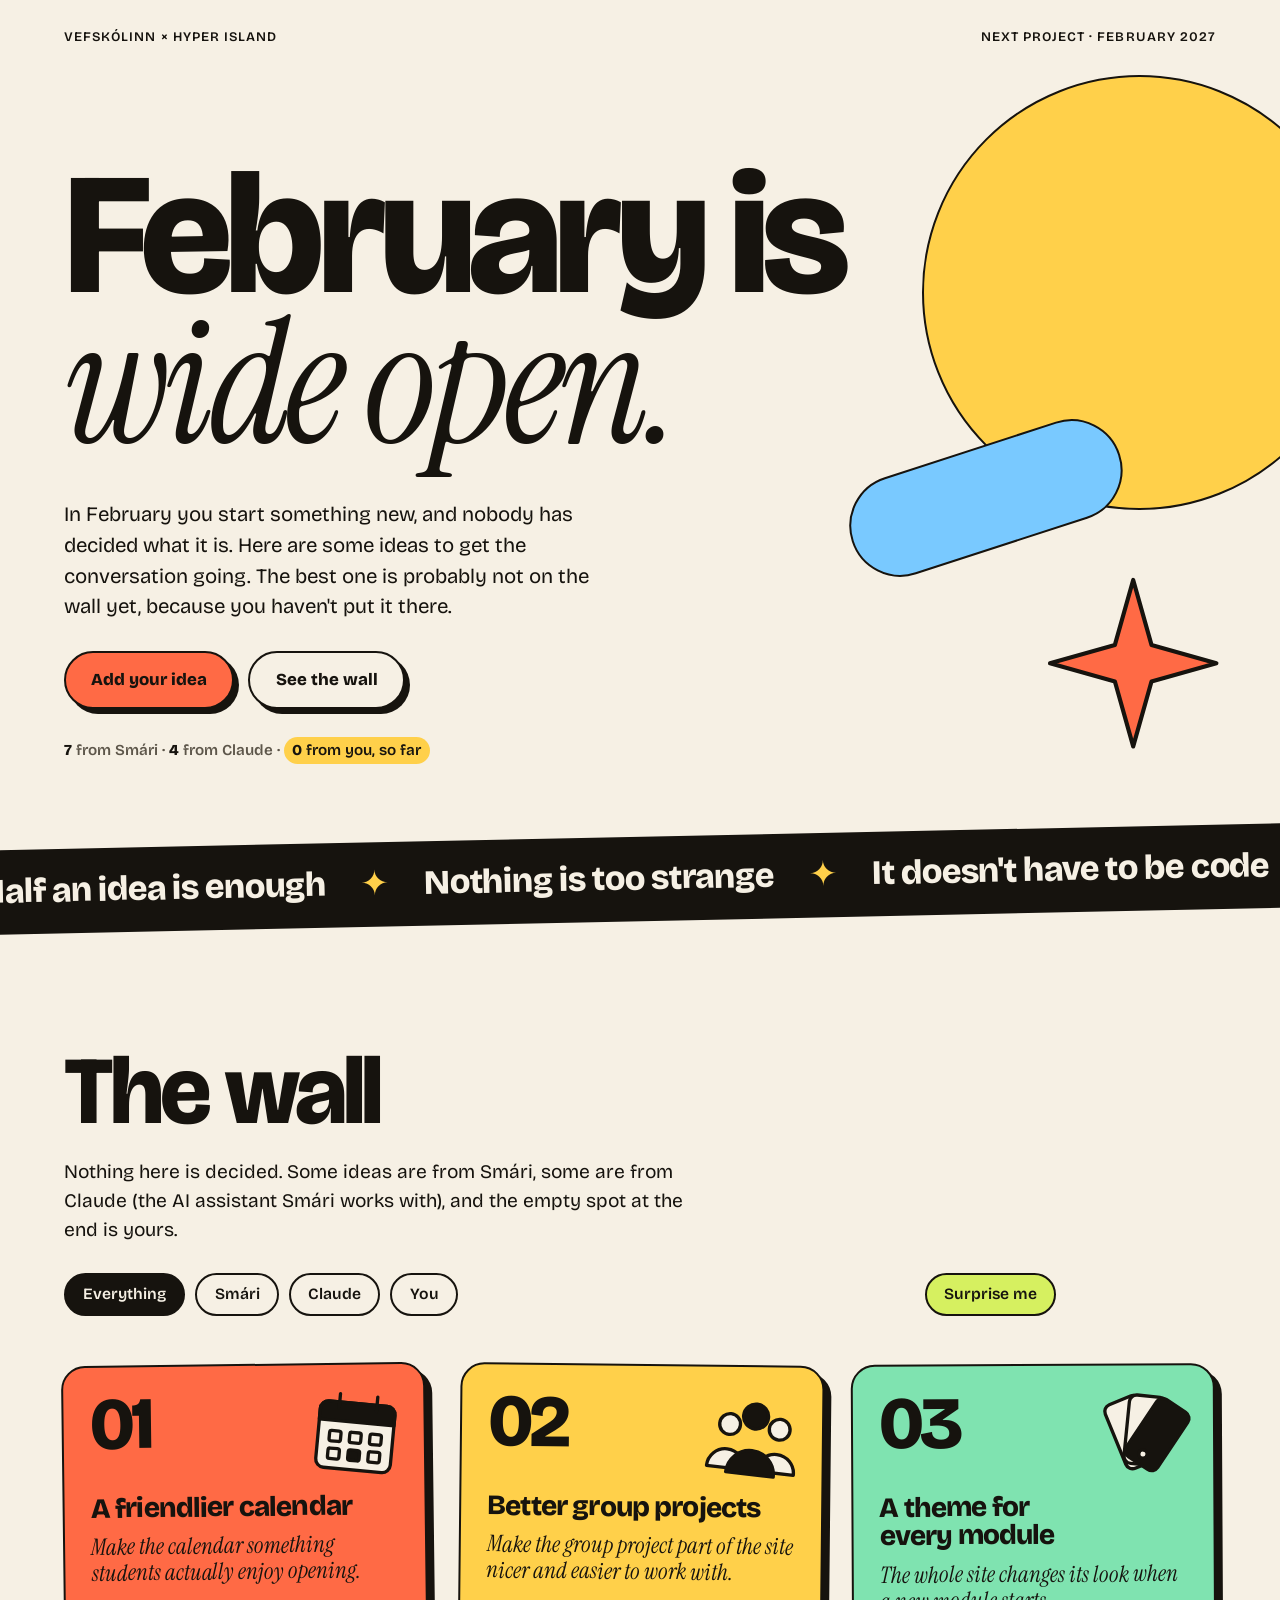
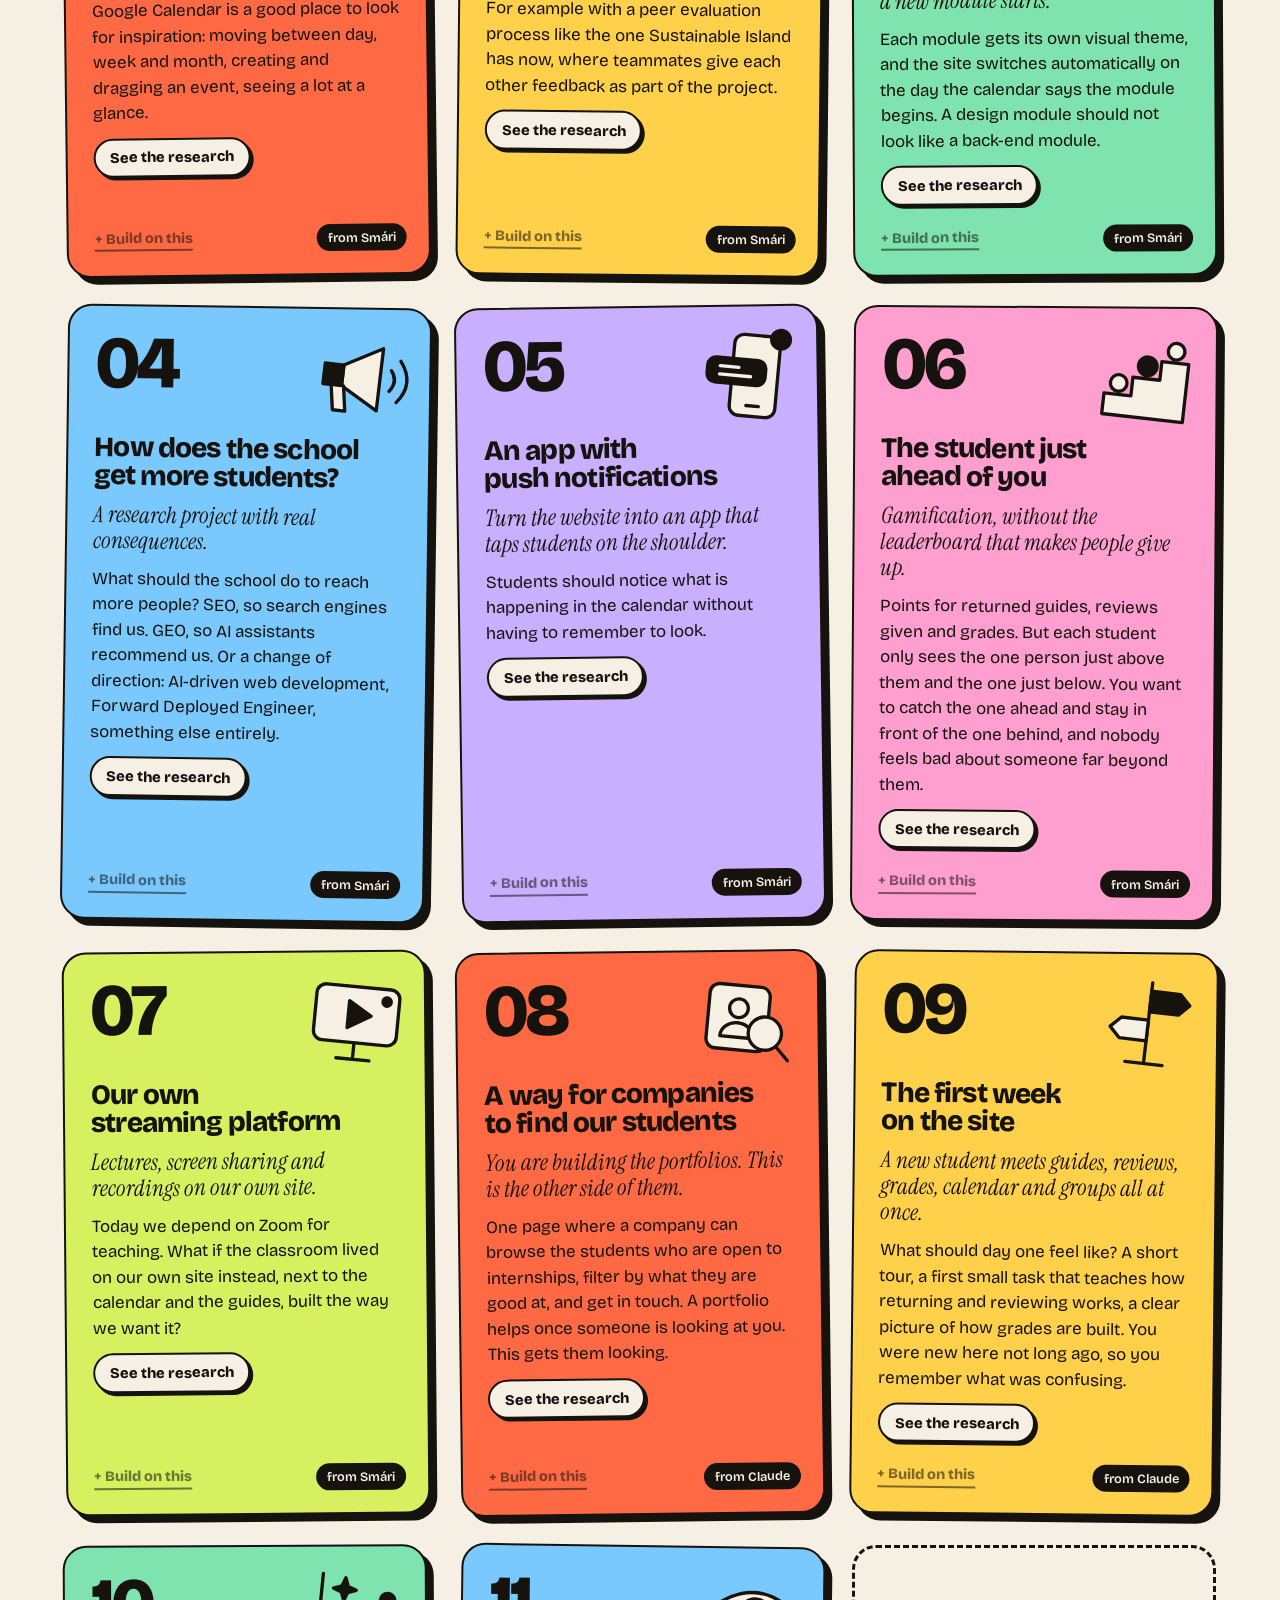
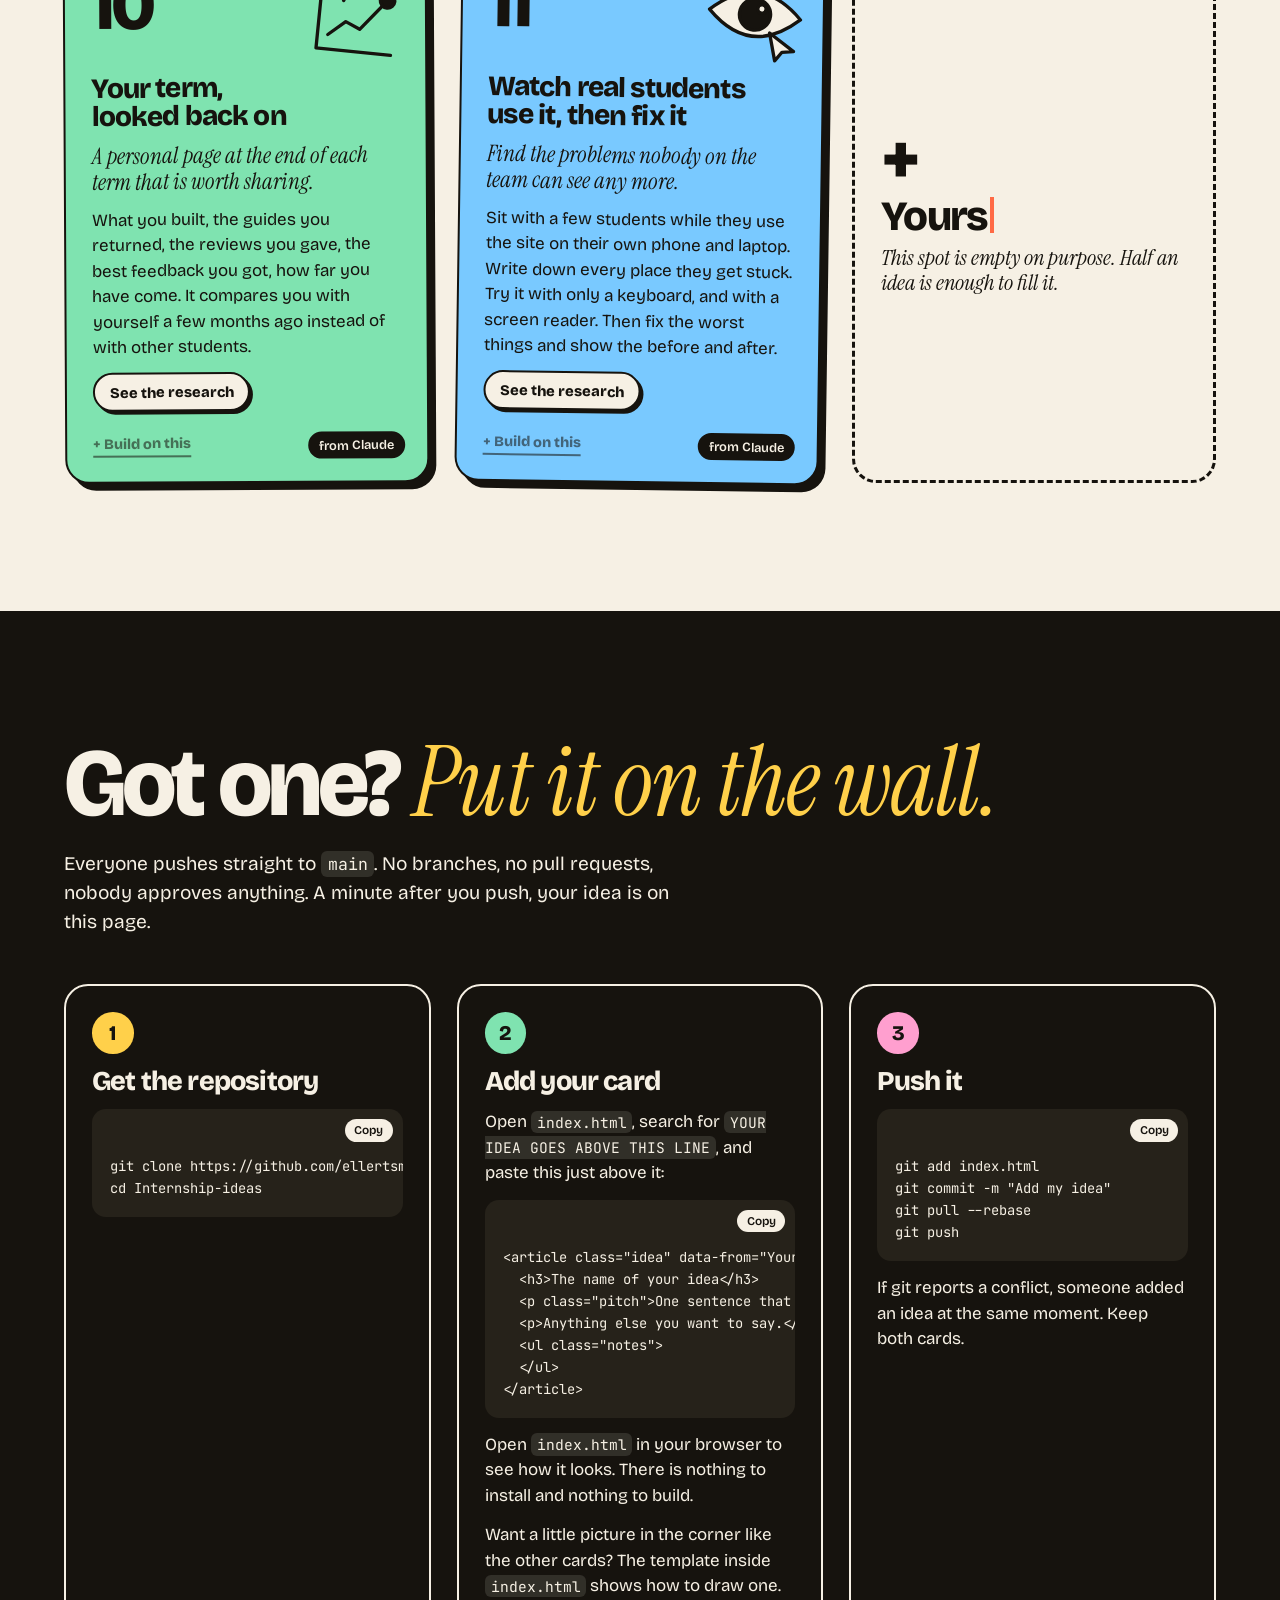
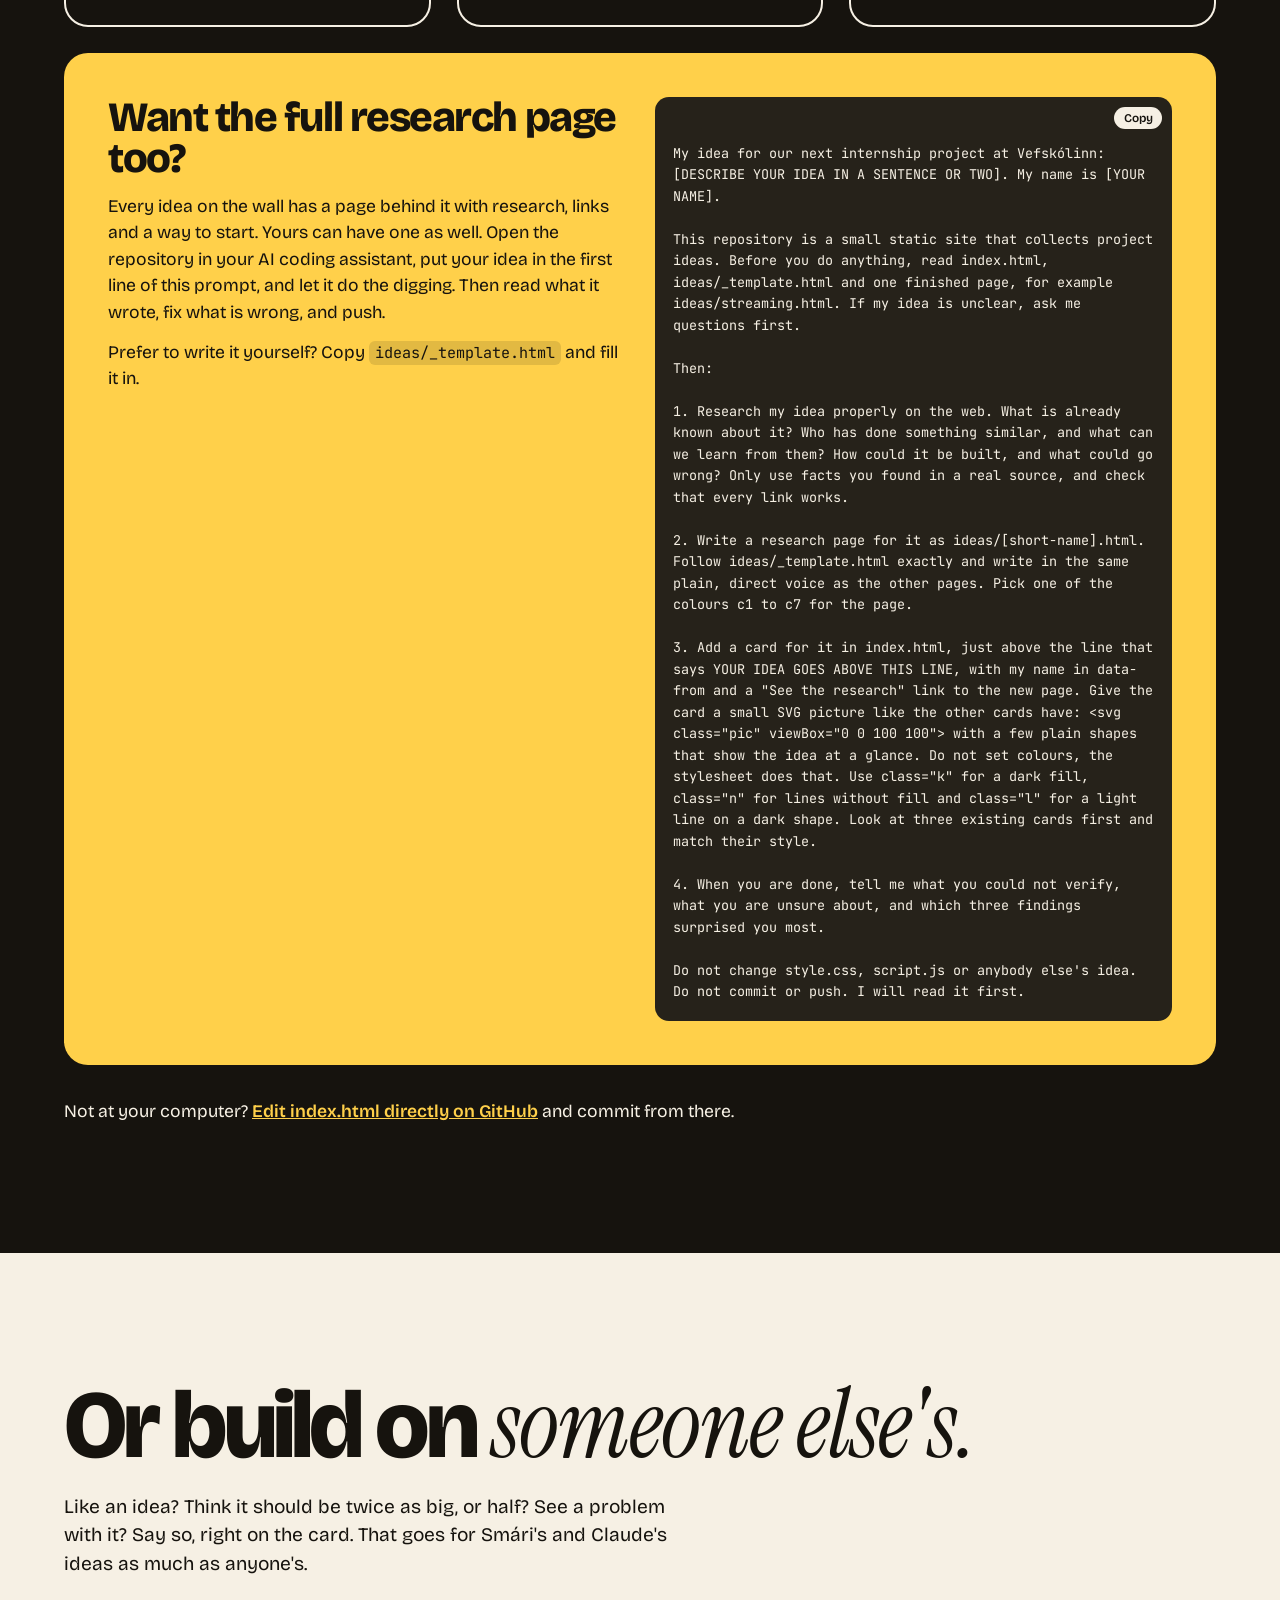
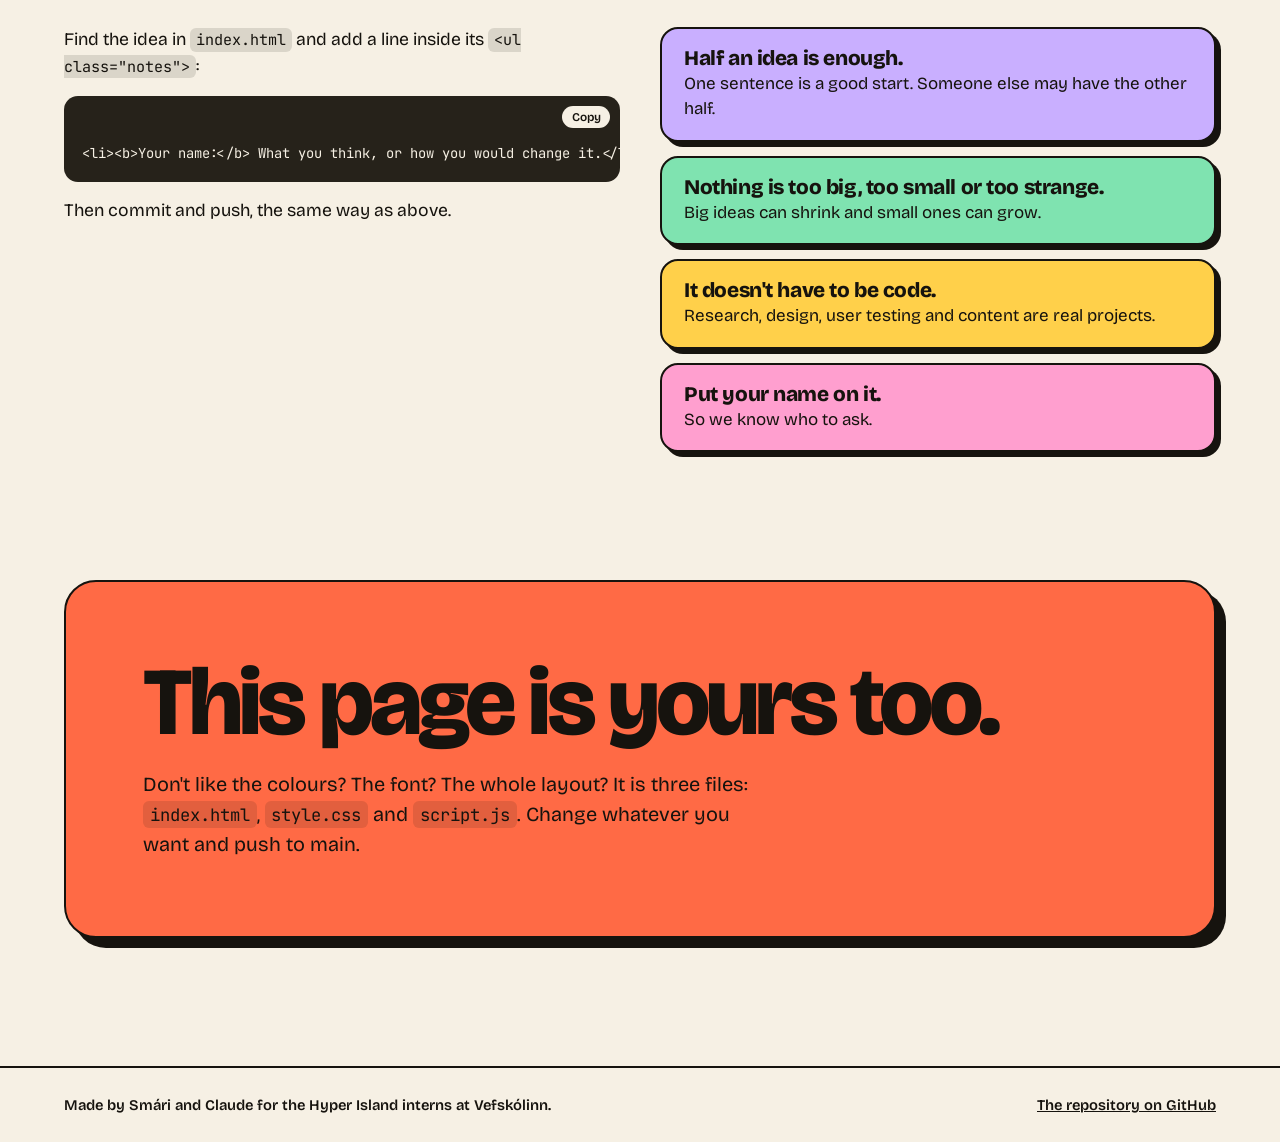
<file: index.html>
<!doctype html>
<html lang="en">
<head>
  <meta charset="utf-8">
  <meta name="viewport" content="width=device-width, initial-scale=1">
  <title>February is wide open</title>
  <meta name="description" content="Ideas for the next internship project at Vefskólinn. Add yours.">
  <link rel="preconnect" href="https://fonts.googleapis.com">
  <link rel="preconnect" href="https://fonts.gstatic.com" crossorigin>
  <link href="https://fonts.googleapis.com/css2?family=Bricolage+Grotesque:opsz,wght@12..96,400;12..96,600;12..96,800&family=Instrument+Serif:ital@1&family=JetBrains+Mono:wght@400;600&display=swap" rel="stylesheet">
  <link rel="stylesheet" href="style.css">
</head>
<body>

<header class="hero">
  <div class="topline">
    <span>Vefskólinn × Hyper Island</span>
    <span>Next project · February 2027</span>
  </div>

  <div class="shape shape-sun" aria-hidden="true"></div>
  <div class="shape shape-pill" aria-hidden="true"></div>
  <svg class="shape shape-star" viewBox="0 0 100 100" aria-hidden="true"><path d="M50 0 L61 39 L100 50 L61 61 L50 100 L39 61 L0 50 L39 39 Z"/></svg>

  <h1>February is <em>wide open.</em></h1>

  <p class="lede">
    In February you start something new, and nobody has decided what it is.
    Here are some ideas to get the conversation going.
    The best one is probably not on the wall yet, because you haven't put it there.
  </p>

  <div class="hero-actions">
    <a class="btn btn-solid" href="#add">Add your idea</a>
    <a class="btn" href="#wall">See the wall</a>
  </div>

  <p class="tally" id="tally"></p>
</header>

<div class="marquee" aria-hidden="true">
  <div class="marquee-track">
    <span>Half an idea is enough</span><i>✦</i>
    <span>Nothing is too strange</span><i>✦</i>
    <span>It doesn't have to be code</span><i>✦</i>
    <span>Steal, remix, disagree</span><i>✦</i>
    <span>Push to main</span><i>✦</i>
    <span>Half an idea is enough</span><i>✦</i>
    <span>Nothing is too strange</span><i>✦</i>
    <span>It doesn't have to be code</span><i>✦</i>
    <span>Steal, remix, disagree</span><i>✦</i>
    <span>Push to main</span><i>✦</i>
  </div>
</div>

<main>

<section class="section" id="wall">
  <div class="section-head">
    <h2>The wall</h2>
    <p>
      Nothing here is decided. Some ideas are from Smári, some are from Claude
      (the AI assistant Smári works with), and the empty spot at the end is yours.
    </p>
    <div class="controls" id="controls" hidden>
      <button class="chip is-on" data-filter="all">Everything</button>
      <button class="chip" data-filter="smari">Smári</button>
      <button class="chip" data-filter="claude">Claude</button>
      <button class="chip" data-filter="you">You</button>
      <button class="chip chip-dice" id="surprise">Surprise me</button>
    </div>
  </div>

  <div class="wall" id="ideas">

    <!--
      ============================================================
      THE IDEAS
      Each idea is one <article class="idea">. To add yours, copy the
      template from the bottom of this list. Colours and numbers
      take care of themselves.
      ============================================================
    -->

    <article class="idea" data-from="Smári">
      <svg class="pic" viewBox="0 0 100 100" aria-hidden="true">
        <rect x="14" y="22" width="72" height="64" rx="8"/>
        <path class="k" d="M14 40V30a8 8 0 0 1 8-8h56a8 8 0 0 1 8 8v10z"/>
        <path class="n" d="M32 14v14M68 14v14"/>
        <rect x="25" y="50" width="11" height="10" rx="2"/><rect x="44.5" y="50" width="11" height="10" rx="2"/><rect x="64" y="50" width="11" height="10" rx="2"/>
        <rect x="25" y="67" width="11" height="10" rx="2"/><rect class="k" x="44.5" y="67" width="11" height="10" rx="2"/><rect x="64" y="67" width="11" height="10" rx="2"/>
      </svg>
      <h3>A friendlier calendar</h3>
      <p class="pitch">Make the calendar something students actually enjoy opening.</p>
      <p>Google Calendar is a good place to look for inspiration: moving between day, week and month, creating and dragging an event, seeing a lot at a glance.</p>
      <ul class="notes">
      </ul>
      <a class="more" href="ideas/calendar.html">See the research</a>
    </article>

    <article class="idea" data-from="Smári">
      <svg class="pic" viewBox="0 0 100 100" aria-hidden="true">
        <circle cx="26" cy="42" r="10"/><path d="M8 84a18 18 0 0 1 36 0z"/>
        <circle cx="74" cy="42" r="10"/><path d="M56 84a18 18 0 0 1 36 0z"/>
        <circle class="k" cx="50" cy="32" r="12"/><path class="k" d="M27 88a23 23 0 0 1 46 0z"/>
      </svg>
      <h3>Better group projects</h3>
      <p class="pitch">Make the group project part of the site nicer and easier to work with.</p>
      <p>For example with a peer evaluation process like the one Sustainable Island has now, where teammates give each other feedback as part of the project.</p>
      <ul class="notes">
      </ul>
      <a class="more" href="ideas/group-projects.html">See the research</a>
    </article>

    <article class="idea" data-from="Smári">
      <svg class="pic" viewBox="0 0 100 100" aria-hidden="true">
        <rect x="32" y="14" width="36" height="66" rx="7" transform="rotate(-28 50 72)"/>
        <rect x="32" y="14" width="36" height="66" rx="7"/>
        <rect class="k" x="32" y="14" width="36" height="66" rx="7" transform="rotate(28 50 72)"/>
        <circle cx="50" cy="70" r="4"/>
      </svg>
      <h3>A theme for every module</h3>
      <p class="pitch">The whole site changes its look when a new module starts.</p>
      <p>Each module gets its own visual theme, and the site switches automatically on the day the calendar says the module begins. A design module should not look like a back-end module.</p>
      <ul class="notes">
      </ul>
      <a class="more" href="ideas/module-themes.html">See the research</a>
    </article>

    <article class="idea" data-from="Smári">
      <svg class="pic" viewBox="0 0 100 100" aria-hidden="true">
        <path d="M32 40l36-20v60L32 60z"/>
        <path class="k" d="M14 40h18v20H14z"/>
        <path d="M22 60l4 24h12l-4-24z"/>
        <path class="n" d="M78 40q8 10 0 20M86 30q16 20 0 40"/>
      </svg>
      <h3>How does the school get more students?</h3>
      <p class="pitch">A research project with real consequences.</p>
      <p>What should the school do to reach more people? SEO, so search engines find us. GEO, so AI assistants recommend us. Or a change of direction: AI-driven web development, Forward Deployed Engineer, something else entirely.</p>
      <ul class="notes">
      </ul>
      <a class="more" href="ideas/more-students.html">See the research</a>
    </article>

    <article class="idea" data-from="Smári">
      <svg class="pic" viewBox="0 0 100 100" aria-hidden="true">
        <rect x="34" y="12" width="44" height="78" rx="9"/>
        <path class="n" d="M50 80h12"/>
        <rect class="k" x="10" y="36" width="56" height="24" rx="8"/>
        <path class="l" d="M22 44h18M22 52h30"/>
        <circle class="k" cx="78" cy="14" r="9"/>
      </svg>
      <h3>An app with push notifications</h3>
      <p class="pitch">Turn the website into an app that taps students on the shoulder.</p>
      <p>Students should notice what is happening in the calendar without having to remember to look.</p>
      <ul class="notes">
      </ul>
      <a class="more" href="ideas/push-app.html">See the research</a>
    </article>

    <article class="idea" data-from="Smári">
      <svg class="pic" viewBox="0 0 100 100" aria-hidden="true">
        <path d="M10 90V70h26V52h26V34h26v56z"/>
        <circle cx="23" cy="59" r="8"/>
        <circle class="k" cx="49" cy="40" r="9"/>
        <circle cx="75" cy="23" r="8"/>
      </svg>
      <h3>The student just ahead of you</h3>
      <p class="pitch">Gamification, without the leaderboard that makes people give up.</p>
      <p>Points for returned guides, reviews given and grades. But each student only sees the one person just above them and the one just below. You want to catch the one ahead and stay in front of the one behind, and nobody feels bad about someone far beyond them.</p>
      <ul class="notes">
      </ul>
      <a class="more" href="ideas/gamification.html">See the research</a>
    </article>

    <article class="idea" data-from="Smári">
      <svg class="pic" viewBox="0 0 100 100" aria-hidden="true">
        <rect x="10" y="18" width="80" height="54" rx="9"/>
        <path class="k" d="M42 32l22 13-22 13z"/>
        <path class="n" d="M50 72v14M34 88h32"/>
        <circle class="k" cx="78" cy="30" r="4"/>
      </svg>
      <h3>Our own streaming platform</h3>
      <p class="pitch">Lectures, screen sharing and recordings on our own site.</p>
      <p>Today we depend on Zoom for teaching. What if the classroom lived on our own site instead, next to the calendar and the guides, built the way we want it?</p>
      <ul class="notes">
      </ul>
      <a class="more" href="ideas/streaming.html">See the research</a>
    </article>

    <article class="idea" data-from="Claude">
      <svg class="pic" viewBox="0 0 100 100" aria-hidden="true">
        <rect x="10" y="18" width="58" height="62" rx="9"/>
        <circle cx="39" cy="40" r="9"/>
        <path d="M23 68a16 14 0 0 1 32 0z"/>
        <circle cx="66" cy="62" r="16"/>
        <path class="n" d="M78 74l12 12" stroke-width="7"/>
      </svg>
      <h3>A way for companies to find our students</h3>
      <p class="pitch">You are building the portfolios. This is the other side of them.</p>
      <p>One page where a company can browse the students who are open to internships, filter by what they are good at, and get in touch. A portfolio helps once someone is looking at you. This gets them looking.</p>
      <ul class="notes">
      </ul>
      <a class="more" href="ideas/find-our-students.html">See the research</a>
    </article>

    <article class="idea" data-from="Claude">
      <svg class="pic" viewBox="0 0 100 100" aria-hidden="true">
        <path class="n" d="M50 12v76M32 90h36"/>
        <path class="k" d="M50 20h28l10 10-10 10H50z"/>
        <path d="M50 48H24L14 58l10 10h26z"/>
      </svg>
      <h3>The first week on the site</h3>
      <p class="pitch">A new student meets guides, reviews, grades, calendar and groups all at once.</p>
      <p>What should day one feel like? A short tour, a first small task that teaches how returning and reviewing works, a clear picture of how grades are built. You were new here not long ago, so you remember what was confusing.</p>
      <ul class="notes">
      </ul>
      <a class="more" href="ideas/first-week.html">See the research</a>
    </article>

    <article class="idea" data-from="Claude">
      <svg class="pic" viewBox="0 0 100 100" aria-hidden="true">
        <path class="n" d="M14 14v72h72"/>
        <path class="n" d="M24 72l16-14 14 6 24-30"/>
        <circle class="k" cx="78" cy="34" r="7"/>
        <path class="k" d="M36 16l3 8 8 3-8 3-3 8-3-8-8-3 8-3z"/>
      </svg>
      <h3>Your term, looked back on</h3>
      <p class="pitch">A personal page at the end of each term that is worth sharing.</p>
      <p>What you built, the guides you returned, the reviews you gave, the best feedback you got, how far you have come. It compares you with yourself a few months ago instead of with other students.</p>
      <ul class="notes">
      </ul>
      <a class="more" href="ideas/term-recap.html">See the research</a>
    </article>

    <article class="idea" data-from="Claude">
      <svg class="pic" viewBox="0 0 100 100" aria-hidden="true">
        <path d="M6 48q44-42 88 0q-44 42-88 0z"/>
        <circle class="k" cx="50" cy="48" r="15"/>
        <circle cx="56" cy="42" r="4"/>
        <path d="M66 64l8 26 6-9 11-2z"/>
      </svg>
      <h3>Watch real students use it, then fix it</h3>
      <p class="pitch">Find the problems nobody on the team can see any more.</p>
      <p>Sit with a few students while they use the site on their own phone and laptop. Write down every place they get stuck. Try it with only a keyboard, and with a screen reader. Then fix the worst things and show the before and after.</p>
      <ul class="notes">
      </ul>
      <a class="more" href="ideas/user-testing.html">See the research</a>
    </article>

    <!--
      ✦ TEMPLATE: copy from <article> to </article>, paste it just above
        the marker line further down, and fill it in.

    <article class="idea" data-from="Your name">
      <svg class="pic" viewBox="0 0 100 100" aria-hidden="true">
        <circle cx="50" cy="50" r="30"/>
        <path class="k" d="M50 30l6 14 14 6-14 6-6 14-6-14-14-6 14-6z"/>
      </svg>
      <h3>The name of your idea</h3>
      <p class="pitch">One sentence that makes people curious.</p>
      <p>Anything else you want to say. Who is it for? Why would it be good?</p>
      <ul class="notes">
      </ul>
    </article>

      The <svg class="pic"> is the little picture in the corner. It is optional.
      Draw with plain shapes on a 100 by 100 canvas. The stylesheet gives every
      shape a dark outline and a light fill. Add class="k" for a dark fill,
      class="n" for no fill (lines), class="l" for a light line on a dark shape.

      Made a research page for it in ideas/? Link to it with this line,
      just before </article>:
      <a class="more" href="ideas/my-idea.html">See the research</a>

    -->

    <!-- ✦ YOUR IDEA GOES ABOVE THIS LINE ✦ -->

    <a class="yours" href="#add">
      <span class="yours-plus" aria-hidden="true">+</span>
      <span class="yours-title">Yours<span class="cursor" aria-hidden="true"></span></span>
      <span class="yours-text">This spot is empty on purpose. Half an idea is enough to fill it.</span>
    </a>

  </div>
</section>

<section class="section dark" id="add">
  <div class="section-head">
    <h2>Got one? <em>Put it on the wall.</em></h2>
    <p>
      Everyone pushes straight to <code>main</code>. No branches, no pull requests,
      nobody approves anything. A minute after you push, your idea is on this page.
    </p>
  </div>

  <ol class="steps">
    <li>
      <h3>Get the repository</h3>
      <pre><code>git clone https://github.com/ellertsmari/Internship-ideas.git
cd Internship-ideas</code></pre>
    </li>
    <li>
      <h3>Add your card</h3>
      <p>Open <code>index.html</code>, search for <code>YOUR IDEA GOES ABOVE THIS LINE</code>, and paste this just above it:</p>
      <pre><code>&lt;article class="idea" data-from="Your name"&gt;
  &lt;h3&gt;The name of your idea&lt;/h3&gt;
  &lt;p class="pitch"&gt;One sentence that makes people curious.&lt;/p&gt;
  &lt;p&gt;Anything else you want to say.&lt;/p&gt;
  &lt;ul class="notes"&gt;
  &lt;/ul&gt;
&lt;/article&gt;</code></pre>
      <p>Open <code>index.html</code> in your browser to see how it looks. There is nothing to install and nothing to build.</p>
      <p>Want a little picture in the corner like the other cards? The template inside <code>index.html</code> shows how to draw one.</p>
    </li>
    <li>
      <h3>Push it</h3>
      <pre><code>git add index.html
git commit -m "Add my idea"
git pull --rebase
git push</code></pre>
      <p>If git reports a conflict, someone added an idea at the same moment. Keep both cards.</p>
    </li>
  </ol>

  <div class="prompt-box" id="prompt">
    <div>
      <h3>Want the full research page too?</h3>
      <p>
        Every idea on the wall has a page behind it with research, links and a way to start.
        Yours can have one as well. Open the repository in your AI coding assistant,
        put your idea in the first line of this prompt, and let it do the digging.
        Then read what it wrote, fix what is wrong, and push.
      </p>
      <p>
        Prefer to write it yourself? Copy <code>ideas/_template.html</code> and fill it in.
      </p>
    </div>
    <pre class="prompt"><code>My idea for our next internship project at Vefskólinn: [DESCRIBE YOUR IDEA IN A SENTENCE OR TWO]. My name is [YOUR NAME].

This repository is a small static site that collects project ideas. Before you do anything, read index.html, ideas/_template.html and one finished page, for example ideas/streaming.html. If my idea is unclear, ask me questions first.

Then:

1. Research my idea properly on the web. What is already known about it? Who has done something similar, and what can we learn from them? How could it be built, and what could go wrong? Only use facts you found in a real source, and check that every link works.

2. Write a research page for it as ideas/[short-name].html. Follow ideas/_template.html exactly and write in the same plain, direct voice as the other pages. Pick one of the colours c1 to c7 for the page.

3. Add a card for it in index.html, just above the line that says YOUR IDEA GOES ABOVE THIS LINE, with my name in data-from and a "See the research" link to the new page. Give the card a small SVG picture like the other cards have: &lt;svg class="pic" viewBox="0 0 100 100"&gt; with a few plain shapes that show the idea at a glance. Do not set colours, the stylesheet does that. Use class="k" for a dark fill, class="n" for lines without fill and class="l" for a light line on a dark shape. Look at three existing cards first and match their style.

4. When you are done, tell me what you could not verify, what you are unsure about, and which three findings surprised you most.

Do not change style.css, script.js or anybody else's idea. Do not commit or push. I will read it first.</code></pre>
  </div>

  <p class="aside">
    Not at your computer?
    <a href="https://github.com/ellertsmari/Internship-ideas/edit/main/index.html">Edit index.html directly on GitHub</a>
    and commit from there.
  </p>
</section>

<section class="section" id="build">
  <div class="section-head">
    <h2>Or build on <em>someone else's.</em></h2>
    <p>
      Like an idea? Think it should be twice as big, or half? See a problem with it?
      Say so, right on the card. That goes for Smári's and Claude's ideas as much as anyone's.
    </p>
  </div>

  <div class="build">
    <div>
      <p>Find the idea in <code>index.html</code> and add a line inside its <code>&lt;ul class="notes"&gt;</code>:</p>
      <pre><code>&lt;li&gt;&lt;b&gt;Your name:&lt;/b&gt; What you think, or how you would change it.&lt;/li&gt;</code></pre>
      <p>Then commit and push, the same way as above.</p>
    </div>
    <ul class="rules">
      <li><strong>Half an idea is enough.</strong> One sentence is a good start. Someone else may have the other half.</li>
      <li><strong>Nothing is too big, too small or too strange.</strong> Big ideas can shrink and small ones can grow.</li>
      <li><strong>It doesn't have to be code.</strong> Research, design, user testing and content are real projects.</li>
      <li><strong>Put your name on it.</strong> So we know who to ask.</li>
    </ul>
  </div>
</section>

<section class="section yoursite">
  <h2>This page is yours too.</h2>
  <p>
    Don't like the colours? The font? The whole layout? It is three files:
    <code>index.html</code>, <code>style.css</code> and <code>script.js</code>.
    Change whatever you want and push to main.
  </p>
</section>

</main>

<footer class="footer">
  <span>Made by Smári and Claude for the Hyper Island interns at Vefskólinn.</span>
  <a href="https://github.com/ellertsmari/Internship-ideas">The repository on GitHub</a>
</footer>

<script src="script.js"></script>
</body>
</html>
</file>
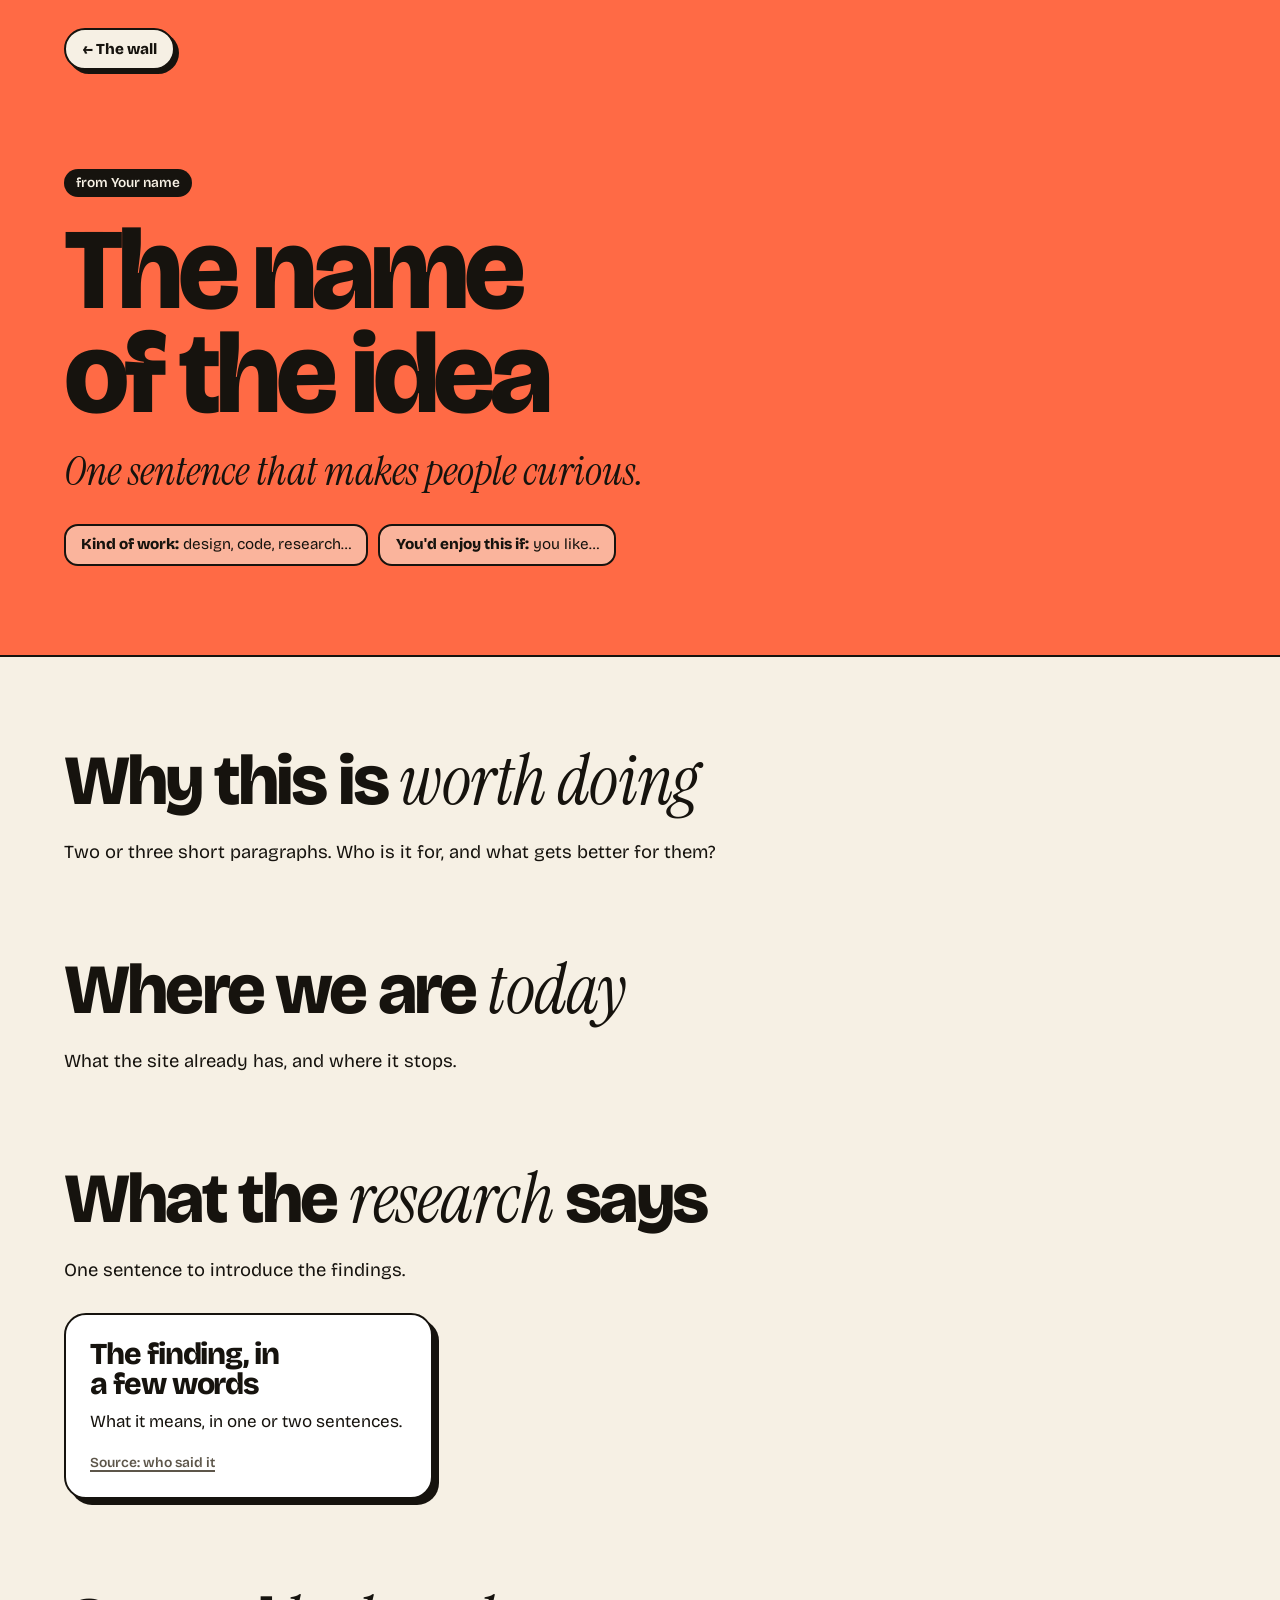
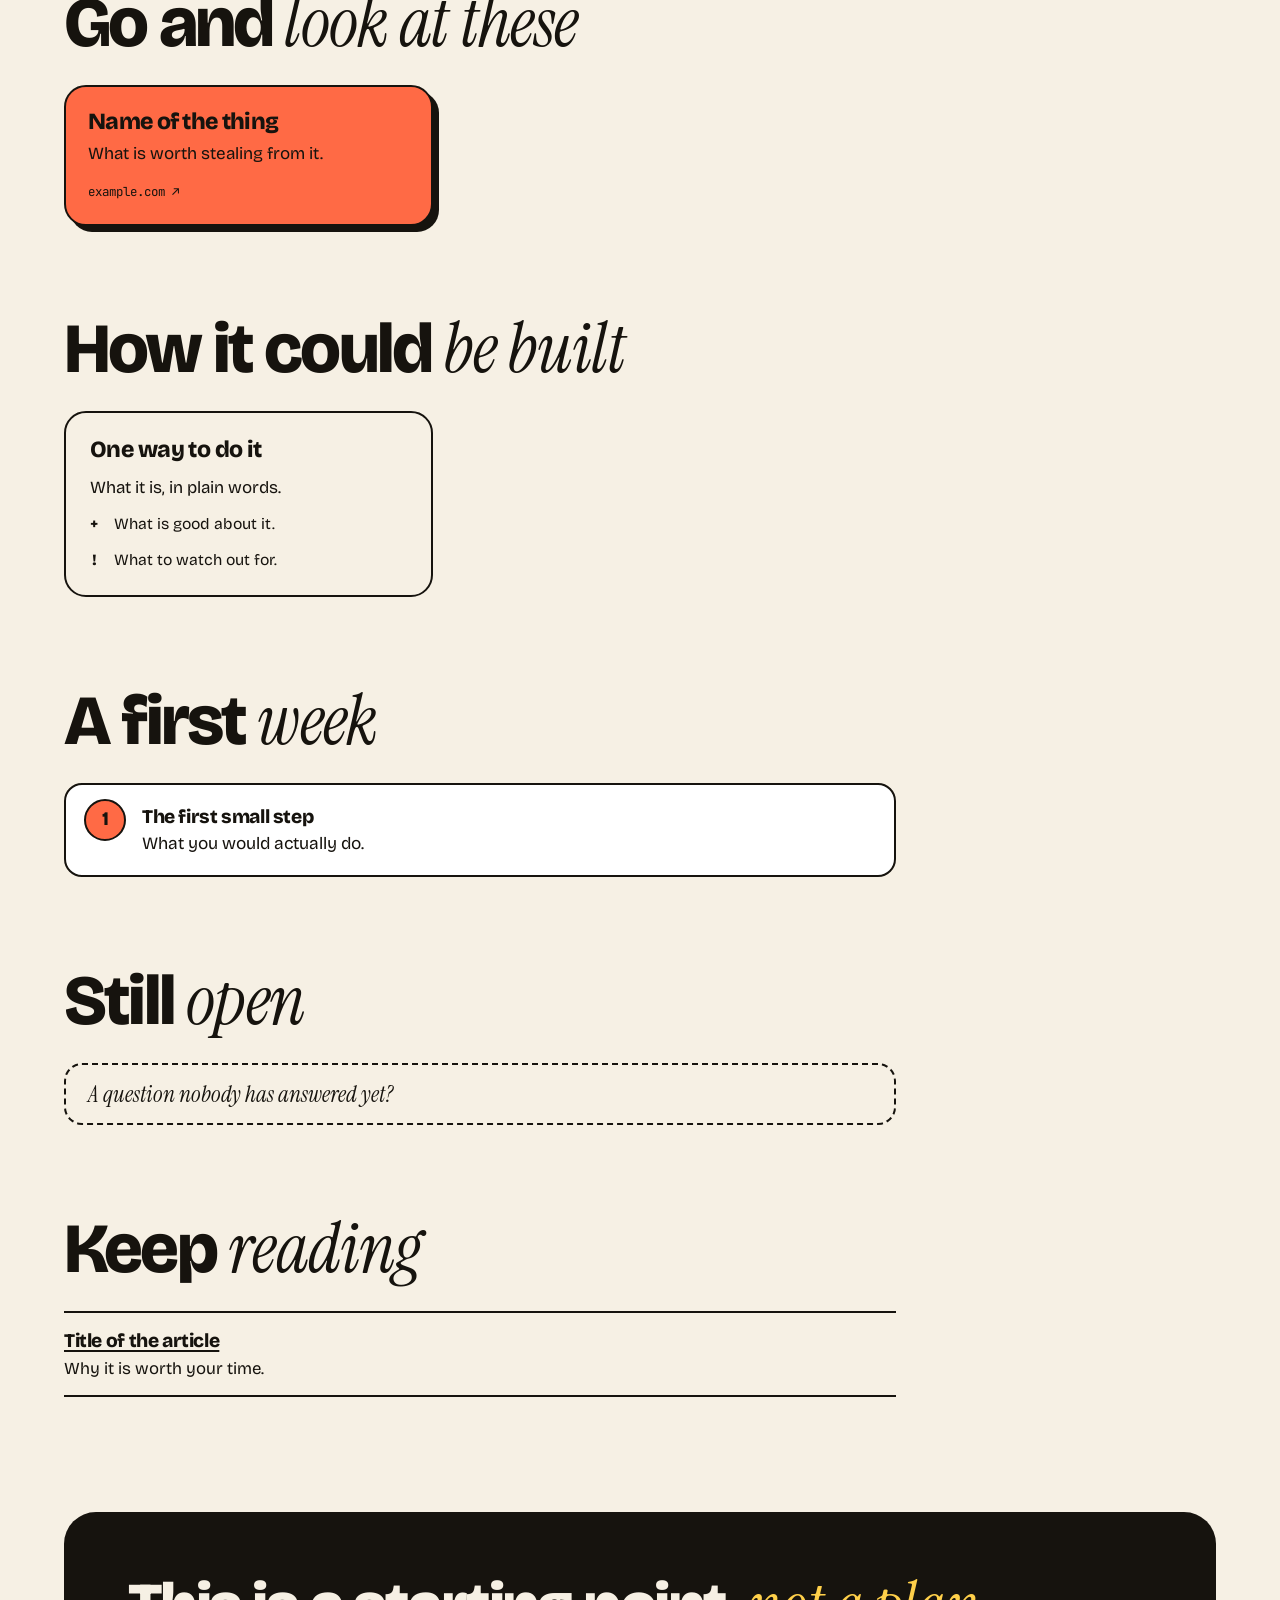
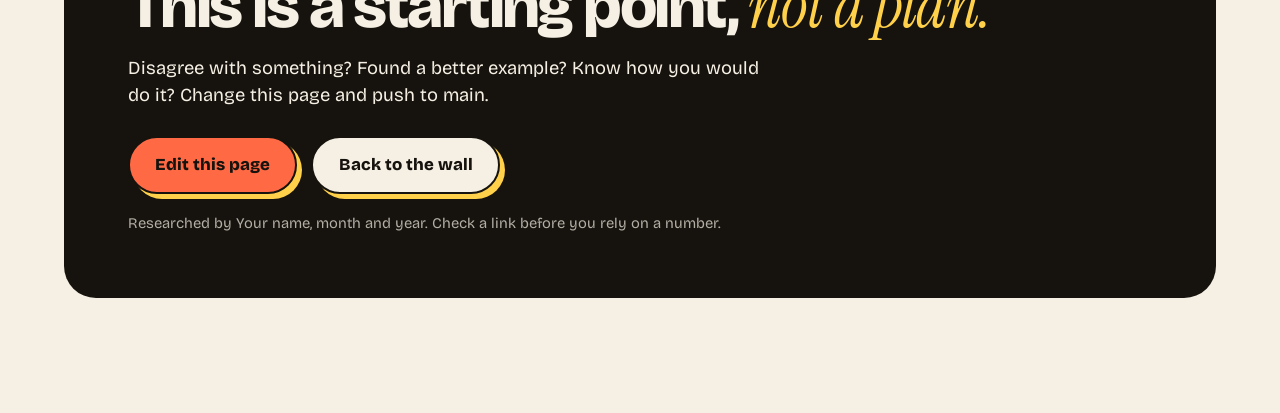
<file: ideas/_template.html>
<!doctype html>
<html lang="en">
<head>
  <meta charset="utf-8">
  <meta name="viewport" content="width=device-width, initial-scale=1">
  <title>THE NAME OF THE IDEA · February is wide open</title>
  <link rel="preconnect" href="https://fonts.googleapis.com">
  <link rel="preconnect" href="https://fonts.gstatic.com" crossorigin>
  <link href="https://fonts.googleapis.com/css2?family=Bricolage+Grotesque:opsz,wght@12..96,400;12..96,600;12..96,800&family=Instrument+Serif:ital@1&family=JetBrains+Mono:wght@400;600&display=swap" rel="stylesheet">
  <link rel="stylesheet" href="../style.css">
</head>

<!--
  A RESEARCH PAGE FOR ONE IDEA

  Copy this file, rename it (for example ideas/my-idea.html), and fill it in.
  Pick a colour for the page with -c1 to -c7 in the body tag below.
  Every section is optional. Delete the ones you don't need, add your own.
  Then link to it from your card in index.html:
      <a class="more" href="ideas/my-idea.html">See the research</a>
-->

<body class="page" style="--c: var(--c1)">

<header class="page-hero">
  <a class="back" href="../index.html#wall">← The wall</a>
  <p class="from">from Your name</p>
  <h1>The name of the idea</h1>
  <p class="pitch">One sentence that makes people curious.</p>
  <ul class="glance">
    <li><b>Kind of work:</b> design, code, research…</li>
    <li><b>You'd enjoy this if:</b> you like…</li>
  </ul>
</header>

<main class="page-main">

  <section>
    <h2>Why this is <em>worth doing</em></h2>
    <p>Two or three short paragraphs. Who is it for, and what gets better for them?</p>
  </section>

  <section>
    <h2>Where we are <em>today</em></h2>
    <p>What the site already has, and where it stops.</p>
  </section>

  <section>
    <h2>What the <em>research</em> says</h2>
    <p>One sentence to introduce the findings.</p>
    <div class="facts">
      <article class="fact">
        <strong>The finding, in a few words</strong>
        <p>What it means, in one or two sentences.</p>
        <a class="source" href="https://example.com">Source: who said it</a>
      </article>
    </div>
  </section>

  <section>
    <h2>Go and <em>look at these</em></h2>
    <div class="inspo">
      <a class="inspo-card" href="https://example.com">
        <strong>Name of the thing</strong>
        <span>What is worth stealing from it.</span>
        <small>example.com</small>
      </a>
    </div>
  </section>

  <section>
    <h2>How it could <em>be built</em></h2>
    <div class="options">
      <article class="option">
        <h3>One way to do it</h3>
        <p>What it is, in plain words.</p>
        <p class="good">What is good about it.</p>
        <p class="watch">What to watch out for.</p>
      </article>
    </div>
  </section>

  <section>
    <h2>A first <em>week</em></h2>
    <ol class="plan">
      <li><strong>The first small step</strong> What you would actually do.</li>
    </ol>
  </section>

  <section>
    <h2>Still <em>open</em></h2>
    <ul class="questions">
      <li>A question nobody has answered yet?</li>
    </ul>
  </section>

  <section>
    <h2>Keep <em>reading</em></h2>
    <ul class="links">
      <li><a href="https://example.com">Title of the article</a> Why it is worth your time.</li>
    </ul>
  </section>

</main>

<section class="page-cta">
  <h2>This is a starting point, <em>not a plan.</em></h2>
  <p>Disagree with something? Found a better example? Know how you would do it? Change this page and push to main.</p>
  <div class="hero-actions">
    <a class="btn btn-solid" href="https://github.com/ellertsmari/Internship-ideas/edit/main/ideas/_template.html">Edit this page</a>
    <a class="btn" href="../index.html#wall">Back to the wall</a>
  </div>
  <p class="note">Researched by Your name, month and year. Check a link before you rely on a number.</p>
</section>

</body>
</html>
</file>
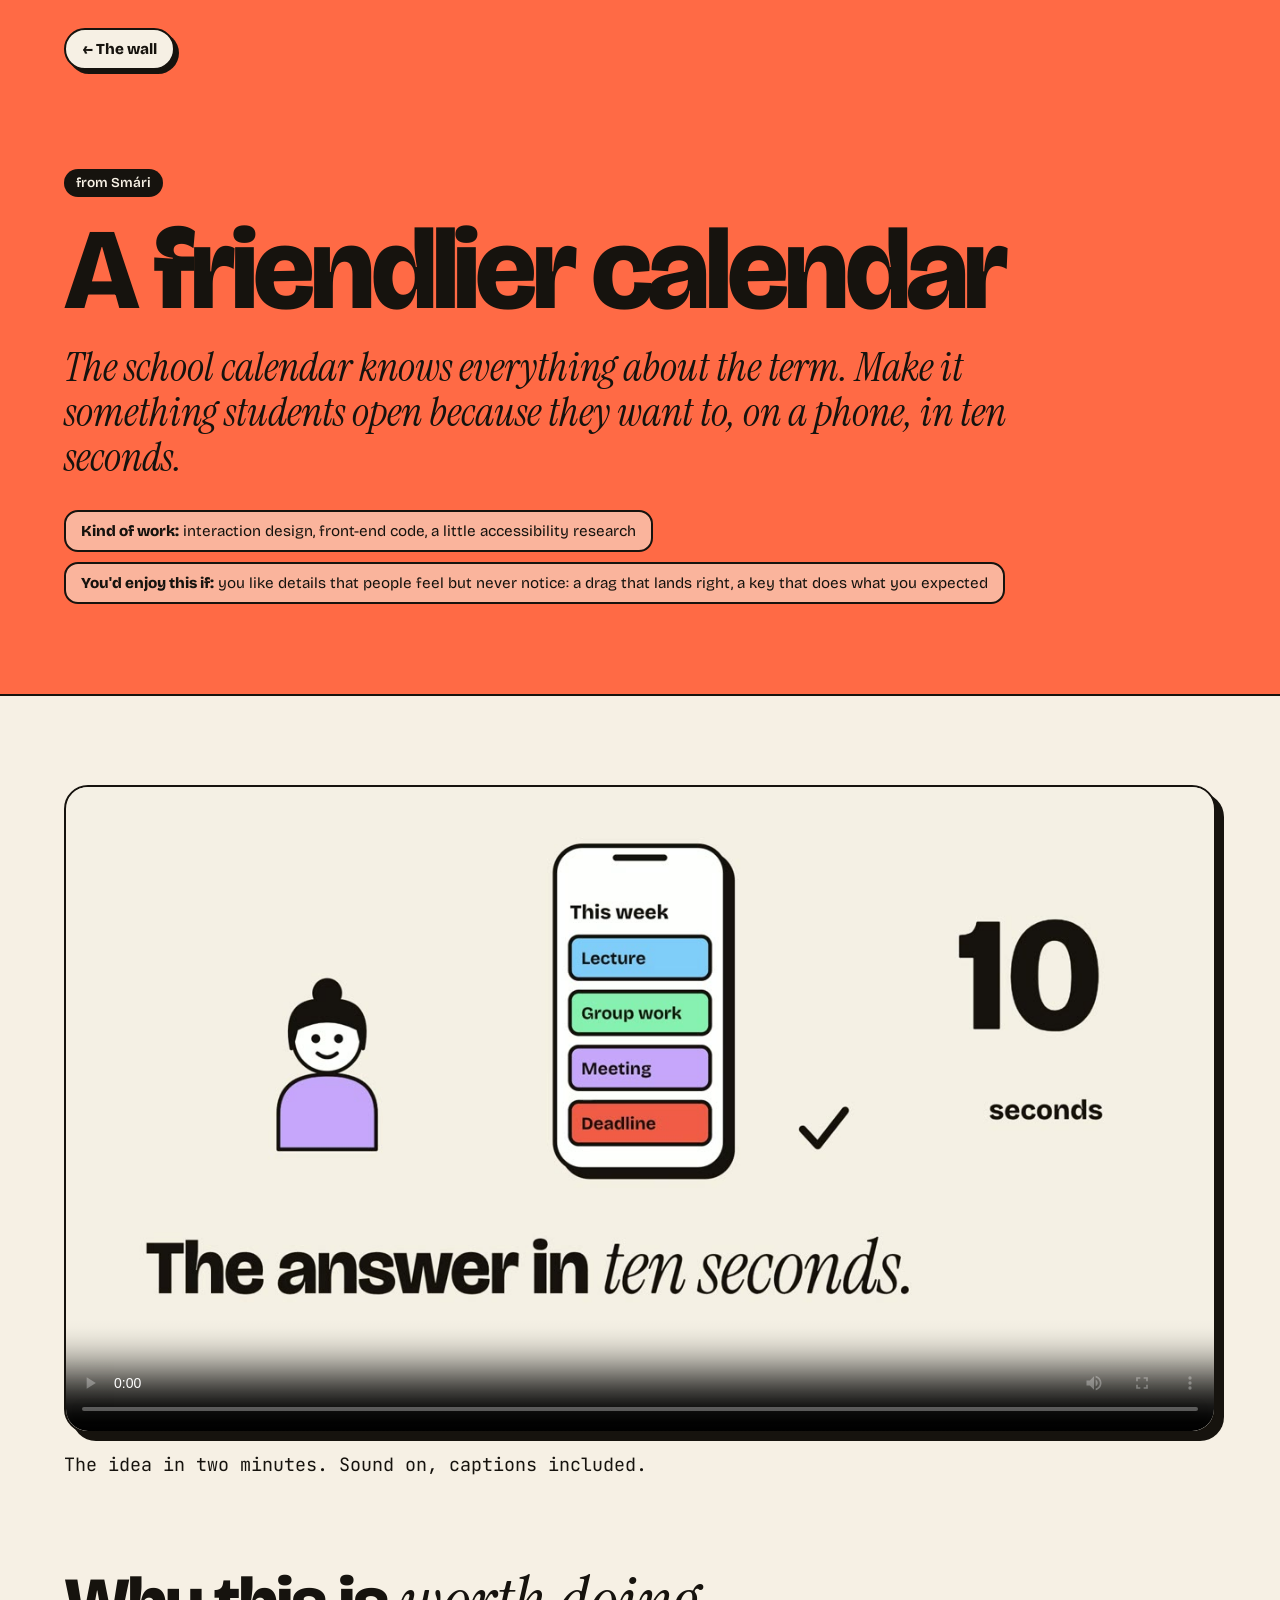
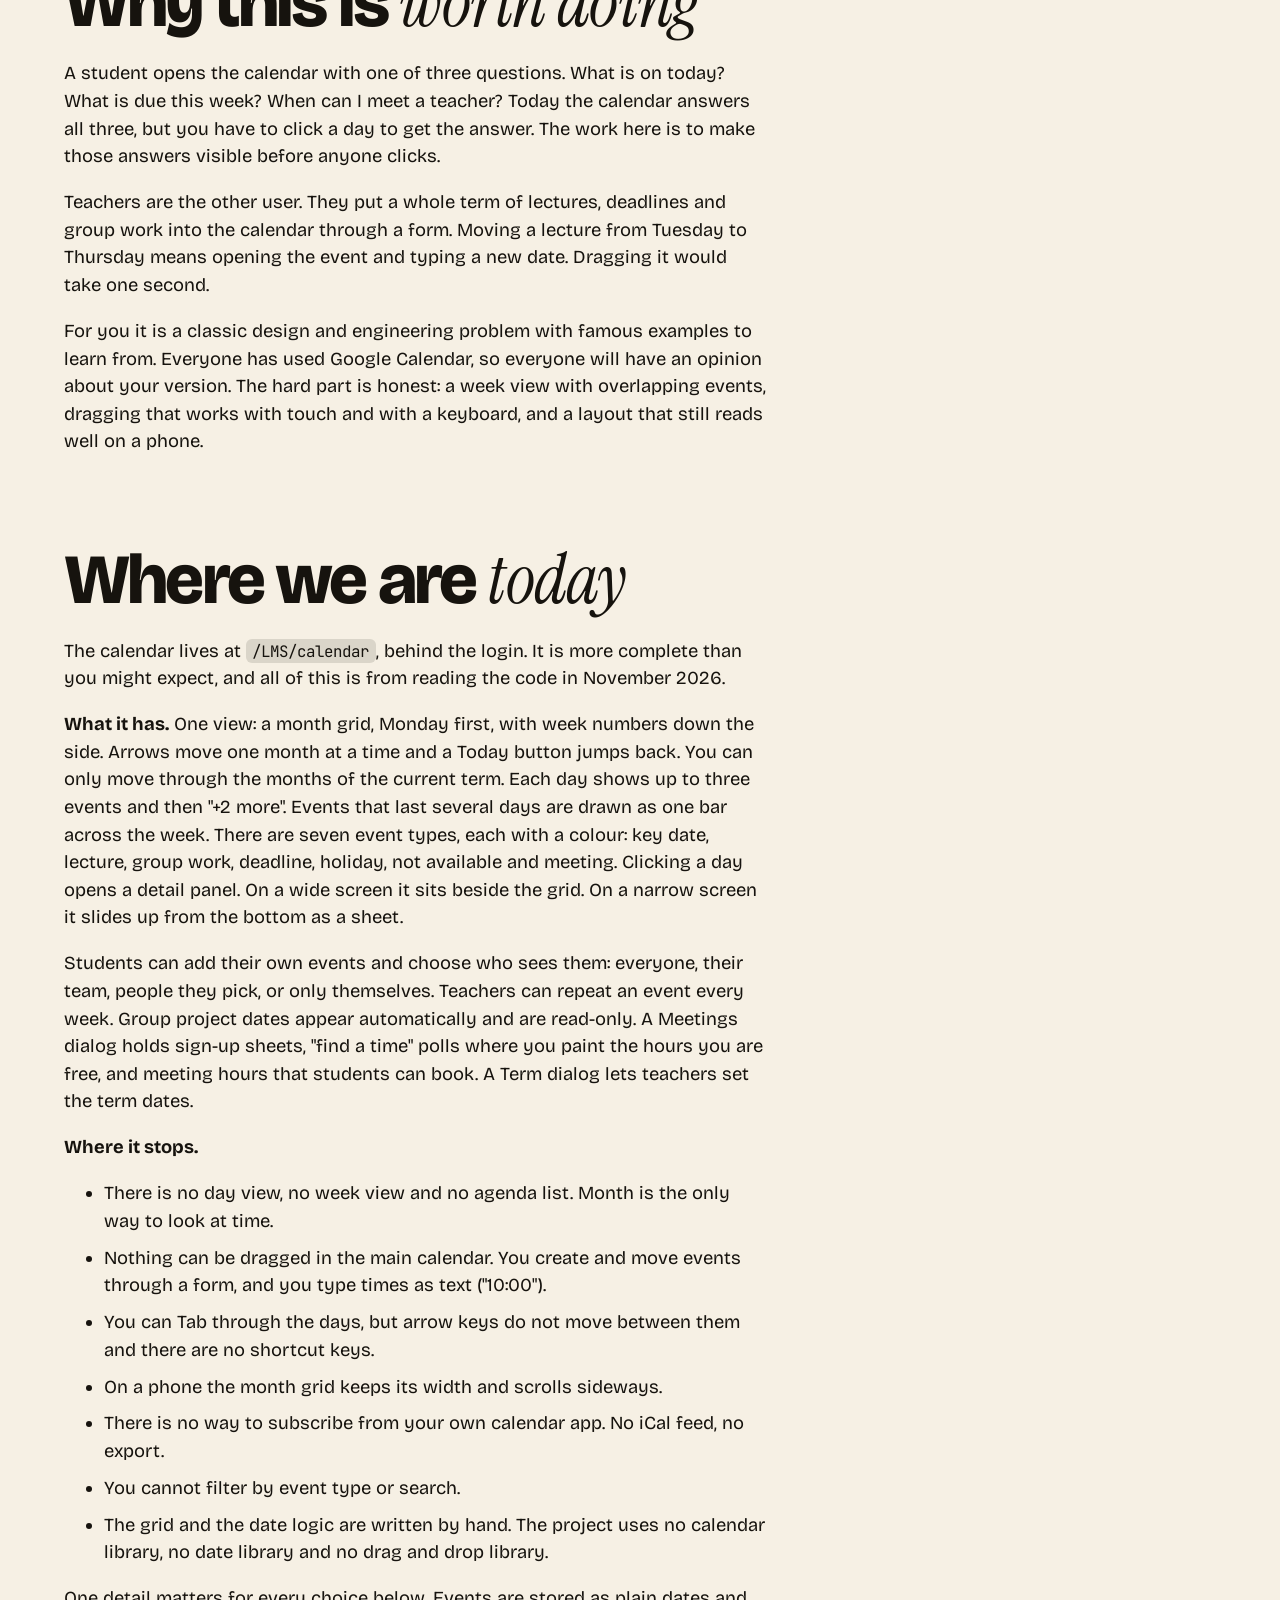
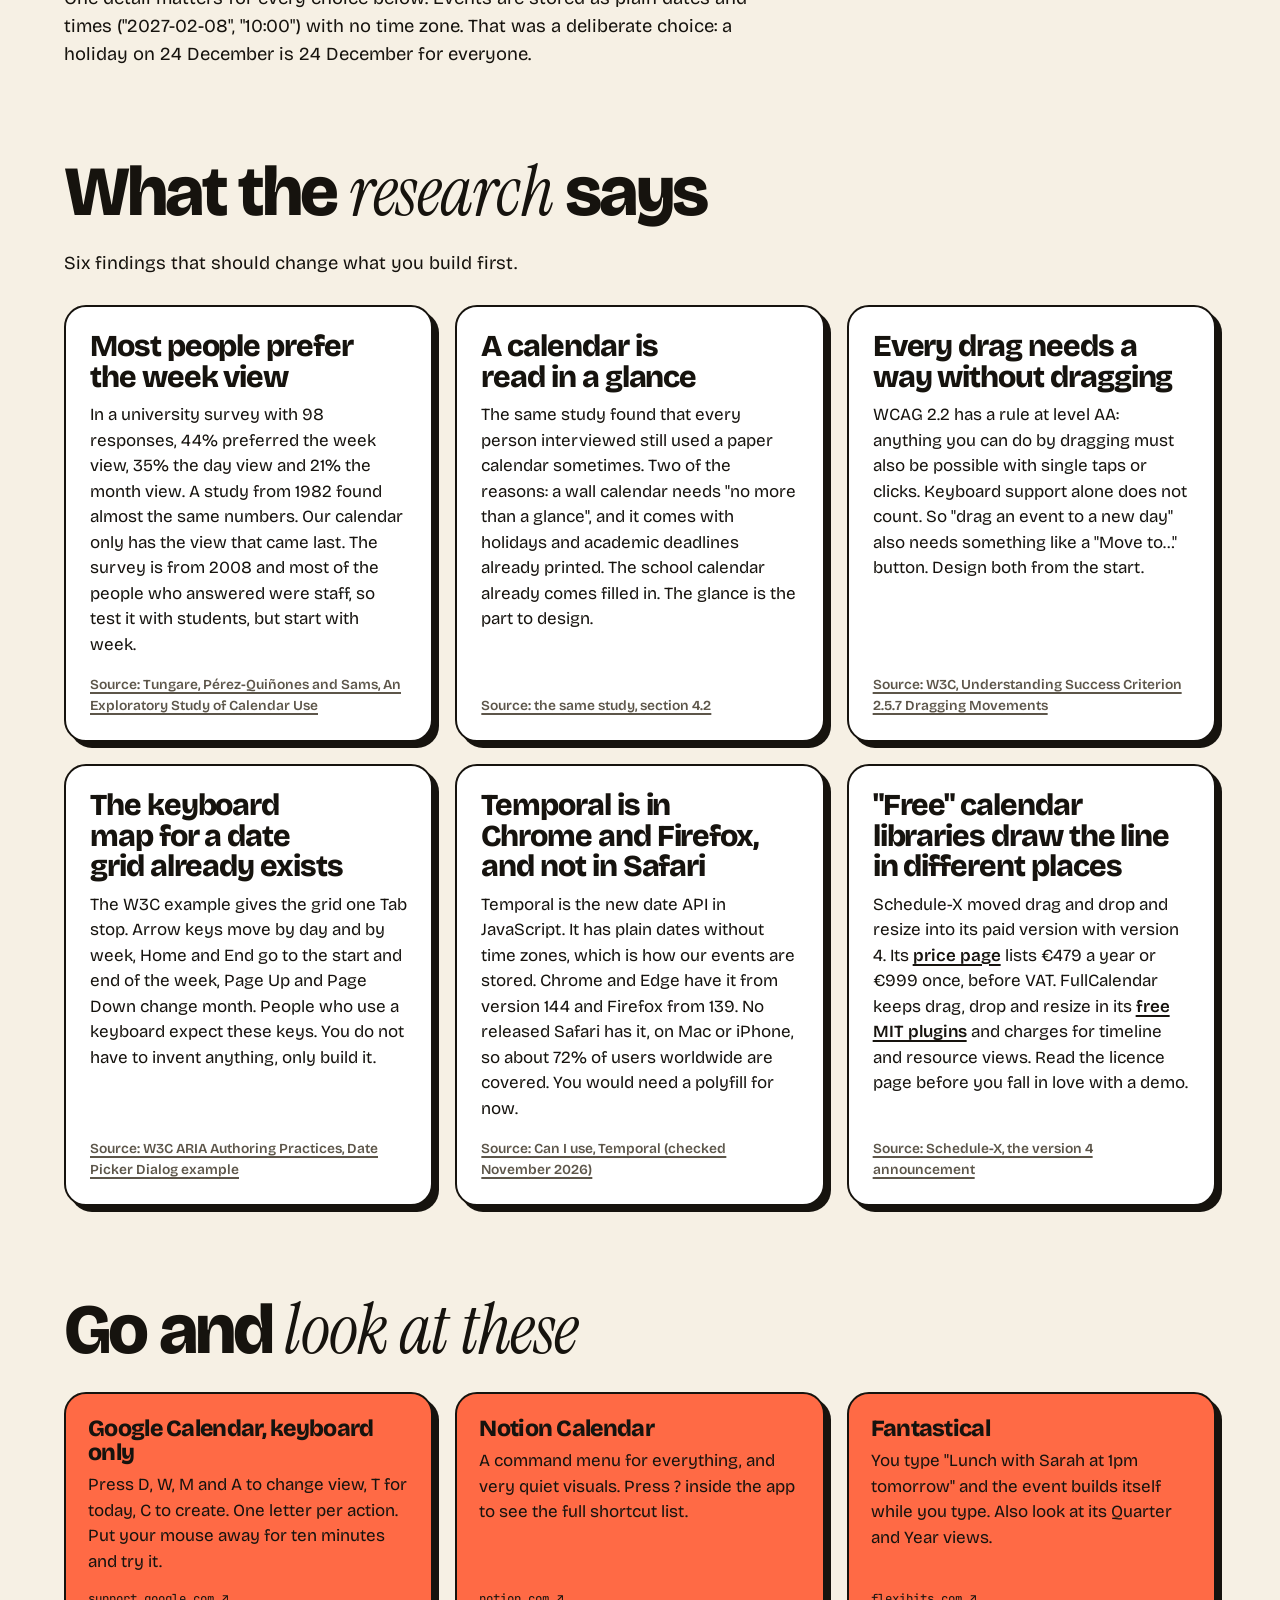
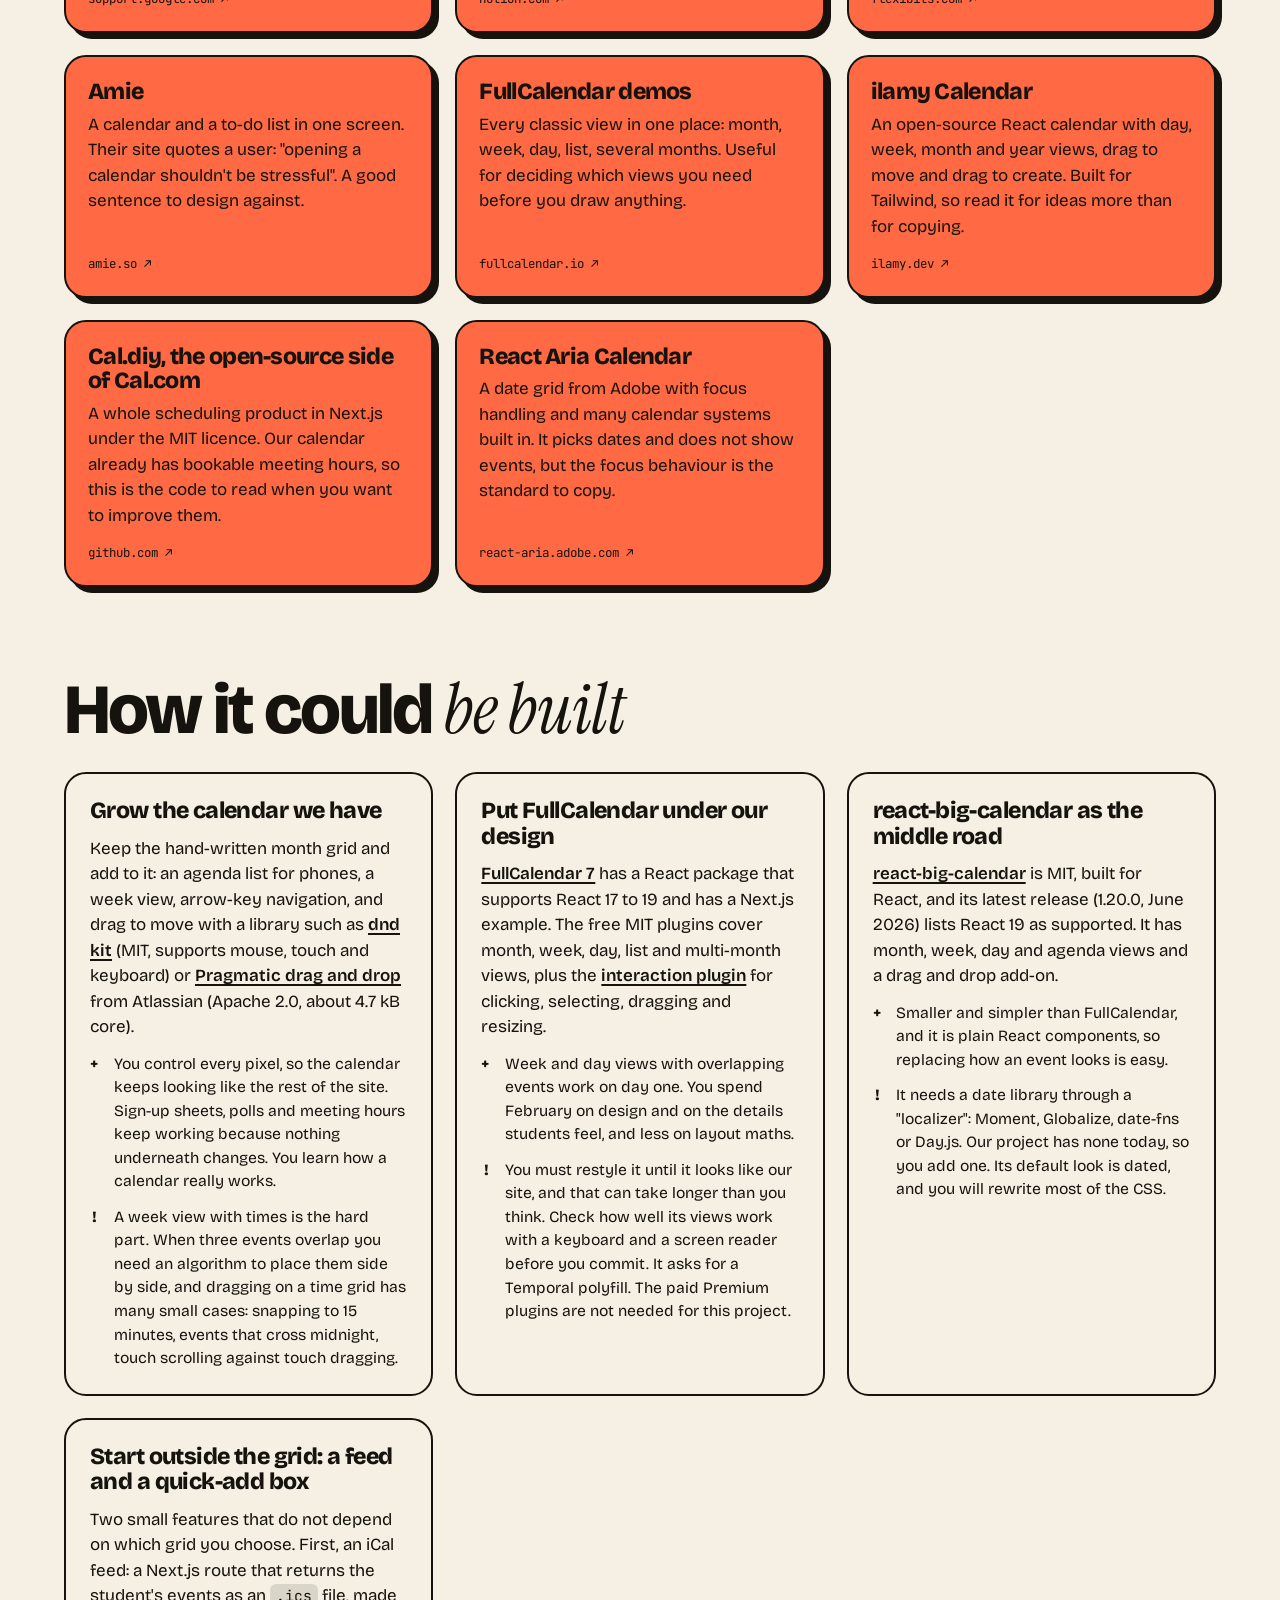
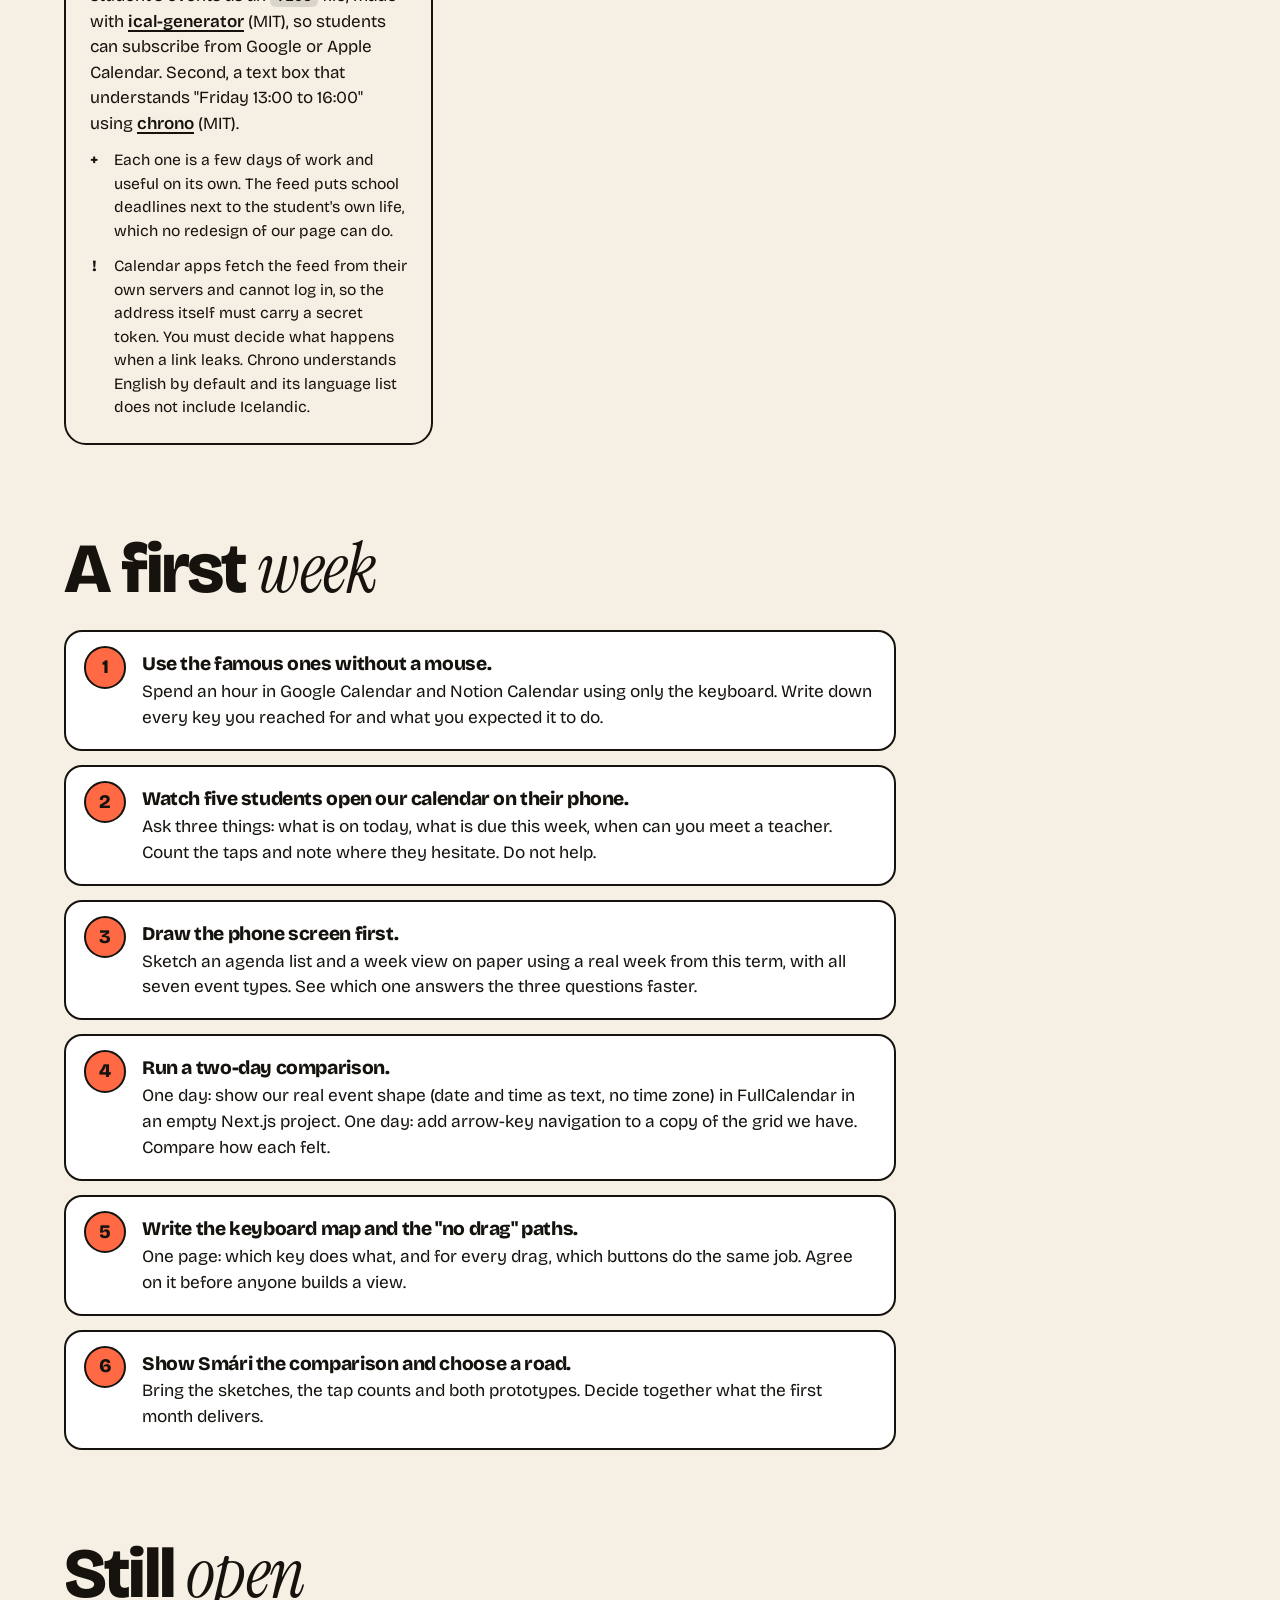
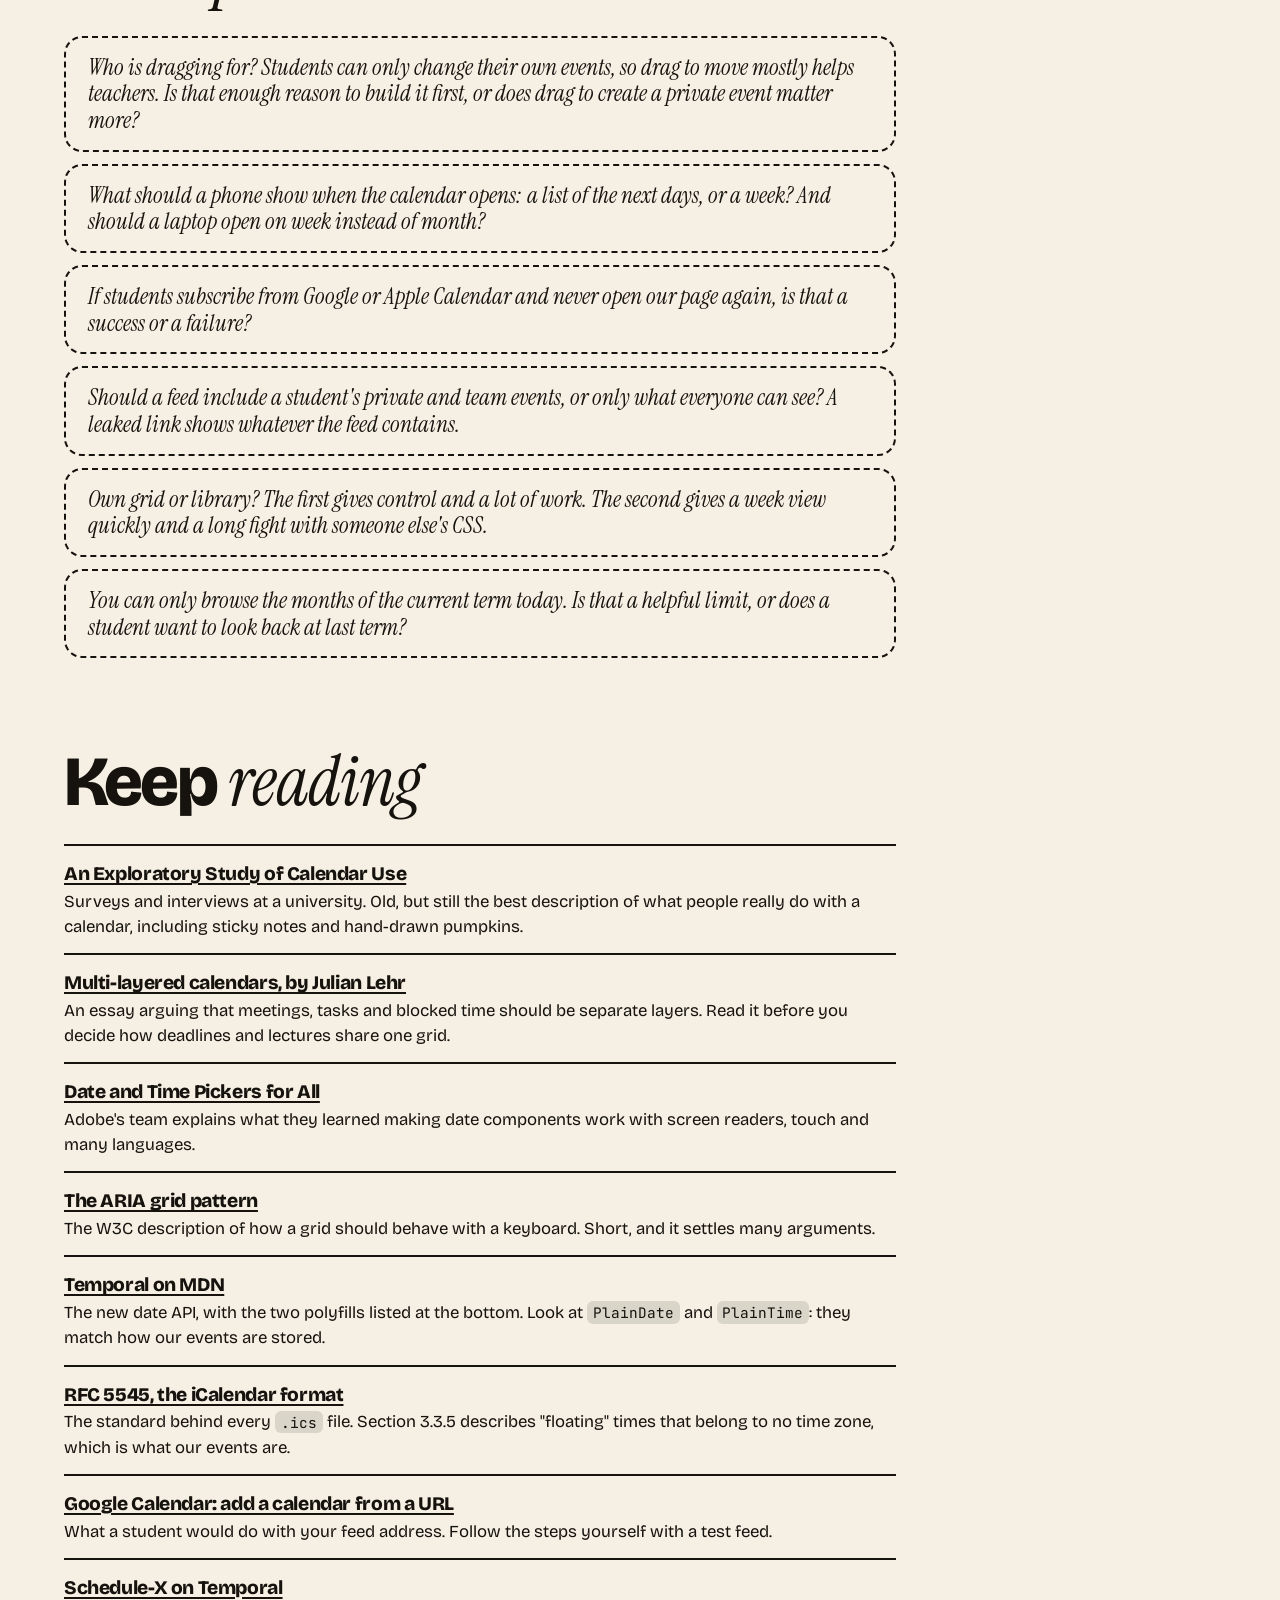
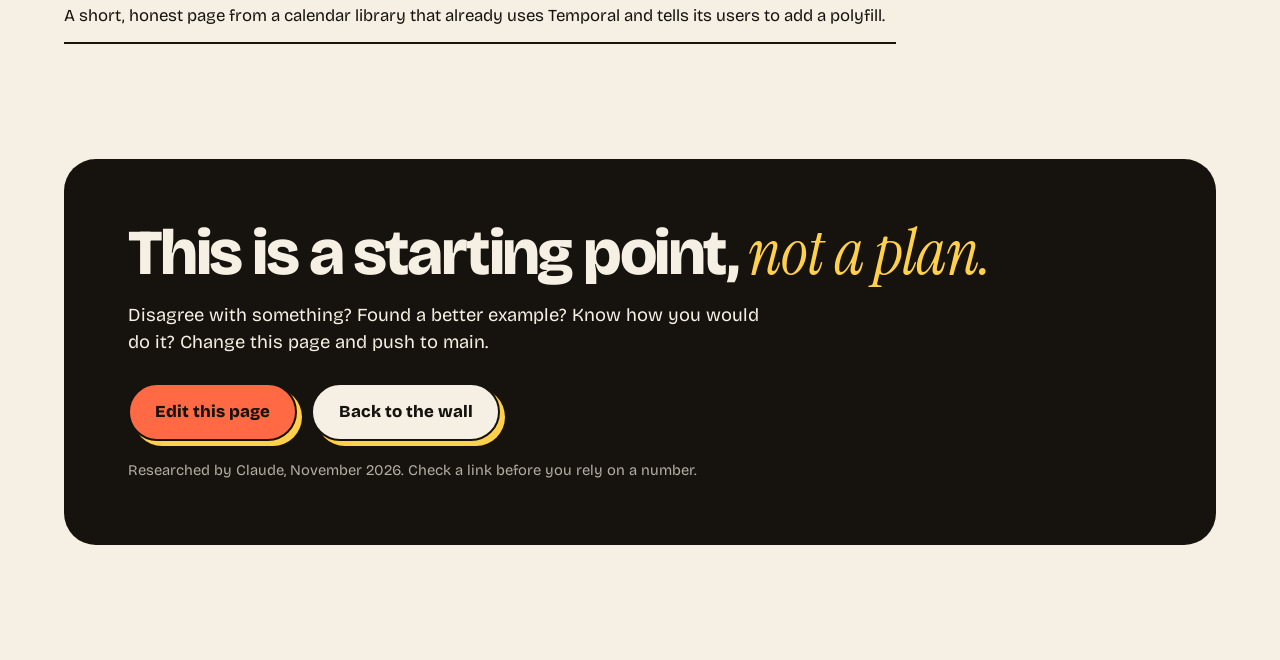
<file: ideas/calendar.html>
<!doctype html>
<html lang="en">
<head>
  <meta charset="utf-8">
  <meta name="viewport" content="width=device-width, initial-scale=1">
  <title>A friendlier calendar · February is wide open</title>
  <link rel="preconnect" href="https://fonts.googleapis.com">
  <link rel="preconnect" href="https://fonts.gstatic.com" crossorigin>
  <link href="https://fonts.googleapis.com/css2?family=Bricolage+Grotesque:opsz,wght@12..96,400;12..96,600;12..96,800&family=Instrument+Serif:ital@1&family=JetBrains+Mono:wght@400;600&display=swap" rel="stylesheet">
  <link rel="stylesheet" href="../style.css">
</head>

<body class="page" style="--c: var(--c1)">

<header class="page-hero">
  <a class="back" href="../index.html#wall">← The wall</a>
  <p class="from">from Smári</p>
  <h1>A friendlier calendar</h1>
  <p class="pitch">The school calendar knows everything about the term. Make it something students open because they want to, on a phone, in ten seconds.</p>
  <ul class="glance">
    <li><b>Kind of work:</b> interaction design, front-end code, a little accessibility research</li>
    <li><b>You'd enjoy this if:</b> you like details that people feel but never notice: a drag that lands right, a key that does what you expected</li>
  </ul>
</header>

<main class="page-main">

  <section class="film">
    <video controls preload="metadata" playsinline poster="../videos/calendar.jpg">
      <source src="../videos/calendar.mp4" type="video/mp4">
      <a href="../videos/calendar.mp4">Watch the video</a>
    </video>
    <p class="film-note">The idea in two minutes. Sound on, captions included.</p>
  </section>

  <section>
    <h2>Why this is <em>worth doing</em></h2>
    <p>A student opens the calendar with one of three questions. What is on today? What is due this week? When can I meet a teacher? Today the calendar answers all three, but you have to click a day to get the answer. The work here is to make those answers visible before anyone clicks.</p>
    <p>Teachers are the other user. They put a whole term of lectures, deadlines and group work into the calendar through a form. Moving a lecture from Tuesday to Thursday means opening the event and typing a new date. Dragging it would take one second.</p>
    <p>For you it is a classic design and engineering problem with famous examples to learn from. Everyone has used Google Calendar, so everyone will have an opinion about your version. The hard part is honest: a week view with overlapping events, dragging that works with touch and with a keyboard, and a layout that still reads well on a phone.</p>
  </section>

  <section>
    <h2>Where we are <em>today</em></h2>
    <p>The calendar lives at <code>/LMS/calendar</code>, behind the login. It is more complete than you might expect, and all of this is from reading the code in November 2026.</p>
    <p><strong>What it has.</strong> One view: a month grid, Monday first, with week numbers down the side. Arrows move one month at a time and a Today button jumps back. You can only move through the months of the current term. Each day shows up to three events and then "+2 more". Events that last several days are drawn as one bar across the week. There are seven event types, each with a colour: key date, lecture, group work, deadline, holiday, not available and meeting. Clicking a day opens a detail panel. On a wide screen it sits beside the grid. On a narrow screen it slides up from the bottom as a sheet.</p>
    <p>Students can add their own events and choose who sees them: everyone, their team, people they pick, or only themselves. Teachers can repeat an event every week. Group project dates appear automatically and are read-only. A Meetings dialog holds sign-up sheets, "find a time" polls where you paint the hours you are free, and meeting hours that students can book. A Term dialog lets teachers set the term dates.</p>
    <p><strong>Where it stops.</strong></p>
    <ul>
      <li>There is no day view, no week view and no agenda list. Month is the only way to look at time.</li>
      <li>Nothing can be dragged in the main calendar. You create and move events through a form, and you type times as text ("10:00").</li>
      <li>You can Tab through the days, but arrow keys do not move between them and there are no shortcut keys.</li>
      <li>On a phone the month grid keeps its width and scrolls sideways.</li>
      <li>There is no way to subscribe from your own calendar app. No iCal feed, no export.</li>
      <li>You cannot filter by event type or search.</li>
      <li>The grid and the date logic are written by hand. The project uses no calendar library, no date library and no drag and drop library.</li>
    </ul>
    <p>One detail matters for every choice below. Events are stored as plain dates and times ("2027-02-08", "10:00") with no time zone. That was a deliberate choice: a holiday on 24 December is 24 December for everyone.</p>
  </section>

  <section>
    <h2>What the <em>research</em> says</h2>
    <p>Six findings that should change what you build first.</p>
    <div class="facts">
      <article class="fact">
        <strong>Most people prefer the week view</strong>
        <p>In a university survey with 98 responses, 44% preferred the week view, 35% the day view and 21% the month view. A study from 1982 found almost the same numbers. Our calendar only has the view that came last. The survey is from 2008 and most of the people who answered were staff, so test it with students, but start with week.</p>
        <a class="source" href="https://arxiv.org/abs/0809.3447">Source: Tungare, Pérez-Quiñones and Sams, An Exploratory Study of Calendar Use</a>
      </article>
      <article class="fact">
        <strong>A calendar is read in a glance</strong>
        <p>The same study found that every person interviewed still used a paper calendar sometimes. Two of the reasons: a wall calendar needs "no more than a glance", and it comes with holidays and academic deadlines already printed. The school calendar already comes filled in. The glance is the part to design.</p>
        <a class="source" href="https://arxiv.org/abs/0809.3447">Source: the same study, section 4.2</a>
      </article>
      <article class="fact">
        <strong>Every drag needs a way without dragging</strong>
        <p>WCAG 2.2 has a rule at level AA: anything you can do by dragging must also be possible with single taps or clicks. Keyboard support alone does not count. So "drag an event to a new day" also needs something like a "Move to…" button. Design both from the start.</p>
        <a class="source" href="https://www.w3.org/WAI/WCAG22/Understanding/dragging-movements">Source: W3C, Understanding Success Criterion 2.5.7 Dragging Movements</a>
      </article>
      <article class="fact">
        <strong>The keyboard map for a date grid already exists</strong>
        <p>The W3C example gives the grid one Tab stop. Arrow keys move by day and by week, Home and End go to the start and end of the week, Page Up and Page Down change month. People who use a keyboard expect these keys. You do not have to invent anything, only build it.</p>
        <a class="source" href="https://www.w3.org/WAI/ARIA/apg/patterns/dialog-modal/examples/datepicker-dialog/">Source: W3C ARIA Authoring Practices, Date Picker Dialog example</a>
      </article>
      <article class="fact">
        <strong>Temporal is in Chrome and Firefox, and not in Safari</strong>
        <p>Temporal is the new date API in JavaScript. It has plain dates without time zones, which is how our events are stored. Chrome and Edge have it from version 144 and Firefox from 139. No released Safari has it, on Mac or iPhone, so about 72% of users worldwide are covered. You would need a polyfill for now.</p>
        <a class="source" href="https://caniuse.com/temporal">Source: Can I use, Temporal (checked November 2026)</a>
      </article>
      <article class="fact">
        <strong>"Free" calendar libraries draw the line in different places</strong>
        <p>Schedule-X moved drag and drop and resize into its paid version with version 4. Its <a href="https://schedule-x.dev/premium">price page</a> lists €479 a year or €999 once, before VAT. FullCalendar keeps drag, drop and resize in its <a href="https://fullcalendar.io/docs/plugin-index">free MIT plugins</a> and charges for timeline and resource views. Read the licence page before you fall in love with a demo.</p>
        <a class="source" href="https://schedule-x.dev/blog/schedule-x-v4">Source: Schedule-X, the version 4 announcement</a>
      </article>
    </div>
  </section>

  <section>
    <h2>Go and <em>look at these</em></h2>
    <div class="inspo">
      <a class="inspo-card" href="https://support.google.com/calendar/answer/37034">
        <strong>Google Calendar, keyboard only</strong>
        <span>Press D, W, M and A to change view, T for today, C to create. One letter per action. Put your mouse away for ten minutes and try it.</span>
        <small>support.google.com</small>
      </a>
      <a class="inspo-card" href="https://www.notion.com/product/calendar">
        <strong>Notion Calendar</strong>
        <span>A command menu for everything, and very quiet visuals. Press ? inside the app to see the full shortcut list.</span>
        <small>notion.com</small>
      </a>
      <a class="inspo-card" href="https://flexibits.com/fantastical">
        <strong>Fantastical</strong>
        <span>You type "Lunch with Sarah at 1pm tomorrow" and the event builds itself while you type. Also look at its Quarter and Year views.</span>
        <small>flexibits.com</small>
      </a>
      <a class="inspo-card" href="https://amie.so">
        <strong>Amie</strong>
        <span>A calendar and a to-do list in one screen. Their site quotes a user: "opening a calendar shouldn't be stressful". A good sentence to design against.</span>
        <small>amie.so</small>
      </a>
      <a class="inspo-card" href="https://fullcalendar.io/demos">
        <strong>FullCalendar demos</strong>
        <span>Every classic view in one place: month, week, day, list, several months. Useful for deciding which views you need before you draw anything.</span>
        <small>fullcalendar.io</small>
      </a>
      <a class="inspo-card" href="https://ilamy.dev">
        <strong>ilamy Calendar</strong>
        <span>An open-source React calendar with day, week, month and year views, drag to move and drag to create. Built for Tailwind, so read it for ideas more than for copying.</span>
        <small>ilamy.dev</small>
      </a>
      <a class="inspo-card" href="https://github.com/calcom/cal.com">
        <strong>Cal.diy, the open-source side of Cal.com</strong>
        <span>A whole scheduling product in Next.js under the MIT licence. Our calendar already has bookable meeting hours, so this is the code to read when you want to improve them.</span>
        <small>github.com</small>
      </a>
      <a class="inspo-card" href="https://react-aria.adobe.com/Calendar">
        <strong>React Aria Calendar</strong>
        <span>A date grid from Adobe with focus handling and many calendar systems built in. It picks dates and does not show events, but the focus behaviour is the standard to copy.</span>
        <small>react-aria.adobe.com</small>
      </a>
    </div>
  </section>

  <section>
    <h2>How it could <em>be built</em></h2>
    <div class="options">
      <article class="option">
        <h3>Grow the calendar we have</h3>
        <p>Keep the hand-written month grid and add to it: an agenda list for phones, a week view, arrow-key navigation, and drag to move with a library such as <a href="https://dndkit.com/">dnd kit</a> (MIT, supports mouse, touch and keyboard) or <a href="https://github.com/atlassian/pragmatic-drag-and-drop">Pragmatic drag and drop</a> from Atlassian (Apache 2.0, about 4.7 kB core).</p>
        <p class="good">You control every pixel, so the calendar keeps looking like the rest of the site. Sign-up sheets, polls and meeting hours keep working because nothing underneath changes. You learn how a calendar really works.</p>
        <p class="watch">A week view with times is the hard part. When three events overlap you need an algorithm to place them side by side, and dragging on a time grid has many small cases: snapping to 15 minutes, events that cross midnight, touch scrolling against touch dragging.</p>
      </article>
      <article class="option">
        <h3>Put FullCalendar under our design</h3>
        <p><a href="https://fullcalendar.io/docs/react">FullCalendar 7</a> has a React package that supports React 17 to 19 and has a Next.js example. The free MIT plugins cover month, week, day, list and multi-month views, plus the <a href="https://fullcalendar.io/docs/plugin-index">interaction plugin</a> for clicking, selecting, dragging and resizing.</p>
        <p class="good">Week and day views with overlapping events work on day one. You spend February on design and on the details students feel, and less on layout maths.</p>
        <p class="watch">You must restyle it until it looks like our site, and that can take longer than you think. Check how well its views work with a keyboard and a screen reader before you commit. It asks for a Temporal polyfill. The paid Premium plugins are not needed for this project.</p>
      </article>
      <article class="option">
        <h3>react-big-calendar as the middle road</h3>
        <p><a href="https://github.com/jquense/react-big-calendar">react-big-calendar</a> is MIT, built for React, and its latest release (1.20.0, June 2026) lists React 19 as supported. It has month, week, day and agenda views and a drag and drop add-on.</p>
        <p class="good">Smaller and simpler than FullCalendar, and it is plain React components, so replacing how an event looks is easy.</p>
        <p class="watch">It needs a date library through a "localizer": Moment, Globalize, date-fns or Day.js. Our project has none today, so you add one. Its default look is dated, and you will rewrite most of the CSS.</p>
      </article>
      <article class="option">
        <h3>Start outside the grid: a feed and a quick-add box</h3>
        <p>Two small features that do not depend on which grid you choose. First, an iCal feed: a Next.js route that returns the student's events as an <code>.ics</code> file, made with <a href="https://github.com/sebbo2002/ical-generator">ical-generator</a> (MIT), so students can subscribe from Google or Apple Calendar. Second, a text box that understands "Friday 13:00 to 16:00" using <a href="https://github.com/wanasit/chrono">chrono</a> (MIT).</p>
        <p class="good">Each one is a few days of work and useful on its own. The feed puts school deadlines next to the student's own life, which no redesign of our page can do.</p>
        <p class="watch">Calendar apps fetch the feed from their own servers and cannot log in, so the address itself must carry a secret token. You must decide what happens when a link leaks. Chrono understands English by default and its language list does not include Icelandic.</p>
      </article>
    </div>
  </section>

  <section>
    <h2>A first <em>week</em></h2>
    <ol class="plan">
      <li><strong>Use the famous ones without a mouse.</strong> Spend an hour in Google Calendar and Notion Calendar using only the keyboard. Write down every key you reached for and what you expected it to do.</li>
      <li><strong>Watch five students open our calendar on their phone.</strong> Ask three things: what is on today, what is due this week, when can you meet a teacher. Count the taps and note where they hesitate. Do not help.</li>
      <li><strong>Draw the phone screen first.</strong> Sketch an agenda list and a week view on paper using a real week from this term, with all seven event types. See which one answers the three questions faster.</li>
      <li><strong>Run a two-day comparison.</strong> One day: show our real event shape (date and time as text, no time zone) in FullCalendar in an empty Next.js project. One day: add arrow-key navigation to a copy of the grid we have. Compare how each felt.</li>
      <li><strong>Write the keyboard map and the "no drag" paths.</strong> One page: which key does what, and for every drag, which buttons do the same job. Agree on it before anyone builds a view.</li>
      <li><strong>Show Smári the comparison and choose a road.</strong> Bring the sketches, the tap counts and both prototypes. Decide together what the first month delivers.</li>
    </ol>
  </section>

  <section>
    <h2>Still <em>open</em></h2>
    <ul class="questions">
      <li>Who is dragging for? Students can only change their own events, so drag to move mostly helps teachers. Is that enough reason to build it first, or does drag to create a private event matter more?</li>
      <li>What should a phone show when the calendar opens: a list of the next days, or a week? And should a laptop open on week instead of month?</li>
      <li>If students subscribe from Google or Apple Calendar and never open our page again, is that a success or a failure?</li>
      <li>Should a feed include a student's private and team events, or only what everyone can see? A leaked link shows whatever the feed contains.</li>
      <li>Own grid or library? The first gives control and a lot of work. The second gives a week view quickly and a long fight with someone else's CSS.</li>
      <li>You can only browse the months of the current term today. Is that a helpful limit, or does a student want to look back at last term?</li>
    </ul>
  </section>

  <section>
    <h2>Keep <em>reading</em></h2>
    <ul class="links">
      <li><a href="https://arxiv.org/abs/0809.3447">An Exploratory Study of Calendar Use</a> Surveys and interviews at a university. Old, but still the best description of what people really do with a calendar, including sticky notes and hand-drawn pumpkins.</li>
      <li><a href="https://julian.digital/2023/07/06/multi-layered-calendars/">Multi-layered calendars, by Julian Lehr</a> An essay arguing that meetings, tasks and blocked time should be separate layers. Read it before you decide how deadlines and lectures share one grid.</li>
      <li><a href="https://react-aria.adobe.com/blog/date-and-time-pickers-for-all">Date and Time Pickers for All</a> Adobe's team explains what they learned making date components work with screen readers, touch and many languages.</li>
      <li><a href="https://www.w3.org/WAI/ARIA/apg/patterns/grid/">The ARIA grid pattern</a> The W3C description of how a grid should behave with a keyboard. Short, and it settles many arguments.</li>
      <li><a href="https://developer.mozilla.org/en-US/docs/Web/JavaScript/Reference/Global_Objects/Temporal">Temporal on MDN</a> The new date API, with the two polyfills listed at the bottom. Look at <code>PlainDate</code> and <code>PlainTime</code>: they match how our events are stored.</li>
      <li><a href="https://www.rfc-editor.org/rfc/rfc5545">RFC 5545, the iCalendar format</a> The standard behind every <code>.ics</code> file. Section 3.3.5 describes "floating" times that belong to no time zone, which is what our events are.</li>
      <li><a href="https://support.google.com/calendar/answer/37100">Google Calendar: add a calendar from a URL</a> What a student would do with your feed address. Follow the steps yourself with a test feed.</li>
      <li><a href="https://schedule-x.dev/docs/calendar/temporal">Schedule-X on Temporal</a> A short, honest page from a calendar library that already uses Temporal and tells its users to add a polyfill.</li>
    </ul>
  </section>

</main>

<section class="page-cta">
  <h2>This is a starting point, <em>not a plan.</em></h2>
  <p>Disagree with something? Found a better example? Know how you would do it? Change this page and push to main.</p>
  <div class="hero-actions">
    <a class="btn btn-solid" href="https://github.com/ellertsmari/Internship-ideas/edit/main/ideas/calendar.html">Edit this page</a>
    <a class="btn" href="../index.html#wall">Back to the wall</a>
  </div>
  <p class="note">Researched by Claude, November 2026. Check a link before you rely on a number.</p>
</section>

</body>
</html>
</file>
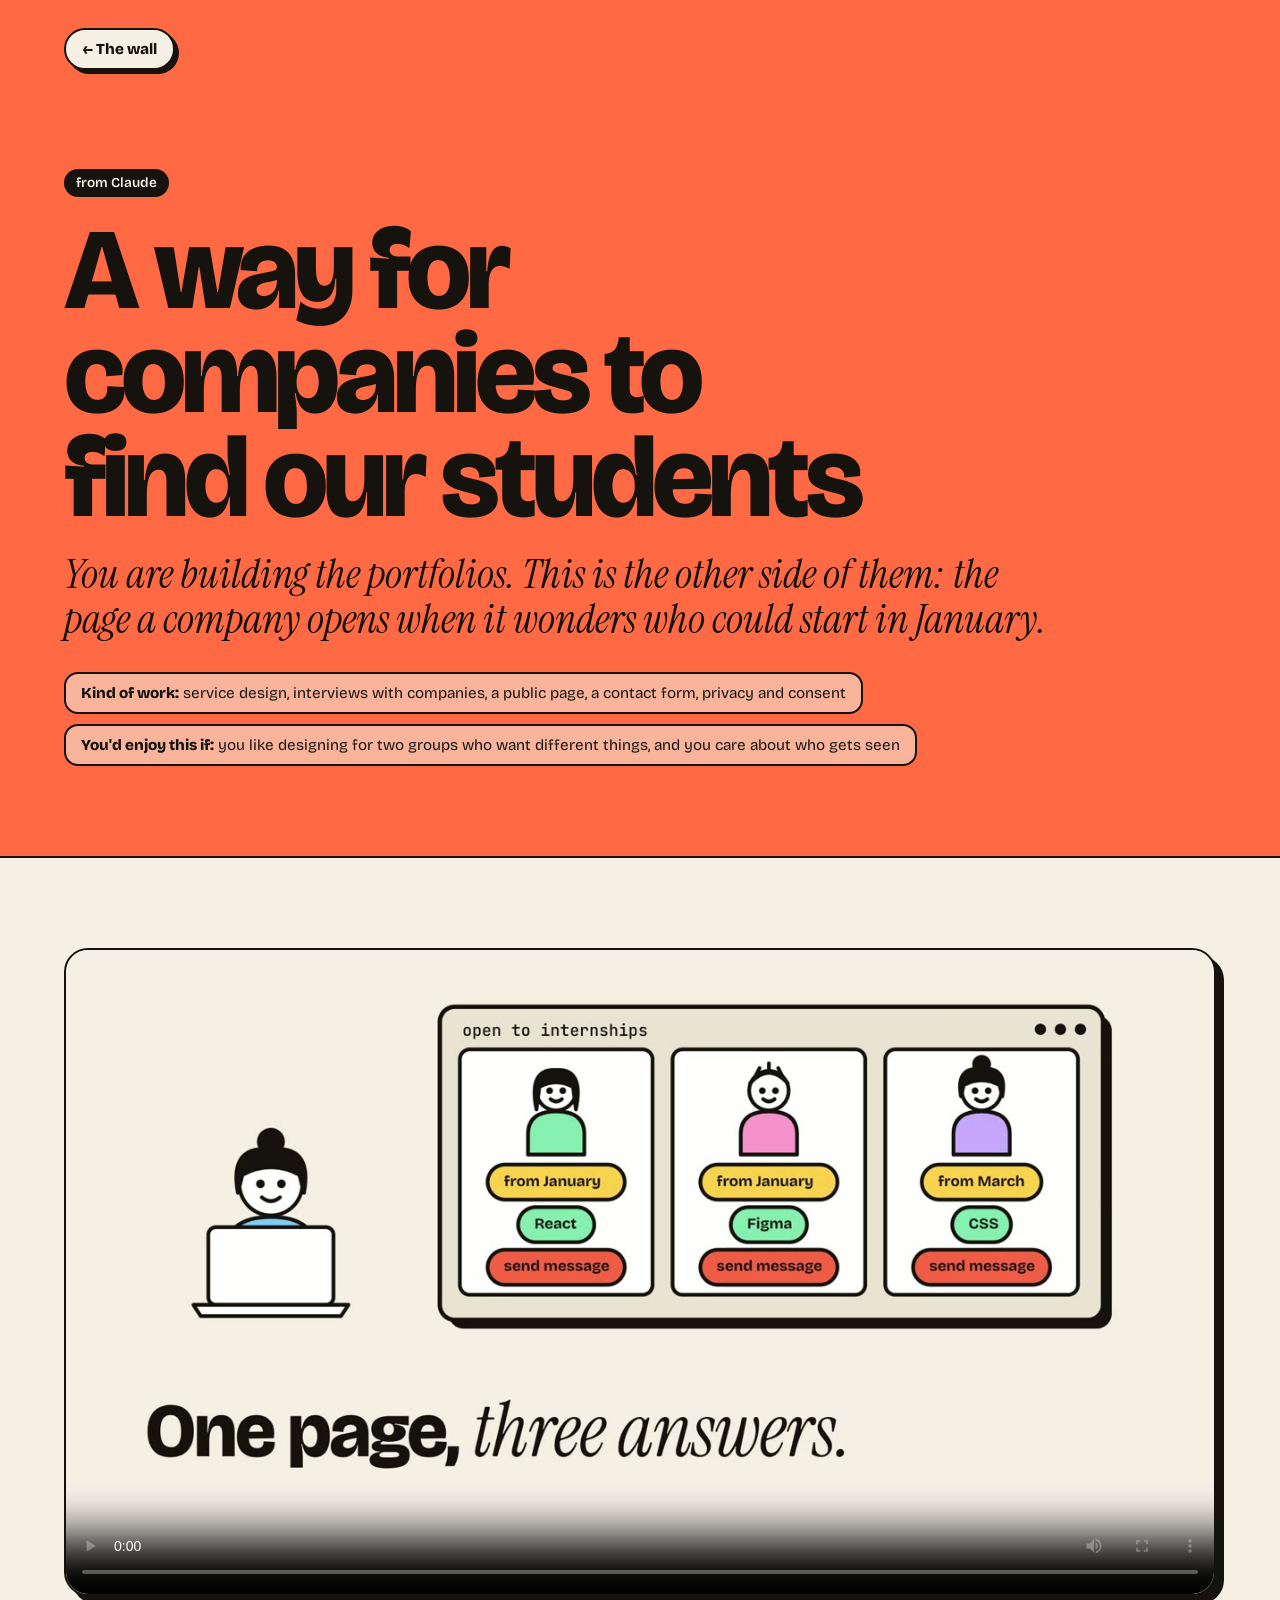
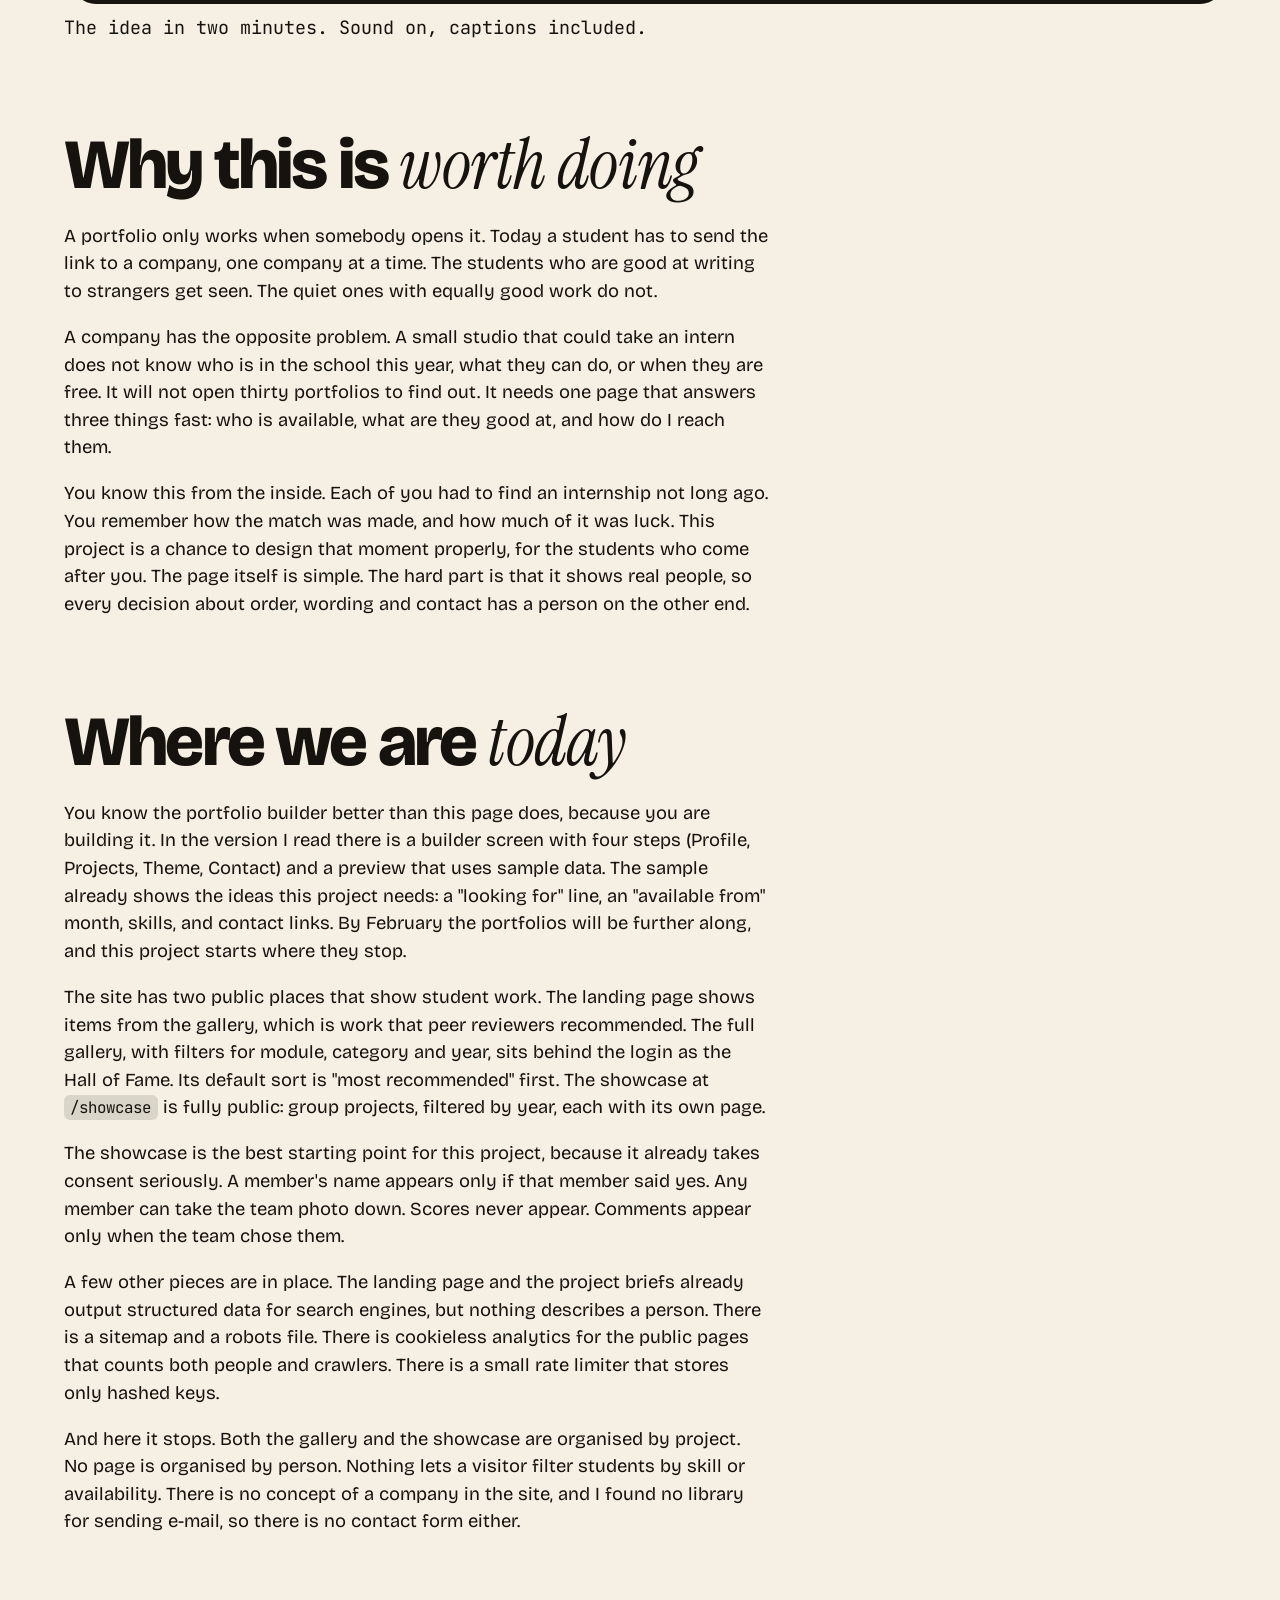
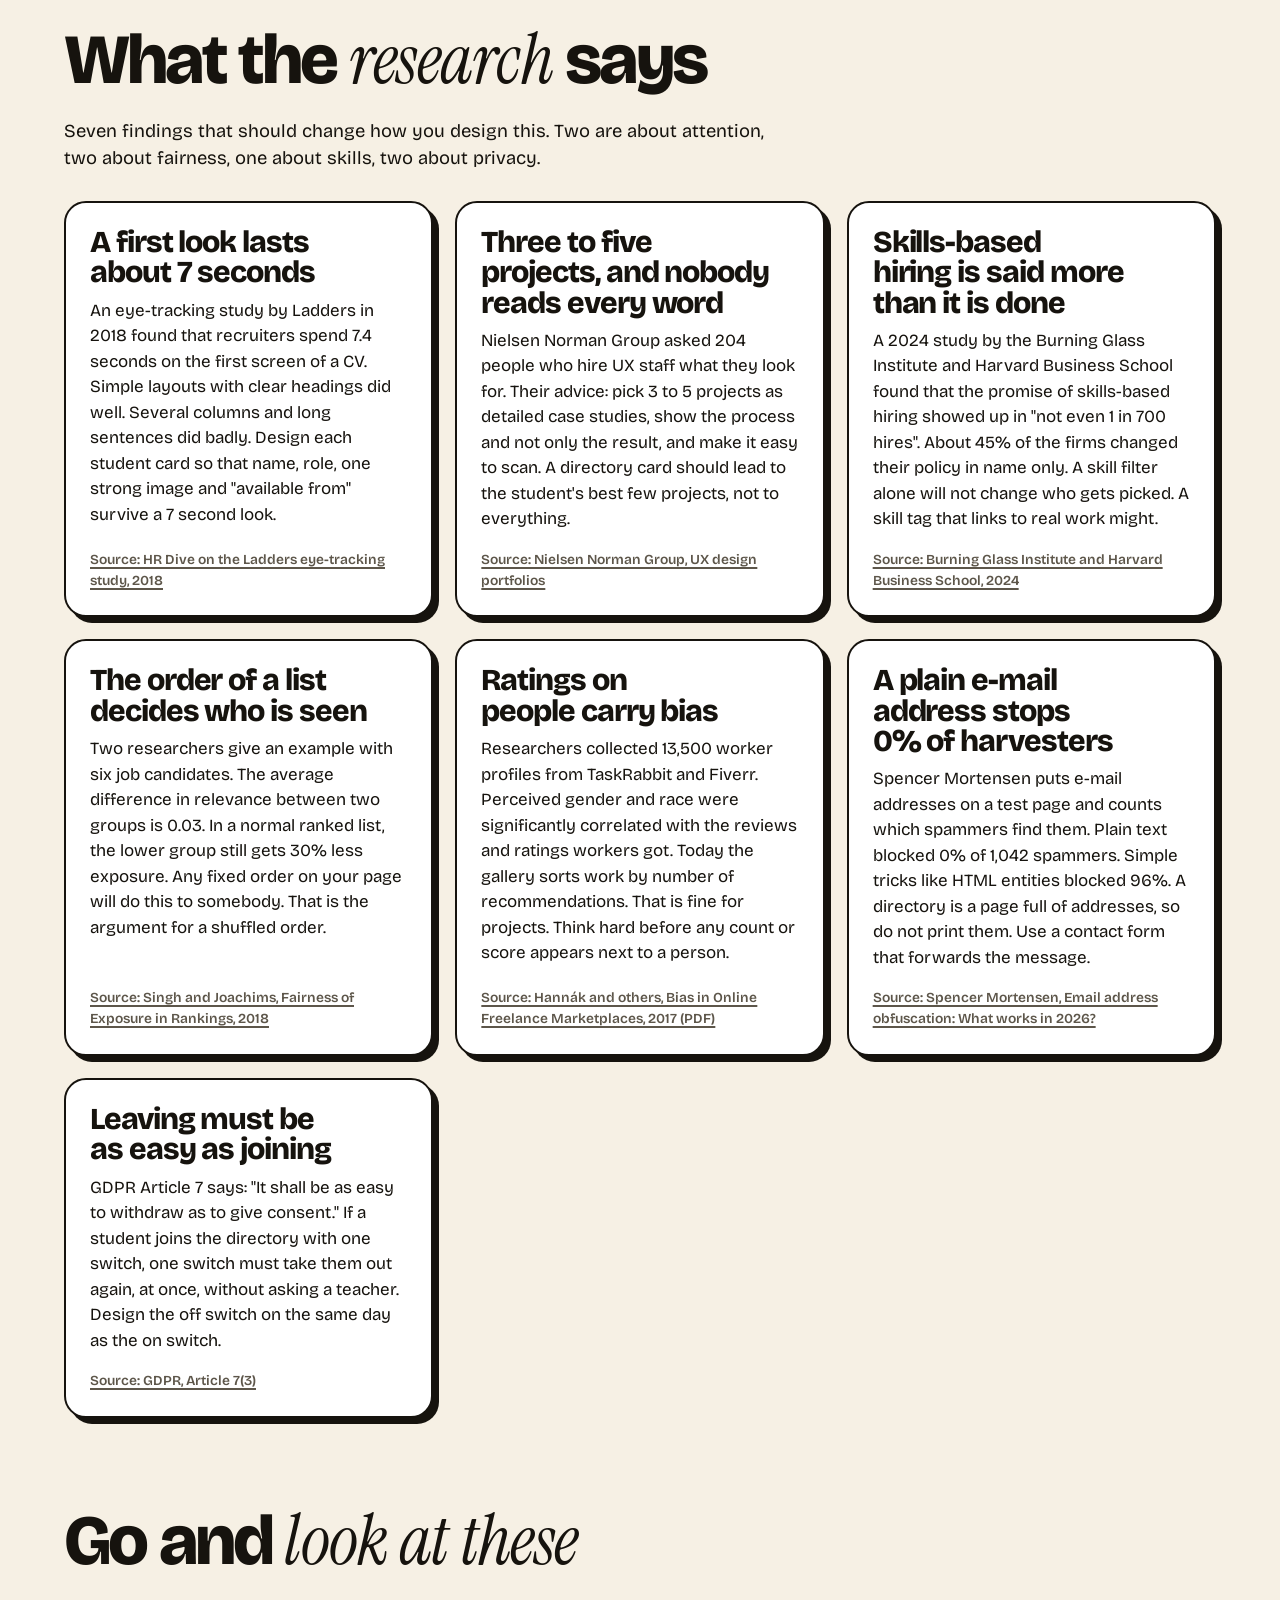
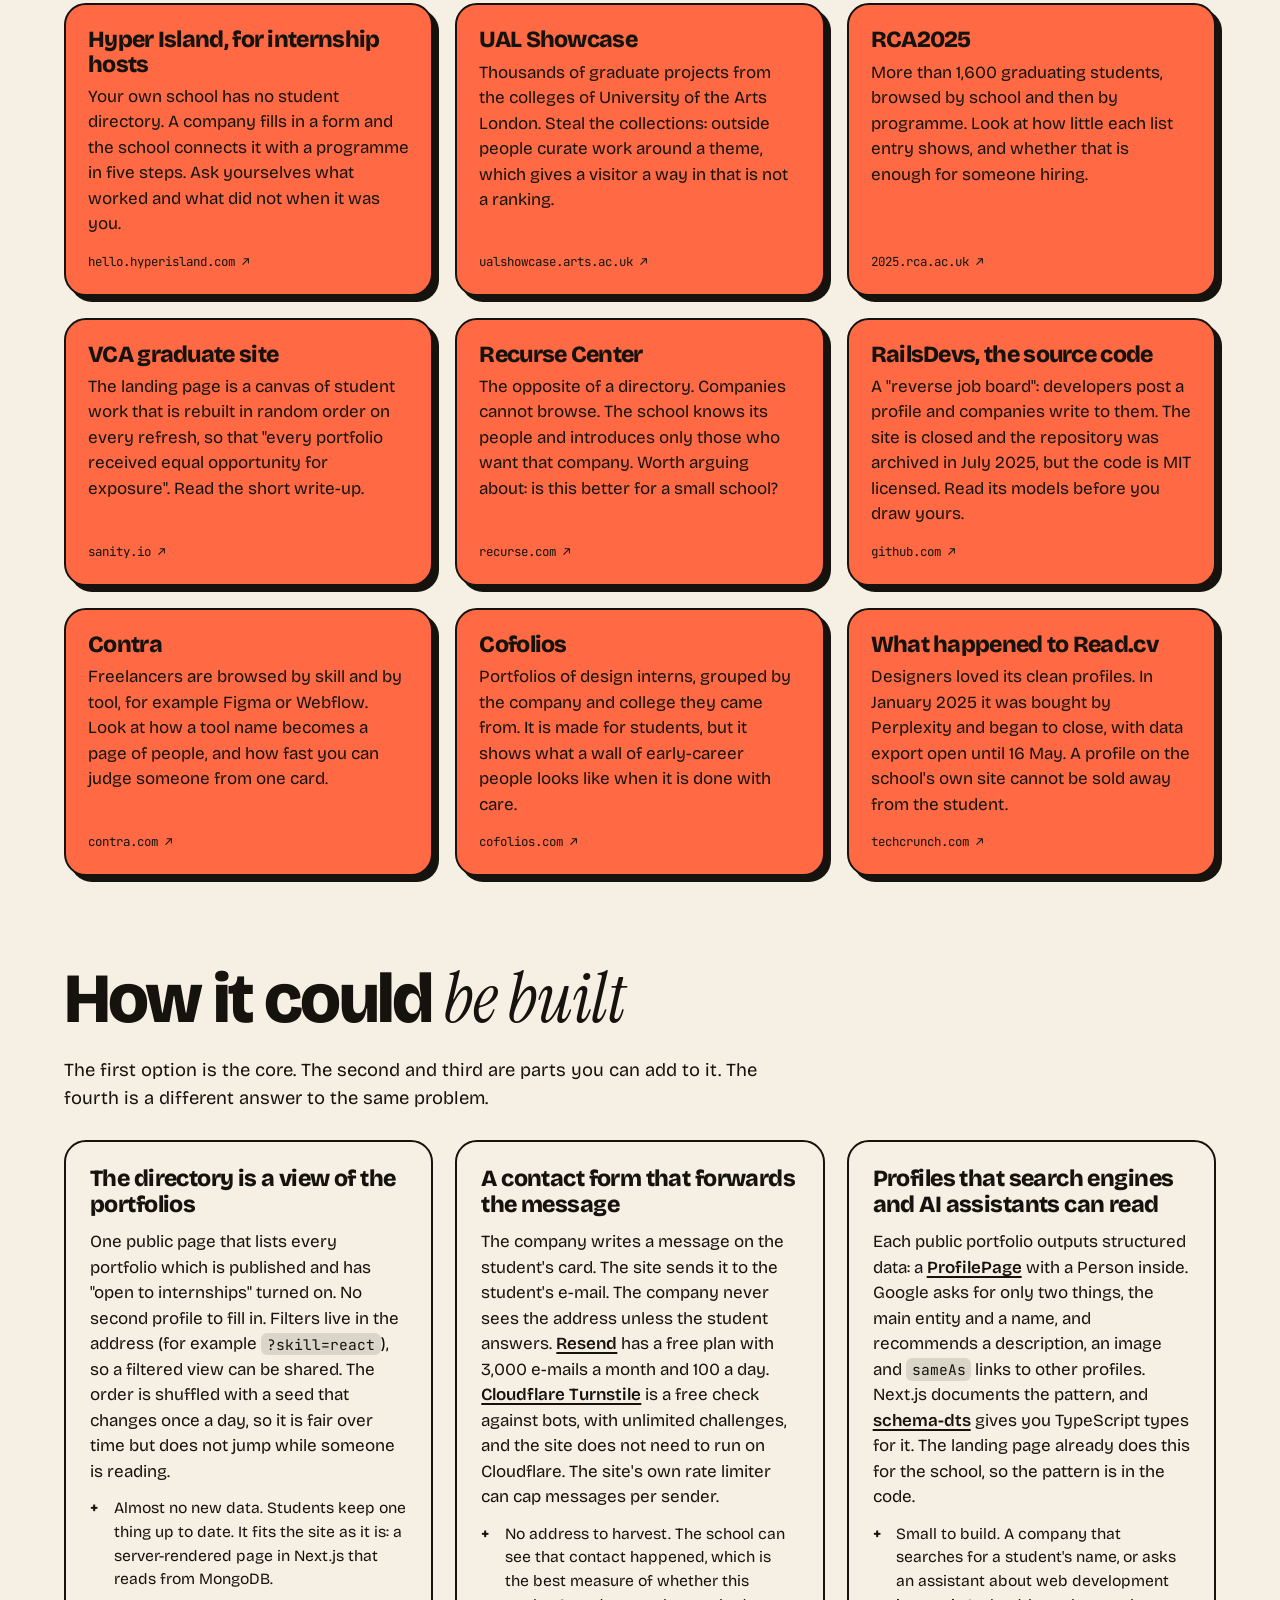
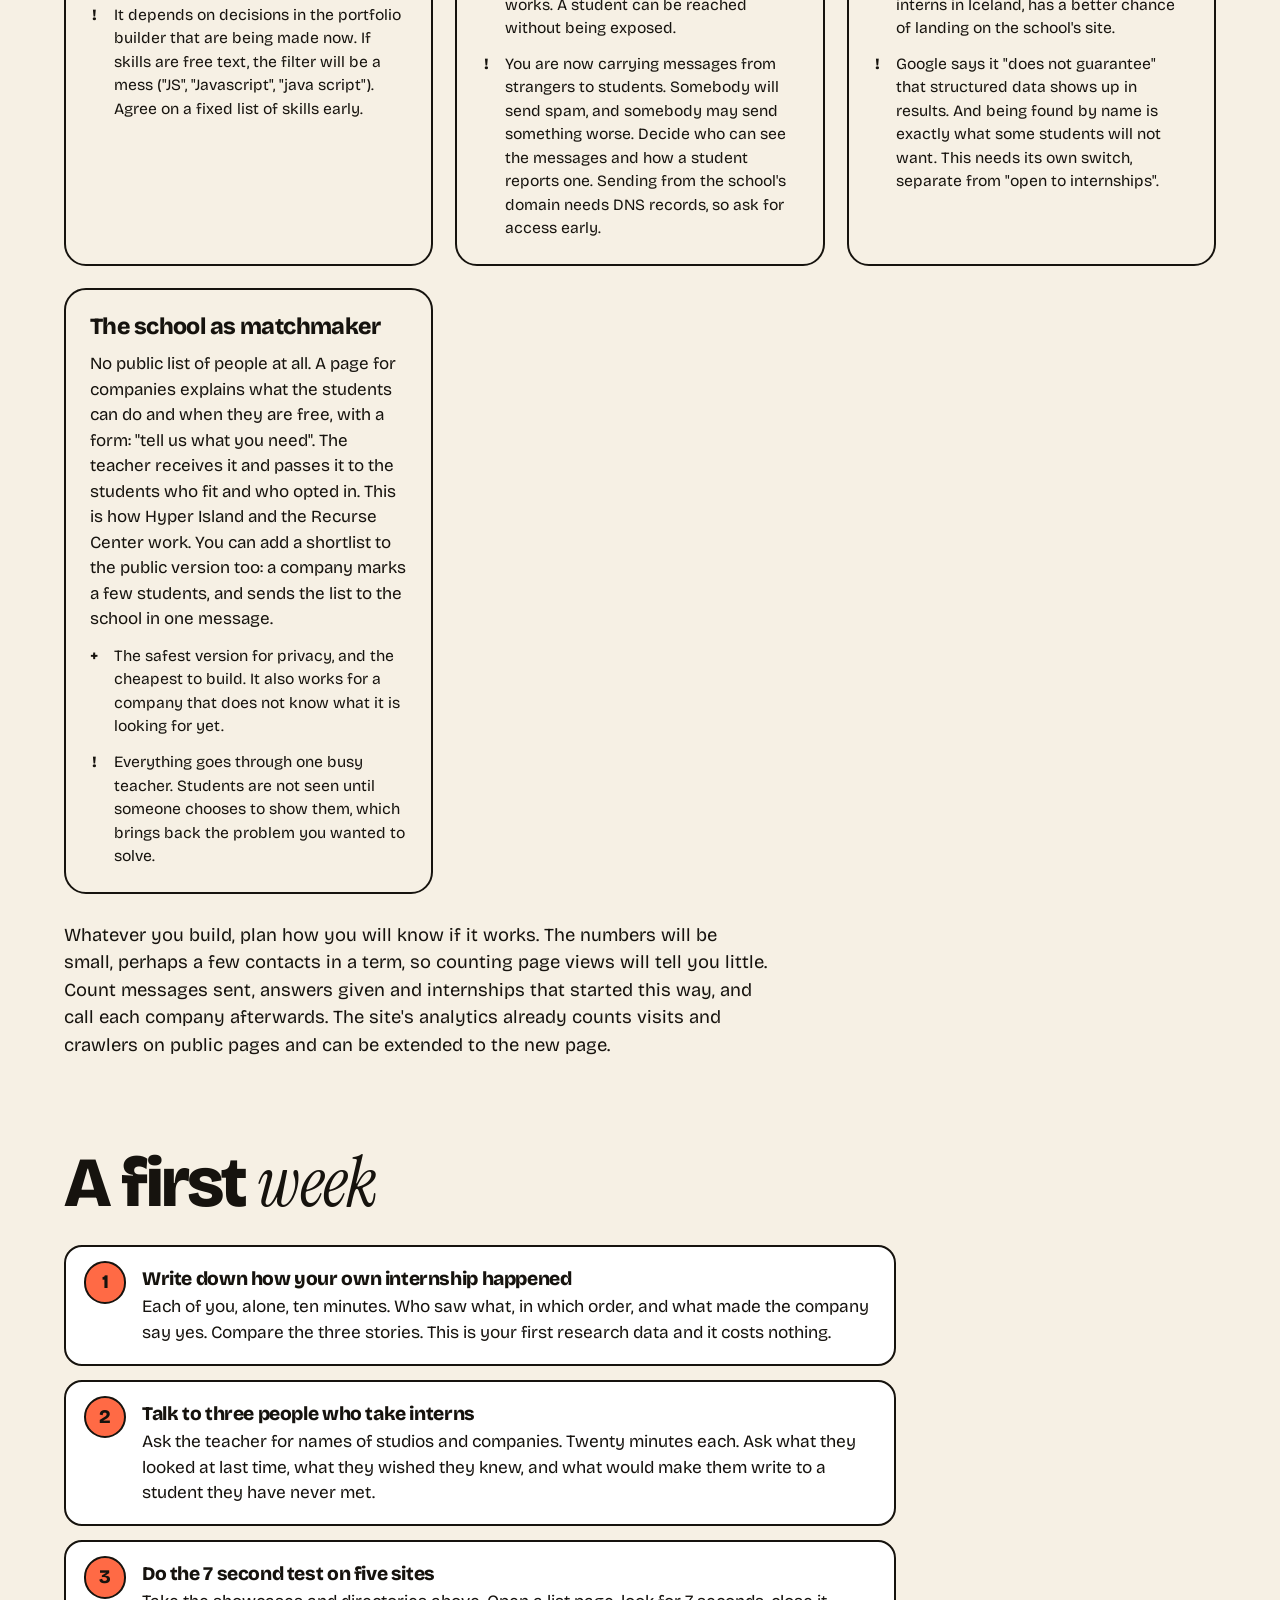
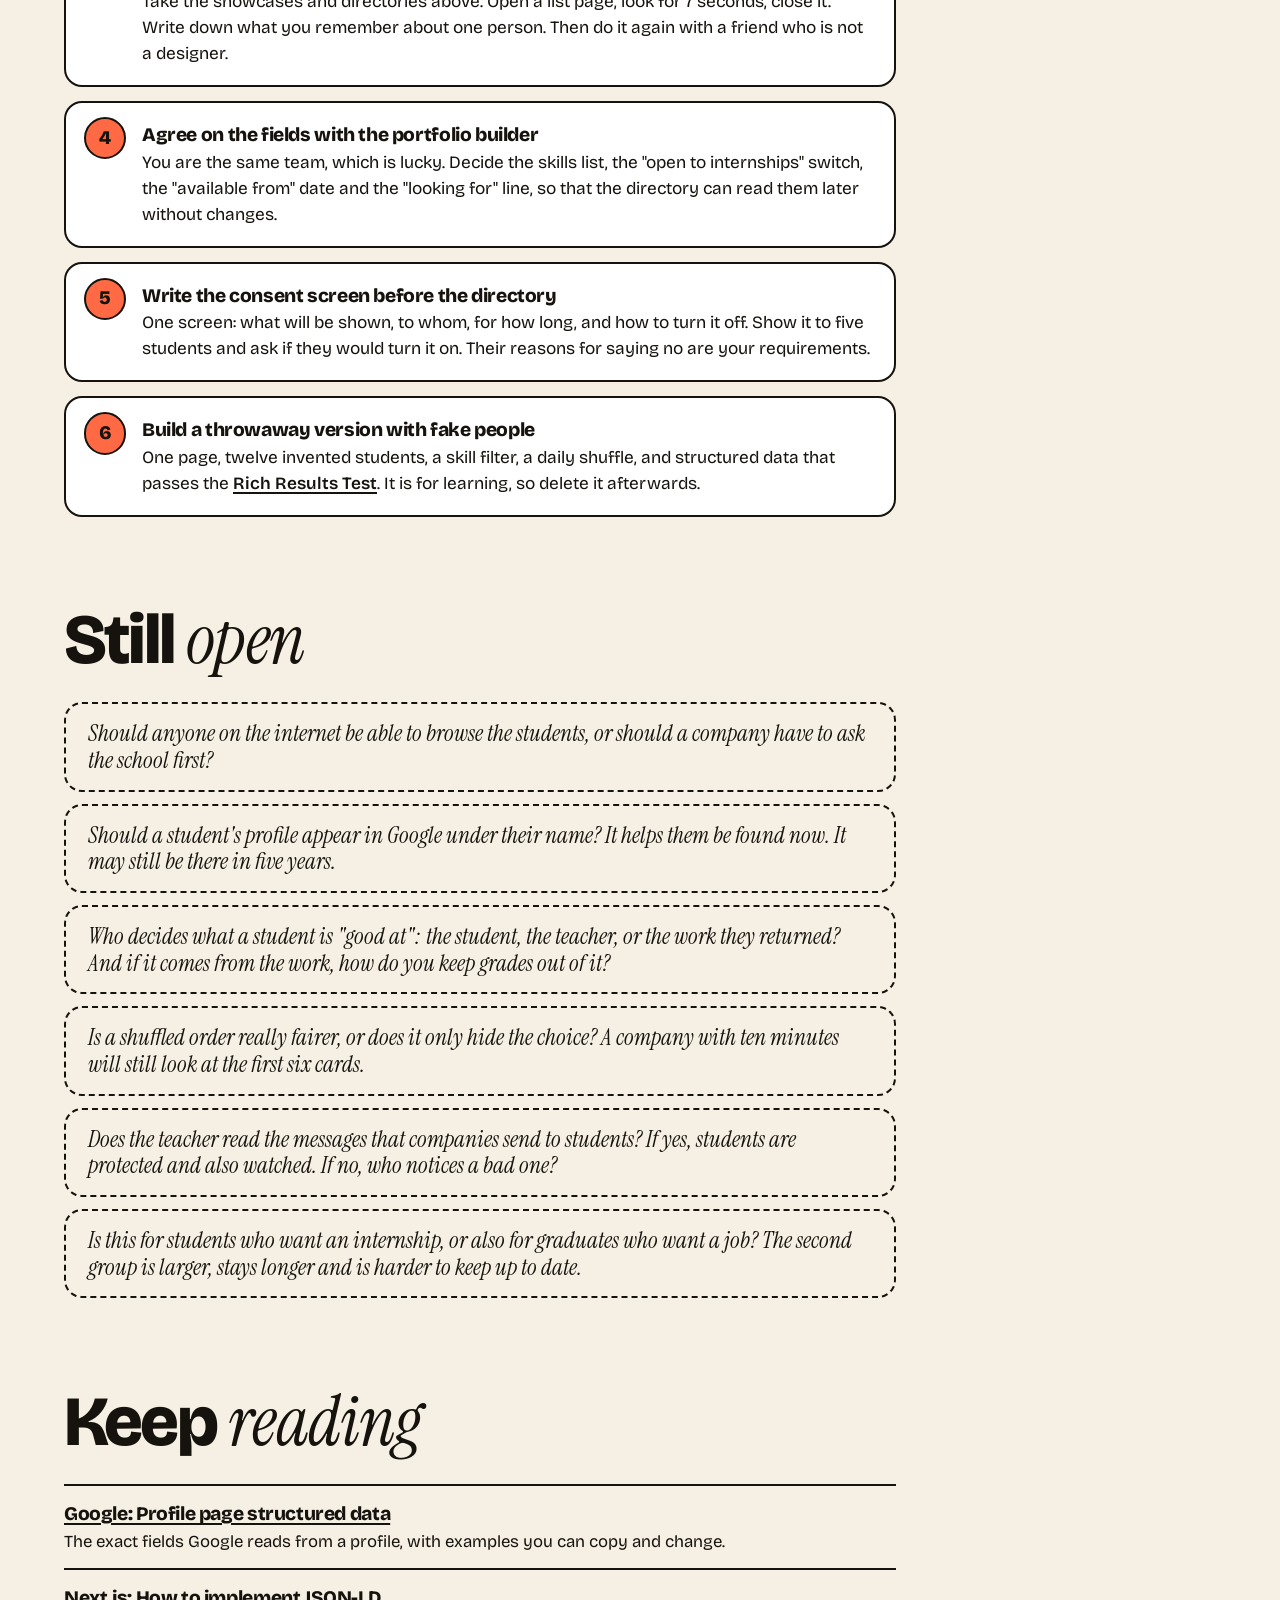
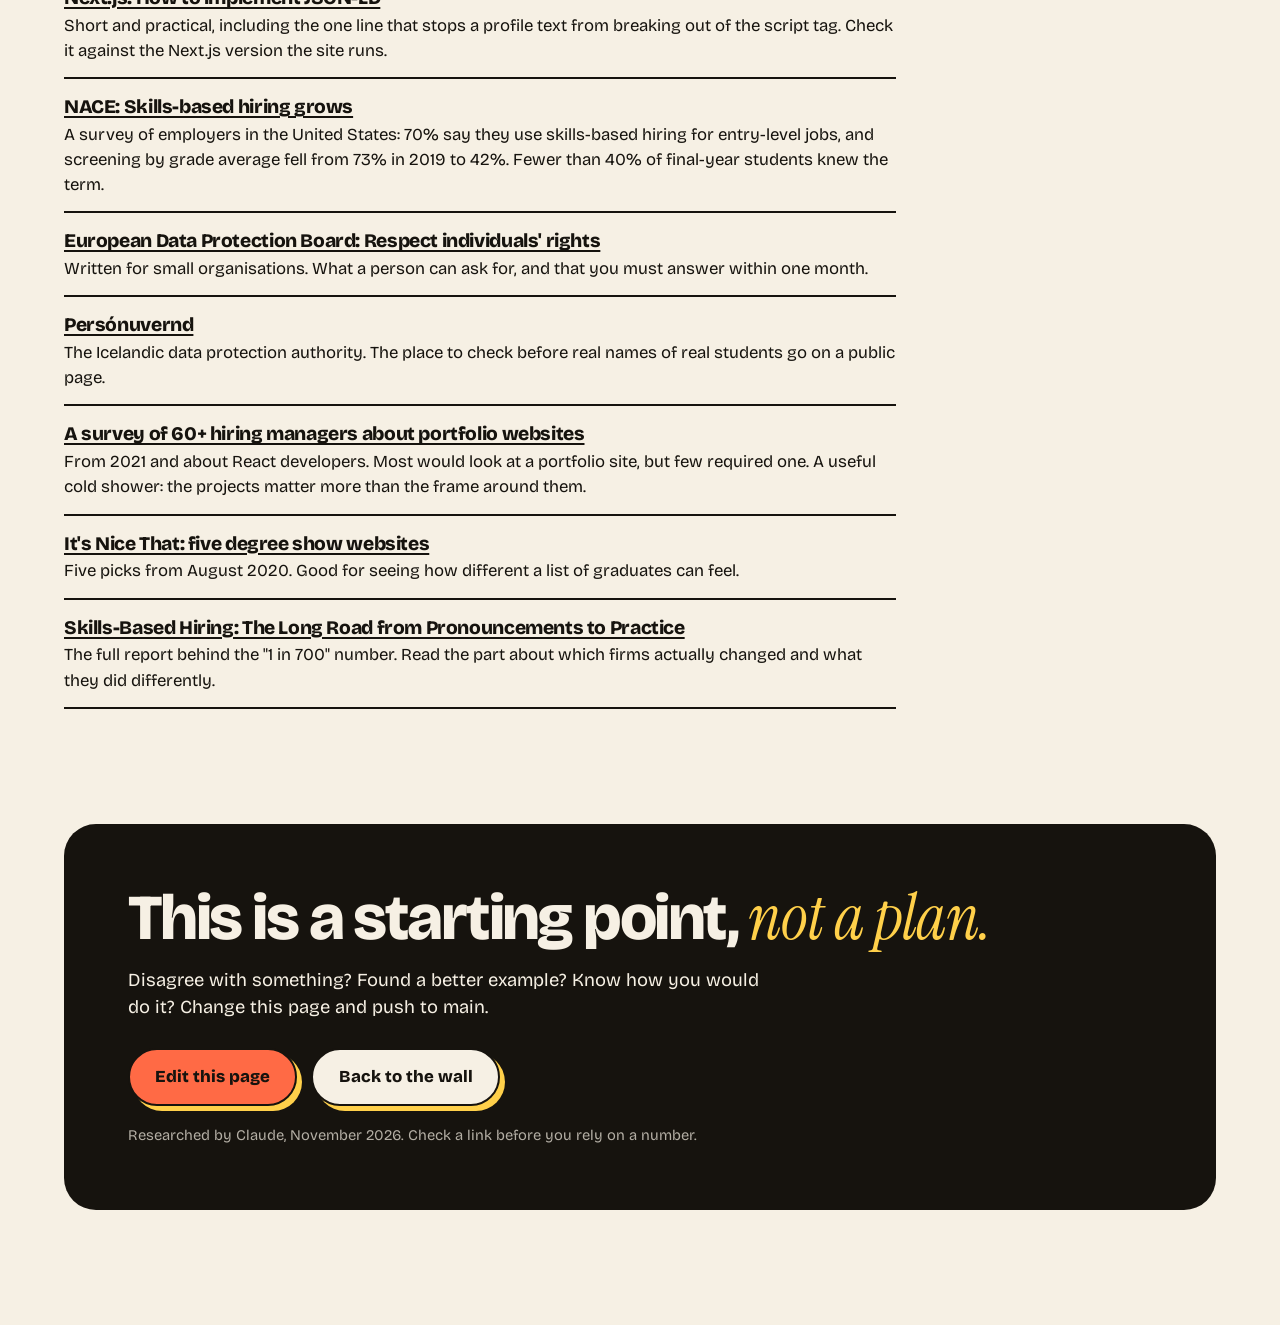
<file: ideas/find-our-students.html>
<!doctype html>
<html lang="en">
<head>
  <meta charset="utf-8">
  <meta name="viewport" content="width=device-width, initial-scale=1">
  <title>A way for companies to find our students · February is wide open</title>
  <link rel="preconnect" href="https://fonts.googleapis.com">
  <link rel="preconnect" href="https://fonts.gstatic.com" crossorigin>
  <link href="https://fonts.googleapis.com/css2?family=Bricolage+Grotesque:opsz,wght@12..96,400;12..96,600;12..96,800&family=Instrument+Serif:ital@1&family=JetBrains+Mono:wght@400;600&display=swap" rel="stylesheet">
  <link rel="stylesheet" href="../style.css">
</head>

<body class="page" style="--c: var(--c1)">

<header class="page-hero">
  <a class="back" href="../index.html#wall">← The wall</a>
  <p class="from">from Claude</p>
  <h1>A way for companies to find our students</h1>
  <p class="pitch">You are building the portfolios. This is the other side of them: the page a company opens when it wonders who could start in January.</p>
  <ul class="glance">
    <li><b>Kind of work:</b> service design, interviews with companies, a public page, a contact form, privacy and consent</li>
    <li><b>You'd enjoy this if:</b> you like designing for two groups who want different things, and you care about who gets seen</li>
  </ul>
</header>

<main class="page-main">

  <section class="film">
    <video controls preload="metadata" playsinline poster="../videos/find-our-students.jpg">
      <source src="../videos/find-our-students.mp4" type="video/mp4">
      <a href="../videos/find-our-students.mp4">Watch the video</a>
    </video>
    <p class="film-note">The idea in two minutes. Sound on, captions included.</p>
  </section>

  <section>
    <h2>Why this is <em>worth doing</em></h2>
    <p>A portfolio only works when somebody opens it. Today a student has to send the link to a company, one company at a time. The students who are good at writing to strangers get seen. The quiet ones with equally good work do not.</p>
    <p>A company has the opposite problem. A small studio that could take an intern does not know who is in the school this year, what they can do, or when they are free. It will not open thirty portfolios to find out. It needs one page that answers three things fast: who is available, what are they good at, and how do I reach them.</p>
    <p>You know this from the inside. Each of you had to find an internship not long ago. You remember how the match was made, and how much of it was luck. This project is a chance to design that moment properly, for the students who come after you. The page itself is simple. The hard part is that it shows real people, so every decision about order, wording and contact has a person on the other end.</p>
  </section>

  <section>
    <h2>Where we are <em>today</em></h2>
    <p>You know the portfolio builder better than this page does, because you are building it. In the version I read there is a builder screen with four steps (Profile, Projects, Theme, Contact) and a preview that uses sample data. The sample already shows the ideas this project needs: a "looking for" line, an "available from" month, skills, and contact links. By February the portfolios will be further along, and this project starts where they stop.</p>
    <p>The site has two public places that show student work. The landing page shows items from the gallery, which is work that peer reviewers recommended. The full gallery, with filters for module, category and year, sits behind the login as the Hall of Fame. Its default sort is "most recommended" first. The showcase at <code>/showcase</code> is fully public: group projects, filtered by year, each with its own page.</p>
    <p>The showcase is the best starting point for this project, because it already takes consent seriously. A member's name appears only if that member said yes. Any member can take the team photo down. Scores never appear. Comments appear only when the team chose them.</p>
    <p>A few other pieces are in place. The landing page and the project briefs already output structured data for search engines, but nothing describes a person. There is a sitemap and a robots file. There is cookieless analytics for the public pages that counts both people and crawlers. There is a small rate limiter that stores only hashed keys.</p>
    <p>And here it stops. Both the gallery and the showcase are organised by project. No page is organised by person. Nothing lets a visitor filter students by skill or availability. There is no concept of a company in the site, and I found no library for sending e-mail, so there is no contact form either.</p>
  </section>

  <section>
    <h2>What the <em>research</em> says</h2>
    <p>Seven findings that should change how you design this. Two are about attention, two about fairness, one about skills, two about privacy.</p>
    <div class="facts">
      <article class="fact">
        <strong>A first look lasts about 7 seconds</strong>
        <p>An eye-tracking study by Ladders in 2018 found that recruiters spend 7.4 seconds on the first screen of a CV. Simple layouts with clear headings did well. Several columns and long sentences did badly. Design each student card so that name, role, one strong image and "available from" survive a 7 second look.</p>
        <a class="source" href="https://www.hrdive.com/news/eye-tracking-study-shows-recruiters-look-at-resumes-for-7-seconds/541582/">Source: HR Dive on the Ladders eye-tracking study, 2018</a>
      </article>
      <article class="fact">
        <strong>Three to five projects, and nobody reads every word</strong>
        <p>Nielsen Norman Group asked 204 people who hire UX staff what they look for. Their advice: pick 3 to 5 projects as detailed case studies, show the process and not only the result, and make it easy to scan. A directory card should lead to the student's best few projects, not to everything.</p>
        <a class="source" href="https://www.nngroup.com/articles/ux-design-portfolios/">Source: Nielsen Norman Group, UX design portfolios</a>
      </article>
      <article class="fact">
        <strong>Skills-based hiring is said more than it is done</strong>
        <p>A 2024 study by the Burning Glass Institute and Harvard Business School found that the promise of skills-based hiring showed up in "not even 1 in 700 hires". About 45% of the firms changed their policy in name only. A skill filter alone will not change who gets picked. A skill tag that links to real work might.</p>
        <a class="source" href="https://www.burningglassinstitute.org/research/skills-based-hiring-2024">Source: Burning Glass Institute and Harvard Business School, 2024</a>
      </article>
      <article class="fact">
        <strong>The order of a list decides who is seen</strong>
        <p>Two researchers give an example with six job candidates. The average difference in relevance between two groups is 0.03. In a normal ranked list, the lower group still gets 30% less exposure. Any fixed order on your page will do this to somebody. That is the argument for a shuffled order.</p>
        <a class="source" href="https://arxiv.org/abs/1802.07281">Source: Singh and Joachims, Fairness of Exposure in Rankings, 2018</a>
      </article>
      <article class="fact">
        <strong>Ratings on people carry bias</strong>
        <p>Researchers collected 13,500 worker profiles from TaskRabbit and Fiverr. Perceived gender and race were significantly correlated with the reviews and ratings workers got. Today the gallery sorts work by number of recommendations. That is fine for projects. Think hard before any count or score appears next to a person.</p>
        <a class="source" href="https://khoury.northeastern.edu/home/amislove/publications/Freelance-CSCW.pdf">Source: Hannák and others, Bias in Online Freelance Marketplaces, 2017 (PDF)</a>
      </article>
      <article class="fact">
        <strong>A plain e-mail address stops 0% of harvesters</strong>
        <p>Spencer Mortensen puts e-mail addresses on a test page and counts which spammers find them. Plain text blocked 0% of 1,042 spammers. Simple tricks like HTML entities blocked 96%. A directory is a page full of addresses, so do not print them. Use a contact form that forwards the message.</p>
        <a class="source" href="https://spencermortensen.com/articles/email-obfuscation">Source: Spencer Mortensen, Email address obfuscation: What works in 2026?</a>
      </article>
      <article class="fact">
        <strong>Leaving must be as easy as joining</strong>
        <p>GDPR Article 7 says: "It shall be as easy to withdraw as to give consent." If a student joins the directory with one switch, one switch must take them out again, at once, without asking a teacher. Design the off switch on the same day as the on switch.</p>
        <a class="source" href="https://gdpr-info.eu/art-7-gdpr/">Source: GDPR, Article 7(3)</a>
      </article>
    </div>
  </section>

  <section>
    <h2>Go and <em>look at these</em></h2>
    <div class="inspo">
      <a class="inspo-card" href="https://hello.hyperisland.com/internship_partner">
        <strong>Hyper Island, for internship hosts</strong>
        <span>Your own school has no student directory. A company fills in a form and the school connects it with a programme in five steps. Ask yourselves what worked and what did not when it was you.</span>
        <small>hello.hyperisland.com</small>
      </a>
      <a class="inspo-card" href="https://ualshowcase.arts.ac.uk/">
        <strong>UAL Showcase</strong>
        <span>Thousands of graduate projects from the colleges of University of the Arts London. Steal the collections: outside people curate work around a theme, which gives a visitor a way in that is not a ranking.</span>
        <small>ualshowcase.arts.ac.uk</small>
      </a>
      <a class="inspo-card" href="https://2025.rca.ac.uk/">
        <strong>RCA2025</strong>
        <span>More than 1,600 graduating students, browsed by school and then by programme. Look at how little each list entry shows, and whether that is enough for someone hiring.</span>
        <small>2025.rca.ac.uk</small>
      </a>
      <a class="inspo-card" href="https://www.sanity.io/projects/vca-design-and-production-2023">
        <strong>VCA graduate site</strong>
        <span>The landing page is a canvas of student work that is rebuilt in random order on every refresh, so that "every portfolio received equal opportunity for exposure". Read the short write-up.</span>
        <small>sanity.io</small>
      </a>
      <a class="inspo-card" href="https://www.recurse.com/hire">
        <strong>Recurse Center</strong>
        <span>The opposite of a directory. Companies cannot browse. The school knows its people and introduces only those who want that company. Worth arguing about: is this better for a small school?</span>
        <small>recurse.com</small>
      </a>
      <a class="inspo-card" href="https://github.com/joemasilotti/railsdevs.com">
        <strong>RailsDevs, the source code</strong>
        <span>A "reverse job board": developers post a profile and companies write to them. The site is closed and the repository was archived in July 2025, but the code is MIT licensed. Read its models before you draw yours.</span>
        <small>github.com</small>
      </a>
      <a class="inspo-card" href="https://contra.com/hire">
        <strong>Contra</strong>
        <span>Freelancers are browsed by skill and by tool, for example Figma or Webflow. Look at how a tool name becomes a page of people, and how fast you can judge someone from one card.</span>
        <small>contra.com</small>
      </a>
      <a class="inspo-card" href="https://www.cofolios.com/">
        <strong>Cofolios</strong>
        <span>Portfolios of design interns, grouped by the company and college they came from. It is made for students, but it shows what a wall of early-career people looks like when it is done with care.</span>
        <small>cofolios.com</small>
      </a>
      <a class="inspo-card" href="https://techcrunch.com/2025/01/17/perplexity-acquires-read-cv-a-social-media-platform-for-professionals/">
        <strong>What happened to Read.cv</strong>
        <span>Designers loved its clean profiles. In January 2025 it was bought by Perplexity and began to close, with data export open until 16 May. A profile on the school's own site cannot be sold away from the student.</span>
        <small>techcrunch.com</small>
      </a>
    </div>
  </section>

  <section>
    <h2>How it could <em>be built</em></h2>
    <p>The first option is the core. The second and third are parts you can add to it. The fourth is a different answer to the same problem.</p>
    <div class="options">
      <article class="option">
        <h3>The directory is a view of the portfolios</h3>
        <p>One public page that lists every portfolio which is published and has "open to internships" turned on. No second profile to fill in. Filters live in the address (for example <code>?skill=react</code>), so a filtered view can be shared. The order is shuffled with a seed that changes once a day, so it is fair over time but does not jump while someone is reading.</p>
        <p class="good">Almost no new data. Students keep one thing up to date. It fits the site as it is: a server-rendered page in Next.js that reads from MongoDB.</p>
        <p class="watch">It depends on decisions in the portfolio builder that are being made now. If skills are free text, the filter will be a mess ("JS", "Javascript", "java script"). Agree on a fixed list of skills early.</p>
      </article>
      <article class="option">
        <h3>A contact form that forwards the message</h3>
        <p>The company writes a message on the student's card. The site sends it to the student's e-mail. The company never sees the address unless the student answers. <a href="https://resend.com/pricing">Resend</a> has a free plan with 3,000 e-mails a month and 100 a day. <a href="https://developers.cloudflare.com/turnstile/plans/">Cloudflare Turnstile</a> is a free check against bots, with unlimited challenges, and the site does not need to run on Cloudflare. The site's own rate limiter can cap messages per sender.</p>
        <p class="good">No address to harvest. The school can see that contact happened, which is the best measure of whether this works. A student can be reached without being exposed.</p>
        <p class="watch">You are now carrying messages from strangers to students. Somebody will send spam, and somebody may send something worse. Decide who can see the messages and how a student reports one. Sending from the school's domain needs DNS records, so ask for access early.</p>
      </article>
      <article class="option">
        <h3>Profiles that search engines and AI assistants can read</h3>
        <p>Each public portfolio outputs structured data: a <a href="https://schema.org/ProfilePage">ProfilePage</a> with a Person inside. Google asks for only two things, the main entity and a name, and recommends a description, an image and <code>sameAs</code> links to other profiles. Next.js documents the pattern, and <a href="https://github.com/google/schema-dts">schema-dts</a> gives you TypeScript types for it. The landing page already does this for the school, so the pattern is in the code.</p>
        <p class="good">Small to build. A company that searches for a student's name, or asks an assistant about web development interns in Iceland, has a better chance of landing on the school's site.</p>
        <p class="watch">Google says it "does not guarantee" that structured data shows up in results. And being found by name is exactly what some students will not want. This needs its own switch, separate from "open to internships".</p>
      </article>
      <article class="option">
        <h3>The school as matchmaker</h3>
        <p>No public list of people at all. A page for companies explains what the students can do and when they are free, with a form: "tell us what you need". The teacher receives it and passes it to the students who fit and who opted in. This is how Hyper Island and the Recurse Center work. You can add a shortlist to the public version too: a company marks a few students, and sends the list to the school in one message.</p>
        <p class="good">The safest version for privacy, and the cheapest to build. It also works for a company that does not know what it is looking for yet.</p>
        <p class="watch">Everything goes through one busy teacher. Students are not seen until someone chooses to show them, which brings back the problem you wanted to solve.</p>
      </article>
    </div>
    <p>Whatever you build, plan how you will know if it works. The numbers will be small, perhaps a few contacts in a term, so counting page views will tell you little. Count messages sent, answers given and internships that started this way, and call each company afterwards. The site's analytics already counts visits and crawlers on public pages and can be extended to the new page.</p>
  </section>

  <section>
    <h2>A first <em>week</em></h2>
    <ol class="plan">
      <li><strong>Write down how your own internship happened</strong> Each of you, alone, ten minutes. Who saw what, in which order, and what made the company say yes. Compare the three stories. This is your first research data and it costs nothing.</li>
      <li><strong>Talk to three people who take interns</strong> Ask the teacher for names of studios and companies. Twenty minutes each. Ask what they looked at last time, what they wished they knew, and what would make them write to a student they have never met.</li>
      <li><strong>Do the 7 second test on five sites</strong> Take the showcases and directories above. Open a list page, look for 7 seconds, close it. Write down what you remember about one person. Then do it again with a friend who is not a designer.</li>
      <li><strong>Agree on the fields with the portfolio builder</strong> You are the same team, which is lucky. Decide the skills list, the "open to internships" switch, the "available from" date and the "looking for" line, so that the directory can read them later without changes.</li>
      <li><strong>Write the consent screen before the directory</strong> One screen: what will be shown, to whom, for how long, and how to turn it off. Show it to five students and ask if they would turn it on. Their reasons for saying no are your requirements.</li>
      <li><strong>Build a throwaway version with fake people</strong> One page, twelve invented students, a skill filter, a daily shuffle, and structured data that passes the <a href="https://search.google.com/test/rich-results">Rich Results Test</a>. It is for learning, so delete it afterwards.</li>
    </ol>
  </section>

  <section>
    <h2>Still <em>open</em></h2>
    <ul class="questions">
      <li>Should anyone on the internet be able to browse the students, or should a company have to ask the school first?</li>
      <li>Should a student's profile appear in Google under their name? It helps them be found now. It may still be there in five years.</li>
      <li>Who decides what a student is "good at": the student, the teacher, or the work they returned? And if it comes from the work, how do you keep grades out of it?</li>
      <li>Is a shuffled order really fairer, or does it only hide the choice? A company with ten minutes will still look at the first six cards.</li>
      <li>Does the teacher read the messages that companies send to students? If yes, students are protected and also watched. If no, who notices a bad one?</li>
      <li>Is this for students who want an internship, or also for graduates who want a job? The second group is larger, stays longer and is harder to keep up to date.</li>
    </ul>
  </section>

  <section>
    <h2>Keep <em>reading</em></h2>
    <ul class="links">
      <li><a href="https://developers.google.com/search/docs/appearance/structured-data/profile-page">Google: Profile page structured data</a> The exact fields Google reads from a profile, with examples you can copy and change.</li>
      <li><a href="https://nextjs.org/docs/app/guides/json-ld">Next.js: How to implement JSON-LD</a> Short and practical, including the one line that stops a profile text from breaking out of the script tag. Check it against the Next.js version the site runs.</li>
      <li><a href="https://naceweb.org/about-us/press/2026/skills-based-hiring-grows-but-college-students-dont-fully-understand-it">NACE: Skills-based hiring grows</a> A survey of employers in the United States: 70% say they use skills-based hiring for entry-level jobs, and screening by grade average fell from 73% in 2019 to 42%. Fewer than 40% of final-year students knew the term.</li>
      <li><a href="https://www.edpb.europa.eu/sme-data-protection-guide/respect-individuals-rights_en">European Data Protection Board: Respect individuals' rights</a> Written for small organisations. What a person can ask for, and that you must answer within one month.</li>
      <li><a href="https://island.is/s/personuvernd">Persónuvernd</a> The Icelandic data protection authority. The place to check before real names of real students go on a public page.</li>
      <li><a href="https://dev.to/profydev/this-survey-among-60-hiring-managers-reveals-don-t-waste-your-time-on-a-react-portfolio-website-17ge">A survey of 60+ hiring managers about portfolio websites</a> From 2021 and about React developers. Most would look at a portfolio site, but few required one. A useful cold shower: the projects matter more than the frame around them.</li>
      <li><a href="https://www.itsnicethat.com/articles/double-click-august-2020-degree-show-websites-digital-180820">It's Nice That: five degree show websites</a> Five picks from August 2020. Good for seeing how different a list of graduates can feel.</li>
      <li><a href="https://www.burningglassinstitute.org/research/skills-based-hiring-2024">Skills-Based Hiring: The Long Road from Pronouncements to Practice</a> The full report behind the "1 in 700" number. Read the part about which firms actually changed and what they did differently.</li>
    </ul>
  </section>

</main>

<section class="page-cta">
  <h2>This is a starting point, <em>not a plan.</em></h2>
  <p>Disagree with something? Found a better example? Know how you would do it? Change this page and push to main.</p>
  <div class="hero-actions">
    <a class="btn btn-solid" href="https://github.com/ellertsmari/Internship-ideas/edit/main/ideas/find-our-students.html">Edit this page</a>
    <a class="btn" href="../index.html#wall">Back to the wall</a>
  </div>
  <p class="note">Researched by Claude, November 2026. Check a link before you rely on a number.</p>
</section>

</body>
</html>
</file>
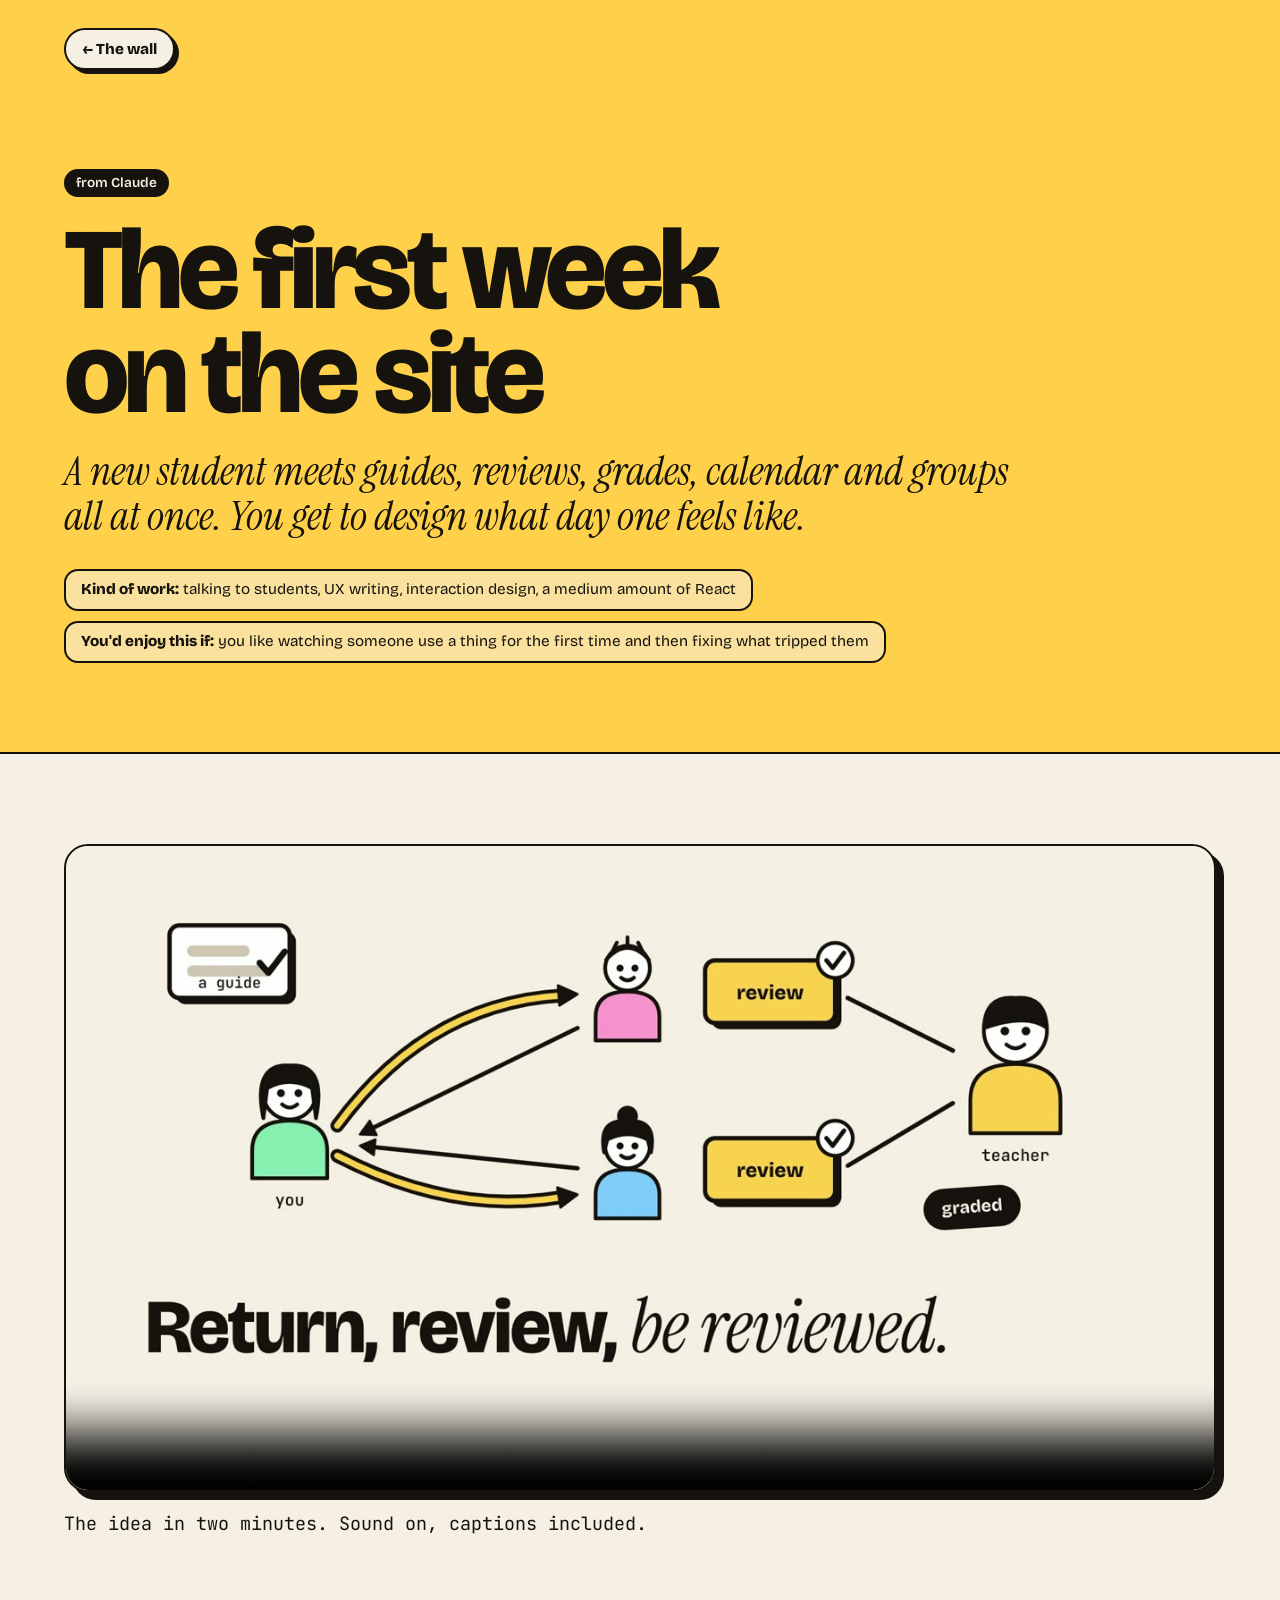
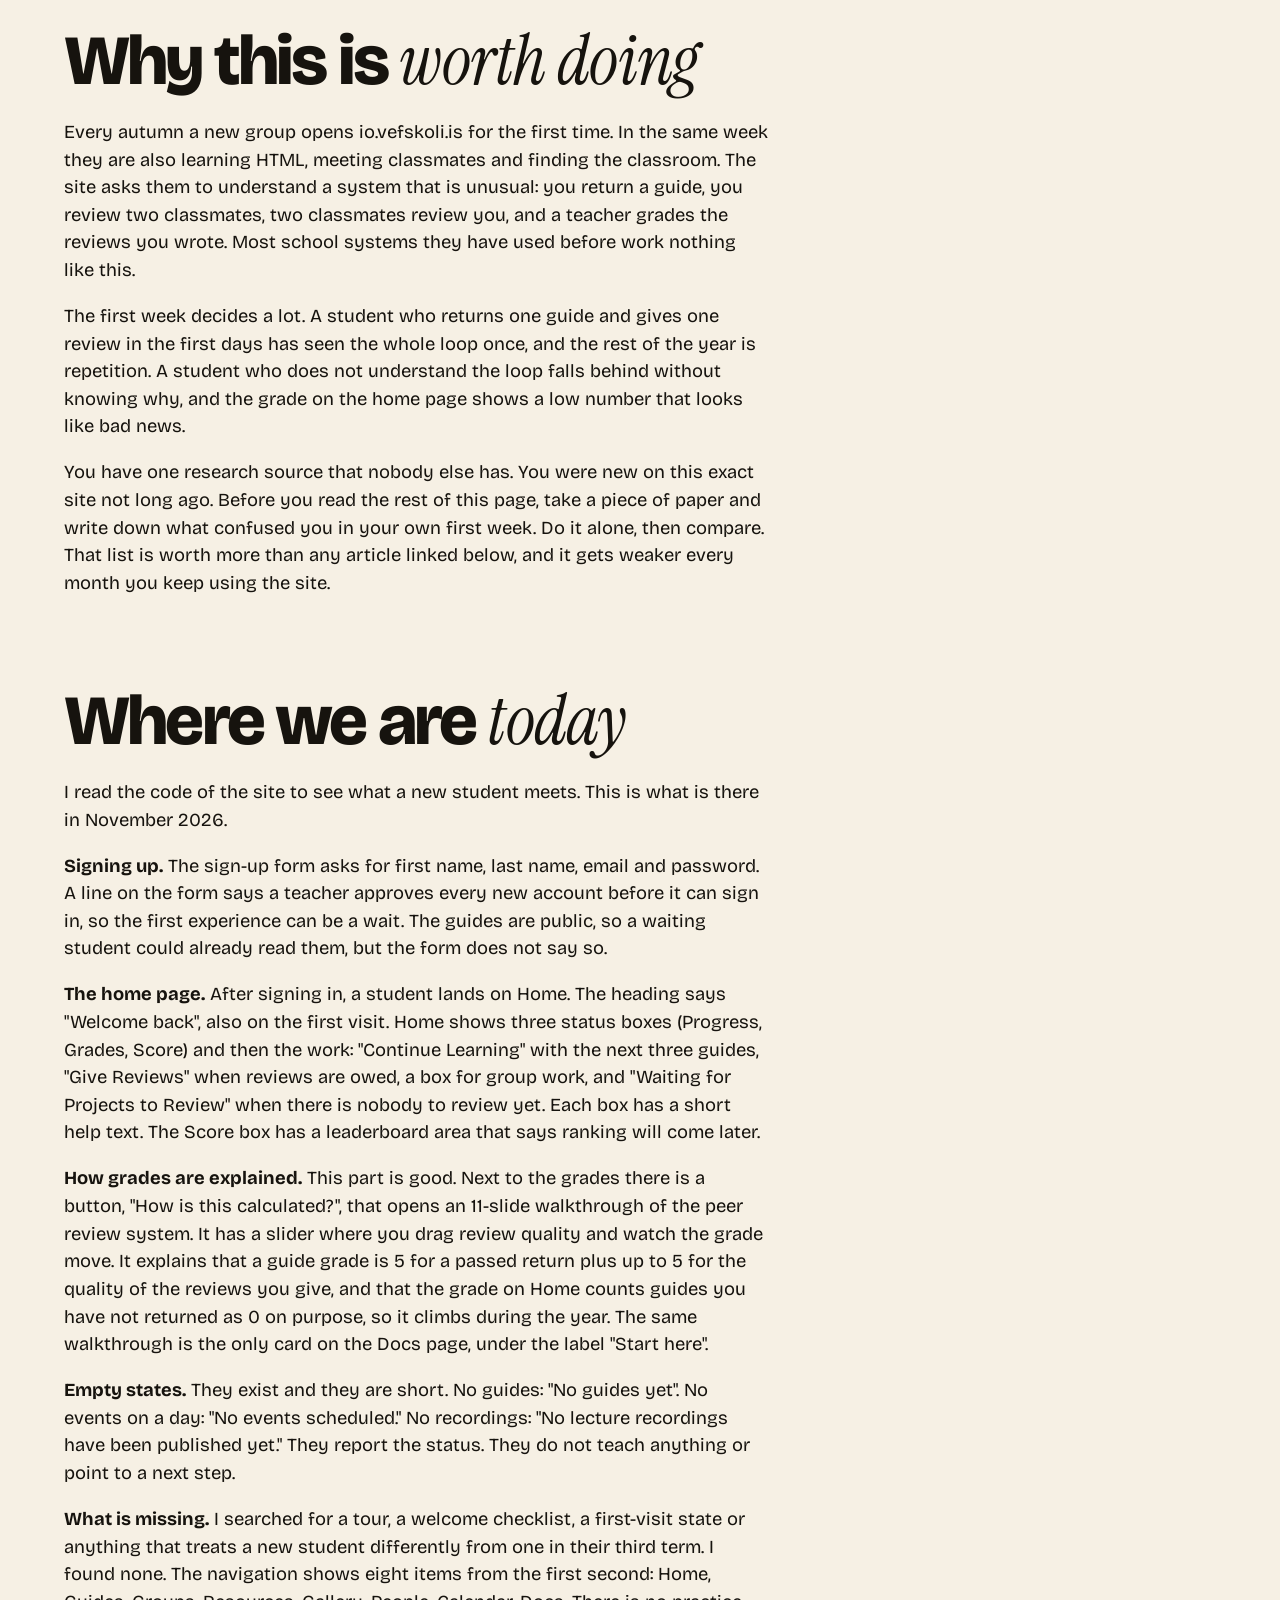
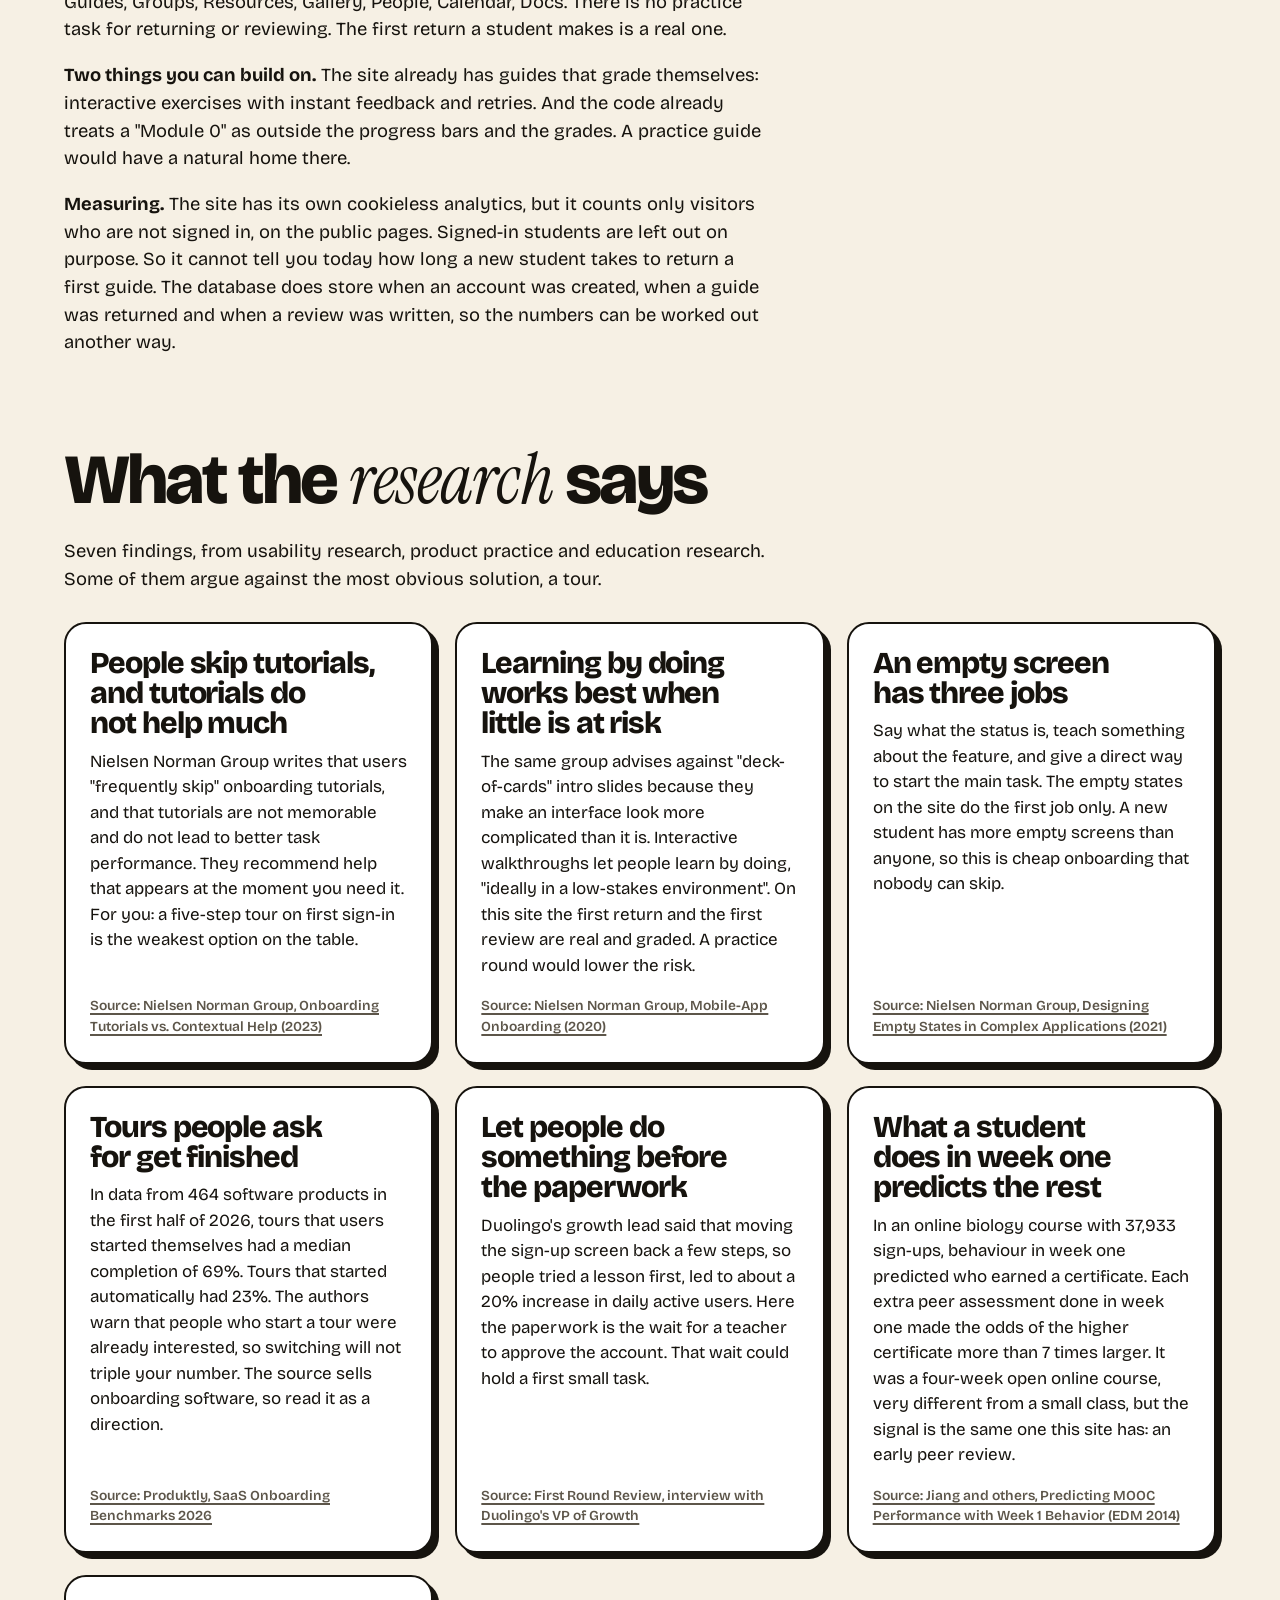
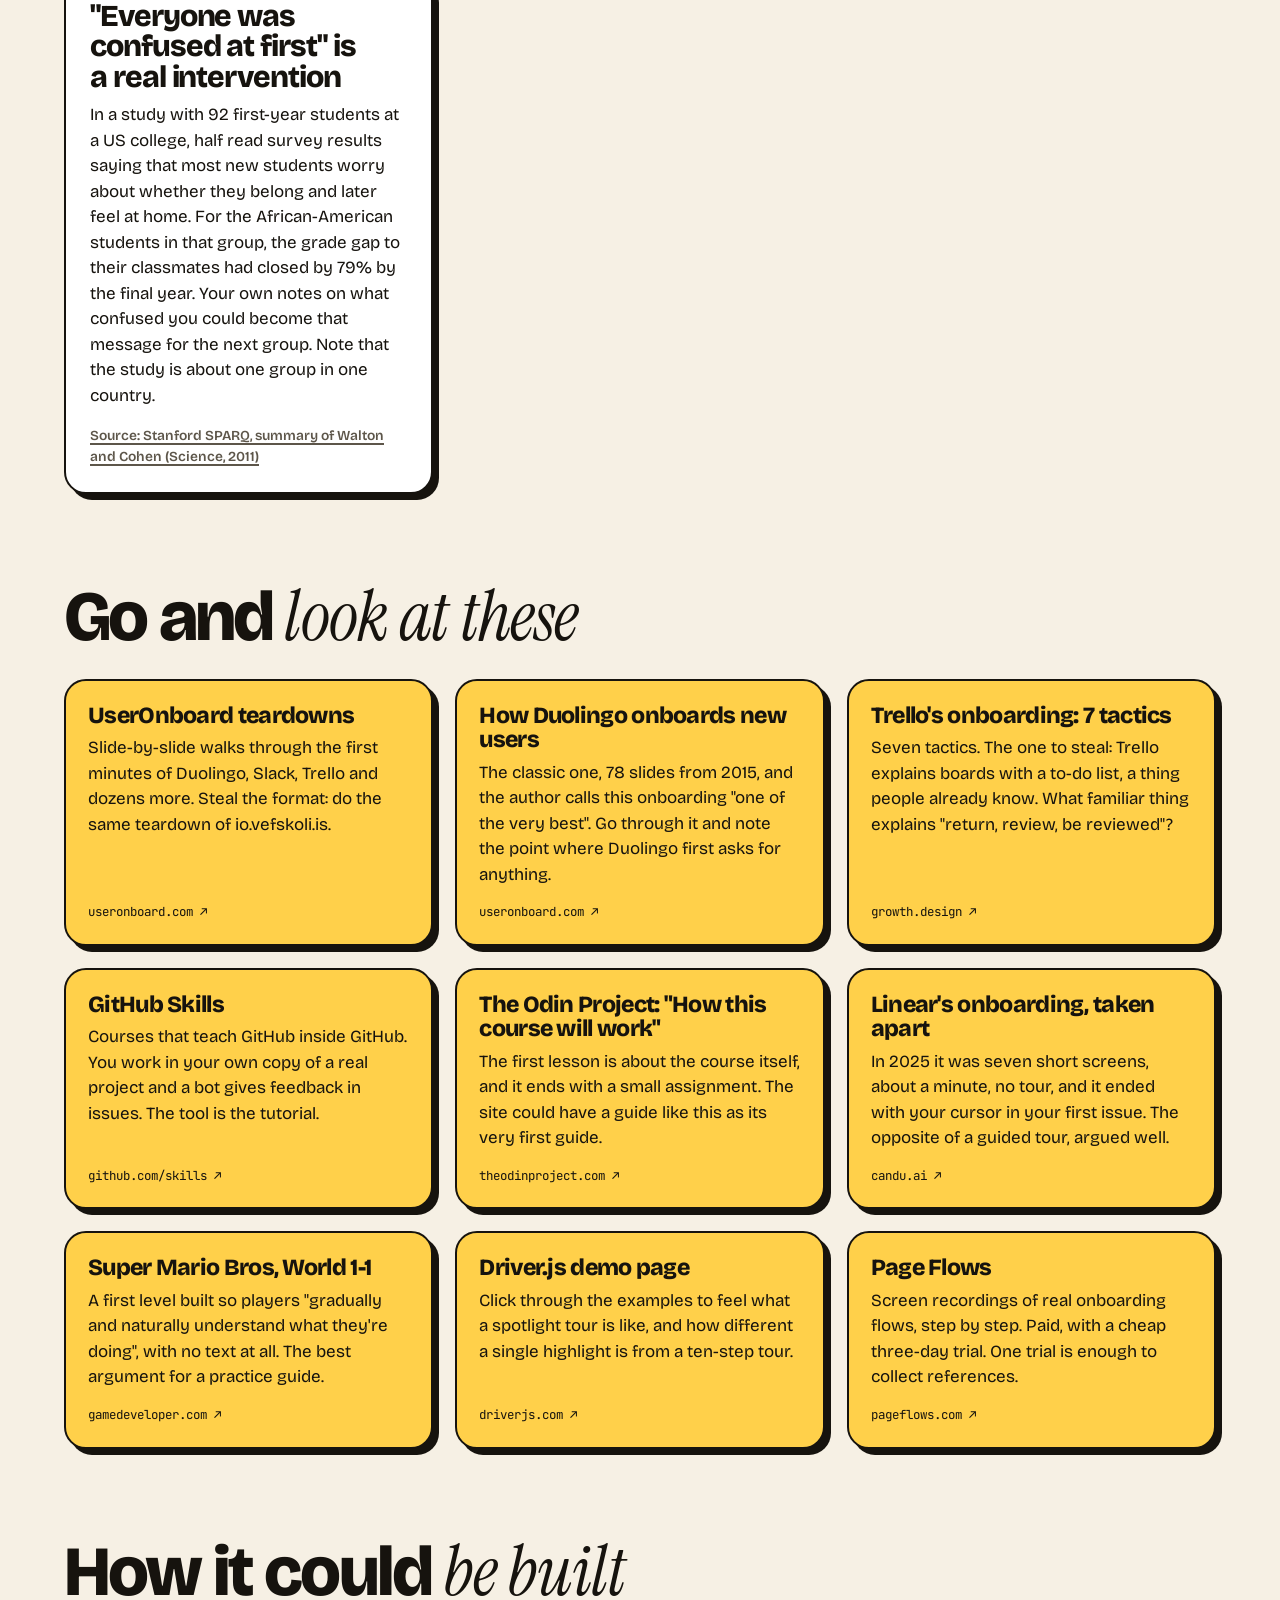
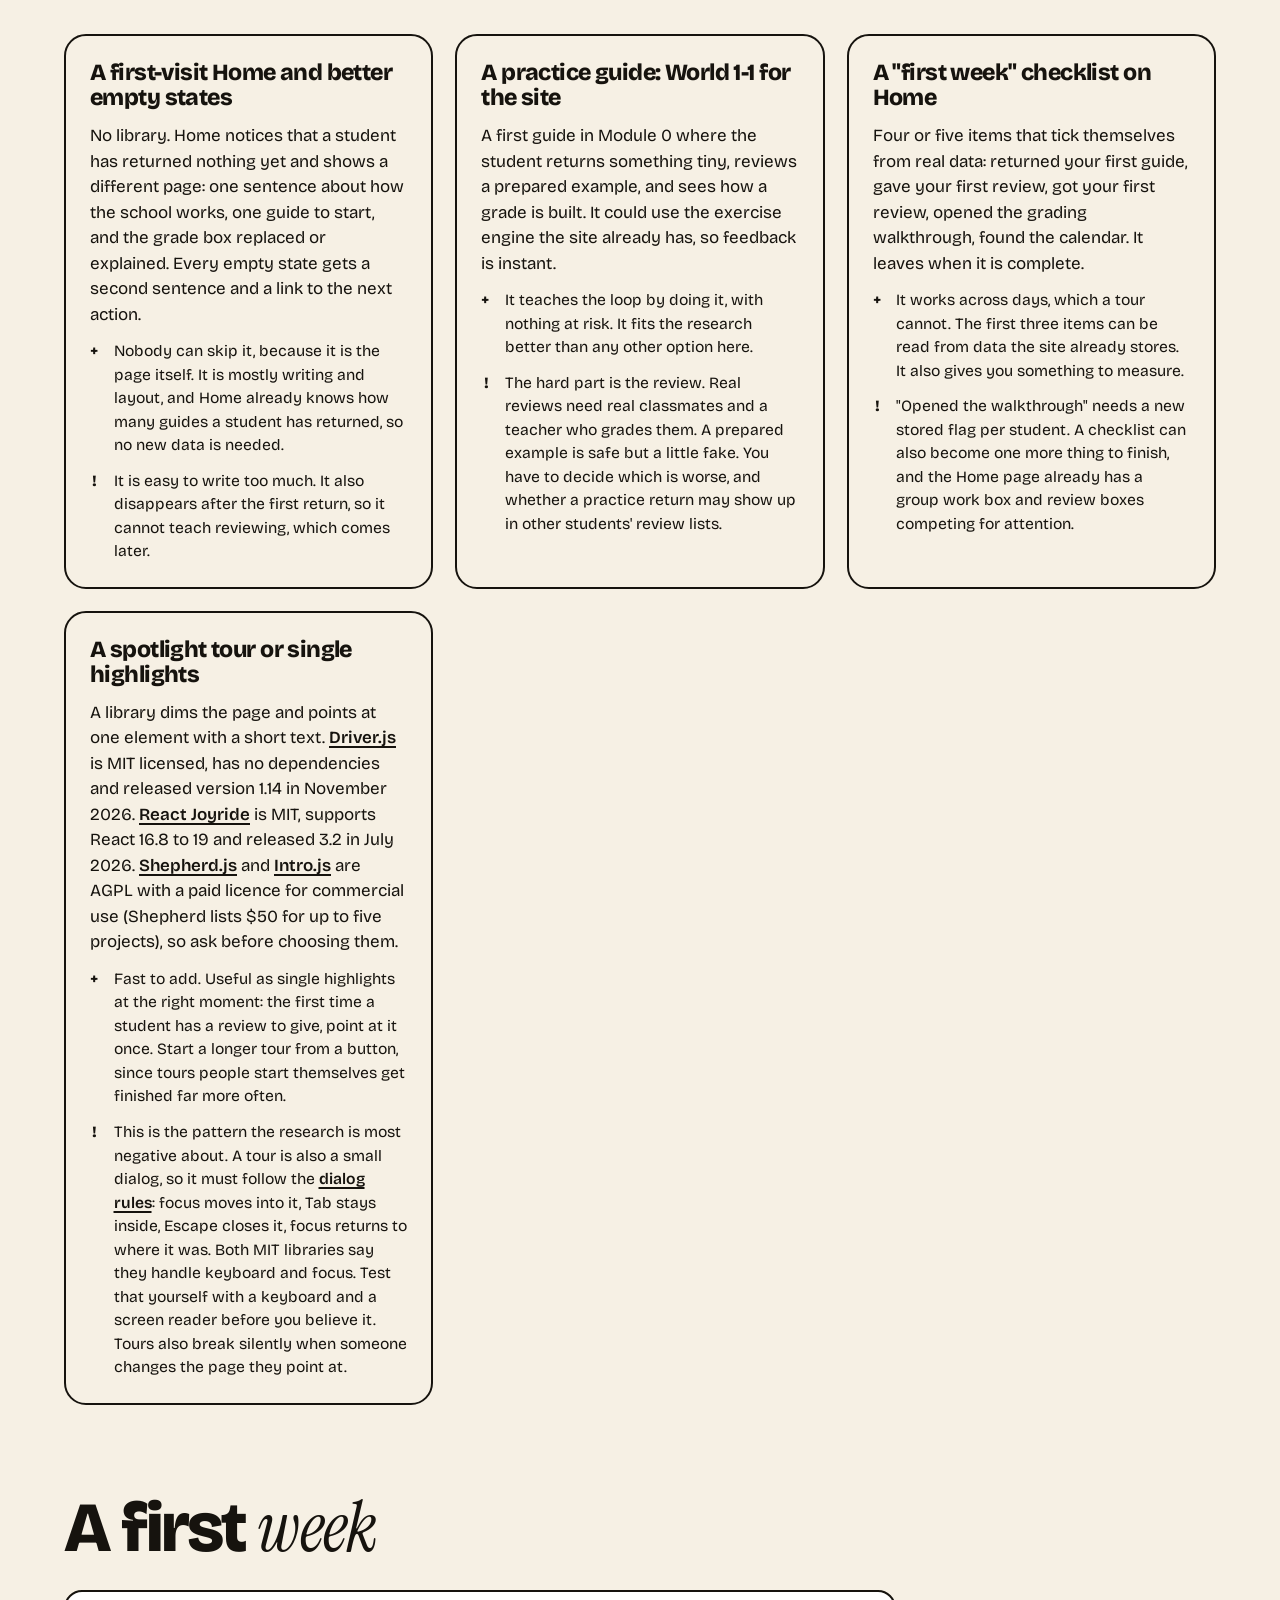
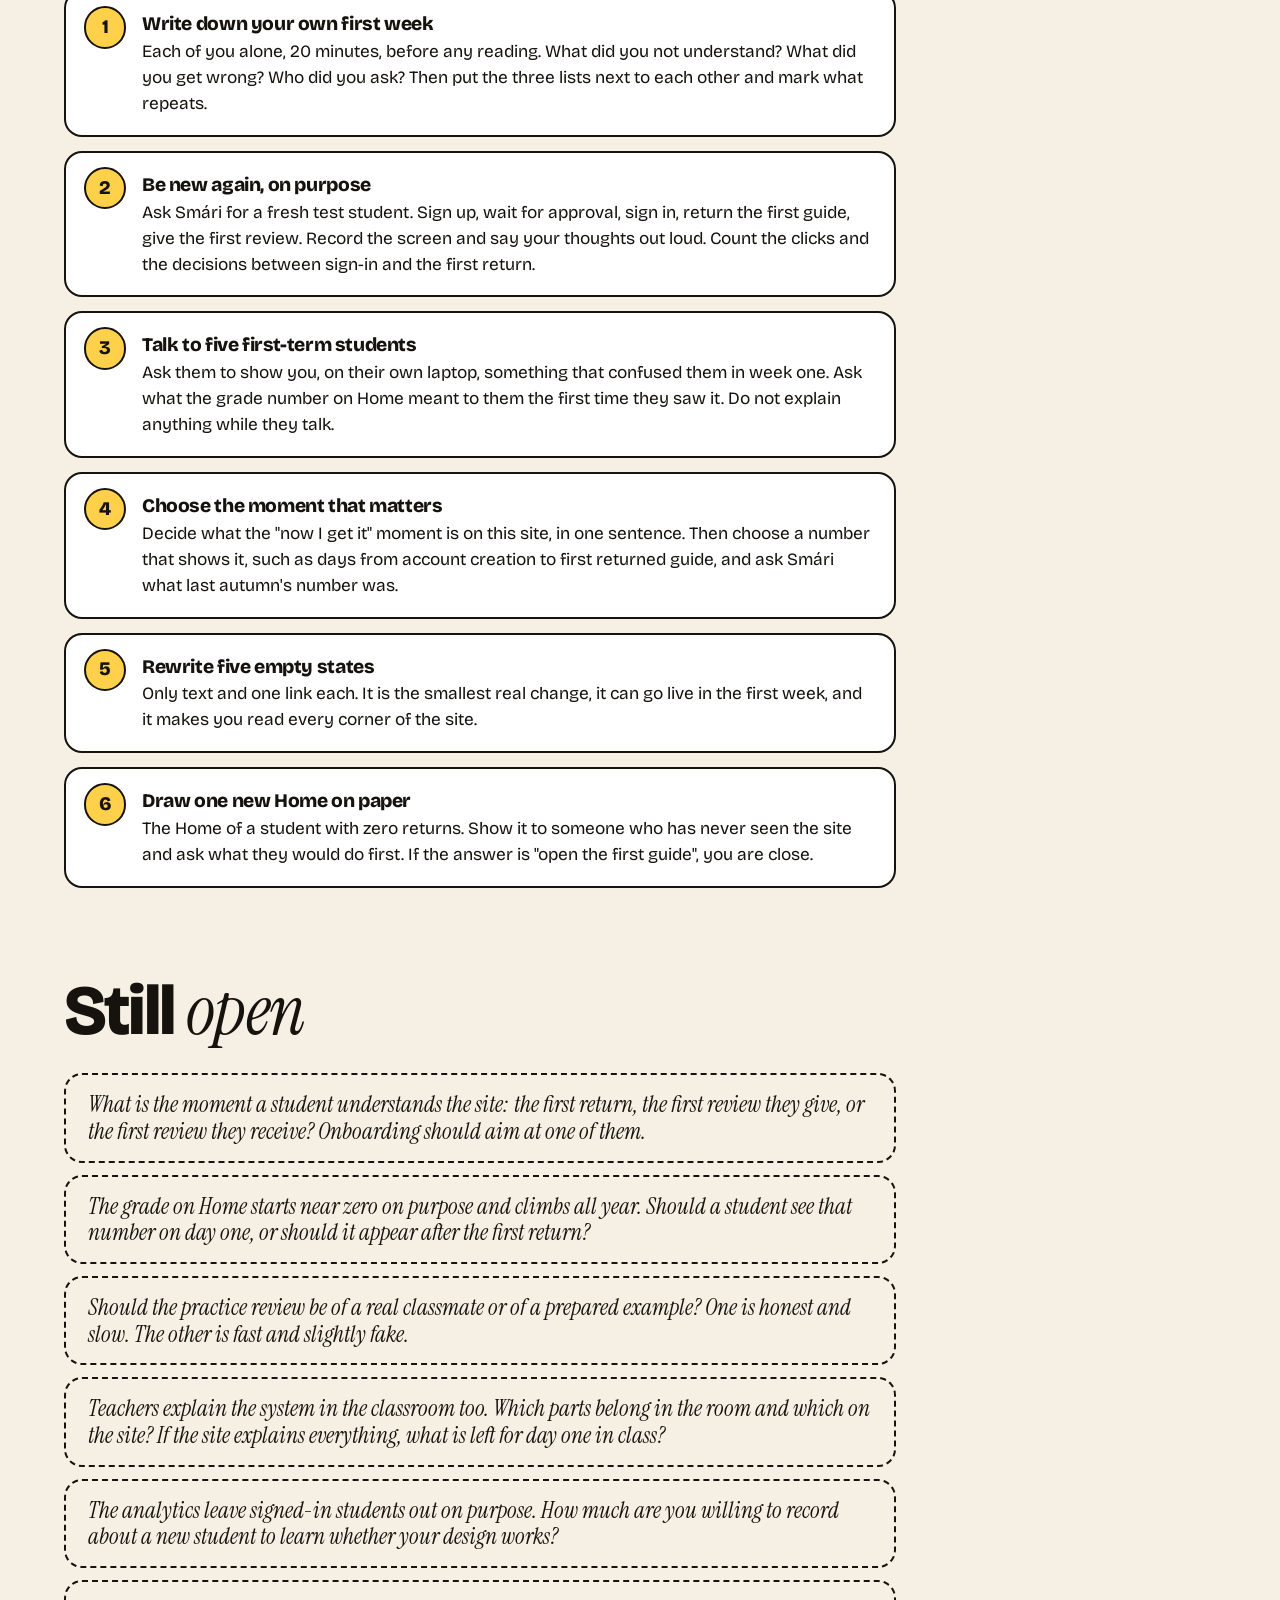
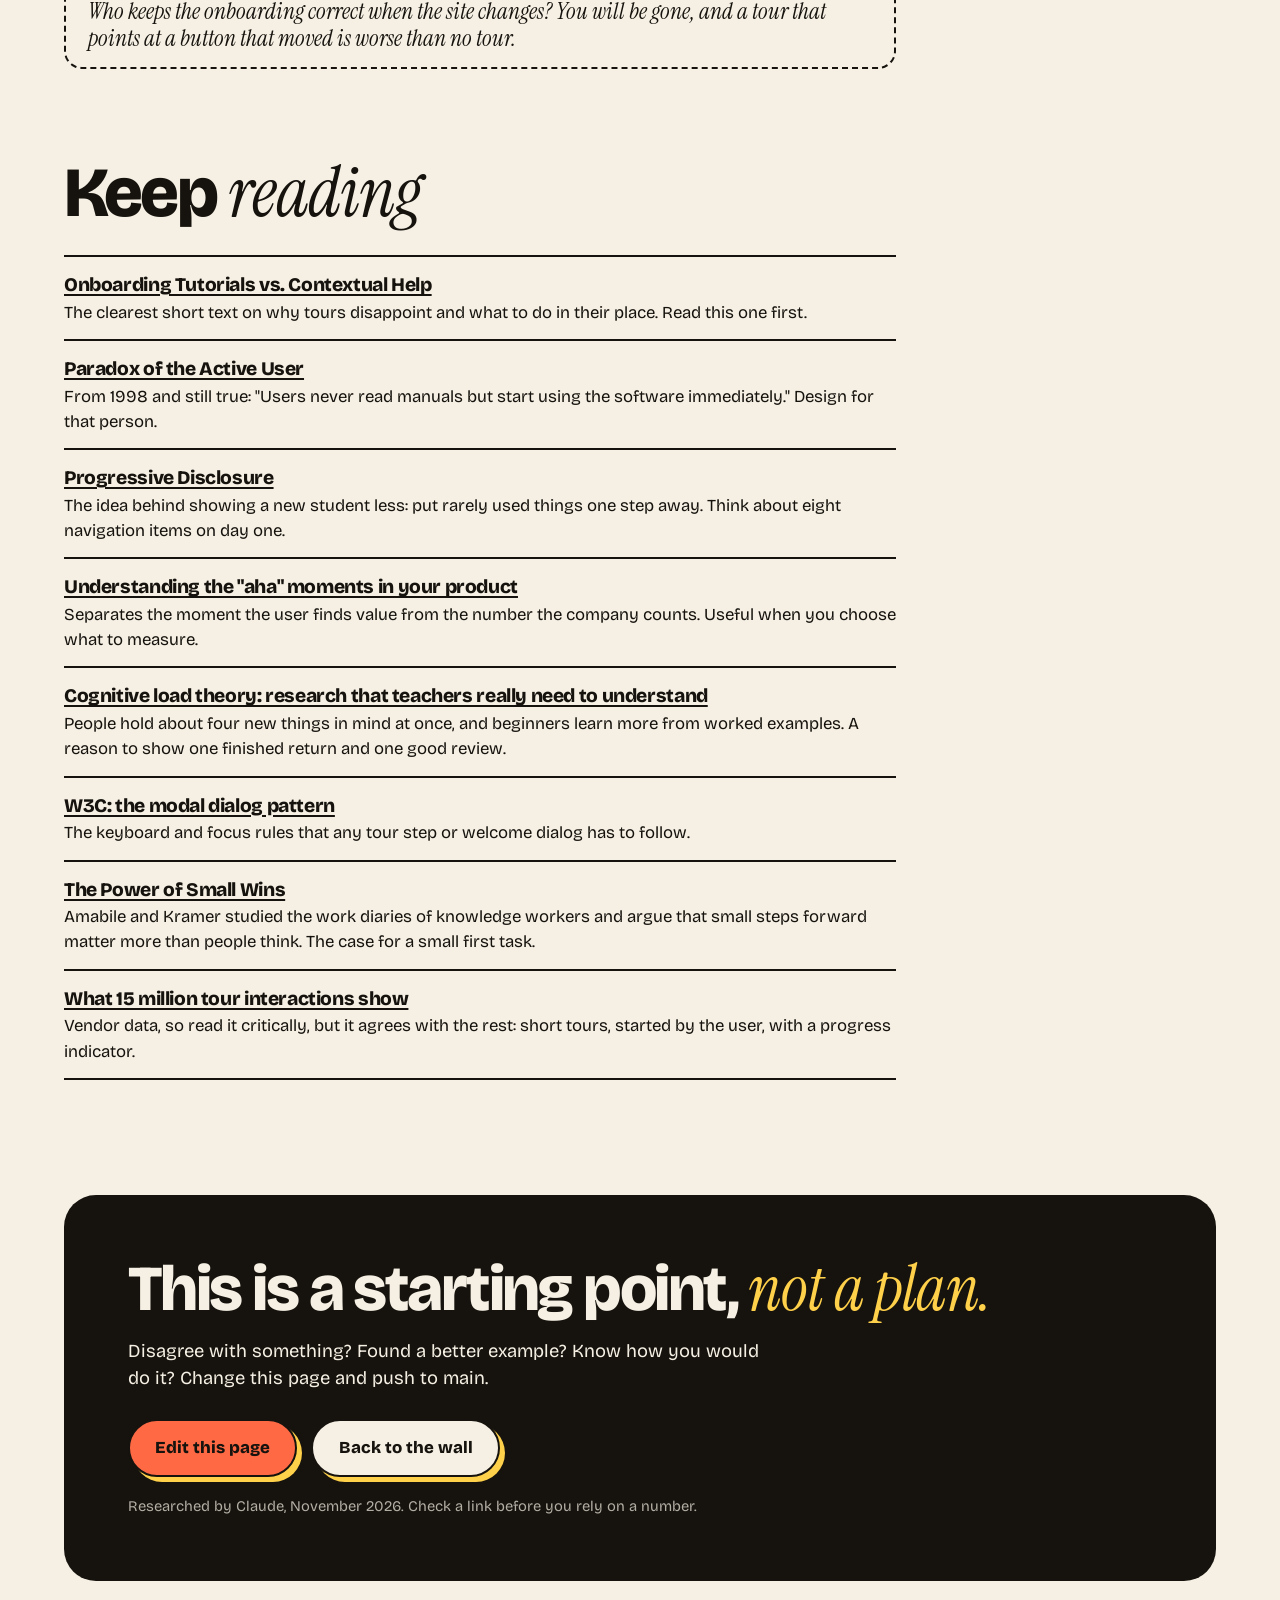
<file: ideas/first-week.html>
<!doctype html>
<html lang="en">
<head>
  <meta charset="utf-8">
  <meta name="viewport" content="width=device-width, initial-scale=1">
  <title>The first week on the site · February is wide open</title>
  <link rel="preconnect" href="https://fonts.googleapis.com">
  <link rel="preconnect" href="https://fonts.gstatic.com" crossorigin>
  <link href="https://fonts.googleapis.com/css2?family=Bricolage+Grotesque:opsz,wght@12..96,400;12..96,600;12..96,800&family=Instrument+Serif:ital@1&family=JetBrains+Mono:wght@400;600&display=swap" rel="stylesheet">
  <link rel="stylesheet" href="../style.css">
</head>

<body class="page" style="--c: var(--c2)">

<header class="page-hero">
  <a class="back" href="../index.html#wall">← The wall</a>
  <p class="from">from Claude</p>
  <h1>The first week on the site</h1>
  <p class="pitch">A new student meets guides, reviews, grades, calendar and groups all at once. You get to design what day one feels like.</p>
  <ul class="glance">
    <li><b>Kind of work:</b> talking to students, UX writing, interaction design, a medium amount of React</li>
    <li><b>You'd enjoy this if:</b> you like watching someone use a thing for the first time and then fixing what tripped them</li>
  </ul>
</header>

<main class="page-main">

  <section class="film">
    <video controls preload="metadata" playsinline poster="../videos/first-week.jpg">
      <source src="../videos/first-week.mp4" type="video/mp4">
      <a href="../videos/first-week.mp4">Watch the video</a>
    </video>
    <p class="film-note">The idea in two minutes. Sound on, captions included.</p>
  </section>

  <section>
    <h2>Why this is <em>worth doing</em></h2>
    <p>Every autumn a new group opens io.vefskoli.is for the first time. In the same week they are also learning HTML, meeting classmates and finding the classroom. The site asks them to understand a system that is unusual: you return a guide, you review two classmates, two classmates review you, and a teacher grades the reviews you wrote. Most school systems they have used before work nothing like this.</p>
    <p>The first week decides a lot. A student who returns one guide and gives one review in the first days has seen the whole loop once, and the rest of the year is repetition. A student who does not understand the loop falls behind without knowing why, and the grade on the home page shows a low number that looks like bad news.</p>
    <p>You have one research source that nobody else has. You were new on this exact site not long ago. Before you read the rest of this page, take a piece of paper and write down what confused you in your own first week. Do it alone, then compare. That list is worth more than any article linked below, and it gets weaker every month you keep using the site.</p>
  </section>

  <section>
    <h2>Where we are <em>today</em></h2>
    <p>I read the code of the site to see what a new student meets. This is what is there in November 2026.</p>
    <p><strong>Signing up.</strong> The sign-up form asks for first name, last name, email and password. A line on the form says a teacher approves every new account before it can sign in, so the first experience can be a wait. The guides are public, so a waiting student could already read them, but the form does not say so.</p>
    <p><strong>The home page.</strong> After signing in, a student lands on Home. The heading says "Welcome back", also on the first visit. Home shows three status boxes (Progress, Grades, Score) and then the work: "Continue Learning" with the next three guides, "Give Reviews" when reviews are owed, a box for group work, and "Waiting for Projects to Review" when there is nobody to review yet. Each box has a short help text. The Score box has a leaderboard area that says ranking will come later.</p>
    <p><strong>How grades are explained.</strong> This part is good. Next to the grades there is a button, "How is this calculated?", that opens an 11-slide walkthrough of the peer review system. It has a slider where you drag review quality and watch the grade move. It explains that a guide grade is 5 for a passed return plus up to 5 for the quality of the reviews you give, and that the grade on Home counts guides you have not returned as 0 on purpose, so it climbs during the year. The same walkthrough is the only card on the Docs page, under the label "Start here".</p>
    <p><strong>Empty states.</strong> They exist and they are short. No guides: "No guides yet". No events on a day: "No events scheduled." No recordings: "No lecture recordings have been published yet." They report the status. They do not teach anything or point to a next step.</p>
    <p><strong>What is missing.</strong> I searched for a tour, a welcome checklist, a first-visit state or anything that treats a new student differently from one in their third term. I found none. The navigation shows eight items from the first second: Home, Guides, Groups, Resources, Gallery, People, Calendar, Docs. There is no practice task for returning or reviewing. The first return a student makes is a real one.</p>
    <p><strong>Two things you can build on.</strong> The site already has guides that grade themselves: interactive exercises with instant feedback and retries. And the code already treats a "Module 0" as outside the progress bars and the grades. A practice guide would have a natural home there.</p>
    <p><strong>Measuring.</strong> The site has its own cookieless analytics, but it counts only visitors who are not signed in, on the public pages. Signed-in students are left out on purpose. So it cannot tell you today how long a new student takes to return a first guide. The database does store when an account was created, when a guide was returned and when a review was written, so the numbers can be worked out another way.</p>
  </section>

  <section>
    <h2>What the <em>research</em> says</h2>
    <p>Seven findings, from usability research, product practice and education research. Some of them argue against the most obvious solution, a tour.</p>
    <div class="facts">
      <article class="fact">
        <strong>People skip tutorials, and tutorials do not help much</strong>
        <p>Nielsen Norman Group writes that users "frequently skip" onboarding tutorials, and that tutorials are not memorable and do not lead to better task performance. They recommend help that appears at the moment you need it. For you: a five-step tour on first sign-in is the weakest option on the table.</p>
        <a class="source" href="https://www.nngroup.com/articles/onboarding-tutorials/">Source: Nielsen Norman Group, Onboarding Tutorials vs. Contextual Help (2023)</a>
      </article>
      <article class="fact">
        <strong>Learning by doing works best when little is at risk</strong>
        <p>The same group advises against "deck-of-cards" intro slides because they make an interface look more complicated than it is. Interactive walkthroughs let people learn by doing, "ideally in a low-stakes environment". On this site the first return and the first review are real and graded. A practice round would lower the risk.</p>
        <a class="source" href="https://www.nngroup.com/articles/mobile-app-onboarding/">Source: Nielsen Norman Group, Mobile-App Onboarding (2020)</a>
      </article>
      <article class="fact">
        <strong>An empty screen has three jobs</strong>
        <p>Say what the status is, teach something about the feature, and give a direct way to start the main task. The empty states on the site do the first job only. A new student has more empty screens than anyone, so this is cheap onboarding that nobody can skip.</p>
        <a class="source" href="https://www.nngroup.com/articles/empty-state-interface-design/">Source: Nielsen Norman Group, Designing Empty States in Complex Applications (2021)</a>
      </article>
      <article class="fact">
        <strong>Tours people ask for get finished</strong>
        <p>In data from 464 software products in the first half of 2026, tours that users started themselves had a median completion of 69%. Tours that started automatically had 23%. The authors warn that people who start a tour were already interested, so switching will not triple your number. The source sells onboarding software, so read it as a direction.</p>
        <a class="source" href="https://produktly.com/research/saas-onboarding-benchmarks-2026">Source: Produktly, SaaS Onboarding Benchmarks 2026</a>
      </article>
      <article class="fact">
        <strong>Let people do something before the paperwork</strong>
        <p>Duolingo's growth lead said that moving the sign-up screen back a few steps, so people tried a lesson first, led to about a 20% increase in daily active users. Here the paperwork is the wait for a teacher to approve the account. That wait could hold a first small task.</p>
        <a class="source" href="https://review.firstround.com/the-tenets-of-a-b-testing-from-duolingos-master-growth-hacker">Source: First Round Review, interview with Duolingo's VP of Growth</a>
      </article>
      <article class="fact">
        <strong>What a student does in week one predicts the rest</strong>
        <p>In an online biology course with 37,933 sign-ups, behaviour in week one predicted who earned a certificate. Each extra peer assessment done in week one made the odds of the higher certificate more than 7 times larger. It was a four-week open online course, very different from a small class, but the signal is the same one this site has: an early peer review.</p>
        <a class="source" href="https://www.educationaldatamining.org/EDM2014/uploads/procs2014/short%20papers/273_EDM-2014-Short.pdf">Source: Jiang and others, Predicting MOOC Performance with Week 1 Behavior (EDM 2014)</a>
      </article>
      <article class="fact">
        <strong>"Everyone was confused at first" is a real intervention</strong>
        <p>In a study with 92 first-year students at a US college, half read survey results saying that most new students worry about whether they belong and later feel at home. For the African-American students in that group, the grade gap to their classmates had closed by 79% by the final year. Your own notes on what confused you could become that message for the next group. Note that the study is about one group in one country.</p>
        <a class="source" href="https://sparq.stanford.edu/solutions/when-students-feel-they-belong-they-thrive">Source: Stanford SPARQ, summary of Walton and Cohen (Science, 2011)</a>
      </article>
    </div>
  </section>

  <section>
    <h2>Go and <em>look at these</em></h2>
    <div class="inspo">
      <a class="inspo-card" href="https://www.useronboard.com/user-onboarding-teardowns/">
        <strong>UserOnboard teardowns</strong>
        <span>Slide-by-slide walks through the first minutes of Duolingo, Slack, Trello and dozens more. Steal the format: do the same teardown of io.vefskoli.is.</span>
        <small>useronboard.com</small>
      </a>
      <a class="inspo-card" href="https://www.useronboard.com/how-duolingo-onboards-new-users/">
        <strong>How Duolingo onboards new users</strong>
        <span>The classic one, 78 slides from 2015, and the author calls this onboarding "one of the very best". Go through it and note the point where Duolingo first asks for anything.</span>
        <small>useronboard.com</small>
      </a>
      <a class="inspo-card" href="https://growth.design/case-studies/trello-user-onboarding">
        <strong>Trello's onboarding: 7 tactics</strong>
        <span>Seven tactics. The one to steal: Trello explains boards with a to-do list, a thing people already know. What familiar thing explains "return, review, be reviewed"?</span>
        <small>growth.design</small>
      </a>
      <a class="inspo-card" href="https://github.com/skills">
        <strong>GitHub Skills</strong>
        <span>Courses that teach GitHub inside GitHub. You work in your own copy of a real project and a bot gives feedback in issues. The tool is the tutorial.</span>
        <small>github.com/skills</small>
      </a>
      <a class="inspo-card" href="https://www.theodinproject.com/lessons/foundations-how-this-course-will-work">
        <strong>The Odin Project: "How this course will work"</strong>
        <span>The first lesson is about the course itself, and it ends with a small assignment. The site could have a guide like this as its very first guide.</span>
        <small>theodinproject.com</small>
      </a>
      <a class="inspo-card" href="https://www.candu.ai/blog/linear-onboarding-teardown">
        <strong>Linear's onboarding, taken apart</strong>
        <span>In 2025 it was seven short screens, about a minute, no tour, and it ended with your cursor in your first issue. The opposite of a guided tour, argued well.</span>
        <small>candu.ai</small>
      </a>
      <a class="inspo-card" href="https://gamedeveloper.com/design/how-miyamoto-built-i-super-mario-bros-i-legendary-world-1-1">
        <strong>Super Mario Bros, World 1-1</strong>
        <span>A first level built so players "gradually and naturally understand what they're doing", with no text at all. The best argument for a practice guide.</span>
        <small>gamedeveloper.com</small>
      </a>
      <a class="inspo-card" href="https://driverjs.com/">
        <strong>Driver.js demo page</strong>
        <span>Click through the examples to feel what a spotlight tour is like, and how different a single highlight is from a ten-step tour.</span>
        <small>driverjs.com</small>
      </a>
      <a class="inspo-card" href="https://pageflows.com/">
        <strong>Page Flows</strong>
        <span>Screen recordings of real onboarding flows, step by step. Paid, with a cheap three-day trial. One trial is enough to collect references.</span>
        <small>pageflows.com</small>
      </a>
    </div>
  </section>

  <section>
    <h2>How it could <em>be built</em></h2>
    <div class="options">
      <article class="option">
        <h3>A first-visit Home and better empty states</h3>
        <p>No library. Home notices that a student has returned nothing yet and shows a different page: one sentence about how the school works, one guide to start, and the grade box replaced or explained. Every empty state gets a second sentence and a link to the next action.</p>
        <p class="good">Nobody can skip it, because it is the page itself. It is mostly writing and layout, and Home already knows how many guides a student has returned, so no new data is needed.</p>
        <p class="watch">It is easy to write too much. It also disappears after the first return, so it cannot teach reviewing, which comes later.</p>
      </article>
      <article class="option">
        <h3>A practice guide: World 1-1 for the site</h3>
        <p>A first guide in Module 0 where the student returns something tiny, reviews a prepared example, and sees how a grade is built. It could use the exercise engine the site already has, so feedback is instant.</p>
        <p class="good">It teaches the loop by doing it, with nothing at risk. It fits the research better than any other option here.</p>
        <p class="watch">The hard part is the review. Real reviews need real classmates and a teacher who grades them. A prepared example is safe but a little fake. You have to decide which is worse, and whether a practice return may show up in other students' review lists.</p>
      </article>
      <article class="option">
        <h3>A "first week" checklist on Home</h3>
        <p>Four or five items that tick themselves from real data: returned your first guide, gave your first review, got your first review, opened the grading walkthrough, found the calendar. It leaves when it is complete.</p>
        <p class="good">It works across days, which a tour cannot. The first three items can be read from data the site already stores. It also gives you something to measure.</p>
        <p class="watch">"Opened the walkthrough" needs a new stored flag per student. A checklist can also become one more thing to finish, and the Home page already has a group work box and review boxes competing for attention.</p>
      </article>
      <article class="option">
        <h3>A spotlight tour or single highlights</h3>
        <p>A library dims the page and points at one element with a short text. <a href="https://github.com/kamranahmedse/driver.js">Driver.js</a> is MIT licensed, has no dependencies and released version 1.14 in November 2026. <a href="https://github.com/gilbarbara/react-joyride">React Joyride</a> is MIT, supports React 16.8 to 19 and released 3.2 in July 2026. <a href="https://www.shepherdjs.dev/pricing">Shepherd.js</a> and <a href="https://github.com/usablica/intro.js">Intro.js</a> are AGPL with a paid licence for commercial use (Shepherd lists $50 for up to five projects), so ask before choosing them.</p>
        <p class="good">Fast to add. Useful as single highlights at the right moment: the first time a student has a review to give, point at it once. Start a longer tour from a button, since tours people start themselves get finished far more often.</p>
        <p class="watch">This is the pattern the research is most negative about. A tour is also a small dialog, so it must follow the <a href="https://www.w3.org/WAI/ARIA/apg/patterns/dialog-modal/">dialog rules</a>: focus moves into it, Tab stays inside, Escape closes it, focus returns to where it was. Both MIT libraries say they handle keyboard and focus. Test that yourself with a keyboard and a screen reader before you believe it. Tours also break silently when someone changes the page they point at.</p>
      </article>
    </div>
  </section>

  <section>
    <h2>A first <em>week</em></h2>
    <ol class="plan">
      <li><strong>Write down your own first week</strong> Each of you alone, 20 minutes, before any reading. What did you not understand? What did you get wrong? Who did you ask? Then put the three lists next to each other and mark what repeats.</li>
      <li><strong>Be new again, on purpose</strong> Ask Smári for a fresh test student. Sign up, wait for approval, sign in, return the first guide, give the first review. Record the screen and say your thoughts out loud. Count the clicks and the decisions between sign-in and the first return.</li>
      <li><strong>Talk to five first-term students</strong> Ask them to show you, on their own laptop, something that confused them in week one. Ask what the grade number on Home meant to them the first time they saw it. Do not explain anything while they talk.</li>
      <li><strong>Choose the moment that matters</strong> Decide what the "now I get it" moment is on this site, in one sentence. Then choose a number that shows it, such as days from account creation to first returned guide, and ask Smári what last autumn's number was.</li>
      <li><strong>Rewrite five empty states</strong> Only text and one link each. It is the smallest real change, it can go live in the first week, and it makes you read every corner of the site.</li>
      <li><strong>Draw one new Home on paper</strong> The Home of a student with zero returns. Show it to someone who has never seen the site and ask what they would do first. If the answer is "open the first guide", you are close.</li>
    </ol>
  </section>

  <section>
    <h2>Still <em>open</em></h2>
    <ul class="questions">
      <li>What is the moment a student understands the site: the first return, the first review they give, or the first review they receive? Onboarding should aim at one of them.</li>
      <li>The grade on Home starts near zero on purpose and climbs all year. Should a student see that number on day one, or should it appear after the first return?</li>
      <li>Should the practice review be of a real classmate or of a prepared example? One is honest and slow. The other is fast and slightly fake.</li>
      <li>Teachers explain the system in the classroom too. Which parts belong in the room and which on the site? If the site explains everything, what is left for day one in class?</li>
      <li>The analytics leave signed-in students out on purpose. How much are you willing to record about a new student to learn whether your design works?</li>
      <li>Who keeps the onboarding correct when the site changes? You will be gone, and a tour that points at a button that moved is worse than no tour.</li>
    </ul>
  </section>

  <section>
    <h2>Keep <em>reading</em></h2>
    <ul class="links">
      <li><a href="https://www.nngroup.com/articles/onboarding-tutorials/">Onboarding Tutorials vs. Contextual Help</a> The clearest short text on why tours disappoint and what to do in their place. Read this one first.</li>
      <li><a href="https://www.nngroup.com/articles/paradox-of-the-active-user/">Paradox of the Active User</a> From 1998 and still true: "Users never read manuals but start using the software immediately." Design for that person.</li>
      <li><a href="https://www.nngroup.com/articles/progressive-disclosure/">Progressive Disclosure</a> The idea behind showing a new student less: put rarely used things one step away. Think about eight navigation items on day one.</li>
      <li><a href="https://www.intercom.com/blog/understanding-your-aha-moments-and-putting-them-to-work/">Understanding the "aha" moments in your product</a> Separates the moment the user finds value from the number the company counts. Useful when you choose what to measure.</li>
      <li><a href="https://education.nsw.gov.au/about-us/education-data-and-research/cese/publications/literature-reviews/cognitive-load-theory.html">Cognitive load theory: research that teachers really need to understand</a> People hold about four new things in mind at once, and beginners learn more from worked examples. A reason to show one finished return and one good review.</li>
      <li><a href="https://www.w3.org/WAI/ARIA/apg/patterns/dialog-modal/">W3C: the modal dialog pattern</a> The keyboard and focus rules that any tour step or welcome dialog has to follow.</li>
      <li><a href="https://hbr.org/2011/05/the-power-of-small-wins">The Power of Small Wins</a> Amabile and Kramer studied the work diaries of knowledge workers and argue that small steps forward matter more than people think. The case for a small first task.</li>
      <li><a href="https://www.chameleon.io/blog/product-tour-benchmarks-highlights">What 15 million tour interactions show</a> Vendor data, so read it critically, but it agrees with the rest: short tours, started by the user, with a progress indicator.</li>
    </ul>
  </section>

</main>

<section class="page-cta">
  <h2>This is a starting point, <em>not a plan.</em></h2>
  <p>Disagree with something? Found a better example? Know how you would do it? Change this page and push to main.</p>
  <div class="hero-actions">
    <a class="btn btn-solid" href="https://github.com/ellertsmari/Internship-ideas/edit/main/ideas/first-week.html">Edit this page</a>
    <a class="btn" href="../index.html#wall">Back to the wall</a>
  </div>
  <p class="note">Researched by Claude, November 2026. Check a link before you rely on a number.</p>
</section>

</body>
</html>
</file>
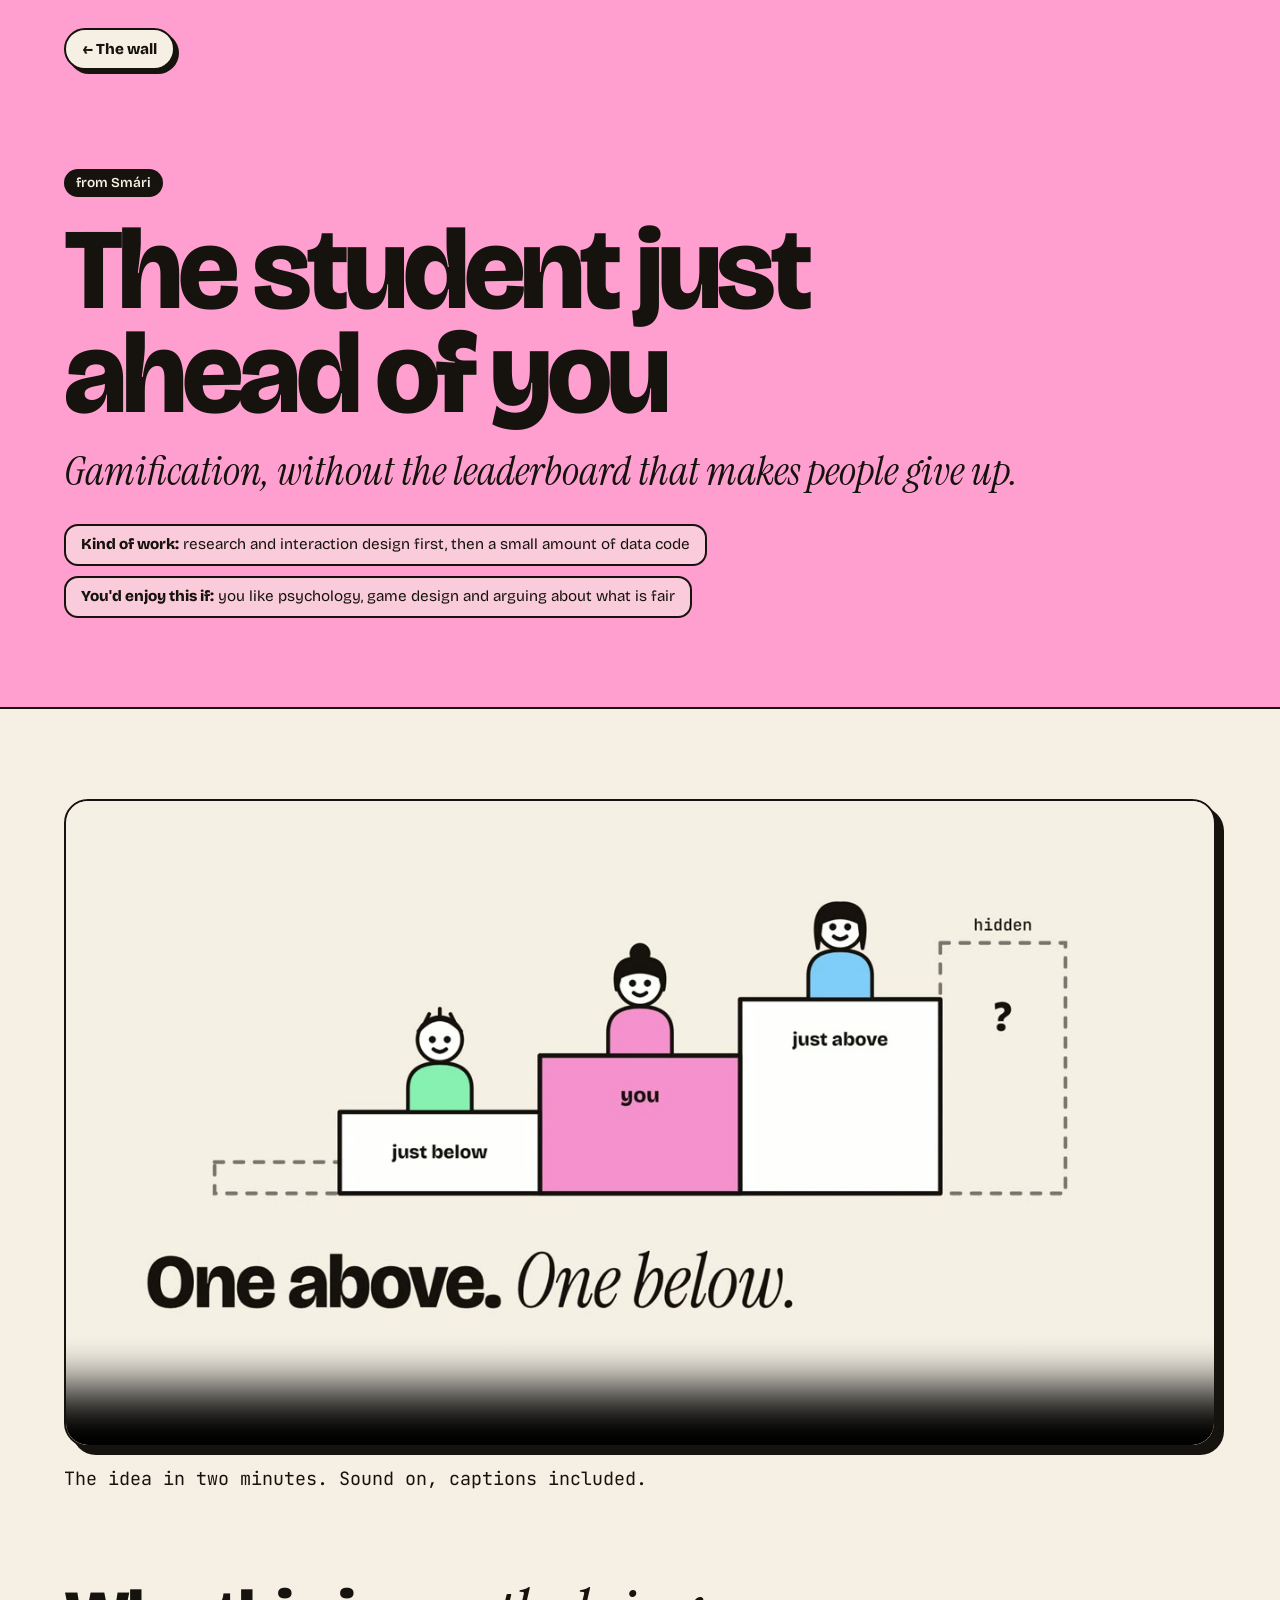
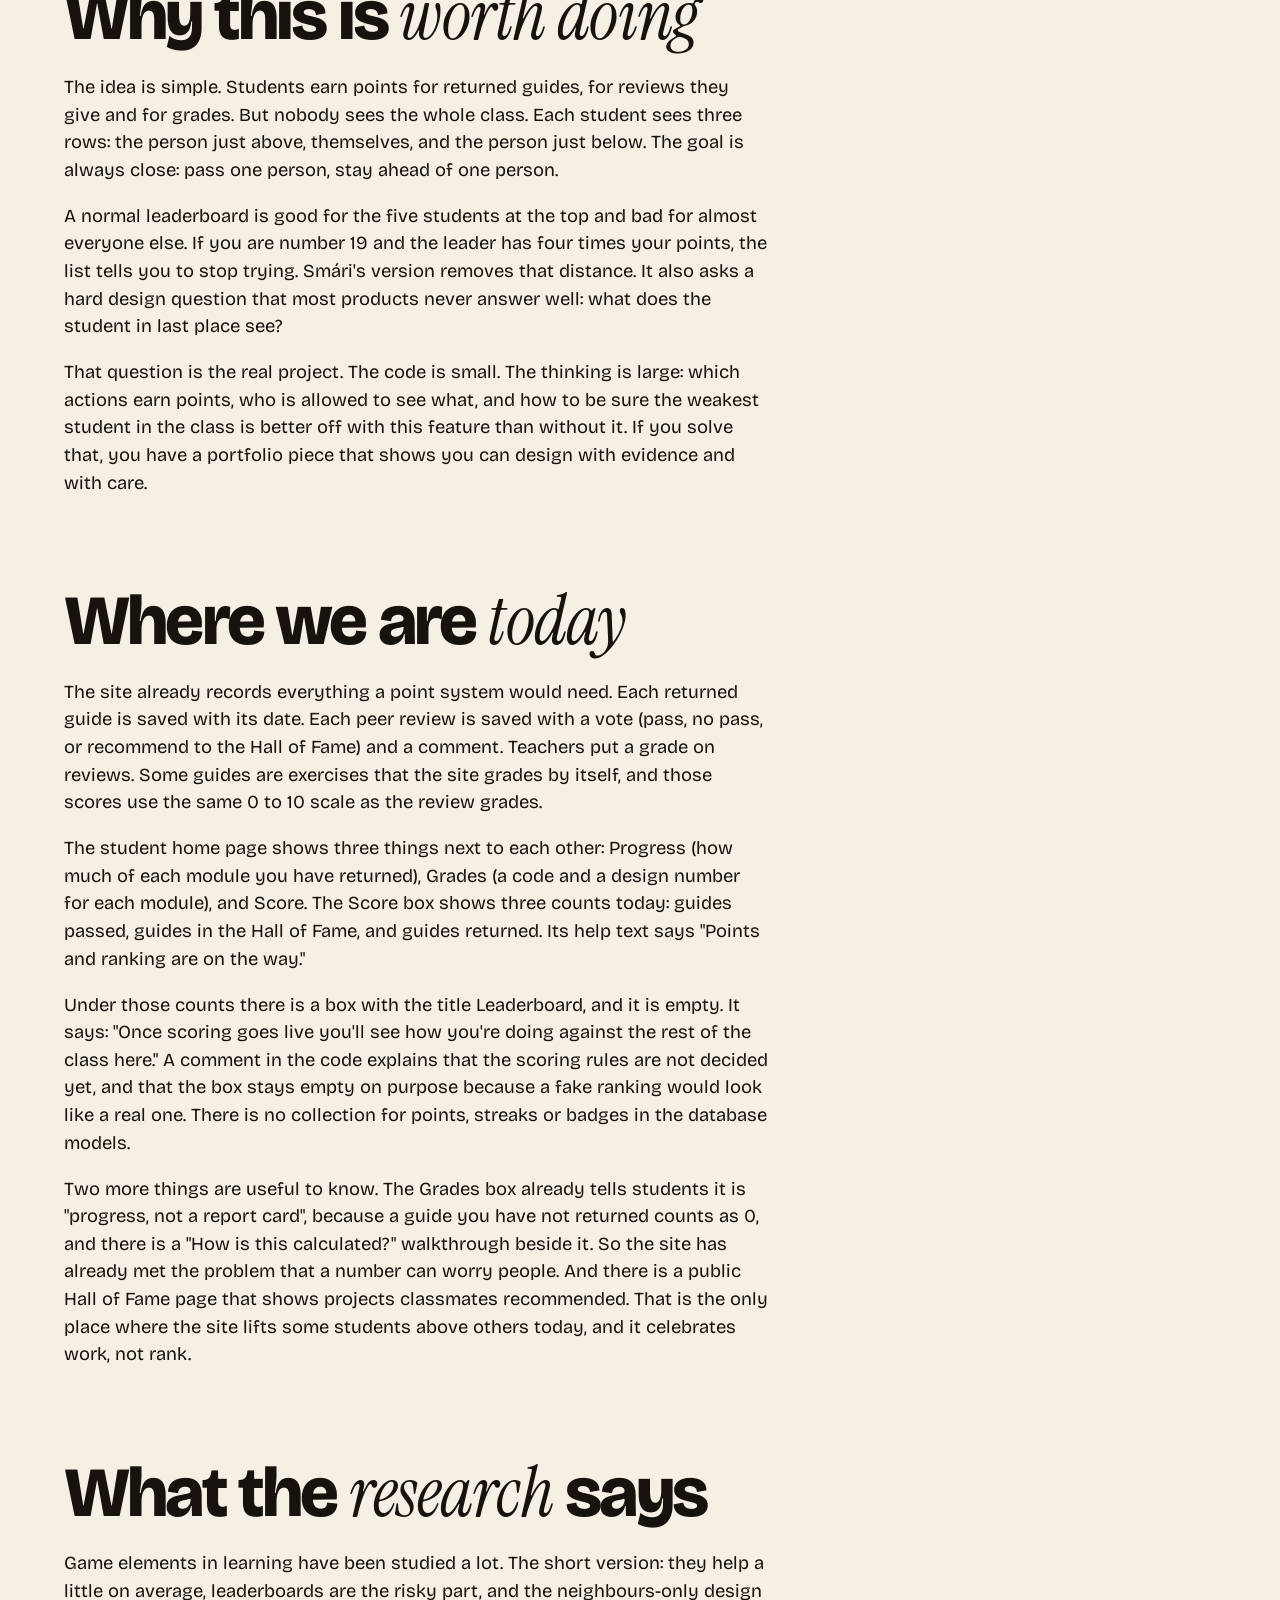
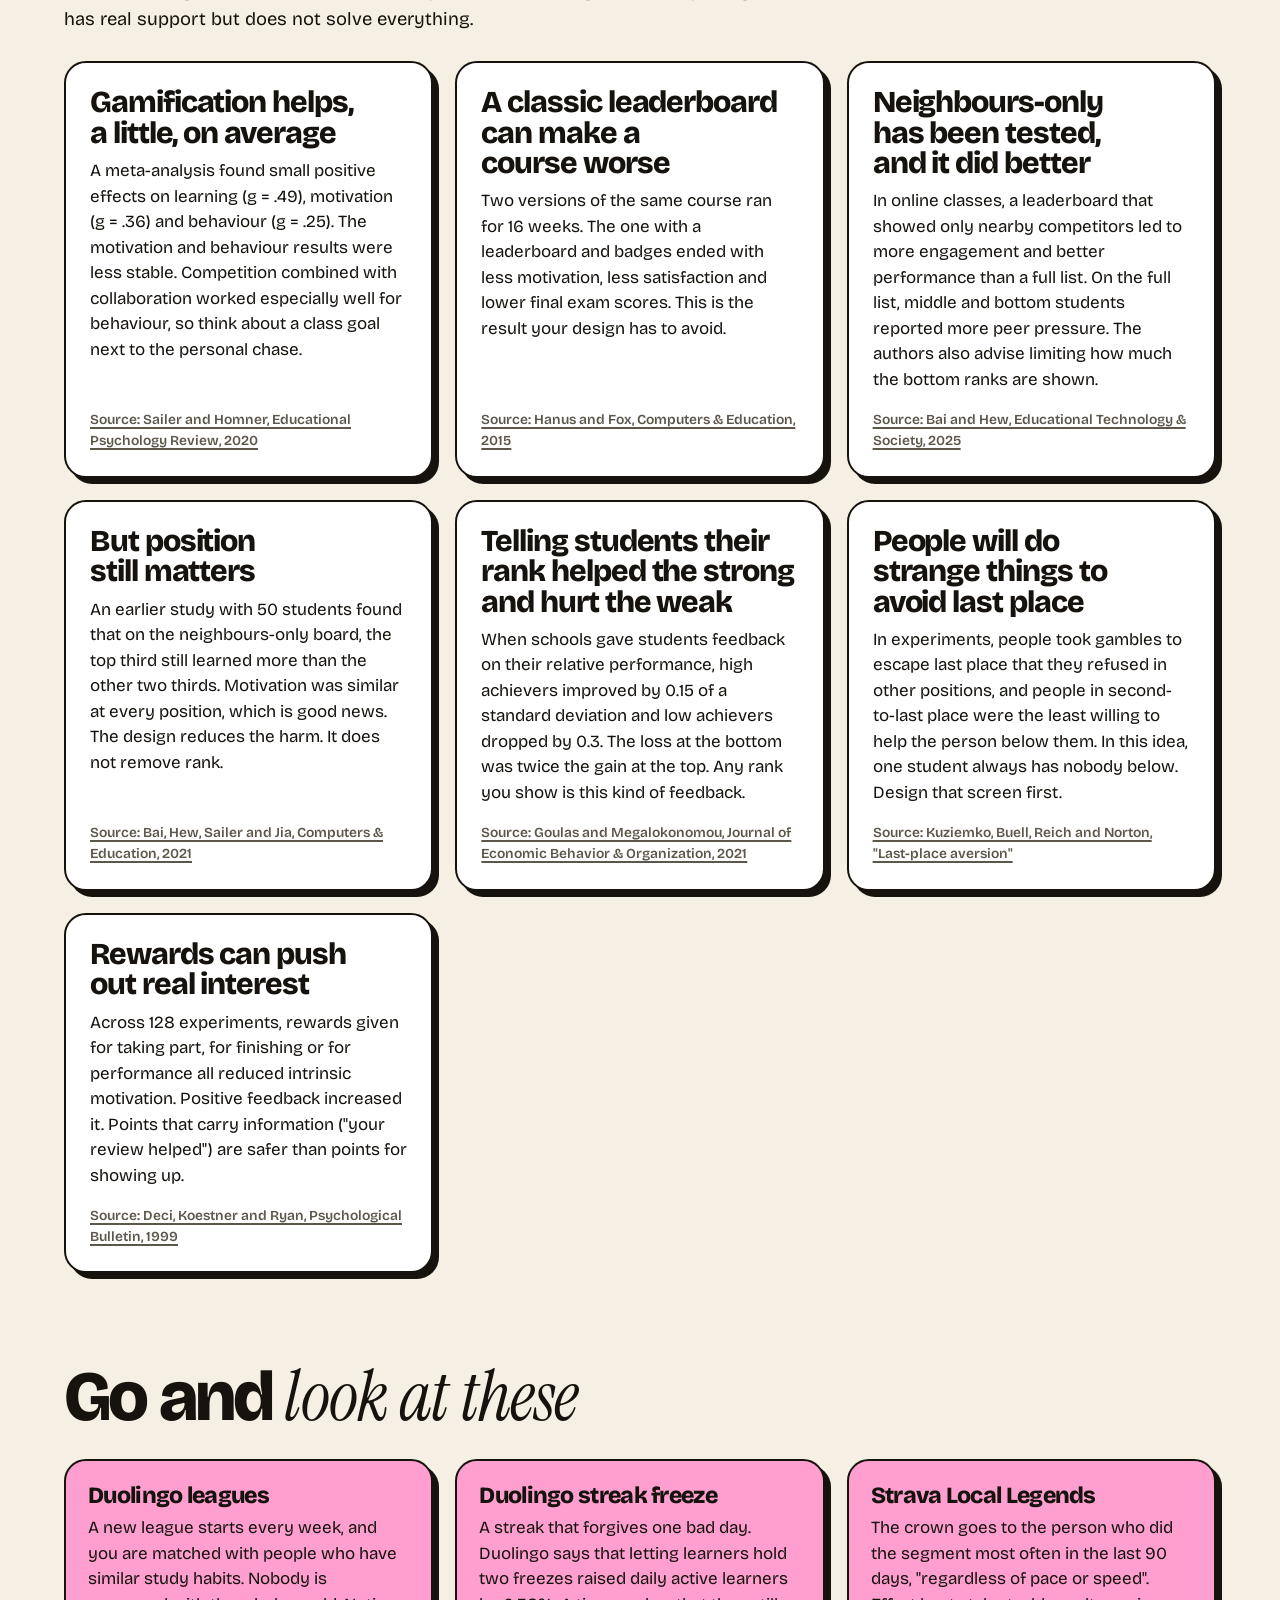
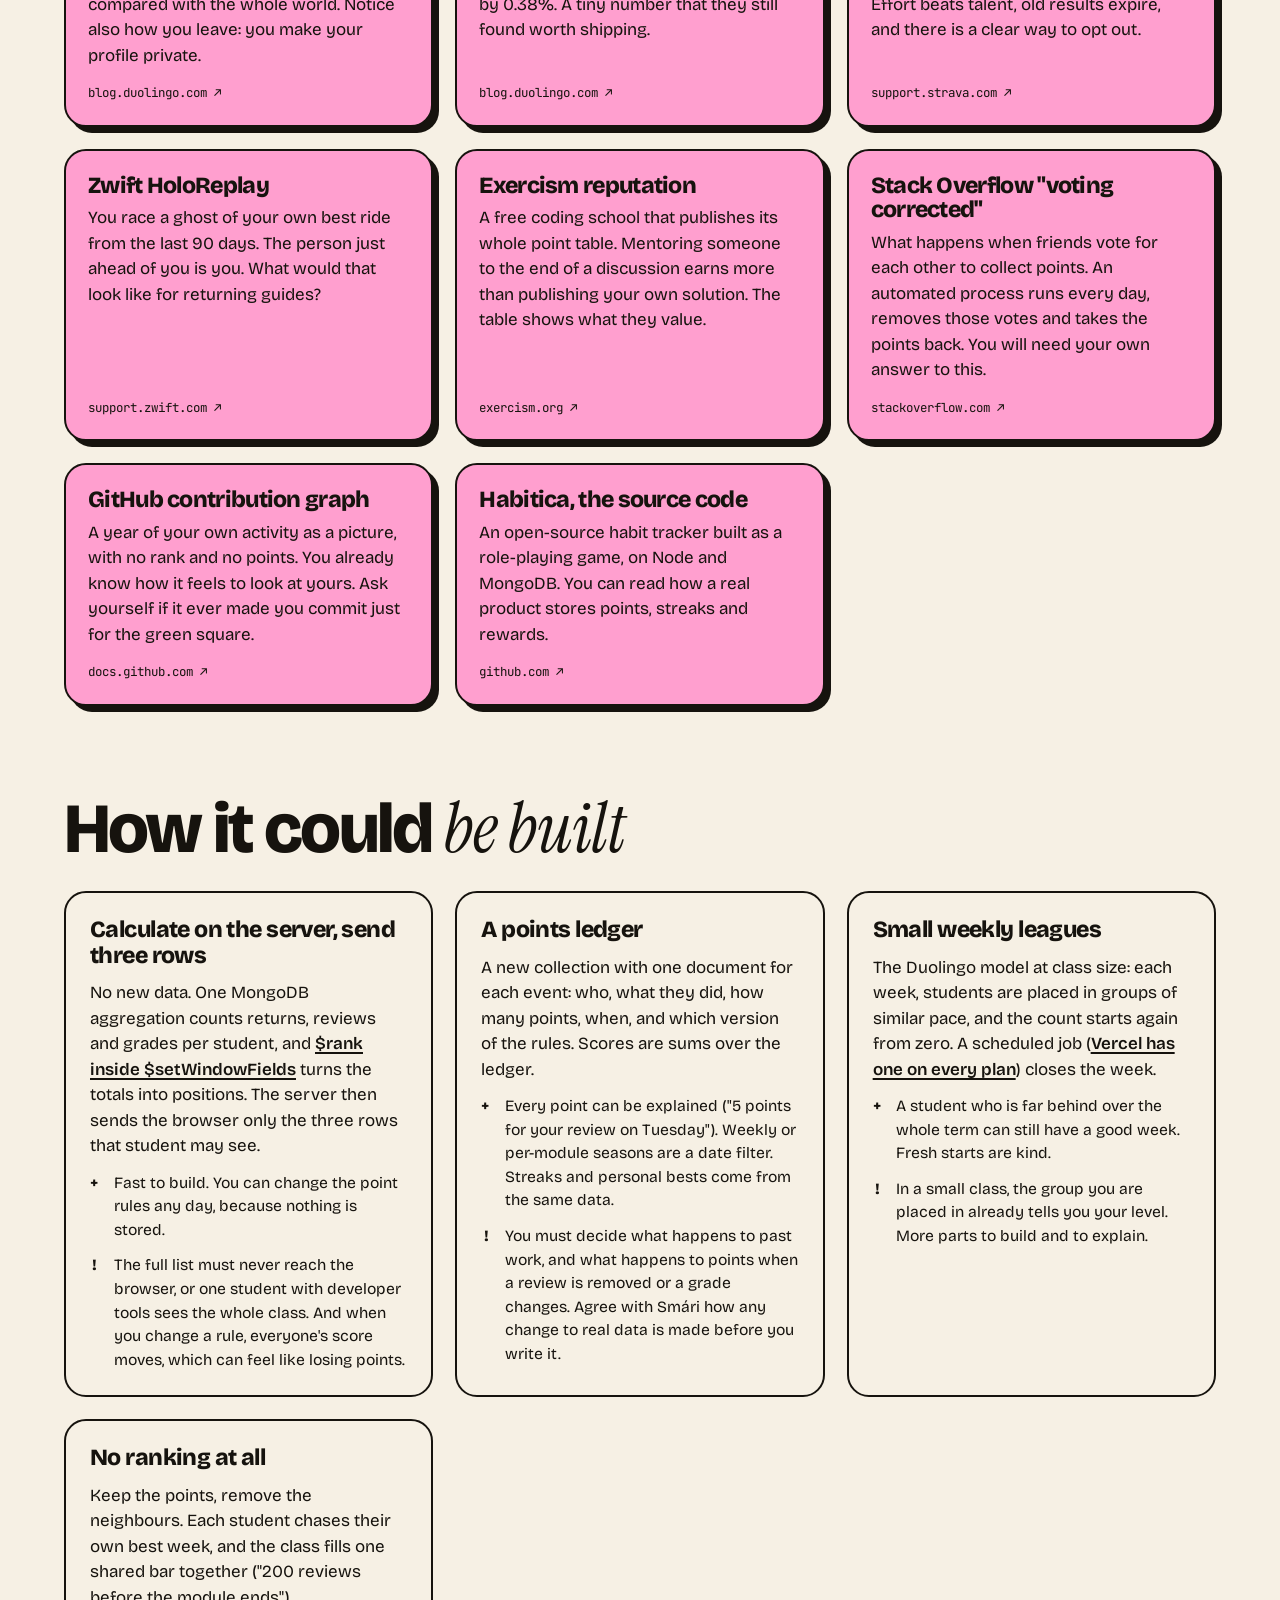
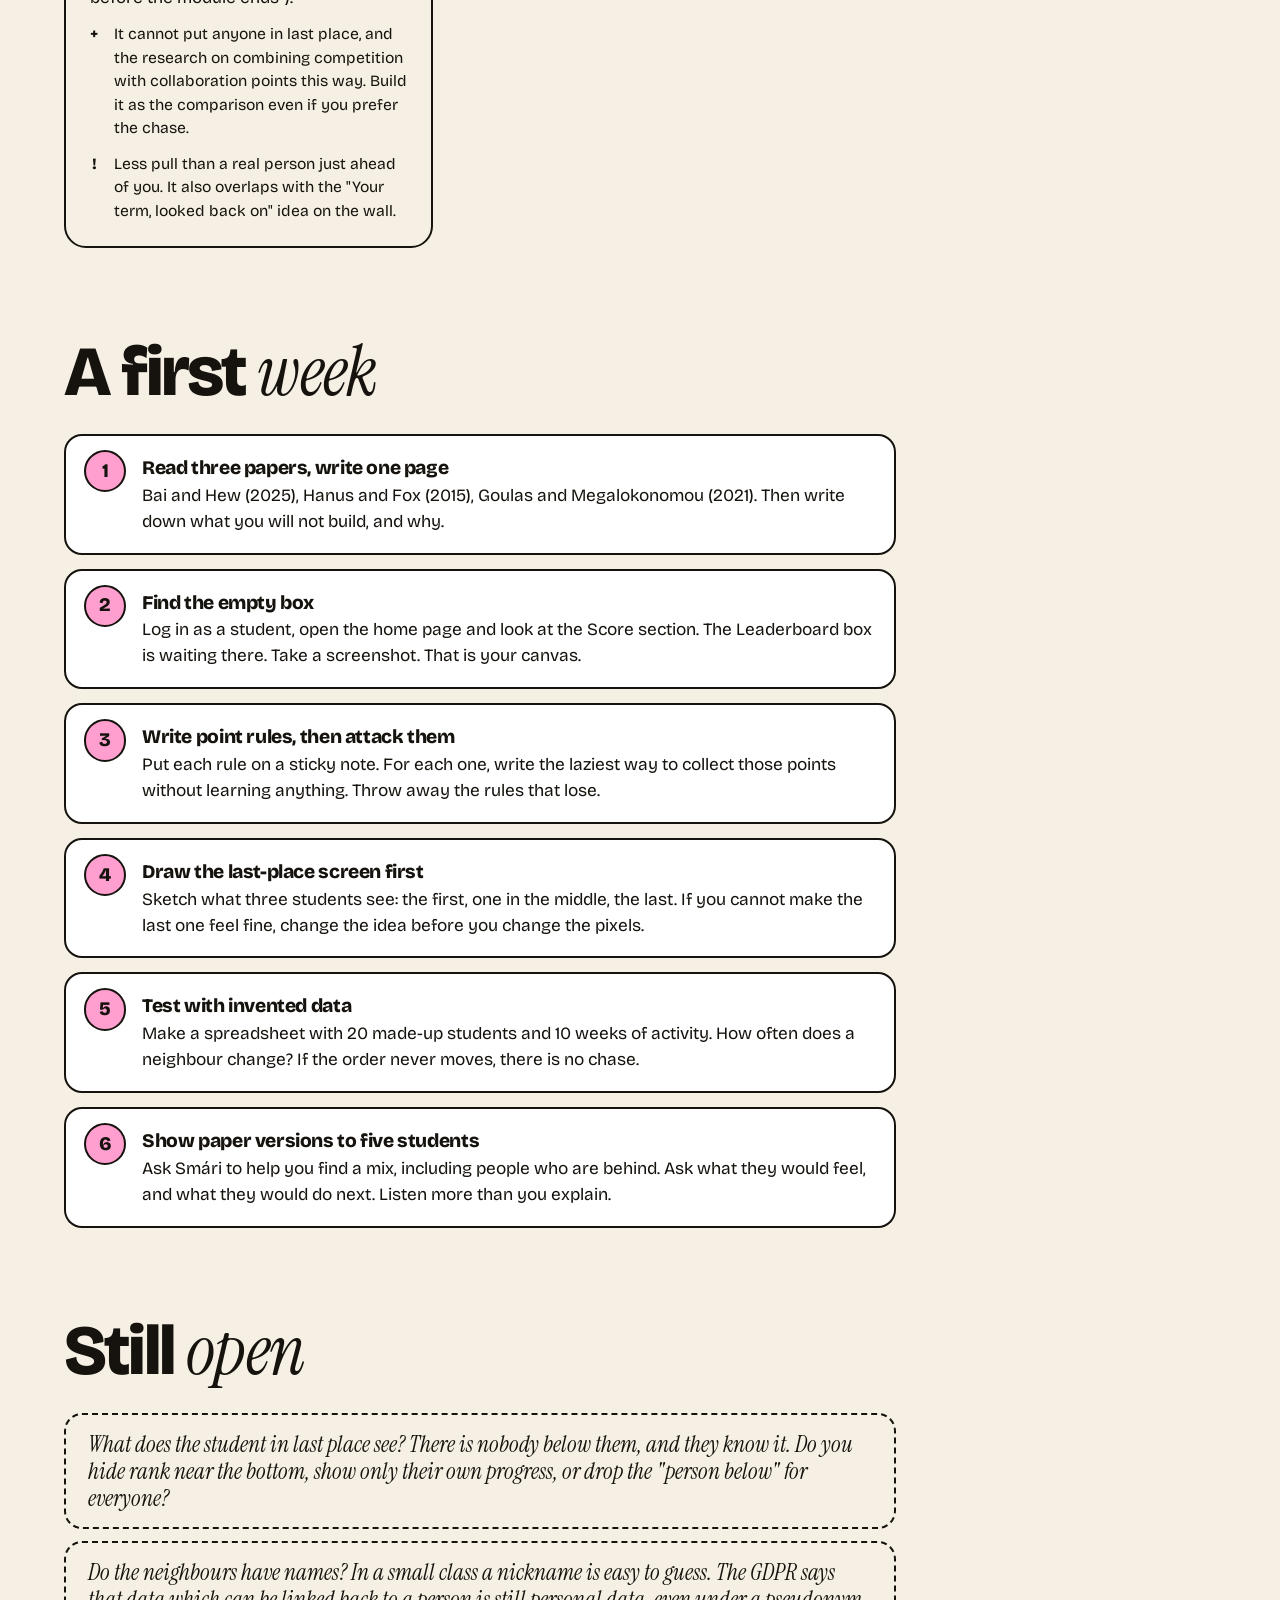
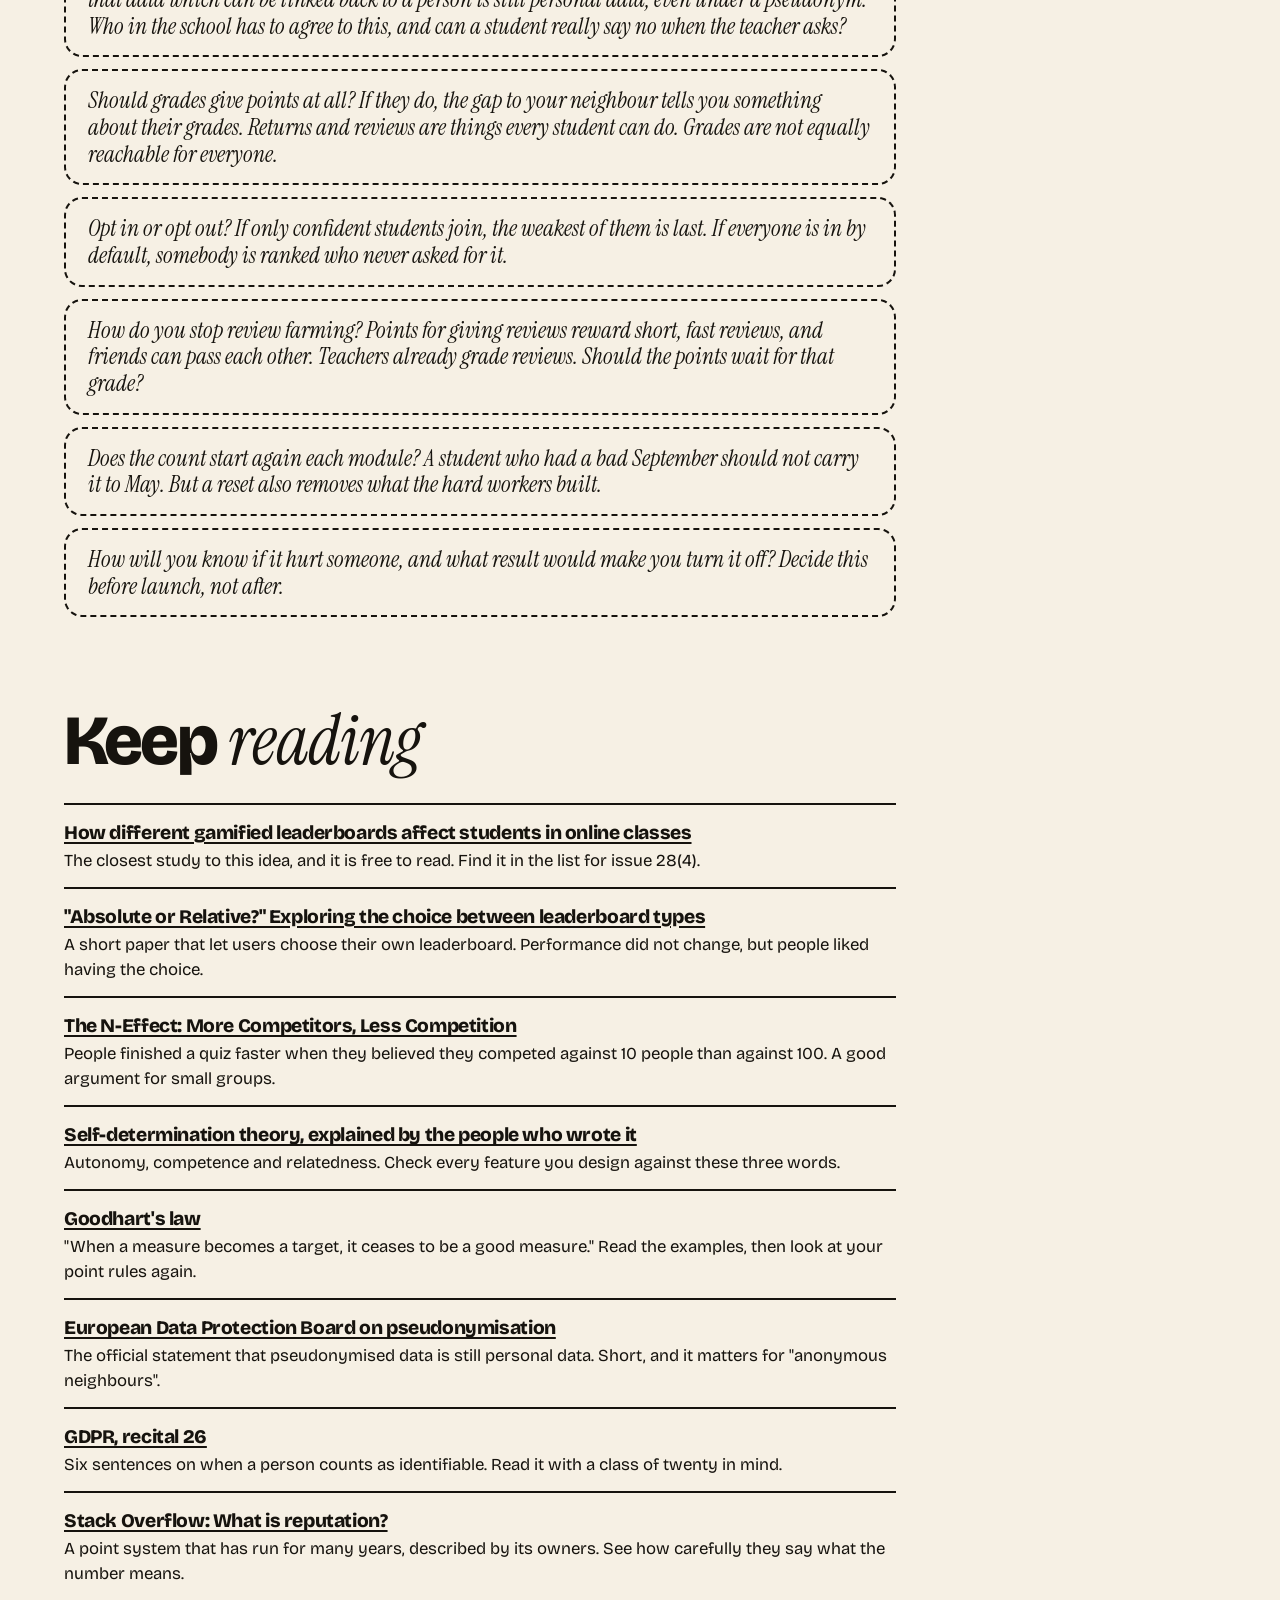
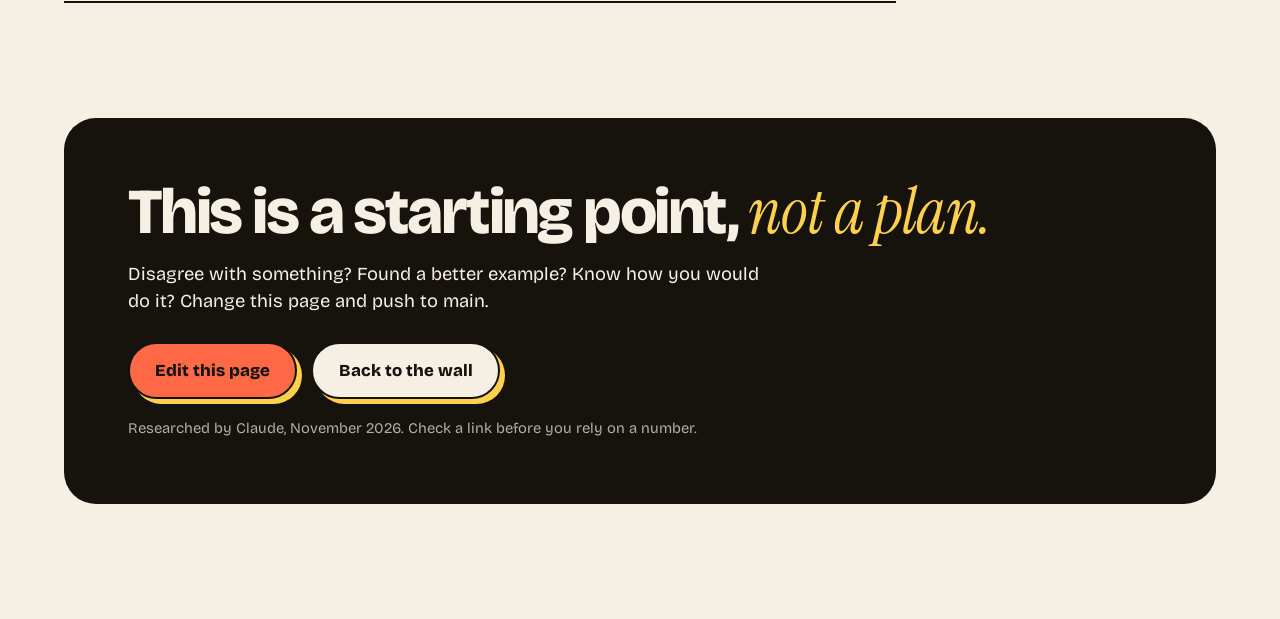
<file: ideas/gamification.html>
<!doctype html>
<html lang="en">
<head>
  <meta charset="utf-8">
  <meta name="viewport" content="width=device-width, initial-scale=1">
  <title>The student just ahead of you · February is wide open</title>
  <link rel="preconnect" href="https://fonts.googleapis.com">
  <link rel="preconnect" href="https://fonts.gstatic.com" crossorigin>
  <link href="https://fonts.googleapis.com/css2?family=Bricolage+Grotesque:opsz,wght@12..96,400;12..96,600;12..96,800&family=Instrument+Serif:ital@1&family=JetBrains+Mono:wght@400;600&display=swap" rel="stylesheet">
  <link rel="stylesheet" href="../style.css">
</head>

<body class="page" style="--c: var(--c6)">

<header class="page-hero">
  <a class="back" href="../index.html#wall">← The wall</a>
  <p class="from">from Smári</p>
  <h1>The student just ahead of you</h1>
  <p class="pitch">Gamification, without the leaderboard that makes people give up.</p>
  <ul class="glance">
    <li><b>Kind of work:</b> research and interaction design first, then a small amount of data code</li>
    <li><b>You'd enjoy this if:</b> you like psychology, game design and arguing about what is fair</li>
  </ul>
</header>

<main class="page-main">

  <section class="film">
    <video controls preload="metadata" playsinline poster="../videos/gamification.jpg">
      <source src="../videos/gamification.mp4" type="video/mp4">
      <a href="../videos/gamification.mp4">Watch the video</a>
    </video>
    <p class="film-note">The idea in two minutes. Sound on, captions included.</p>
  </section>

  <section>
    <h2>Why this is <em>worth doing</em></h2>
    <p>The idea is simple. Students earn points for returned guides, for reviews they give and for grades. But nobody sees the whole class. Each student sees three rows: the person just above, themselves, and the person just below. The goal is always close: pass one person, stay ahead of one person.</p>
    <p>A normal leaderboard is good for the five students at the top and bad for almost everyone else. If you are number 19 and the leader has four times your points, the list tells you to stop trying. Smári's version removes that distance. It also asks a hard design question that most products never answer well: what does the student in last place see?</p>
    <p>That question is the real project. The code is small. The thinking is large: which actions earn points, who is allowed to see what, and how to be sure the weakest student in the class is better off with this feature than without it. If you solve that, you have a portfolio piece that shows you can design with evidence and with care.</p>
  </section>

  <section>
    <h2>Where we are <em>today</em></h2>
    <p>The site already records everything a point system would need. Each returned guide is saved with its date. Each peer review is saved with a vote (pass, no pass, or recommend to the Hall of Fame) and a comment. Teachers put a grade on reviews. Some guides are exercises that the site grades by itself, and those scores use the same 0 to 10 scale as the review grades.</p>
    <p>The student home page shows three things next to each other: Progress (how much of each module you have returned), Grades (a code and a design number for each module), and Score. The Score box shows three counts today: guides passed, guides in the Hall of Fame, and guides returned. Its help text says "Points and ranking are on the way."</p>
    <p>Under those counts there is a box with the title Leaderboard, and it is empty. It says: "Once scoring goes live you'll see how you're doing against the rest of the class here." A comment in the code explains that the scoring rules are not decided yet, and that the box stays empty on purpose because a fake ranking would look like a real one. There is no collection for points, streaks or badges in the database models.</p>
    <p>Two more things are useful to know. The Grades box already tells students it is "progress, not a report card", because a guide you have not returned counts as 0, and there is a "How is this calculated?" walkthrough beside it. So the site has already met the problem that a number can worry people. And there is a public Hall of Fame page that shows projects classmates recommended. That is the only place where the site lifts some students above others today, and it celebrates work, not rank.</p>
  </section>

  <section>
    <h2>What the <em>research</em> says</h2>
    <p>Game elements in learning have been studied a lot. The short version: they help a little on average, leaderboards are the risky part, and the neighbours-only design has real support but does not solve everything.</p>
    <div class="facts">
      <article class="fact">
        <strong>Gamification helps, a little, on average</strong>
        <p>A meta-analysis found small positive effects on learning (g = .49), motivation (g = .36) and behaviour (g = .25). The motivation and behaviour results were less stable. Competition combined with collaboration worked especially well for behaviour, so think about a class goal next to the personal chase.</p>
        <a class="source" href="https://link.springer.com/article/10.1007/s10648-019-09498-w">Source: Sailer and Homner, Educational Psychology Review, 2020</a>
      </article>
      <article class="fact">
        <strong>A classic leaderboard can make a course worse</strong>
        <p>Two versions of the same course ran for 16 weeks. The one with a leaderboard and badges ended with less motivation, less satisfaction and lower final exam scores. This is the result your design has to avoid.</p>
        <a class="source" href="https://www.sciencedirect.com/science/article/abs/pii/S0360131514002000">Source: Hanus and Fox, Computers &amp; Education, 2015</a>
      </article>
      <article class="fact">
        <strong>Neighbours-only has been tested, and it did better</strong>
        <p>In online classes, a leaderboard that showed only nearby competitors led to more engagement and better performance than a full list. On the full list, middle and bottom students reported more peer pressure. The authors also advise limiting how much the bottom ranks are shown.</p>
        <a class="source" href="https://www.j-ets.net/collection/published-issues/28_4">Source: Bai and Hew, Educational Technology &amp; Society, 2025</a>
      </article>
      <article class="fact">
        <strong>But position still matters</strong>
        <p>An earlier study with 50 students found that on the neighbours-only board, the top third still learned more than the other two thirds. Motivation was similar at every position, which is good news. The design reduces the harm. It does not remove rank.</p>
        <a class="source" href="https://www.sciencedirect.com/science/article/abs/pii/S0360131521001743">Source: Bai, Hew, Sailer and Jia, Computers &amp; Education, 2021</a>
      </article>
      <article class="fact">
        <strong>Telling students their rank helped the strong and hurt the weak</strong>
        <p>When schools gave students feedback on their relative performance, high achievers improved by 0.15 of a standard deviation and low achievers dropped by 0.3. The loss at the bottom was twice the gain at the top. Any rank you show is this kind of feedback.</p>
        <a class="source" href="https://ideas.repec.org/a/eee/jeborg/v183y2021icp589-615.html">Source: Goulas and Megalokonomou, Journal of Economic Behavior &amp; Organization, 2021</a>
      </article>
      <article class="fact">
        <strong>People will do strange things to avoid last place</strong>
        <p>In experiments, people took gambles to escape last place that they refused in other positions, and people in second-to-last place were the least willing to help the person below them. In this idea, one student always has nobody below. Design that screen first.</p>
        <a class="source" href="https://www.nber.org/papers/w17234">Source: Kuziemko, Buell, Reich and Norton, "Last-place aversion"</a>
      </article>
      <article class="fact">
        <strong>Rewards can push out real interest</strong>
        <p>Across 128 experiments, rewards given for taking part, for finishing or for performance all reduced intrinsic motivation. Positive feedback increased it. Points that carry information ("your review helped") are safer than points for showing up.</p>
        <a class="source" href="https://pubmed.ncbi.nlm.nih.gov/10589297/">Source: Deci, Koestner and Ryan, Psychological Bulletin, 1999</a>
      </article>
    </div>
  </section>

  <section>
    <h2>Go and <em>look at these</em></h2>
    <div class="inspo">
      <a class="inspo-card" href="https://blog.duolingo.com/duolingo-leagues-leaderboards/">
        <strong>Duolingo leagues</strong>
        <span>A new league starts every week, and you are matched with people who have similar study habits. Nobody is compared with the whole world. Notice also how you leave: you make your profile private.</span>
        <small>blog.duolingo.com</small>
      </a>
      <a class="inspo-card" href="https://blog.duolingo.com/how-duolingo-streak-builds-habit">
        <strong>Duolingo streak freeze</strong>
        <span>A streak that forgives one bad day. Duolingo says that letting learners hold two freezes raised daily active learners by 0.38%. A tiny number that they still found worth shipping.</span>
        <small>blog.duolingo.com</small>
      </a>
      <a class="inspo-card" href="https://support.strava.com/hc/en-us/articles/360043099552-Local-Legends">
        <strong>Strava Local Legends</strong>
        <span>The crown goes to the person who did the segment most often in the last 90 days, "regardless of pace or speed". Effort beats talent, old results expire, and there is a clear way to opt out.</span>
        <small>support.strava.com</small>
      </a>
      <a class="inspo-card" href="https://support.zwift.com/en_us/holographic-replay-faq-BJq2ez4yj">
        <strong>Zwift HoloReplay</strong>
        <span>You race a ghost of your own best ride from the last 90 days. The person just ahead of you is you. What would that look like for returning guides?</span>
        <small>support.zwift.com</small>
      </a>
      <a class="inspo-card" href="https://exercism.org/docs/using/reputation">
        <strong>Exercism reputation</strong>
        <span>A free coding school that publishes its whole point table. Mentoring someone to the end of a discussion earns more than publishing your own solution. The table shows what they value.</span>
        <small>exercism.org</small>
      </a>
      <a class="inspo-card" href="https://stackoverflow.com/help/serial-voting-reversed">
        <strong>Stack Overflow "voting corrected"</strong>
        <span>What happens when friends vote for each other to collect points. An automated process runs every day, removes those votes and takes the points back. You will need your own answer to this.</span>
        <small>stackoverflow.com</small>
      </a>
      <a class="inspo-card" href="https://docs.github.com/en/account-and-profile/concepts/contributions-on-your-profile">
        <strong>GitHub contribution graph</strong>
        <span>A year of your own activity as a picture, with no rank and no points. You already know how it feels to look at yours. Ask yourself if it ever made you commit just for the green square.</span>
        <small>docs.github.com</small>
      </a>
      <a class="inspo-card" href="https://github.com/HabitRPG/habitica">
        <strong>Habitica, the source code</strong>
        <span>An open-source habit tracker built as a role-playing game, on Node and MongoDB. You can read how a real product stores points, streaks and rewards.</span>
        <small>github.com</small>
      </a>
    </div>
  </section>

  <section>
    <h2>How it could <em>be built</em></h2>
    <div class="options">
      <article class="option">
        <h3>Calculate on the server, send three rows</h3>
        <p>No new data. One MongoDB aggregation counts returns, reviews and grades per student, and <a href="https://www.mongodb.com/docs/manual/reference/operator/aggregation/rank/">$rank inside $setWindowFields</a> turns the totals into positions. The server then sends the browser only the three rows that student may see.</p>
        <p class="good">Fast to build. You can change the point rules any day, because nothing is stored.</p>
        <p class="watch">The full list must never reach the browser, or one student with developer tools sees the whole class. And when you change a rule, everyone's score moves, which can feel like losing points.</p>
      </article>
      <article class="option">
        <h3>A points ledger</h3>
        <p>A new collection with one document for each event: who, what they did, how many points, when, and which version of the rules. Scores are sums over the ledger.</p>
        <p class="good">Every point can be explained ("5 points for your review on Tuesday"). Weekly or per-module seasons are a date filter. Streaks and personal bests come from the same data.</p>
        <p class="watch">You must decide what happens to past work, and what happens to points when a review is removed or a grade changes. Agree with Smári how any change to real data is made before you write it.</p>
      </article>
      <article class="option">
        <h3>Small weekly leagues</h3>
        <p>The Duolingo model at class size: each week, students are placed in groups of similar pace, and the count starts again from zero. A scheduled job (<a href="https://vercel.com/docs/cron-jobs/usage-and-pricing">Vercel has one on every plan</a>) closes the week.</p>
        <p class="good">A student who is far behind over the whole term can still have a good week. Fresh starts are kind.</p>
        <p class="watch">In a small class, the group you are placed in already tells you your level. More parts to build and to explain.</p>
      </article>
      <article class="option">
        <h3>No ranking at all</h3>
        <p>Keep the points, remove the neighbours. Each student chases their own best week, and the class fills one shared bar together ("200 reviews before the module ends").</p>
        <p class="good">It cannot put anyone in last place, and the research on combining competition with collaboration points this way. Build it as the comparison even if you prefer the chase.</p>
        <p class="watch">Less pull than a real person just ahead of you. It also overlaps with the "Your term, looked back on" idea on the wall.</p>
      </article>
    </div>
  </section>

  <section>
    <h2>A first <em>week</em></h2>
    <ol class="plan">
      <li><strong>Read three papers, write one page</strong> Bai and Hew (2025), Hanus and Fox (2015), Goulas and Megalokonomou (2021). Then write down what you will not build, and why.</li>
      <li><strong>Find the empty box</strong> Log in as a student, open the home page and look at the Score section. The Leaderboard box is waiting there. Take a screenshot. That is your canvas.</li>
      <li><strong>Write point rules, then attack them</strong> Put each rule on a sticky note. For each one, write the laziest way to collect those points without learning anything. Throw away the rules that lose.</li>
      <li><strong>Draw the last-place screen first</strong> Sketch what three students see: the first, one in the middle, the last. If you cannot make the last one feel fine, change the idea before you change the pixels.</li>
      <li><strong>Test with invented data</strong> Make a spreadsheet with 20 made-up students and 10 weeks of activity. How often does a neighbour change? If the order never moves, there is no chase.</li>
      <li><strong>Show paper versions to five students</strong> Ask Smári to help you find a mix, including people who are behind. Ask what they would feel, and what they would do next. Listen more than you explain.</li>
    </ol>
  </section>

  <section>
    <h2>Still <em>open</em></h2>
    <ul class="questions">
      <li>What does the student in last place see? There is nobody below them, and they know it. Do you hide rank near the bottom, show only their own progress, or drop the "person below" for everyone?</li>
      <li>Do the neighbours have names? In a small class a nickname is easy to guess. The GDPR says that data which can be linked back to a person is still personal data, even under a pseudonym. Who in the school has to agree to this, and can a student really say no when the teacher asks?</li>
      <li>Should grades give points at all? If they do, the gap to your neighbour tells you something about their grades. Returns and reviews are things every student can do. Grades are not equally reachable for everyone.</li>
      <li>Opt in or opt out? If only confident students join, the weakest of them is last. If everyone is in by default, somebody is ranked who never asked for it.</li>
      <li>How do you stop review farming? Points for giving reviews reward short, fast reviews, and friends can pass each other. Teachers already grade reviews. Should the points wait for that grade?</li>
      <li>Does the count start again each module? A student who had a bad September should not carry it to May. But a reset also removes what the hard workers built.</li>
      <li>How will you know if it hurt someone, and what result would make you turn it off? Decide this before launch, not after.</li>
    </ul>
  </section>

  <section>
    <h2>Keep <em>reading</em></h2>
    <ul class="links">
      <li><a href="https://www.j-ets.net/collection/published-issues/28_4">How different gamified leaderboards affect students in online classes</a> The closest study to this idea, and it is free to read. Find it in the list for issue 28(4).</li>
      <li><a href="https://umtl.cs.uni-saarland.de/paper_preprints/Lessel-AbsoluteOrRelative.pdf">"Absolute or Relative?" Exploring the choice between leaderboard types</a> A short paper that let users choose their own leaderboard. Performance did not change, but people liked having the choice.</li>
      <li><a href="https://public.websites.umich.edu/~smgarcia/pubs/n-effect.pdf">The N-Effect: More Competitors, Less Competition</a> People finished a quiz faster when they believed they competed against 10 people than against 100. A good argument for small groups.</li>
      <li><a href="https://selfdeterminationtheory.org/theory/">Self-determination theory, explained by the people who wrote it</a> Autonomy, competence and relatedness. Check every feature you design against these three words.</li>
      <li><a href="https://en.wikipedia.org/wiki/Goodhart%27s_law">Goodhart's law</a> "When a measure becomes a target, it ceases to be a good measure." Read the examples, then look at your point rules again.</li>
      <li><a href="https://edpb.europa.eu/news/news/2025/edpb-adopts-pseudonymisation-guidelines-and-paves-way-improve-cooperation_en">European Data Protection Board on pseudonymisation</a> The official statement that pseudonymised data is still personal data. Short, and it matters for "anonymous neighbours".</li>
      <li><a href="https://gdpr-info.eu/recitals/no-26/">GDPR, recital 26</a> Six sentences on when a person counts as identifiable. Read it with a class of twenty in mind.</li>
      <li><a href="https://stackoverflow.com/help/whats-reputation">Stack Overflow: What is reputation?</a> A point system that has run for many years, described by its owners. See how carefully they say what the number means.</li>
    </ul>
  </section>

</main>

<section class="page-cta">
  <h2>This is a starting point, <em>not a plan.</em></h2>
  <p>Disagree with something? Found a better example? Know how you would do it? Change this page and push to main.</p>
  <div class="hero-actions">
    <a class="btn btn-solid" href="https://github.com/ellertsmari/Internship-ideas/edit/main/ideas/gamification.html">Edit this page</a>
    <a class="btn" href="../index.html#wall">Back to the wall</a>
  </div>
  <p class="note">Researched by Claude, November 2026. Check a link before you rely on a number.</p>
</section>

</body>
</html>
</file>
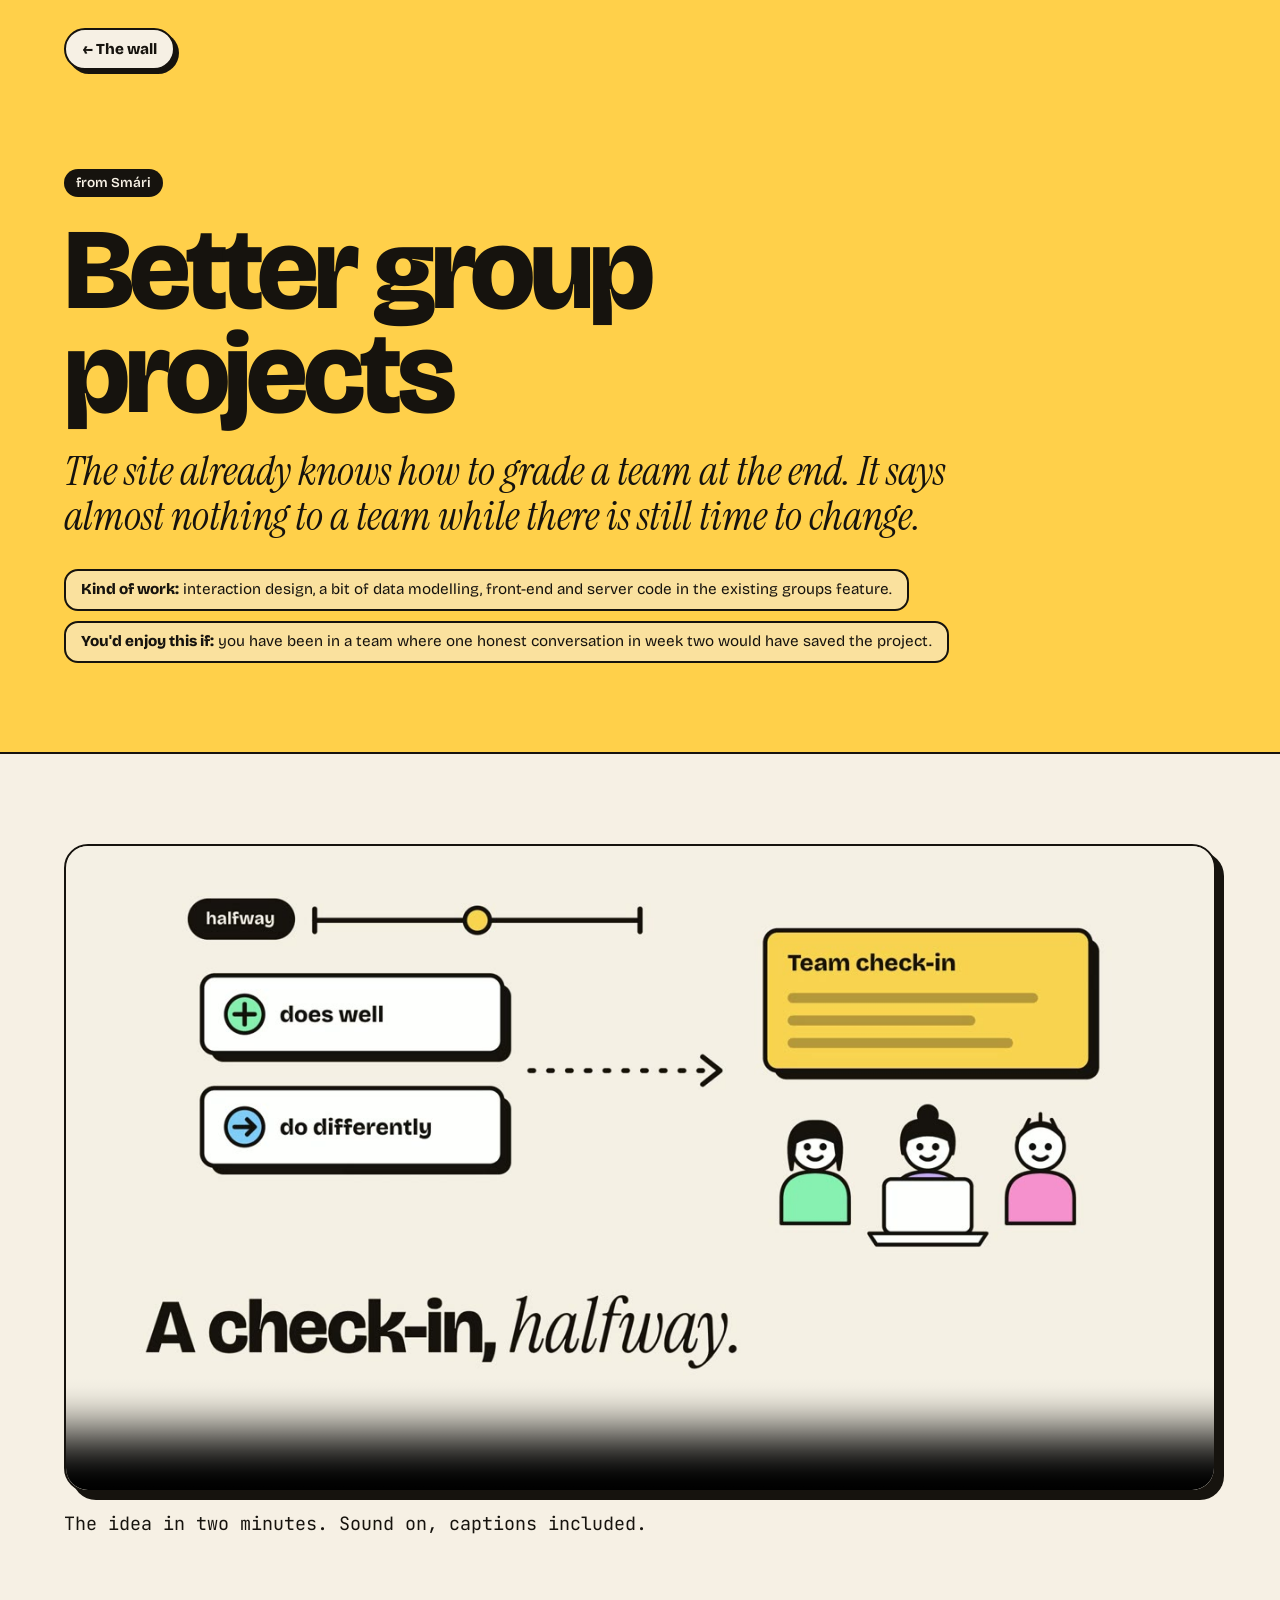
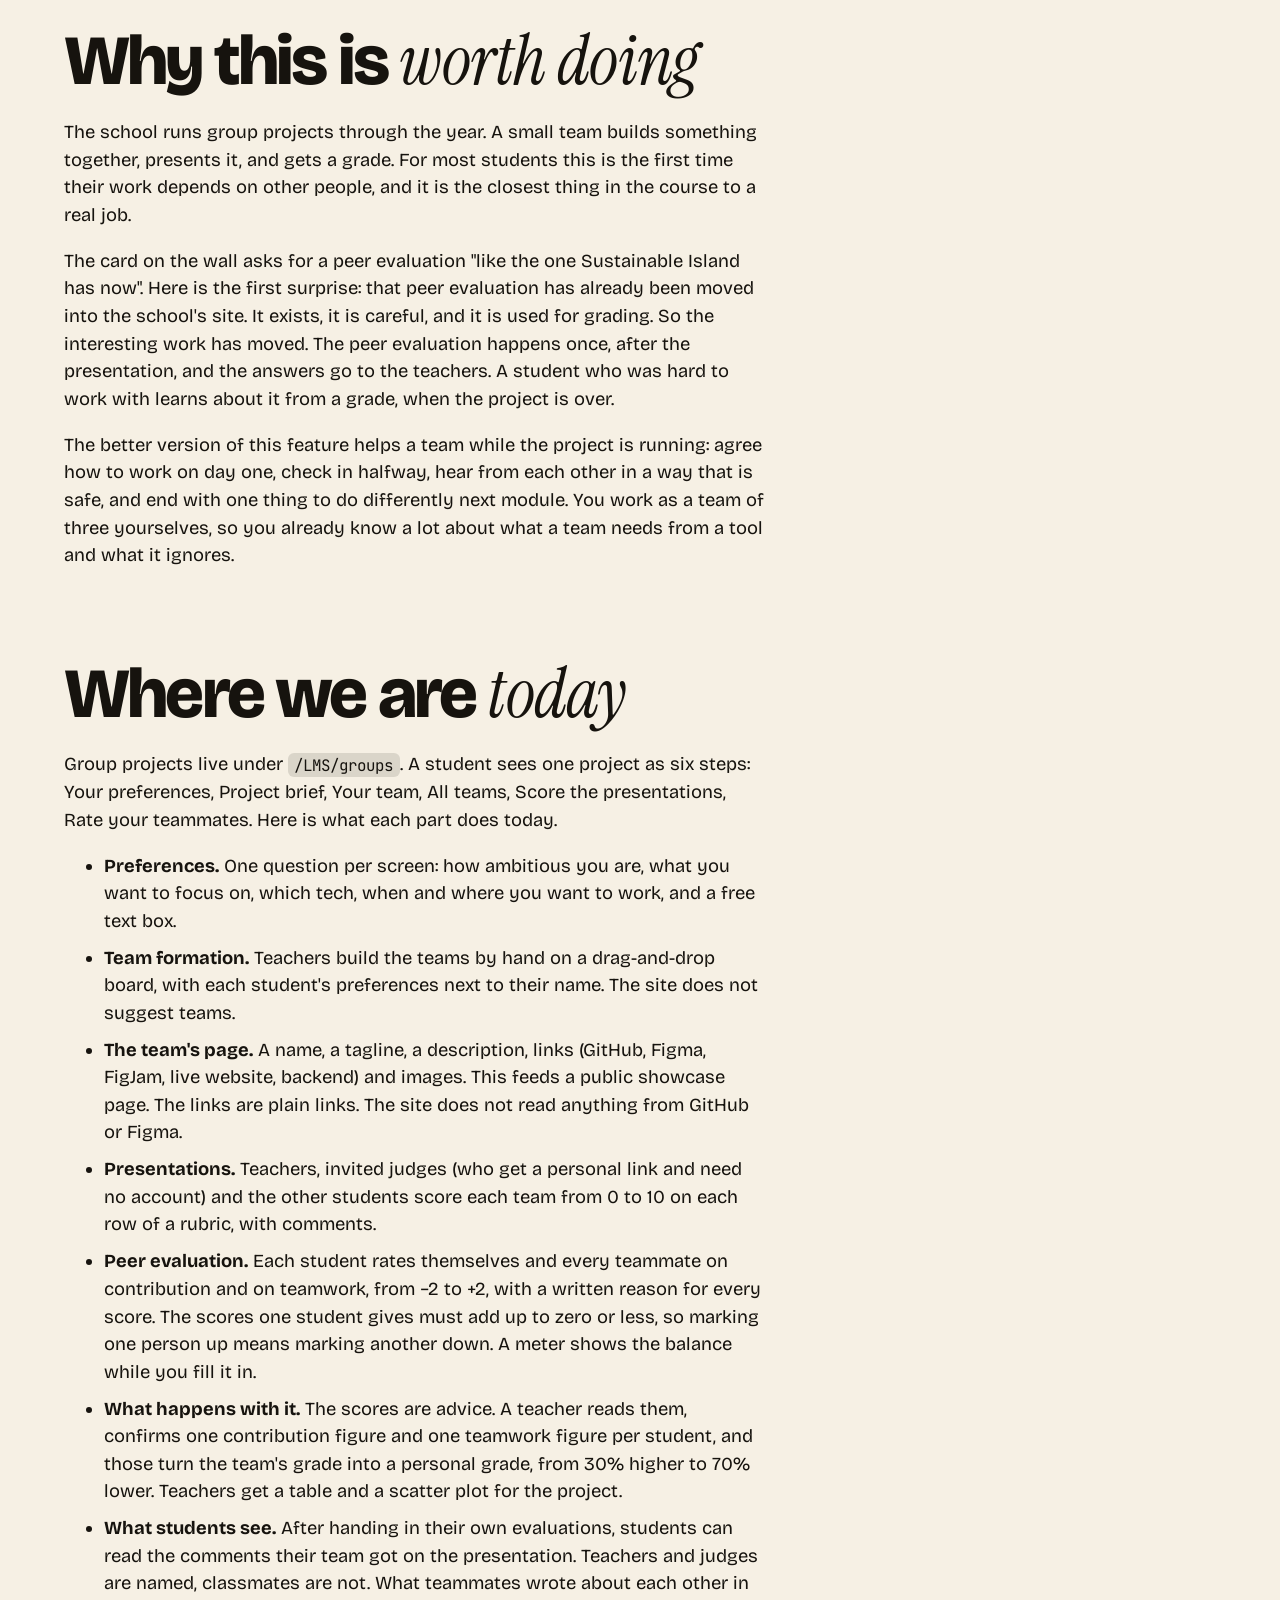
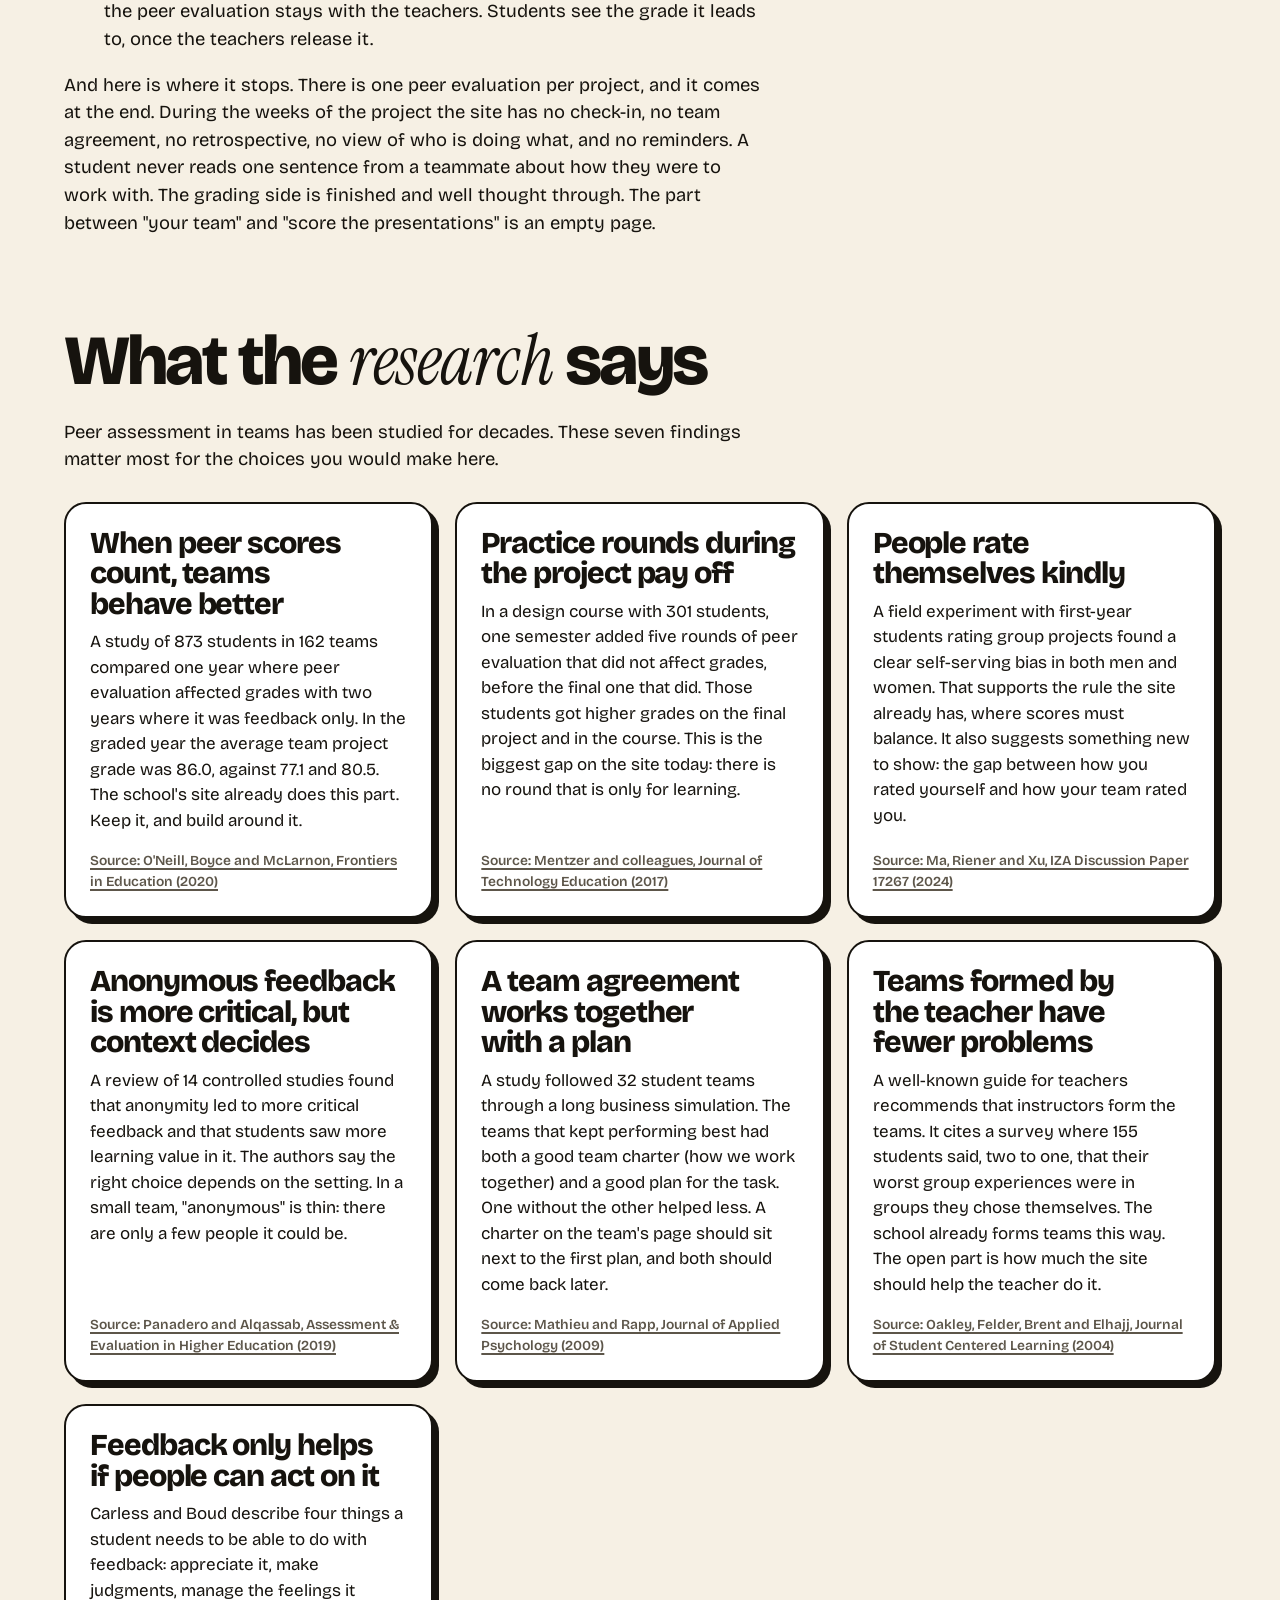
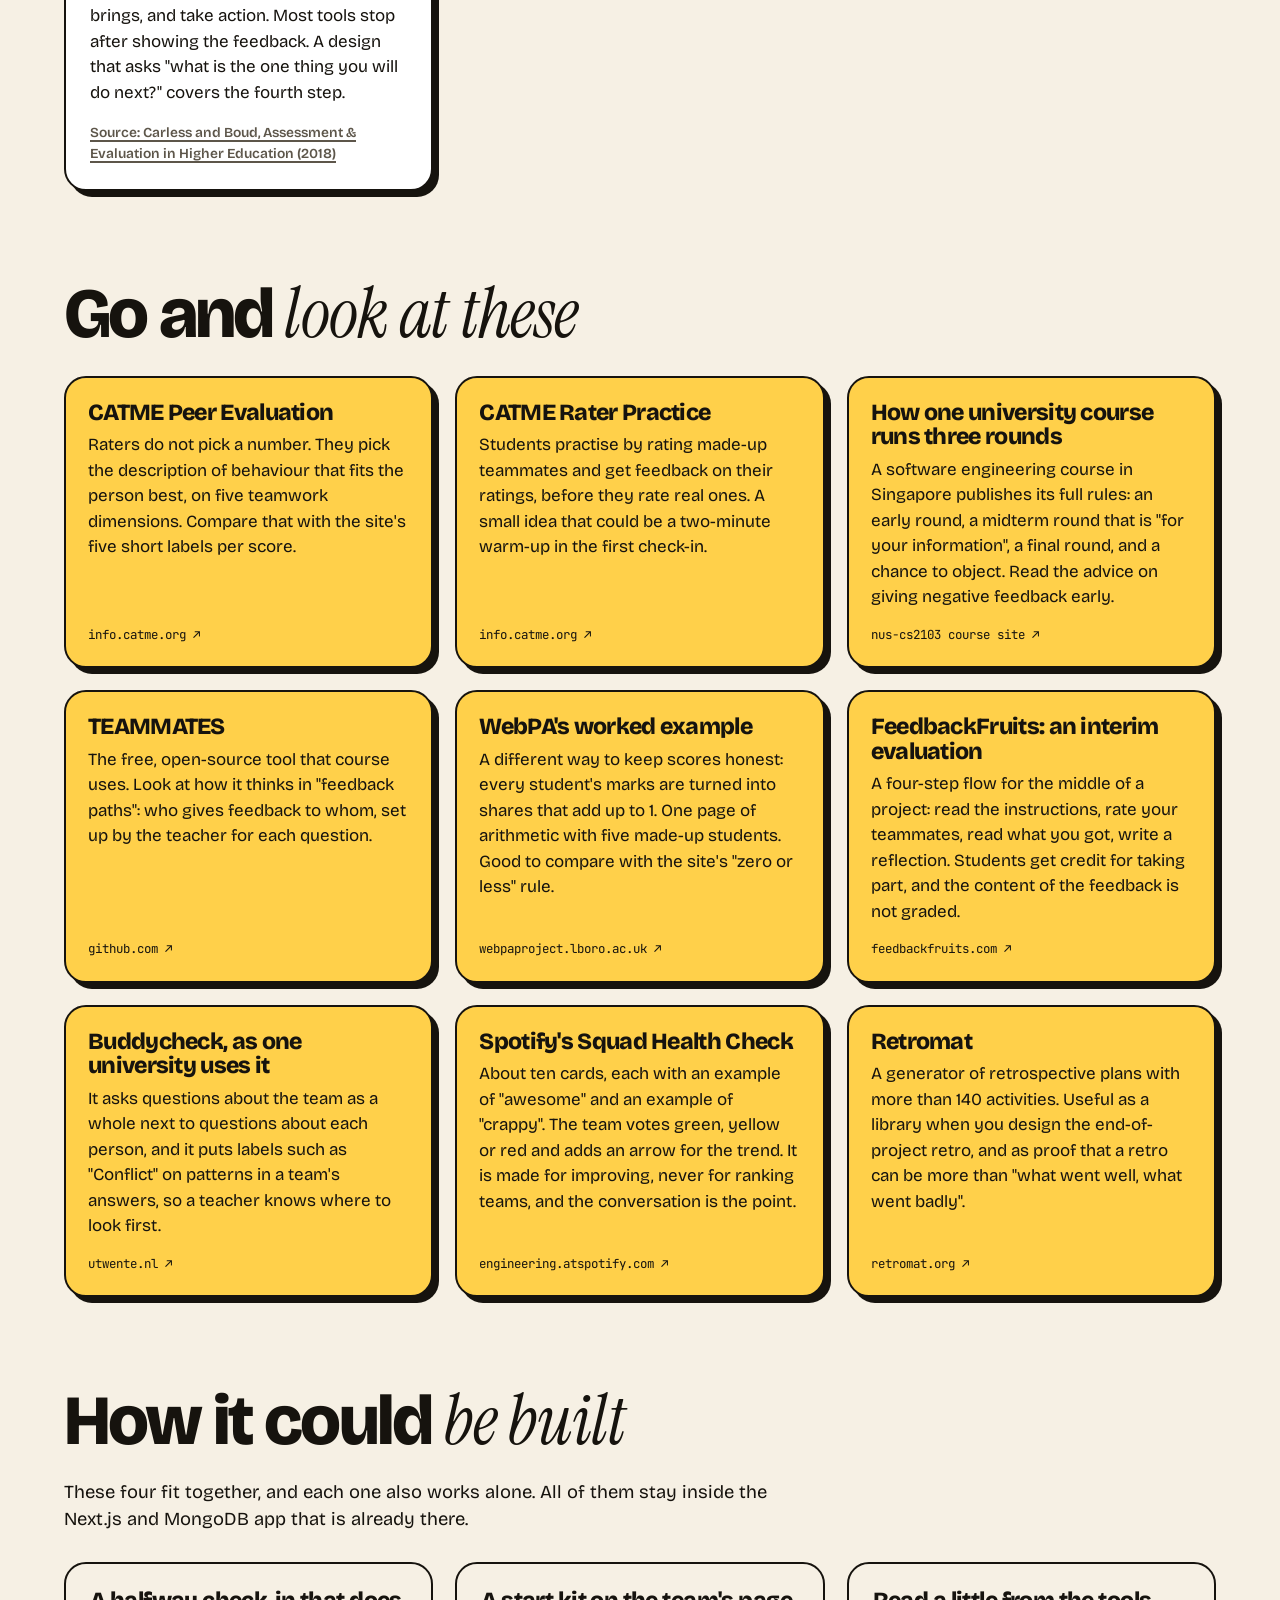
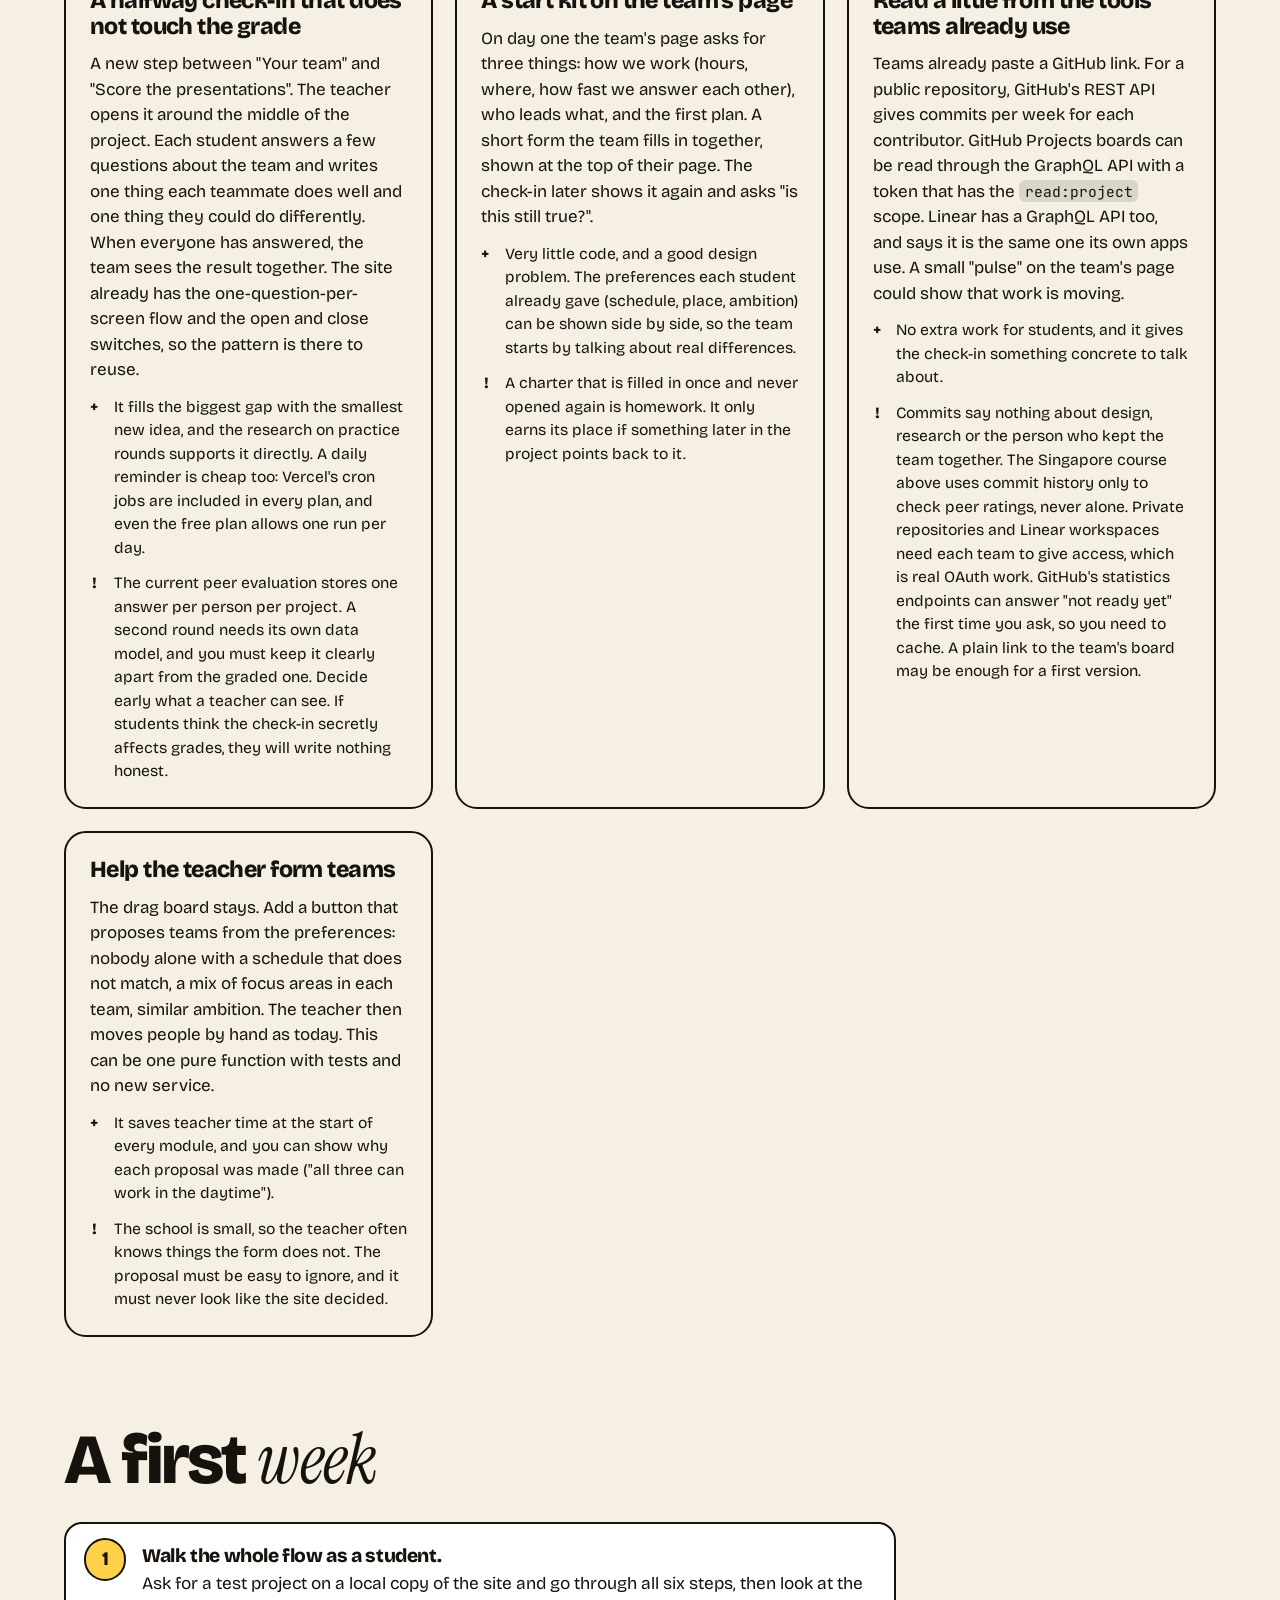
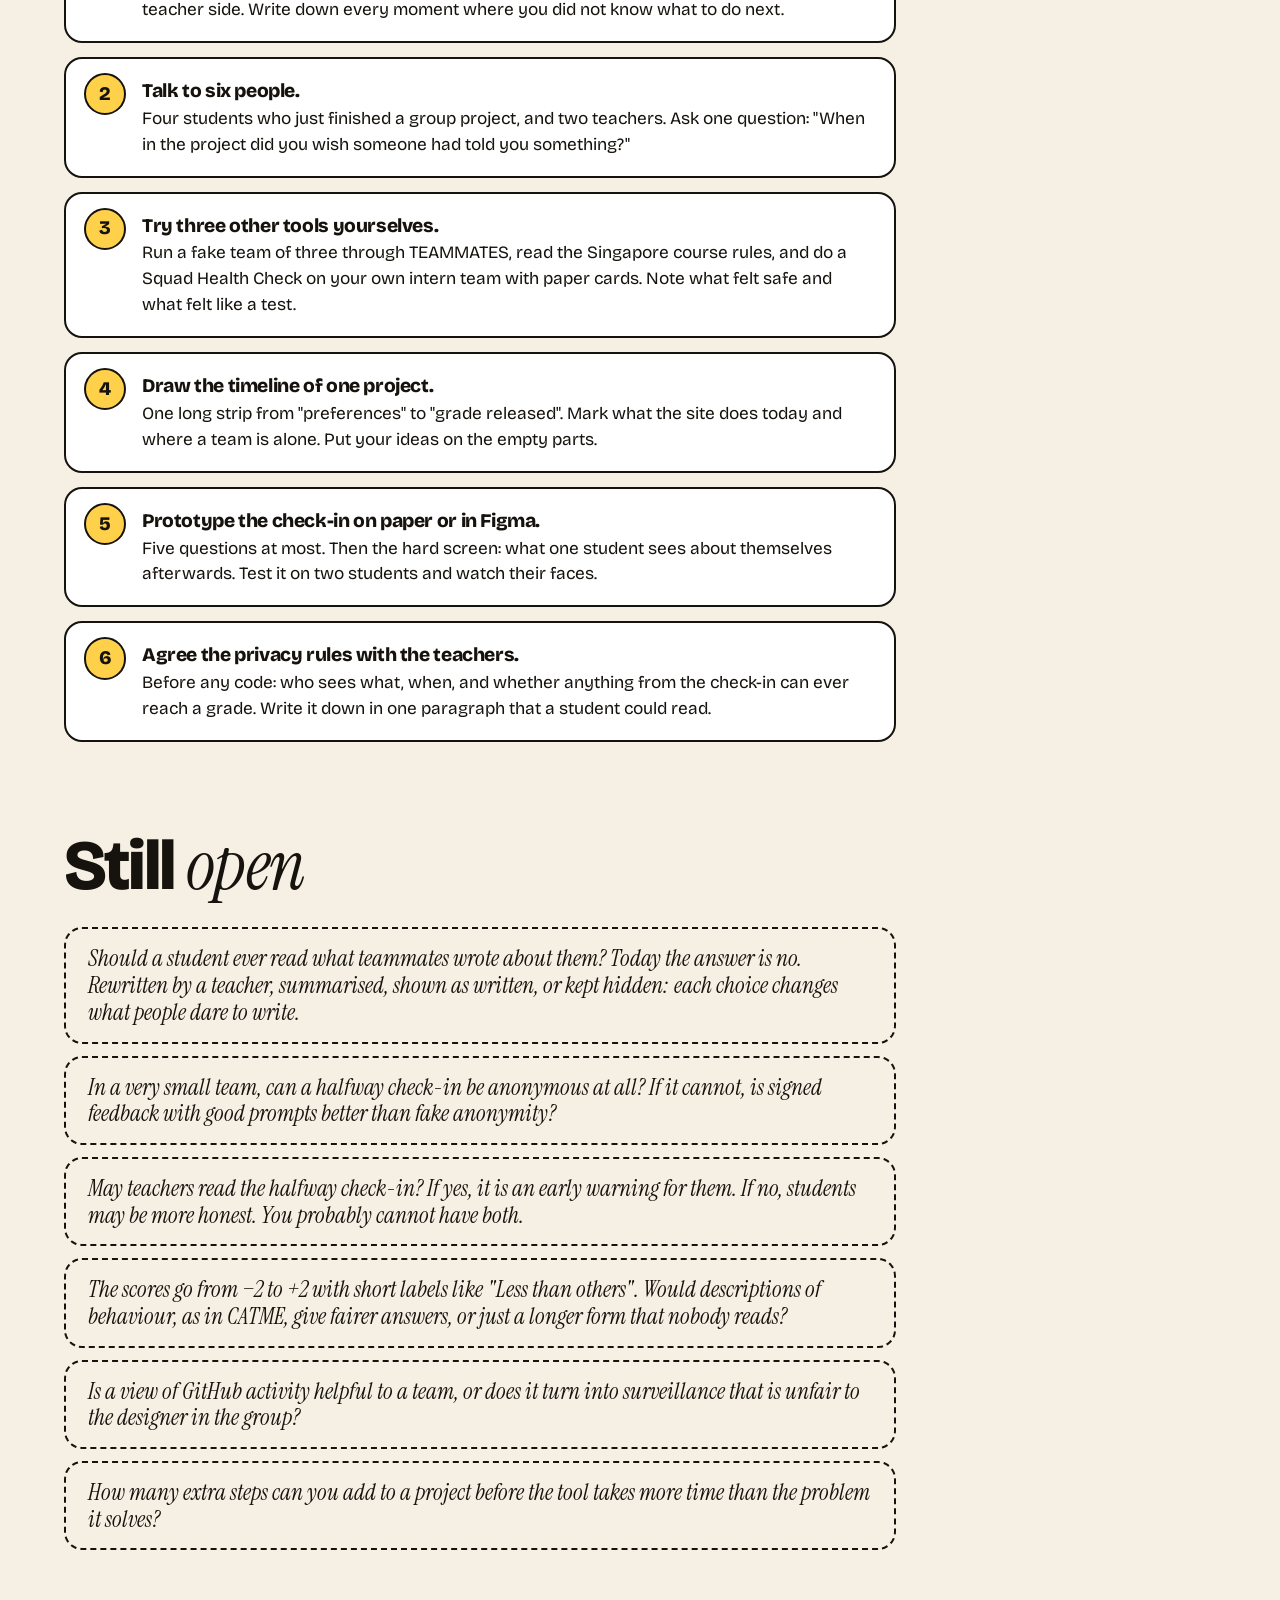
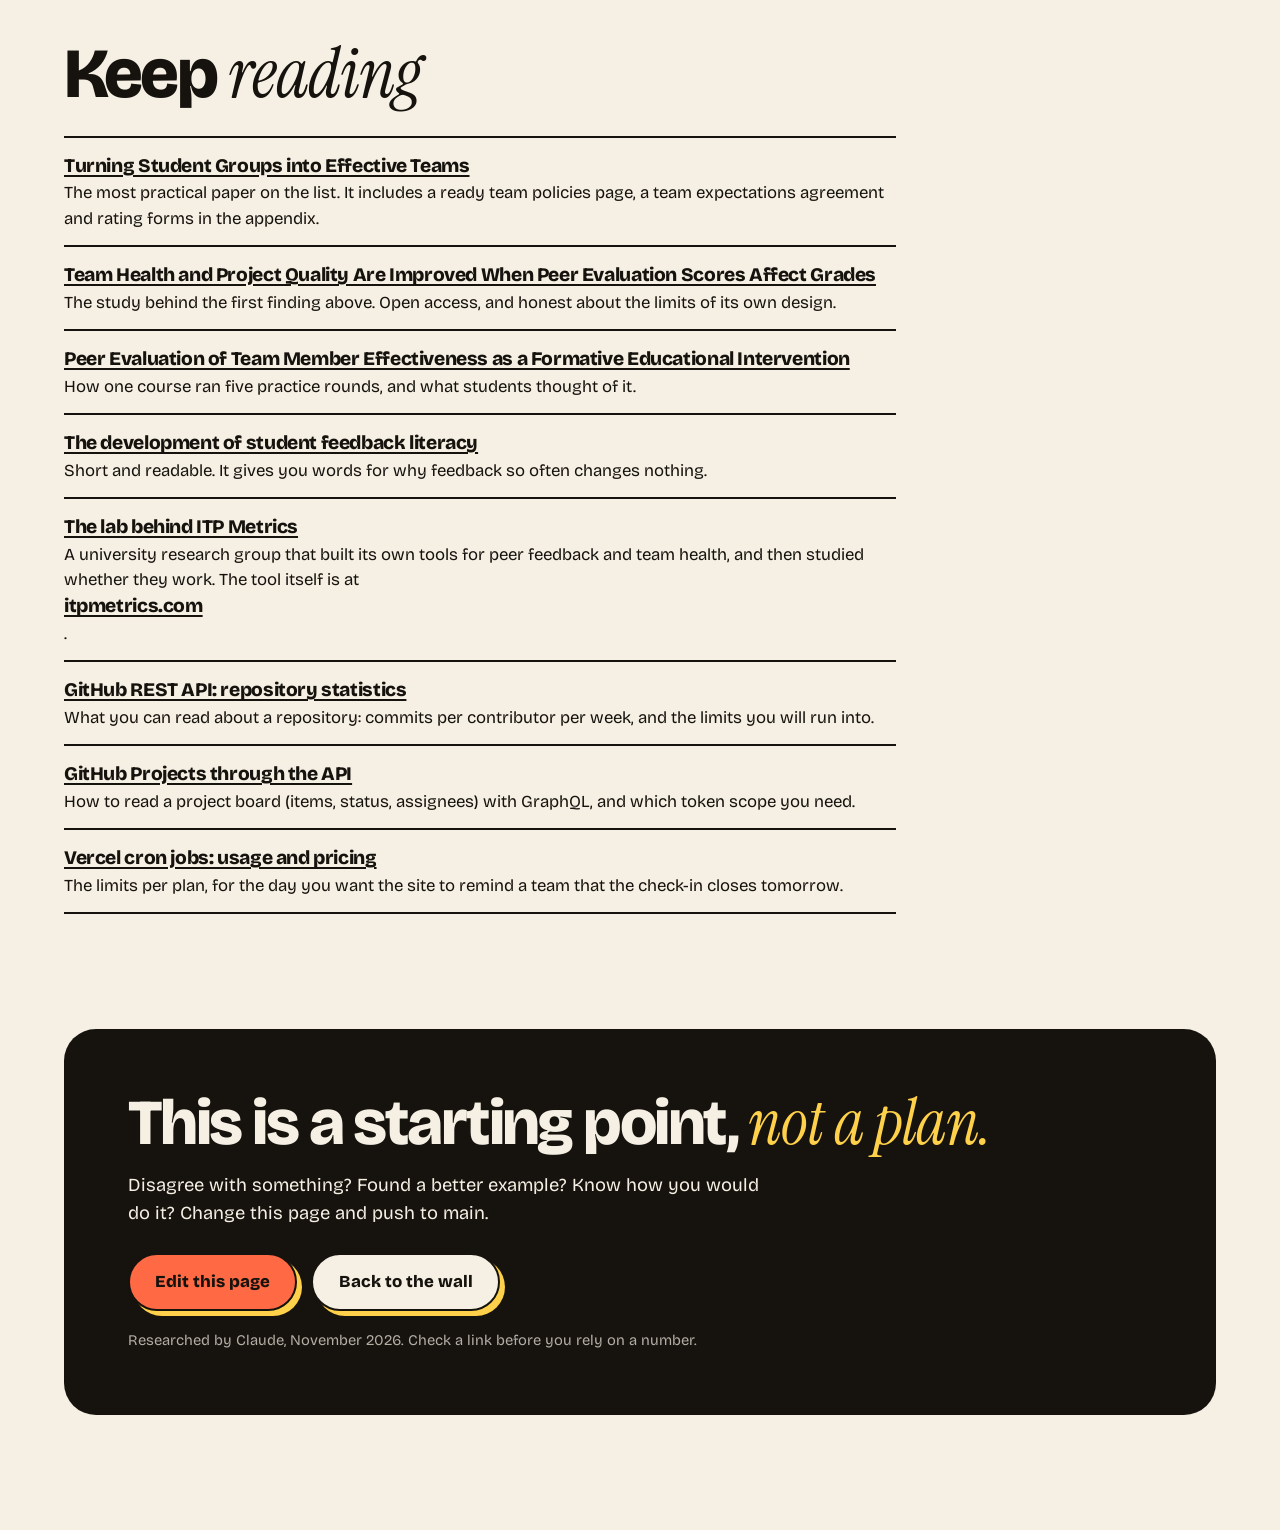
<file: ideas/group-projects.html>
<!doctype html>
<html lang="en">
<head>
  <meta charset="utf-8">
  <meta name="viewport" content="width=device-width, initial-scale=1">
  <title>Better group projects · February is wide open</title>
  <link rel="preconnect" href="https://fonts.googleapis.com">
  <link rel="preconnect" href="https://fonts.gstatic.com" crossorigin>
  <link href="https://fonts.googleapis.com/css2?family=Bricolage+Grotesque:opsz,wght@12..96,400;12..96,600;12..96,800&family=Instrument+Serif:ital@1&family=JetBrains+Mono:wght@400;600&display=swap" rel="stylesheet">
  <link rel="stylesheet" href="../style.css">
</head>

<body class="page" style="--c: var(--c2)">

<header class="page-hero">
  <a class="back" href="../index.html#wall">← The wall</a>
  <p class="from">from Smári</p>
  <h1>Better group projects</h1>
  <p class="pitch">The site already knows how to grade a team at the end. It says almost nothing to a team while there is still time to change.</p>
  <ul class="glance">
    <li><b>Kind of work:</b> interaction design, a bit of data modelling, front-end and server code in the existing groups feature.</li>
    <li><b>You'd enjoy this if:</b> you have been in a team where one honest conversation in week two would have saved the project.</li>
  </ul>
</header>

<main class="page-main">

  <section class="film">
    <video controls preload="metadata" playsinline poster="../videos/group-projects.jpg">
      <source src="../videos/group-projects.mp4" type="video/mp4">
      <a href="../videos/group-projects.mp4">Watch the video</a>
    </video>
    <p class="film-note">The idea in two minutes. Sound on, captions included.</p>
  </section>

  <section>
    <h2>Why this is <em>worth doing</em></h2>
    <p>The school runs group projects through the year. A small team builds something together, presents it, and gets a grade. For most students this is the first time their work depends on other people, and it is the closest thing in the course to a real job.</p>
    <p>The card on the wall asks for a peer evaluation "like the one Sustainable Island has now". Here is the first surprise: that peer evaluation has already been moved into the school's site. It exists, it is careful, and it is used for grading. So the interesting work has moved. The peer evaluation happens once, after the presentation, and the answers go to the teachers. A student who was hard to work with learns about it from a grade, when the project is over.</p>
    <p>The better version of this feature helps a team while the project is running: agree how to work on day one, check in halfway, hear from each other in a way that is safe, and end with one thing to do differently next module. You work as a team of three yourselves, so you already know a lot about what a team needs from a tool and what it ignores.</p>
  </section>

  <section>
    <h2>Where we are <em>today</em></h2>
    <p>Group projects live under <code>/LMS/groups</code>. A student sees one project as six steps: Your preferences, Project brief, Your team, All teams, Score the presentations, Rate your teammates. Here is what each part does today.</p>
    <ul>
      <li><strong>Preferences.</strong> One question per screen: how ambitious you are, what you want to focus on, which tech, when and where you want to work, and a free text box.</li>
      <li><strong>Team formation.</strong> Teachers build the teams by hand on a drag-and-drop board, with each student's preferences next to their name. The site does not suggest teams.</li>
      <li><strong>The team's page.</strong> A name, a tagline, a description, links (GitHub, Figma, FigJam, live website, backend) and images. This feeds a public showcase page. The links are plain links. The site does not read anything from GitHub or Figma.</li>
      <li><strong>Presentations.</strong> Teachers, invited judges (who get a personal link and need no account) and the other students score each team from 0 to 10 on each row of a rubric, with comments.</li>
      <li><strong>Peer evaluation.</strong> Each student rates themselves and every teammate on contribution and on teamwork, from −2 to +2, with a written reason for every score. The scores one student gives must add up to zero or less, so marking one person up means marking another down. A meter shows the balance while you fill it in.</li>
      <li><strong>What happens with it.</strong> The scores are advice. A teacher reads them, confirms one contribution figure and one teamwork figure per student, and those turn the team's grade into a personal grade, from 30% higher to 70% lower. Teachers get a table and a scatter plot for the project.</li>
      <li><strong>What students see.</strong> After handing in their own evaluations, students can read the comments their team got on the presentation. Teachers and judges are named, classmates are not. What teammates wrote about each other in the peer evaluation stays with the teachers. Students see the grade it leads to, once the teachers release it.</li>
    </ul>
    <p>And here is where it stops. There is one peer evaluation per project, and it comes at the end. During the weeks of the project the site has no check-in, no team agreement, no retrospective, no view of who is doing what, and no reminders. A student never reads one sentence from a teammate about how they were to work with. The grading side is finished and well thought through. The part between "your team" and "score the presentations" is an empty page.</p>
  </section>

  <section>
    <h2>What the <em>research</em> says</h2>
    <p>Peer assessment in teams has been studied for decades. These seven findings matter most for the choices you would make here.</p>
    <div class="facts">
      <article class="fact">
        <strong>When peer scores count, teams behave better</strong>
        <p>A study of 873 students in 162 teams compared one year where peer evaluation affected grades with two years where it was feedback only. In the graded year the average team project grade was 86.0, against 77.1 and 80.5. The school's site already does this part. Keep it, and build around it.</p>
        <a class="source" href="https://www.frontiersin.org/journals/education/articles/10.3389/feduc.2020.00049/full">Source: O'Neill, Boyce and McLarnon, Frontiers in Education (2020)</a>
      </article>
      <article class="fact">
        <strong>Practice rounds during the project pay off</strong>
        <p>In a design course with 301 students, one semester added five rounds of peer evaluation that did not affect grades, before the final one that did. Those students got higher grades on the final project and in the course. This is the biggest gap on the site today: there is no round that is only for learning.</p>
        <a class="source" href="https://scholar.lib.vt.edu/ejournals/JTE/v28n2/mentzer.html">Source: Mentzer and colleagues, Journal of Technology Education (2017)</a>
      </article>
      <article class="fact">
        <strong>People rate themselves kindly</strong>
        <p>A field experiment with first-year students rating group projects found a clear self-serving bias in both men and women. That supports the rule the site already has, where scores must balance. It also suggests something new to show: the gap between how you rated yourself and how your team rated you.</p>
        <a class="source" href="https://docs.iza.org/dp17267.pdf">Source: Ma, Riener and Xu, IZA Discussion Paper 17267 (2024)</a>
      </article>
      <article class="fact">
        <strong>Anonymous feedback is more critical, but context decides</strong>
        <p>A review of 14 controlled studies found that anonymity led to more critical feedback and that students saw more learning value in it. The authors say the right choice depends on the setting. In a small team, "anonymous" is thin: there are only a few people it could be.</p>
        <a class="source" href="https://eric.ed.gov/?id=EJ1225345">Source: Panadero and Alqassab, Assessment &amp; Evaluation in Higher Education (2019)</a>
      </article>
      <article class="fact">
        <strong>A team agreement works together with a plan</strong>
        <p>A study followed 32 student teams through a long business simulation. The teams that kept performing best had both a good team charter (how we work together) and a good plan for the task. One without the other helped less. A charter on the team's page should sit next to the first plan, and both should come back later.</p>
        <a class="source" href="https://eric.ed.gov/?id=EJ927607">Source: Mathieu and Rapp, Journal of Applied Psychology (2009)</a>
      </article>
      <article class="fact">
        <strong>Teams formed by the teacher have fewer problems</strong>
        <p>A well-known guide for teachers recommends that instructors form the teams. It cites a survey where 155 students said, two to one, that their worst group experiences were in groups they chose themselves. The school already forms teams this way. The open part is how much the site should help the teacher do it.</p>
        <a class="source" href="https://www.cs.upc.edu/~idss/WorkingTeams/turnin_student_groups_into_effective_teams.pdf">Source: Oakley, Felder, Brent and Elhajj, Journal of Student Centered Learning (2004)</a>
      </article>
      <article class="fact">
        <strong>Feedback only helps if people can act on it</strong>
        <p>Carless and Boud describe four things a student needs to be able to do with feedback: appreciate it, make judgments, manage the feelings it brings, and take action. Most tools stop after showing the feedback. A design that asks "what is the one thing you will do next?" covers the fourth step.</p>
        <a class="source" href="https://opus.lib.uts.edu.au/handle/10453/128791">Source: Carless and Boud, Assessment &amp; Evaluation in Higher Education (2018)</a>
      </article>
    </div>
  </section>

  <section>
    <h2>Go and <em>look at these</em></h2>
    <div class="inspo">
      <a class="inspo-card" href="https://info.catme.org/features/peer-evaluation/">
        <strong>CATME Peer Evaluation</strong>
        <span>Raters do not pick a number. They pick the description of behaviour that fits the person best, on five teamwork dimensions. Compare that with the site's five short labels per score.</span>
        <small>info.catme.org</small>
      </a>
      <a class="inspo-card" href="https://info.catme.org/features/rater-practice/">
        <strong>CATME Rater Practice</strong>
        <span>Students practise by rating made-up teammates and get feedback on their ratings, before they rate real ones. A small idea that could be a two-minute warm-up in the first check-in.</span>
        <small>info.catme.org</small>
      </a>
      <a class="inspo-card" href="https://nus-cs2103-ay2526-s2.github.io/website/admin/peerEvaluations.html">
        <strong>How one university course runs three rounds</strong>
        <span>A software engineering course in Singapore publishes its full rules: an early round, a midterm round that is "for your information", a final round, and a chance to object. Read the advice on giving negative feedback early.</span>
        <small>nus-cs2103 course site</small>
      </a>
      <a class="inspo-card" href="https://github.com/TEAMMATES/teammates">
        <strong>TEAMMATES</strong>
        <span>The free, open-source tool that course uses. Look at how it thinks in "feedback paths": who gives feedback to whom, set up by the teacher for each question.</span>
        <small>github.com</small>
      </a>
      <a class="inspo-card" href="https://webpaproject.lboro.ac.uk/WorkedExample">
        <strong>WebPA's worked example</strong>
        <span>A different way to keep scores honest: every student's marks are turned into shares that add up to 1. One page of arithmetic with five made-up students. Good to compare with the site's "zero or less" rule.</span>
        <small>webpaproject.lboro.ac.uk</small>
      </a>
      <a class="inspo-card" href="https://feedbackfruits.com/activities/interim-evaluation-of-group-contributions-and-collaboration">
        <strong>FeedbackFruits: an interim evaluation</strong>
        <span>A four-step flow for the middle of a project: read the instructions, rate your teammates, read what you got, write a reflection. Students get credit for taking part, and the content of the feedback is not graded.</span>
        <small>feedbackfruits.com</small>
      </a>
      <a class="inspo-card" href="https://www.utwente.nl/buddycheck">
        <strong>Buddycheck, as one university uses it</strong>
        <span>It asks questions about the team as a whole next to questions about each person, and it puts labels such as "Conflict" on patterns in a team's answers, so a teacher knows where to look first.</span>
        <small>utwente.nl</small>
      </a>
      <a class="inspo-card" href="https://engineering.atspotify.com/2014/09/squad-health-check-model">
        <strong>Spotify's Squad Health Check</strong>
        <span>About ten cards, each with an example of "awesome" and an example of "crappy". The team votes green, yellow or red and adds an arrow for the trend. It is made for improving, never for ranking teams, and the conversation is the point.</span>
        <small>engineering.atspotify.com</small>
      </a>
      <a class="inspo-card" href="https://retromat.org/en/">
        <strong>Retromat</strong>
        <span>A generator of retrospective plans with more than 140 activities. Useful as a library when you design the end-of-project retro, and as proof that a retro can be more than "what went well, what went badly".</span>
        <small>retromat.org</small>
      </a>
    </div>
  </section>

  <section>
    <h2>How it could <em>be built</em></h2>
    <p>These four fit together, and each one also works alone. All of them stay inside the Next.js and MongoDB app that is already there.</p>
    <div class="options">
      <article class="option">
        <h3>A halfway check-in that does not touch the grade</h3>
        <p>A new step between "Your team" and "Score the presentations". The teacher opens it around the middle of the project. Each student answers a few questions about the team and writes one thing each teammate does well and one thing they could do differently. When everyone has answered, the team sees the result together. The site already has the one-question-per-screen flow and the open and close switches, so the pattern is there to reuse.</p>
        <p class="good">It fills the biggest gap with the smallest new idea, and the research on practice rounds supports it directly. A daily reminder is cheap too: Vercel's cron jobs are included in every plan, and even the free plan allows one run per day.</p>
        <p class="watch">The current peer evaluation stores one answer per person per project. A second round needs its own data model, and you must keep it clearly apart from the graded one. Decide early what a teacher can see. If students think the check-in secretly affects grades, they will write nothing honest.</p>
      </article>
      <article class="option">
        <h3>A start kit on the team's page</h3>
        <p>On day one the team's page asks for three things: how we work (hours, where, how fast we answer each other), who leads what, and the first plan. A short form the team fills in together, shown at the top of their page. The check-in later shows it again and asks "is this still true?".</p>
        <p class="good">Very little code, and a good design problem. The preferences each student already gave (schedule, place, ambition) can be shown side by side, so the team starts by talking about real differences.</p>
        <p class="watch">A charter that is filled in once and never opened again is homework. It only earns its place if something later in the project points back to it.</p>
      </article>
      <article class="option">
        <h3>Read a little from the tools teams already use</h3>
        <p>Teams already paste a GitHub link. For a public repository, GitHub's REST API gives commits per week for each contributor. GitHub Projects boards can be read through the GraphQL API with a token that has the <code>read:project</code> scope. Linear has a GraphQL API too, and says it is the same one its own apps use. A small "pulse" on the team's page could show that work is moving.</p>
        <p class="good">No extra work for students, and it gives the check-in something concrete to talk about.</p>
        <p class="watch">Commits say nothing about design, research or the person who kept the team together. The Singapore course above uses commit history only to check peer ratings, never alone. Private repositories and Linear workspaces need each team to give access, which is real OAuth work. GitHub's statistics endpoints can answer "not ready yet" the first time you ask, so you need to cache. A plain link to the team's board may be enough for a first version.</p>
      </article>
      <article class="option">
        <h3>Help the teacher form teams</h3>
        <p>The drag board stays. Add a button that proposes teams from the preferences: nobody alone with a schedule that does not match, a mix of focus areas in each team, similar ambition. The teacher then moves people by hand as today. This can be one pure function with tests and no new service.</p>
        <p class="good">It saves teacher time at the start of every module, and you can show why each proposal was made ("all three can work in the daytime").</p>
        <p class="watch">The school is small, so the teacher often knows things the form does not. The proposal must be easy to ignore, and it must never look like the site decided.</p>
      </article>
    </div>
  </section>

  <section>
    <h2>A first <em>week</em></h2>
    <ol class="plan">
      <li><strong>Walk the whole flow as a student.</strong> Ask for a test project on a local copy of the site and go through all six steps, then look at the teacher side. Write down every moment where you did not know what to do next.</li>
      <li><strong>Talk to six people.</strong> Four students who just finished a group project, and two teachers. Ask one question: "When in the project did you wish someone had told you something?"</li>
      <li><strong>Try three other tools yourselves.</strong> Run a fake team of three through TEAMMATES, read the Singapore course rules, and do a Squad Health Check on your own intern team with paper cards. Note what felt safe and what felt like a test.</li>
      <li><strong>Draw the timeline of one project.</strong> One long strip from "preferences" to "grade released". Mark what the site does today and where a team is alone. Put your ideas on the empty parts.</li>
      <li><strong>Prototype the check-in on paper or in Figma.</strong> Five questions at most. Then the hard screen: what one student sees about themselves afterwards. Test it on two students and watch their faces.</li>
      <li><strong>Agree the privacy rules with the teachers.</strong> Before any code: who sees what, when, and whether anything from the check-in can ever reach a grade. Write it down in one paragraph that a student could read.</li>
    </ol>
  </section>

  <section>
    <h2>Still <em>open</em></h2>
    <ul class="questions">
      <li>Should a student ever read what teammates wrote about them? Today the answer is no. Rewritten by a teacher, summarised, shown as written, or kept hidden: each choice changes what people dare to write.</li>
      <li>In a very small team, can a halfway check-in be anonymous at all? If it cannot, is signed feedback with good prompts better than fake anonymity?</li>
      <li>May teachers read the halfway check-in? If yes, it is an early warning for them. If no, students may be more honest. You probably cannot have both.</li>
      <li>The scores go from −2 to +2 with short labels like "Less than others". Would descriptions of behaviour, as in CATME, give fairer answers, or just a longer form that nobody reads?</li>
      <li>Is a view of GitHub activity helpful to a team, or does it turn into surveillance that is unfair to the designer in the group?</li>
      <li>How many extra steps can you add to a project before the tool takes more time than the problem it solves?</li>
    </ul>
  </section>

  <section>
    <h2>Keep <em>reading</em></h2>
    <ul class="links">
      <li><a href="https://www.cs.upc.edu/~idss/WorkingTeams/turnin_student_groups_into_effective_teams.pdf">Turning Student Groups into Effective Teams</a> The most practical paper on the list. It includes a ready team policies page, a team expectations agreement and rating forms in the appendix.</li>
      <li><a href="https://www.frontiersin.org/journals/education/articles/10.3389/feduc.2020.00049/full">Team Health and Project Quality Are Improved When Peer Evaluation Scores Affect Grades</a> The study behind the first finding above. Open access, and honest about the limits of its own design.</li>
      <li><a href="https://scholar.lib.vt.edu/ejournals/JTE/v28n2/mentzer.html">Peer Evaluation of Team Member Effectiveness as a Formative Educational Intervention</a> How one course ran five practice rounds, and what students thought of it.</li>
      <li><a href="https://opus.lib.uts.edu.au/handle/10453/128791">The development of student feedback literacy</a> Short and readable. It gives you words for why feedback so often changes nothing.</li>
      <li><a href="https://news.ucalgary.ca/news/new-team-training-and-assessment-research-helps-students-develop-essential-competencies-career">The lab behind ITP Metrics</a> A university research group that built its own tools for peer feedback and team health, and then studied whether they work. The tool itself is at <a href="https://www.itpmetrics.com/">itpmetrics.com</a>.</li>
      <li><a href="https://docs.github.com/en/rest/metrics/statistics">GitHub REST API: repository statistics</a> What you can read about a repository: commits per contributor per week, and the limits you will run into.</li>
      <li><a href="https://docs.github.com/en/issues/planning-and-tracking-with-projects/automating-your-project/using-the-api-to-manage-projects">GitHub Projects through the API</a> How to read a project board (items, status, assignees) with GraphQL, and which token scope you need.</li>
      <li><a href="https://vercel.com/docs/cron-jobs/usage-and-pricing">Vercel cron jobs: usage and pricing</a> The limits per plan, for the day you want the site to remind a team that the check-in closes tomorrow.</li>
    </ul>
  </section>

</main>

<section class="page-cta">
  <h2>This is a starting point, <em>not a plan.</em></h2>
  <p>Disagree with something? Found a better example? Know how you would do it? Change this page and push to main.</p>
  <div class="hero-actions">
    <a class="btn btn-solid" href="https://github.com/ellertsmari/Internship-ideas/edit/main/ideas/group-projects.html">Edit this page</a>
    <a class="btn" href="../index.html#wall">Back to the wall</a>
  </div>
  <p class="note">Researched by Claude, November 2026. Check a link before you rely on a number.</p>
</section>

</body>
</html>
</file>
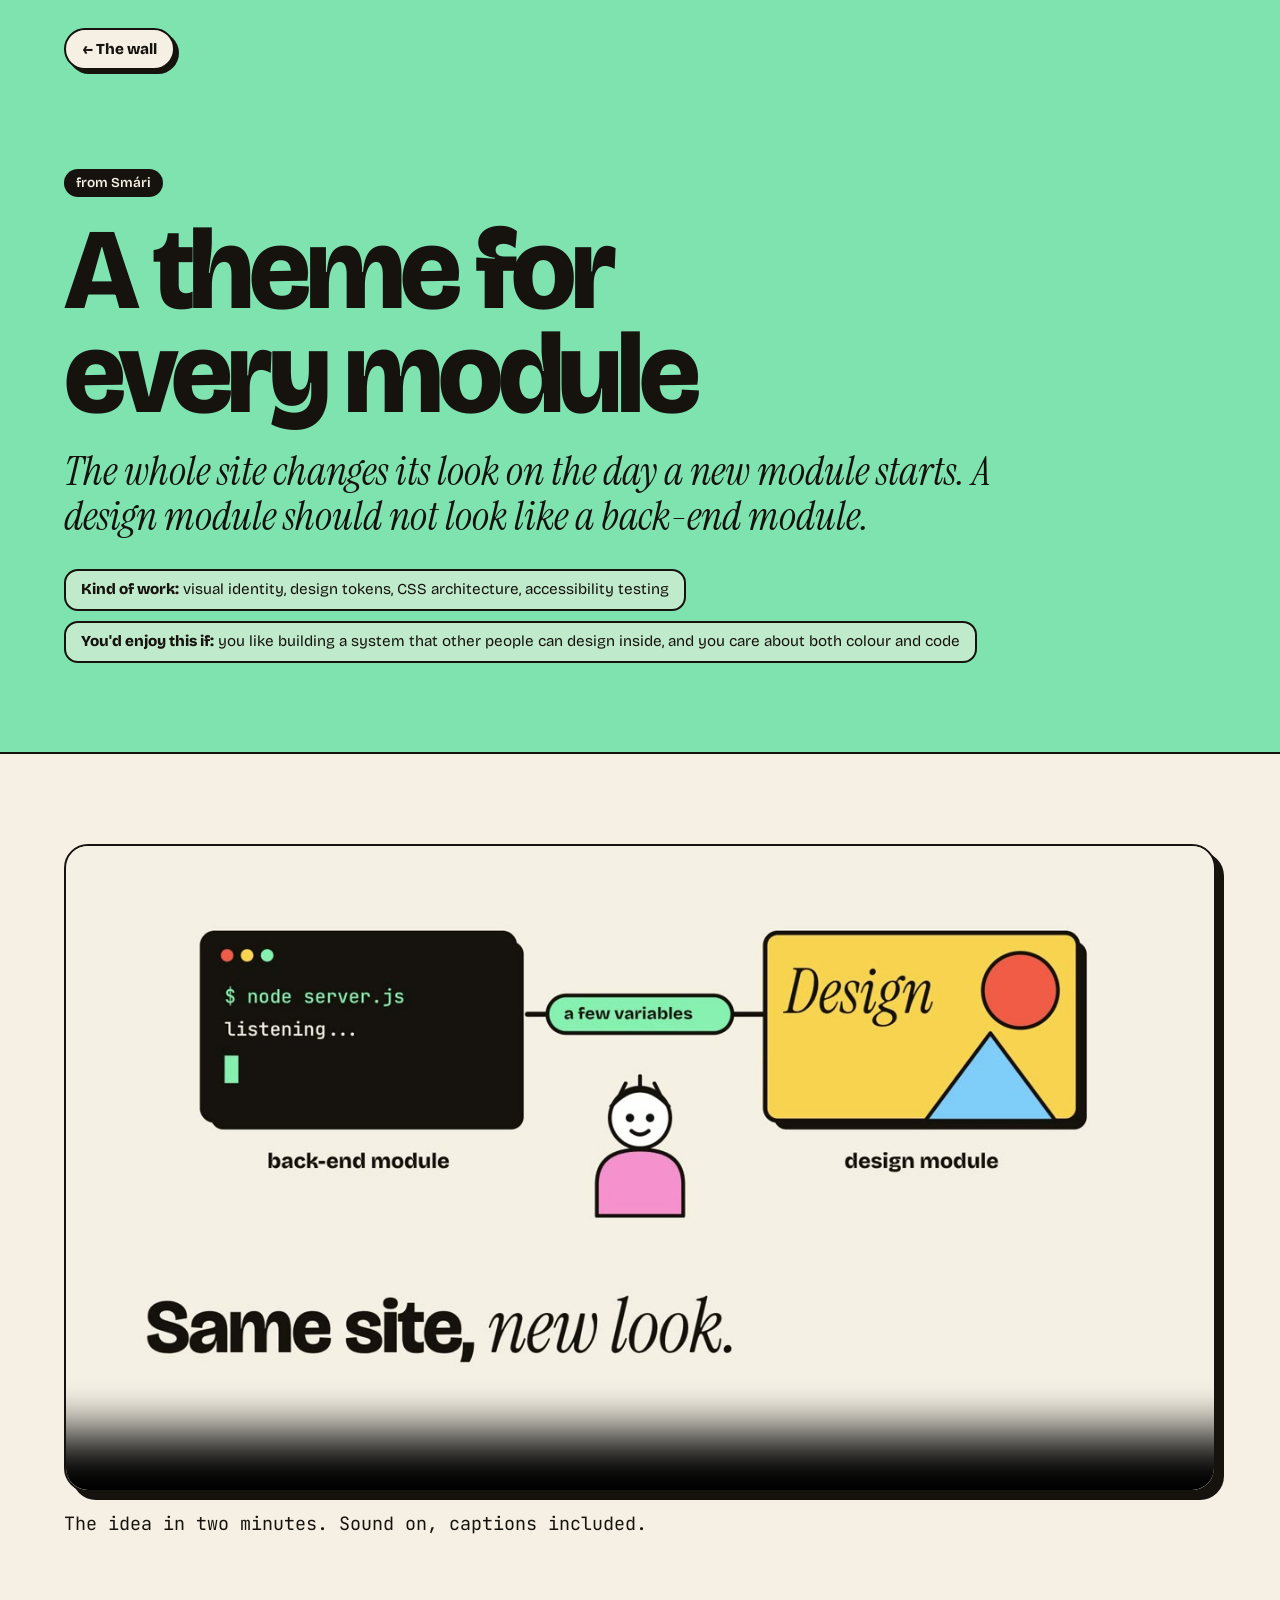
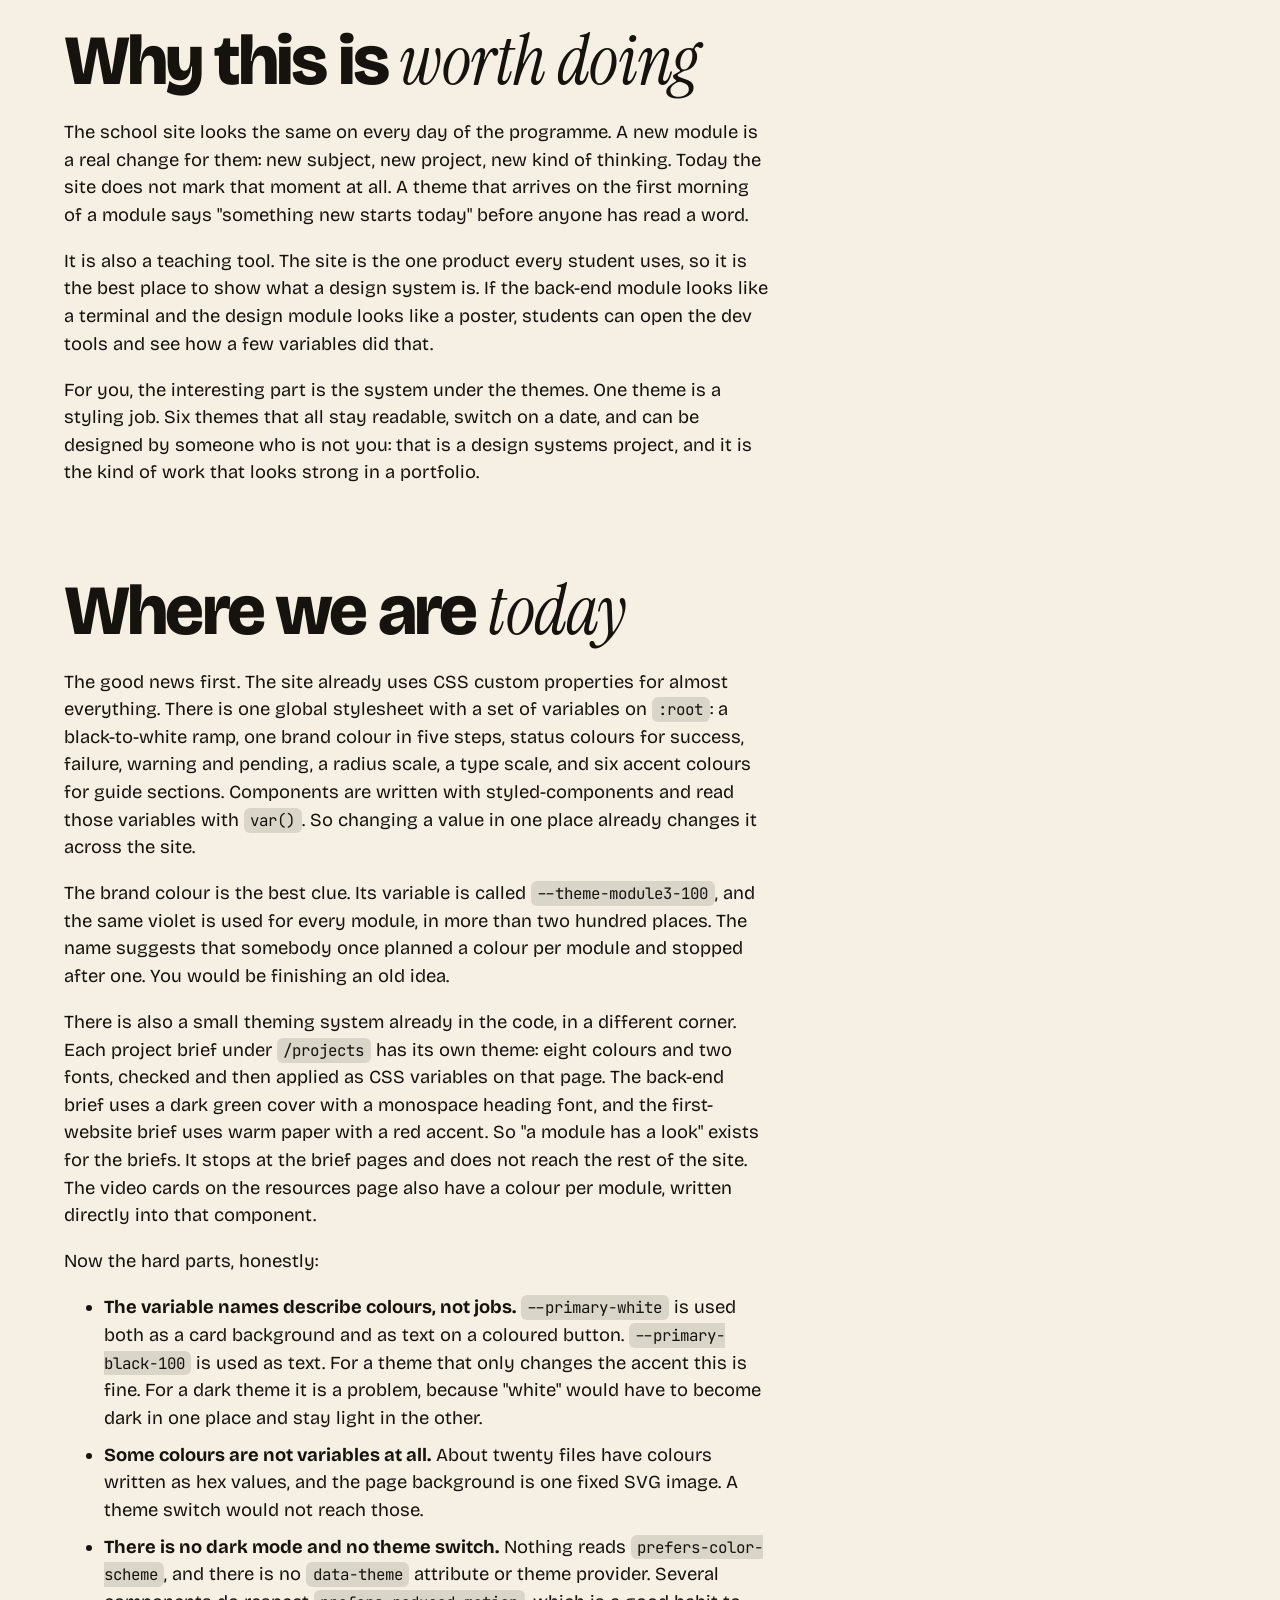
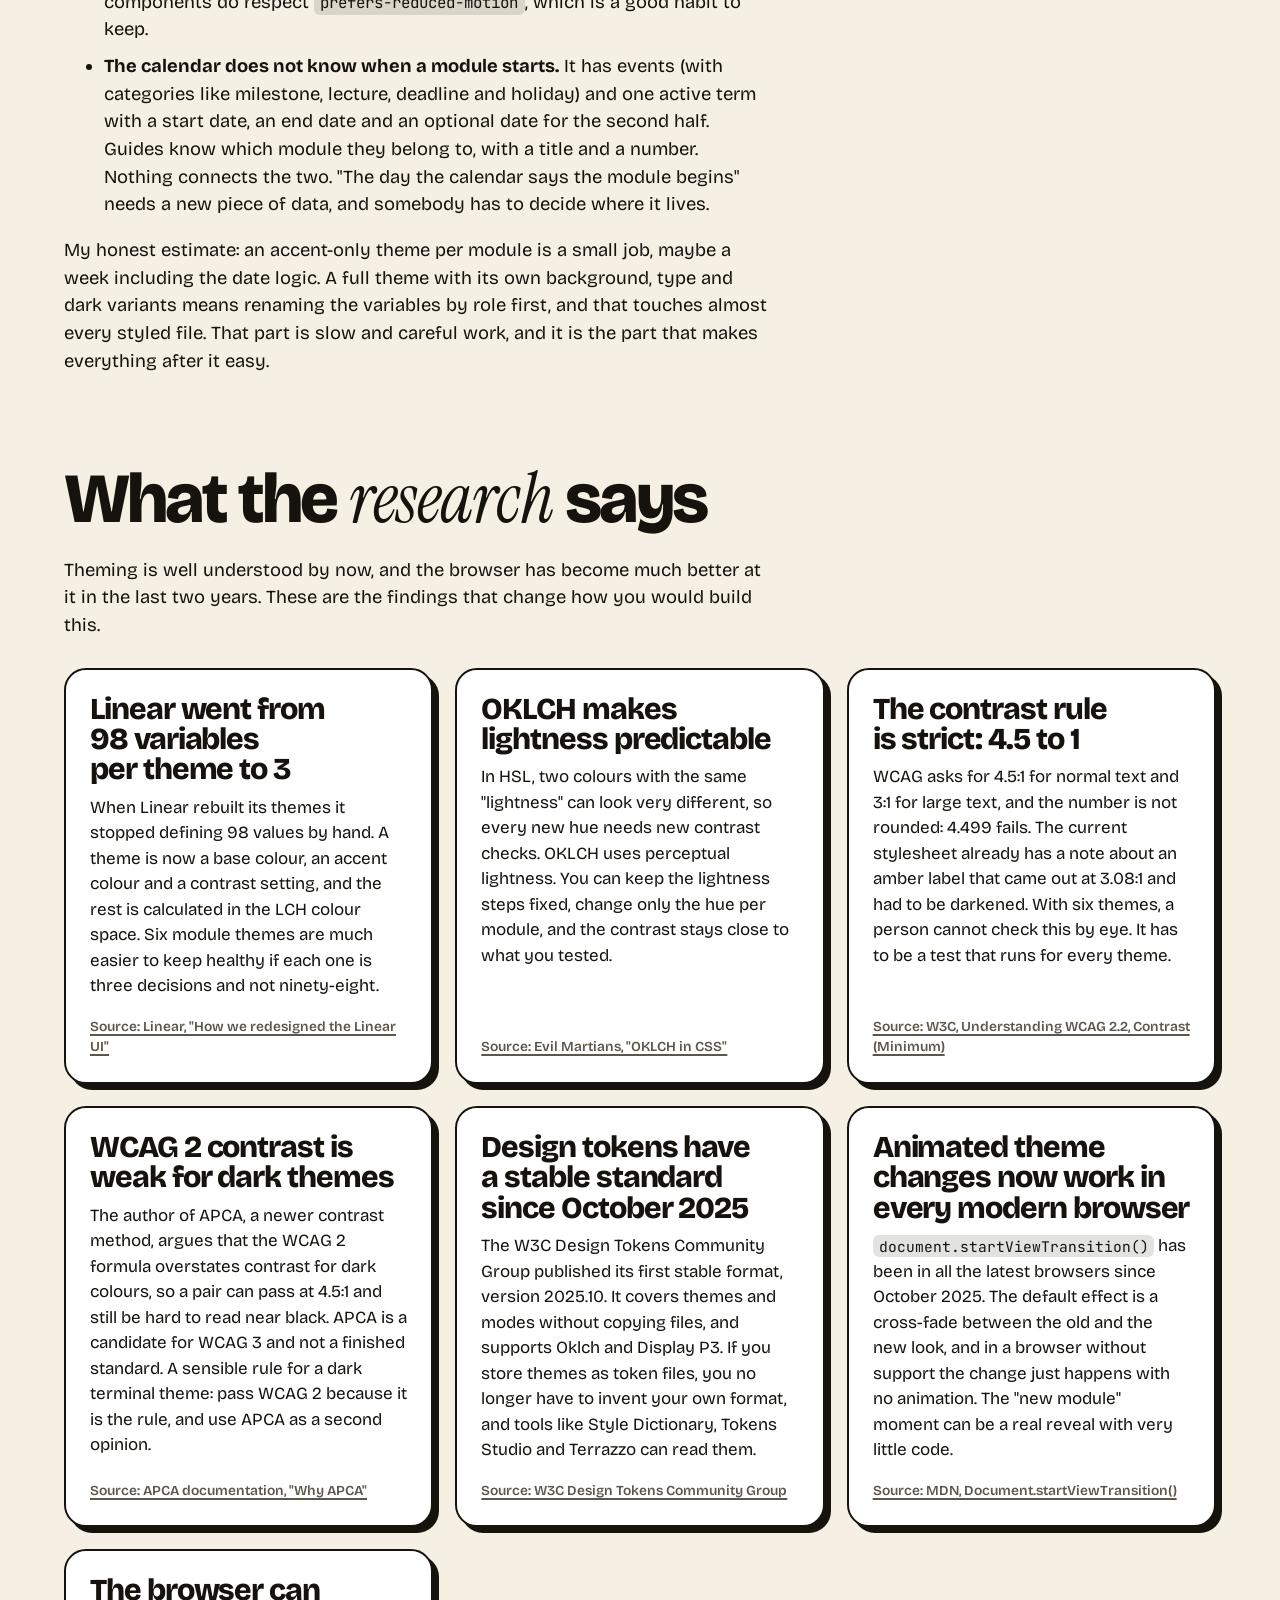
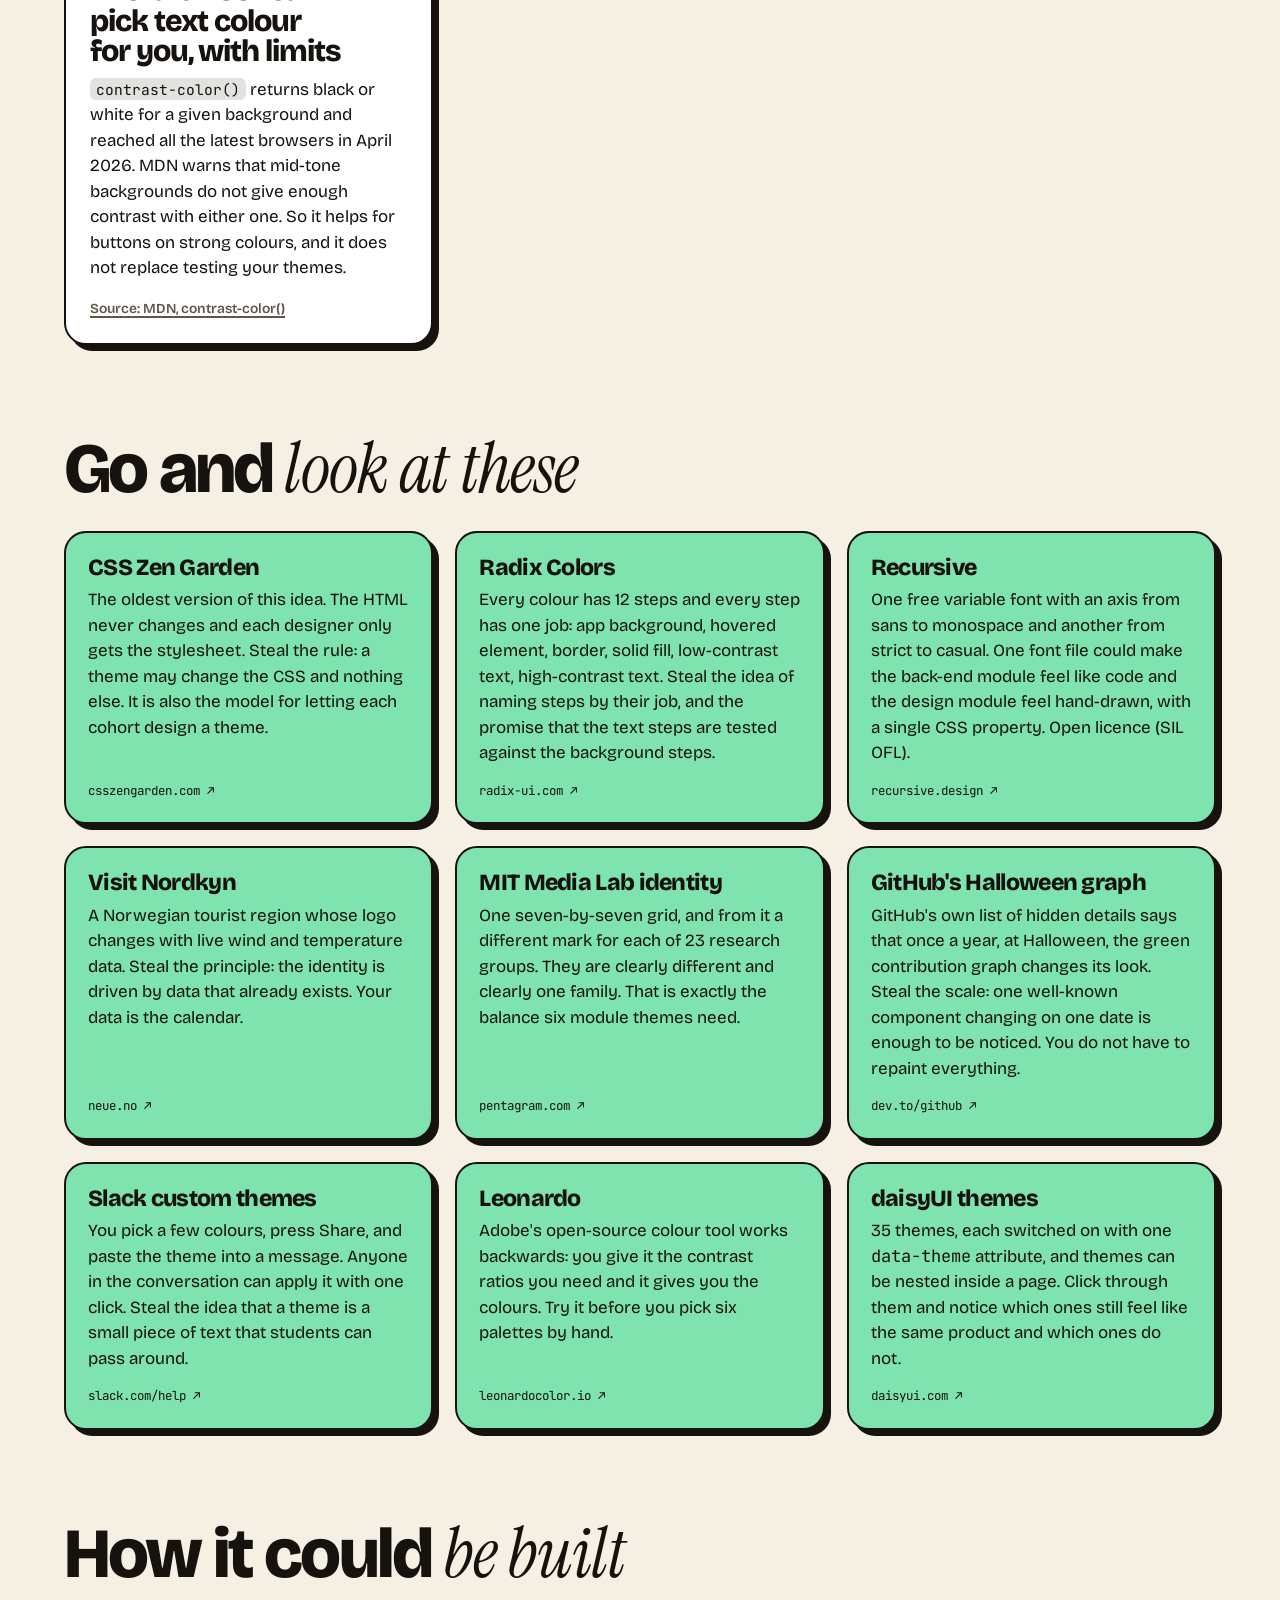
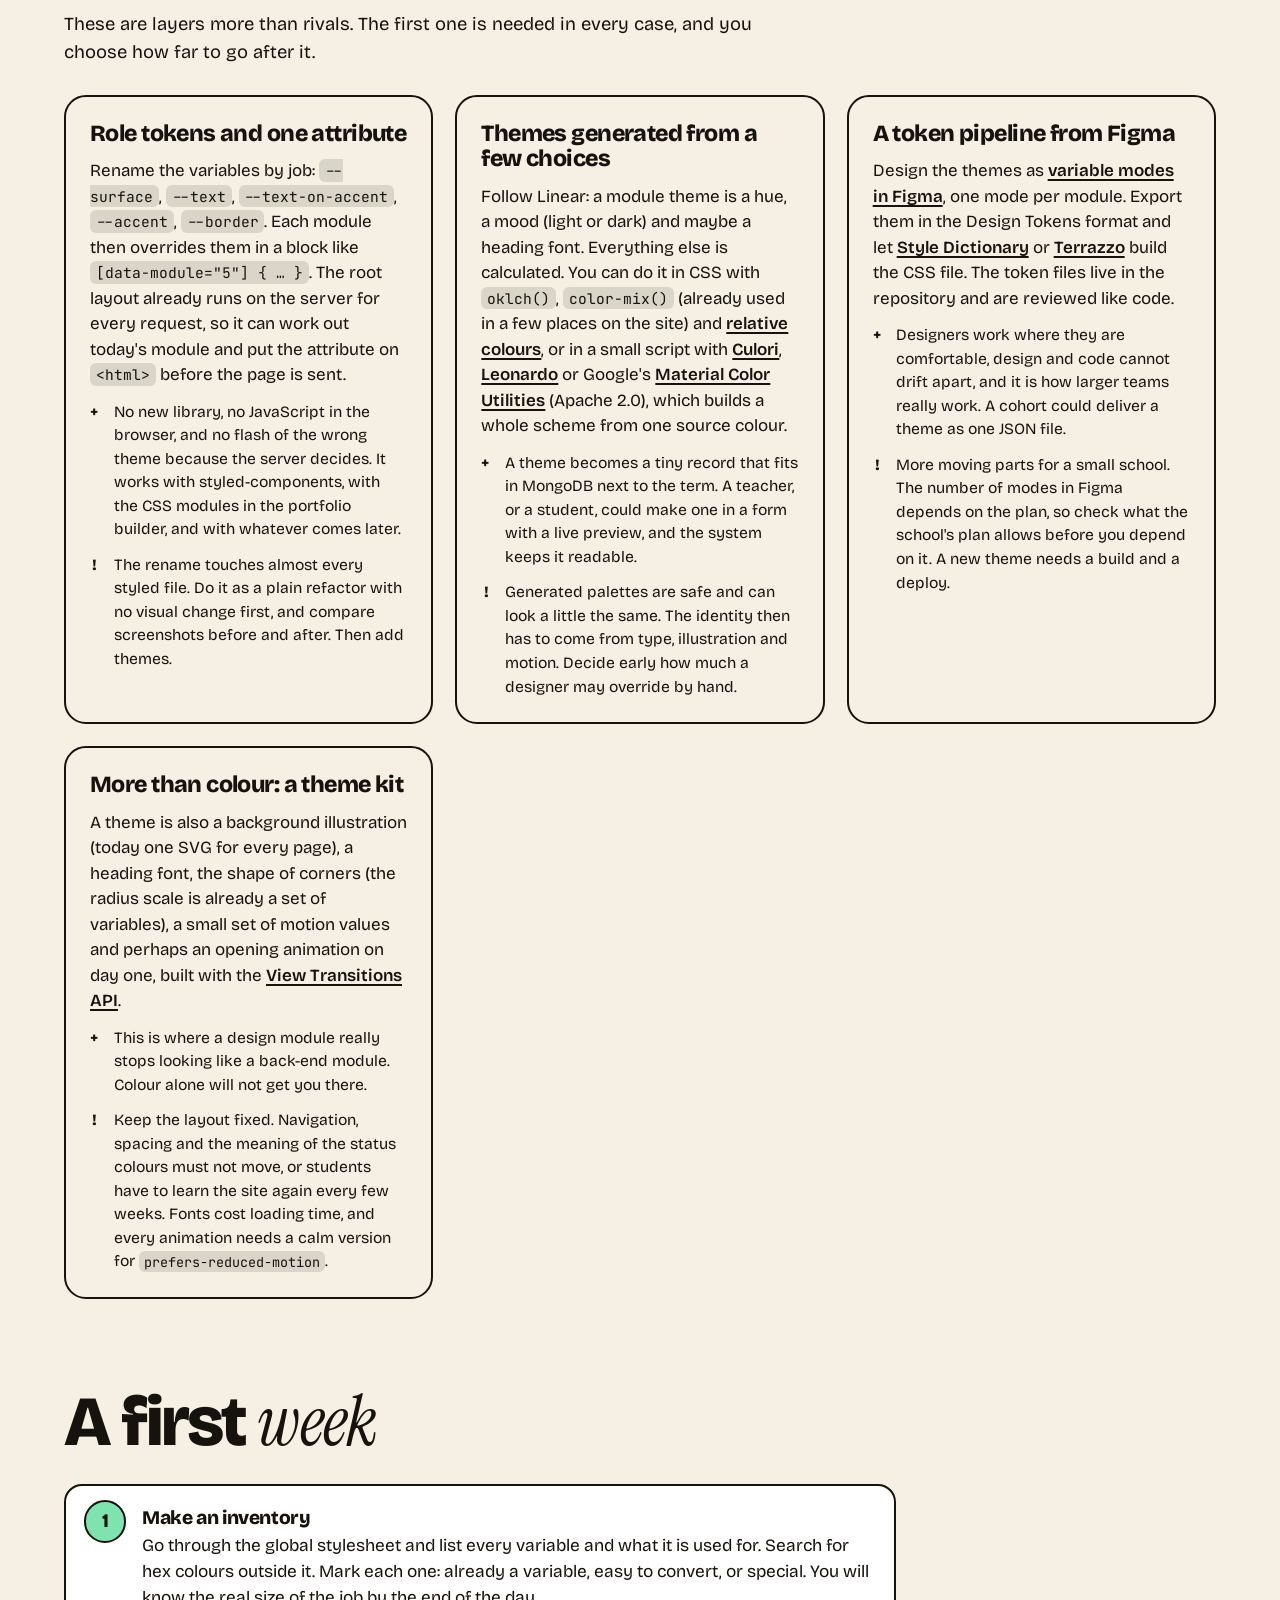
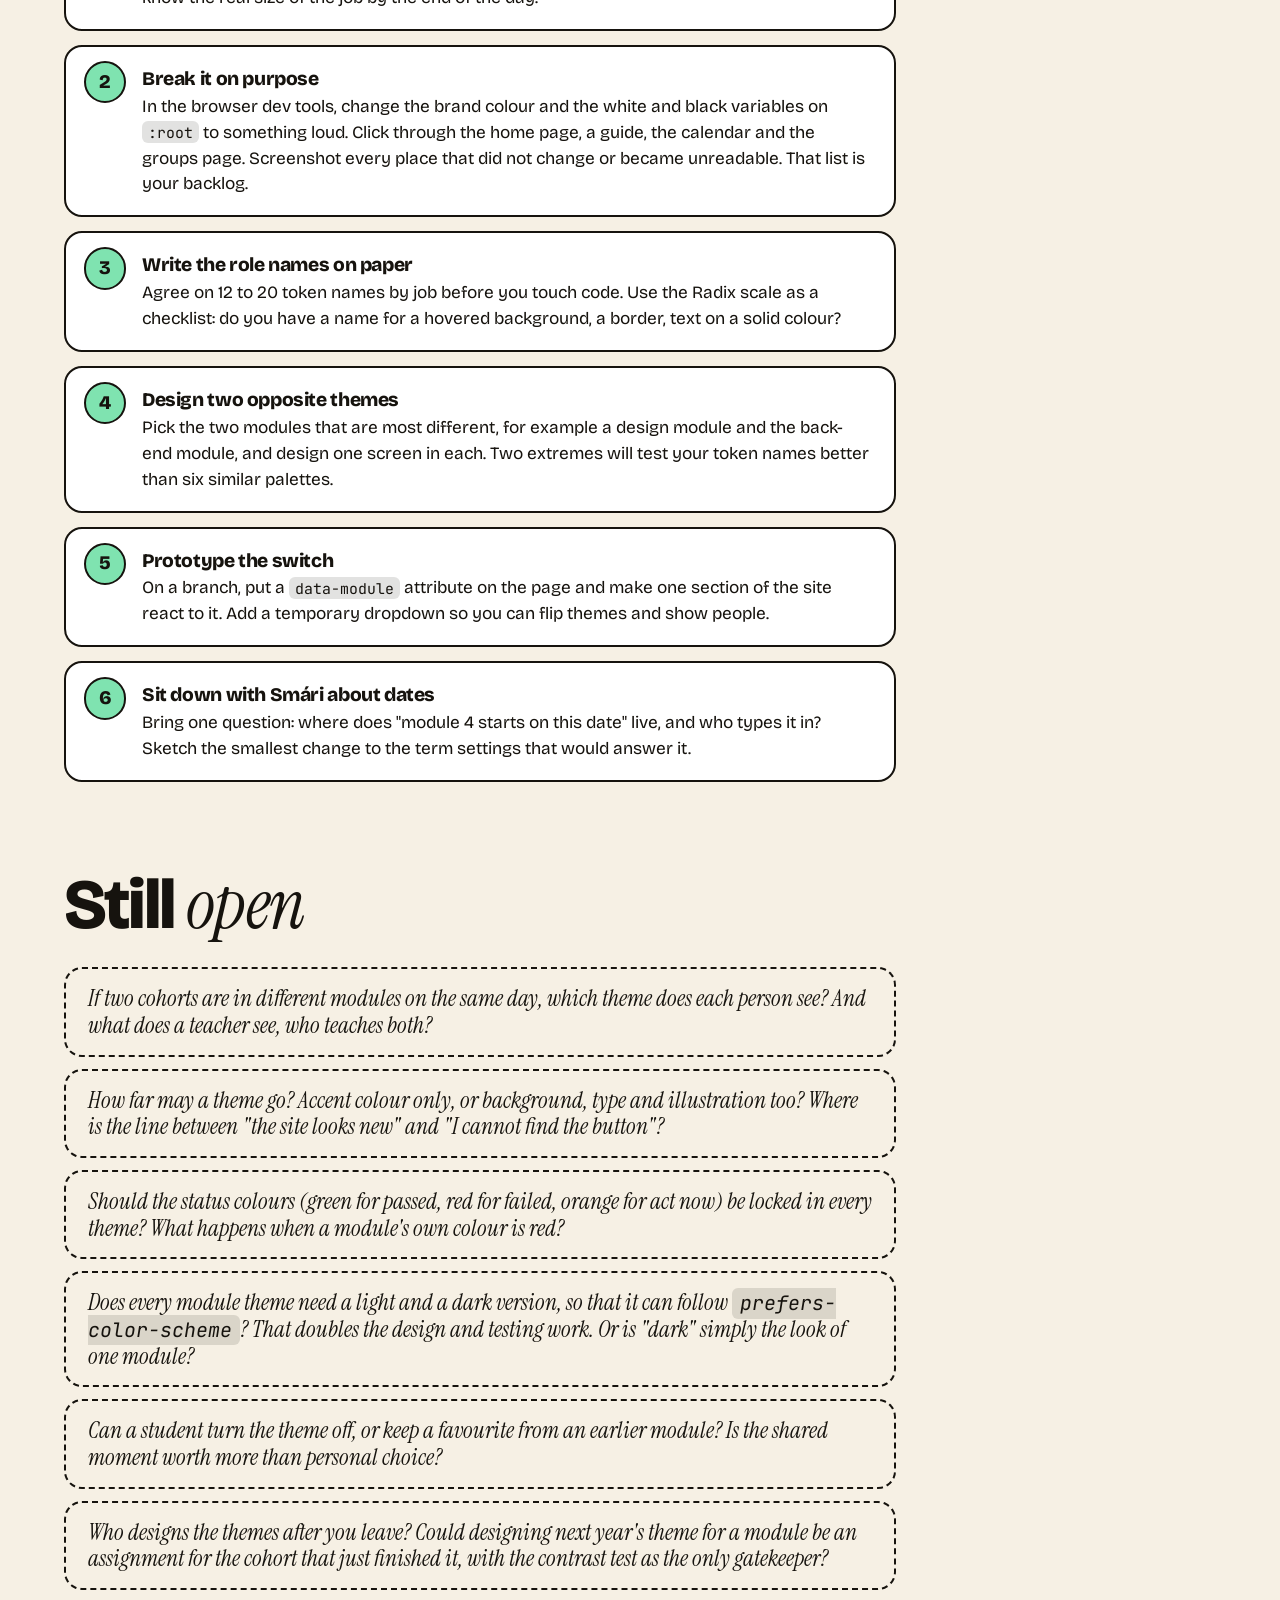
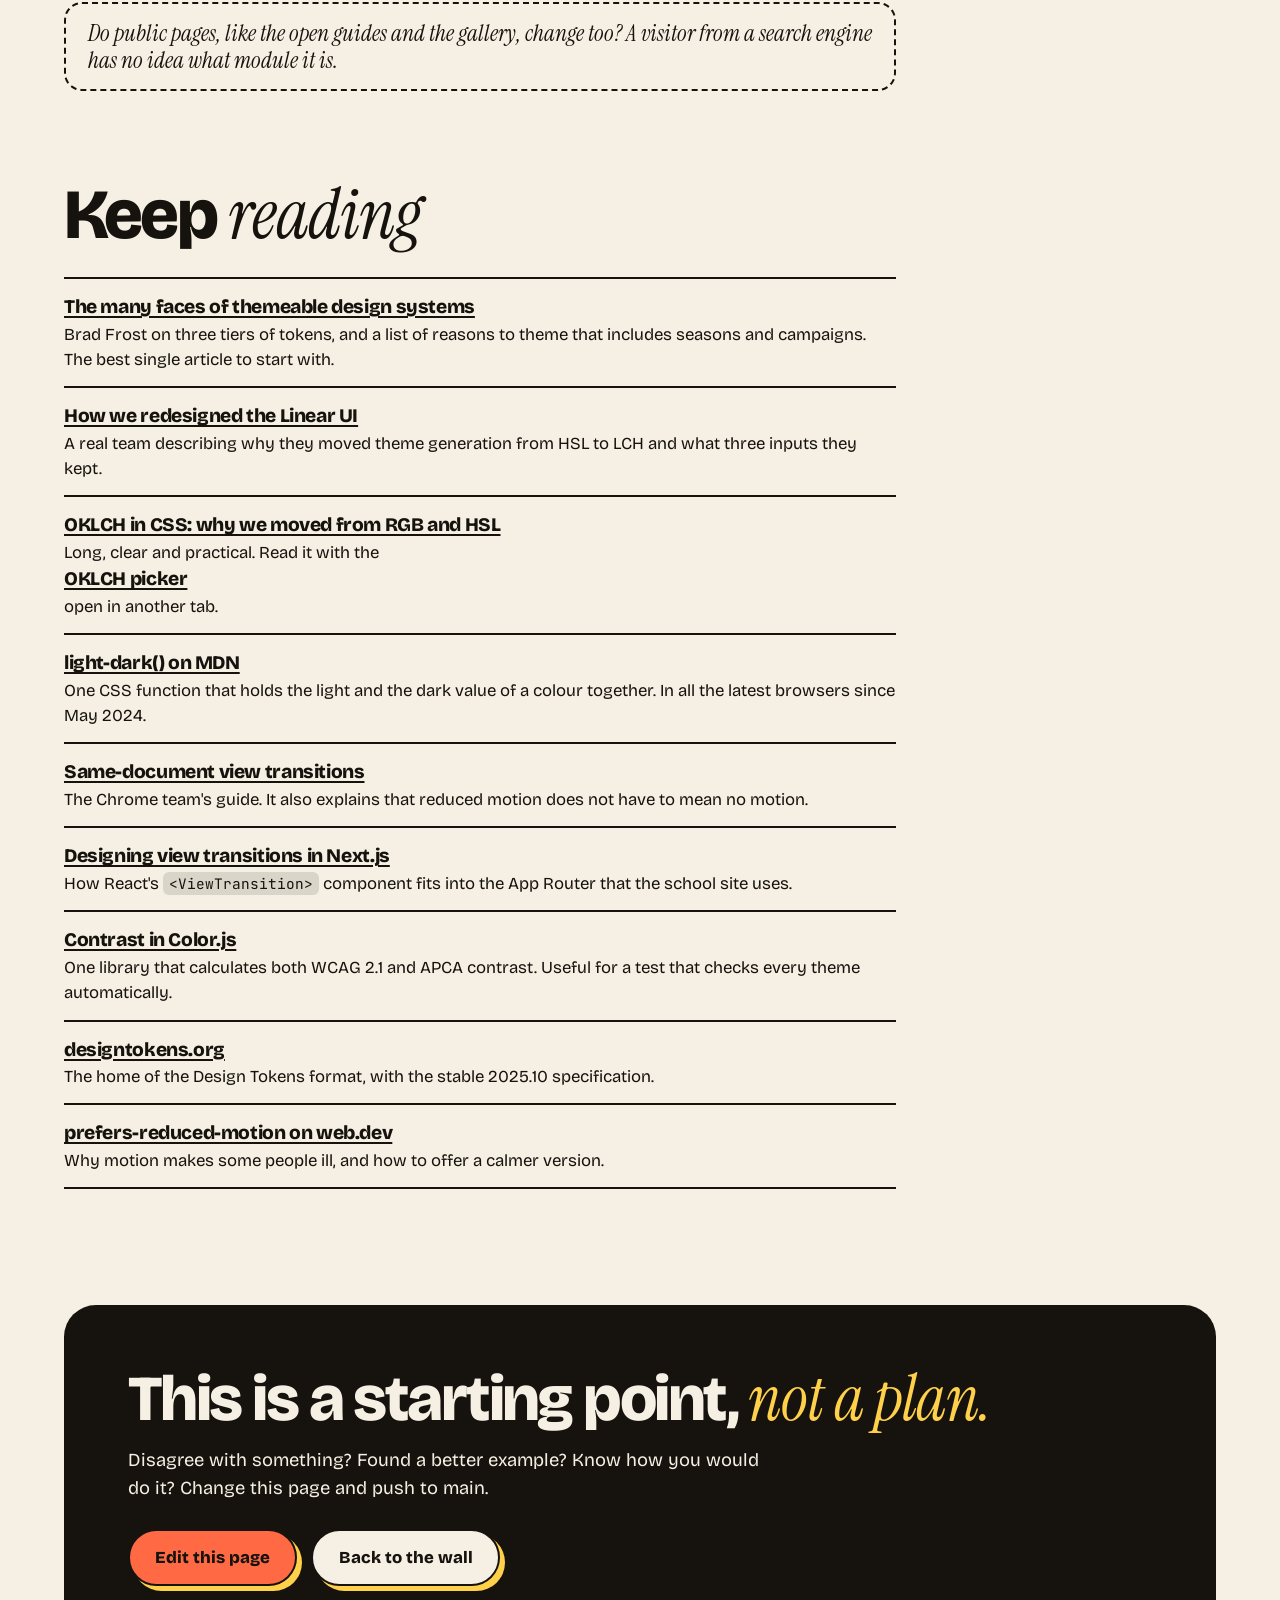
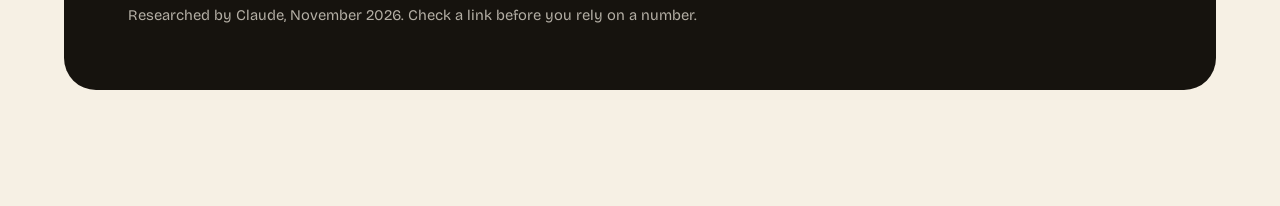
<file: ideas/module-themes.html>
<!doctype html>
<html lang="en">
<head>
  <meta charset="utf-8">
  <meta name="viewport" content="width=device-width, initial-scale=1">
  <title>A theme for every module · February is wide open</title>
  <link rel="preconnect" href="https://fonts.googleapis.com">
  <link rel="preconnect" href="https://fonts.gstatic.com" crossorigin>
  <link href="https://fonts.googleapis.com/css2?family=Bricolage+Grotesque:opsz,wght@12..96,400;12..96,600;12..96,800&family=Instrument+Serif:ital@1&family=JetBrains+Mono:wght@400;600&display=swap" rel="stylesheet">
  <link rel="stylesheet" href="../style.css">
</head>

<body class="page" style="--c: var(--c3)">

<header class="page-hero">
  <a class="back" href="../index.html#wall">← The wall</a>
  <p class="from">from Smári</p>
  <h1>A theme for every module</h1>
  <p class="pitch">The whole site changes its look on the day a new module starts. A design module should not look like a back-end module.</p>
  <ul class="glance">
    <li><b>Kind of work:</b> visual identity, design tokens, CSS architecture, accessibility testing</li>
    <li><b>You'd enjoy this if:</b> you like building a system that other people can design inside, and you care about both colour and code</li>
  </ul>
</header>

<main class="page-main">

  <section class="film">
    <video controls preload="metadata" playsinline poster="../videos/module-themes.jpg">
      <source src="../videos/module-themes.mp4" type="video/mp4">
      <a href="../videos/module-themes.mp4">Watch the video</a>
    </video>
    <p class="film-note">The idea in two minutes. Sound on, captions included.</p>
  </section>

  <section>
    <h2>Why this is <em>worth doing</em></h2>
    <p>The school site looks the same on every day of the programme. A new module is a real change for them: new subject, new project, new kind of thinking. Today the site does not mark that moment at all. A theme that arrives on the first morning of a module says "something new starts today" before anyone has read a word.</p>
    <p>It is also a teaching tool. The site is the one product every student uses, so it is the best place to show what a design system is. If the back-end module looks like a terminal and the design module looks like a poster, students can open the dev tools and see how a few variables did that.</p>
    <p>For you, the interesting part is the system under the themes. One theme is a styling job. Six themes that all stay readable, switch on a date, and can be designed by someone who is not you: that is a design systems project, and it is the kind of work that looks strong in a portfolio.</p>
  </section>

  <section>
    <h2>Where we are <em>today</em></h2>
    <p>The good news first. The site already uses CSS custom properties for almost everything. There is one global stylesheet with a set of variables on <code>:root</code>: a black-to-white ramp, one brand colour in five steps, status colours for success, failure, warning and pending, a radius scale, a type scale, and six accent colours for guide sections. Components are written with styled-components and read those variables with <code>var()</code>. So changing a value in one place already changes it across the site.</p>
    <p>The brand colour is the best clue. Its variable is called <code>--theme-module3-100</code>, and the same violet is used for every module, in more than two hundred places. The name suggests that somebody once planned a colour per module and stopped after one. You would be finishing an old idea.</p>
    <p>There is also a small theming system already in the code, in a different corner. Each project brief under <code>/projects</code> has its own theme: eight colours and two fonts, checked and then applied as CSS variables on that page. The back-end brief uses a dark green cover with a monospace heading font, and the first-website brief uses warm paper with a red accent. So "a module has a look" exists for the briefs. It stops at the brief pages and does not reach the rest of the site. The video cards on the resources page also have a colour per module, written directly into that component.</p>
    <p>Now the hard parts, honestly:</p>
    <ul>
      <li><b>The variable names describe colours, not jobs.</b> <code>--primary-white</code> is used both as a card background and as text on a coloured button. <code>--primary-black-100</code> is used as text. For a theme that only changes the accent this is fine. For a dark theme it is a problem, because "white" would have to become dark in one place and stay light in the other.</li>
      <li><b>Some colours are not variables at all.</b> About twenty files have colours written as hex values, and the page background is one fixed SVG image. A theme switch would not reach those.</li>
      <li><b>There is no dark mode and no theme switch.</b> Nothing reads <code>prefers-color-scheme</code>, and there is no <code>data-theme</code> attribute or theme provider. Several components do respect <code>prefers-reduced-motion</code>, which is a good habit to keep.</li>
      <li><b>The calendar does not know when a module starts.</b> It has events (with categories like milestone, lecture, deadline and holiday) and one active term with a start date, an end date and an optional date for the second half. Guides know which module they belong to, with a title and a number. Nothing connects the two. "The day the calendar says the module begins" needs a new piece of data, and somebody has to decide where it lives.</li>
    </ul>
    <p>My honest estimate: an accent-only theme per module is a small job, maybe a week including the date logic. A full theme with its own background, type and dark variants means renaming the variables by role first, and that touches almost every styled file. That part is slow and careful work, and it is the part that makes everything after it easy.</p>
  </section>

  <section>
    <h2>What the <em>research</em> says</h2>
    <p>Theming is well understood by now, and the browser has become much better at it in the last two years. These are the findings that change how you would build this.</p>
    <div class="facts">
      <article class="fact">
        <strong>Linear went from 98 variables per theme to 3</strong>
        <p>When Linear rebuilt its themes it stopped defining 98 values by hand. A theme is now a base colour, an accent colour and a contrast setting, and the rest is calculated in the LCH colour space. Six module themes are much easier to keep healthy if each one is three decisions and not ninety-eight.</p>
        <a class="source" href="https://linear.app/now/how-we-redesigned-the-linear-ui">Source: Linear, "How we redesigned the Linear UI"</a>
      </article>
      <article class="fact">
        <strong>OKLCH makes lightness predictable</strong>
        <p>In HSL, two colours with the same "lightness" can look very different, so every new hue needs new contrast checks. OKLCH uses perceptual lightness. You can keep the lightness steps fixed, change only the hue per module, and the contrast stays close to what you tested.</p>
        <a class="source" href="https://evilmartians.com/chronicles/oklch-in-css-why-quit-rgb-hsl">Source: Evil Martians, "OKLCH in CSS"</a>
      </article>
      <article class="fact">
        <strong>The contrast rule is strict: 4.5 to 1</strong>
        <p>WCAG asks for 4.5:1 for normal text and 3:1 for large text, and the number is not rounded: 4.499 fails. The current stylesheet already has a note about an amber label that came out at 3.08:1 and had to be darkened. With six themes, a person cannot check this by eye. It has to be a test that runs for every theme.</p>
        <a class="source" href="https://www.w3.org/WAI/WCAG22/Understanding/contrast-minimum.html">Source: W3C, Understanding WCAG 2.2, Contrast (Minimum)</a>
      </article>
      <article class="fact">
        <strong>WCAG 2 contrast is weak for dark themes</strong>
        <p>The author of APCA, a newer contrast method, argues that the WCAG 2 formula overstates contrast for dark colours, so a pair can pass at 4.5:1 and still be hard to read near black. APCA is a candidate for WCAG 3 and not a finished standard. A sensible rule for a dark terminal theme: pass WCAG 2 because it is the rule, and use APCA as a second opinion.</p>
        <a class="source" href="https://git.apcacontrast.com/documentation/WhyAPCA">Source: APCA documentation, "Why APCA"</a>
      </article>
      <article class="fact">
        <strong>Design tokens have a stable standard since October 2025</strong>
        <p>The W3C Design Tokens Community Group published its first stable format, version 2025.10. It covers themes and modes without copying files, and supports Oklch and Display P3. If you store themes as token files, you no longer have to invent your own format, and tools like Style Dictionary, Tokens Studio and Terrazzo can read them.</p>
        <a class="source" href="https://www.w3.org/community/design-tokens/2025/10/28/design-tokens-specification-reaches-first-stable-version/">Source: W3C Design Tokens Community Group</a>
      </article>
      <article class="fact">
        <strong>Animated theme changes now work in every modern browser</strong>
        <p><code>document.startViewTransition()</code> has been in all the latest browsers since October 2025. The default effect is a cross-fade between the old and the new look, and in a browser without support the change just happens with no animation. The "new module" moment can be a real reveal with very little code.</p>
        <a class="source" href="https://developer.mozilla.org/en-US/docs/Web/API/Document/startViewTransition">Source: MDN, Document.startViewTransition()</a>
      </article>
      <article class="fact">
        <strong>The browser can pick text colour for you, with limits</strong>
        <p><code>contrast-color()</code> returns black or white for a given background and reached all the latest browsers in April 2026. MDN warns that mid-tone backgrounds do not give enough contrast with either one. So it helps for buttons on strong colours, and it does not replace testing your themes.</p>
        <a class="source" href="https://developer.mozilla.org/en-US/docs/Web/CSS/color_value/contrast-color">Source: MDN, contrast-color()</a>
      </article>
    </div>
  </section>

  <section>
    <h2>Go and <em>look at these</em></h2>
    <div class="inspo">
      <a class="inspo-card" href="https://www.csszengarden.com/">
        <strong>CSS Zen Garden</strong>
        <span>The oldest version of this idea. The HTML never changes and each designer only gets the stylesheet. Steal the rule: a theme may change the CSS and nothing else. It is also the model for letting each cohort design a theme.</span>
        <small>csszengarden.com</small>
      </a>
      <a class="inspo-card" href="https://www.radix-ui.com/colors/docs/palette-composition/understanding-the-scale">
        <strong>Radix Colors</strong>
        <span>Every colour has 12 steps and every step has one job: app background, hovered element, border, solid fill, low-contrast text, high-contrast text. Steal the idea of naming steps by their job, and the promise that the text steps are tested against the background steps.</span>
        <small>radix-ui.com</small>
      </a>
      <a class="inspo-card" href="https://www.recursive.design/">
        <strong>Recursive</strong>
        <span>One free variable font with an axis from sans to monospace and another from strict to casual. One font file could make the back-end module feel like code and the design module feel hand-drawn, with a single CSS property. Open licence (SIL OFL).</span>
        <small>recursive.design</small>
      </a>
      <a class="inspo-card" href="https://neue.no/work/visit-nordkyn/">
        <strong>Visit Nordkyn</strong>
        <span>A Norwegian tourist region whose logo changes with live wind and temperature data. Steal the principle: the identity is driven by data that already exists. Your data is the calendar.</span>
        <small>neue.no</small>
      </a>
      <a class="inspo-card" href="https://www.pentagram.com/work/mit-media-lab">
        <strong>MIT Media Lab identity</strong>
        <span>One seven-by-seven grid, and from it a different mark for each of 23 research groups. They are clearly different and clearly one family. That is exactly the balance six module themes need.</span>
        <small>pentagram.com</small>
      </a>
      <a class="inspo-card" href="https://dev.to/github/six-secret-easter-eggs-in-github-2j17">
        <strong>GitHub's Halloween graph</strong>
        <span>GitHub's own list of hidden details says that once a year, at Halloween, the green contribution graph changes its look. Steal the scale: one well-known component changing on one date is enough to be noticed. You do not have to repaint everything.</span>
        <small>dev.to/github</small>
      </a>
      <a class="inspo-card" href="https://slack.com/help/articles/205166337-Change-your-Slack-theme">
        <strong>Slack custom themes</strong>
        <span>You pick a few colours, press Share, and paste the theme into a message. Anyone in the conversation can apply it with one click. Steal the idea that a theme is a small piece of text that students can pass around.</span>
        <small>slack.com/help</small>
      </a>
      <a class="inspo-card" href="https://leonardocolor.io/">
        <strong>Leonardo</strong>
        <span>Adobe's open-source colour tool works backwards: you give it the contrast ratios you need and it gives you the colours. Try it before you pick six palettes by hand.</span>
        <small>leonardocolor.io</small>
      </a>
      <a class="inspo-card" href="https://daisyui.com/docs/themes/">
        <strong>daisyUI themes</strong>
        <span>35 themes, each switched on with one <code>data-theme</code> attribute, and themes can be nested inside a page. Click through them and notice which ones still feel like the same product and which ones do not.</span>
        <small>daisyui.com</small>
      </a>
    </div>
  </section>

  <section>
    <h2>How it could <em>be built</em></h2>
    <p>These are layers more than rivals. The first one is needed in every case, and you choose how far to go after it.</p>
    <div class="options">
      <article class="option">
        <h3>Role tokens and one attribute</h3>
        <p>Rename the variables by job: <code>--surface</code>, <code>--text</code>, <code>--text-on-accent</code>, <code>--accent</code>, <code>--border</code>. Each module then overrides them in a block like <code>[data-module="5"] { … }</code>. The root layout already runs on the server for every request, so it can work out today's module and put the attribute on <code>&lt;html&gt;</code> before the page is sent.</p>
        <p class="good">No new library, no JavaScript in the browser, and no flash of the wrong theme because the server decides. It works with styled-components, with the CSS modules in the portfolio builder, and with whatever comes later.</p>
        <p class="watch">The rename touches almost every styled file. Do it as a plain refactor with no visual change first, and compare screenshots before and after. Then add themes.</p>
      </article>
      <article class="option">
        <h3>Themes generated from a few choices</h3>
        <p>Follow Linear: a module theme is a hue, a mood (light or dark) and maybe a heading font. Everything else is calculated. You can do it in CSS with <code>oklch()</code>, <code>color-mix()</code> (already used in a few places on the site) and <a href="https://developer.mozilla.org/en-US/docs/Web/CSS/CSS_colors/Relative_colors">relative colours</a>, or in a small script with <a href="https://culorijs.org/">Culori</a>, <a href="https://leonardocolor.io/">Leonardo</a> or Google's <a href="https://github.com/material-foundation/material-color-utilities">Material Color Utilities</a> (Apache 2.0), which builds a whole scheme from one source colour.</p>
        <p class="good">A theme becomes a tiny record that fits in MongoDB next to the term. A teacher, or a student, could make one in a form with a live preview, and the system keeps it readable.</p>
        <p class="watch">Generated palettes are safe and can look a little the same. The identity then has to come from type, illustration and motion. Decide early how much a designer may override by hand.</p>
      </article>
      <article class="option">
        <h3>A token pipeline from Figma</h3>
        <p>Design the themes as <a href="https://help.figma.com/hc/en-us/articles/15343816063383-Modes-for-variables">variable modes in Figma</a>, one mode per module. Export them in the Design Tokens format and let <a href="https://styledictionary.com/">Style Dictionary</a> or <a href="https://terrazzo.app/">Terrazzo</a> build the CSS file. The token files live in the repository and are reviewed like code.</p>
        <p class="good">Designers work where they are comfortable, design and code cannot drift apart, and it is how larger teams really work. A cohort could deliver a theme as one JSON file.</p>
        <p class="watch">More moving parts for a small school. The number of modes in Figma depends on the plan, so check what the school's plan allows before you depend on it. A new theme needs a build and a deploy.</p>
      </article>
      <article class="option">
        <h3>More than colour: a theme kit</h3>
        <p>A theme is also a background illustration (today one SVG for every page), a heading font, the shape of corners (the radius scale is already a set of variables), a small set of motion values and perhaps an opening animation on day one, built with the <a href="https://developer.chrome.com/docs/web-platform/view-transitions/same-document">View Transitions API</a>.</p>
        <p class="good">This is where a design module really stops looking like a back-end module. Colour alone will not get you there.</p>
        <p class="watch">Keep the layout fixed. Navigation, spacing and the meaning of the status colours must not move, or students have to learn the site again every few weeks. Fonts cost loading time, and every animation needs a calm version for <code>prefers-reduced-motion</code>.</p>
      </article>
    </div>
  </section>

  <section>
    <h2>A first <em>week</em></h2>
    <ol class="plan">
      <li><strong>Make an inventory</strong> Go through the global stylesheet and list every variable and what it is used for. Search for hex colours outside it. Mark each one: already a variable, easy to convert, or special. You will know the real size of the job by the end of the day.</li>
      <li><strong>Break it on purpose</strong> In the browser dev tools, change the brand colour and the white and black variables on <code>:root</code> to something loud. Click through the home page, a guide, the calendar and the groups page. Screenshot every place that did not change or became unreadable. That list is your backlog.</li>
      <li><strong>Write the role names on paper</strong> Agree on 12 to 20 token names by job before you touch code. Use the Radix scale as a checklist: do you have a name for a hovered background, a border, text on a solid colour?</li>
      <li><strong>Design two opposite themes</strong> Pick the two modules that are most different, for example a design module and the back-end module, and design one screen in each. Two extremes will test your token names better than six similar palettes.</li>
      <li><strong>Prototype the switch</strong> On a branch, put a <code>data-module</code> attribute on the page and make one section of the site react to it. Add a temporary dropdown so you can flip themes and show people.</li>
      <li><strong>Sit down with Smári about dates</strong> Bring one question: where does "module 4 starts on this date" live, and who types it in? Sketch the smallest change to the term settings that would answer it.</li>
    </ol>
  </section>

  <section>
    <h2>Still <em>open</em></h2>
    <ul class="questions">
      <li>If two cohorts are in different modules on the same day, which theme does each person see? And what does a teacher see, who teaches both?</li>
      <li>How far may a theme go? Accent colour only, or background, type and illustration too? Where is the line between "the site looks new" and "I cannot find the button"?</li>
      <li>Should the status colours (green for passed, red for failed, orange for act now) be locked in every theme? What happens when a module's own colour is red?</li>
      <li>Does every module theme need a light and a dark version, so that it can follow <code>prefers-color-scheme</code>? That doubles the design and testing work. Or is "dark" simply the look of one module?</li>
      <li>Can a student turn the theme off, or keep a favourite from an earlier module? Is the shared moment worth more than personal choice?</li>
      <li>Who designs the themes after you leave? Could designing next year's theme for a module be an assignment for the cohort that just finished it, with the contrast test as the only gatekeeper?</li>
      <li>Do public pages, like the open guides and the gallery, change too? A visitor from a search engine has no idea what module it is.</li>
    </ul>
  </section>

  <section>
    <h2>Keep <em>reading</em></h2>
    <ul class="links">
      <li><a href="https://bradfrost.com/blog/post/the-many-faces-of-themeable-design-systems/">The many faces of themeable design systems</a> Brad Frost on three tiers of tokens, and a list of reasons to theme that includes seasons and campaigns. The best single article to start with.</li>
      <li><a href="https://linear.app/now/how-we-redesigned-the-linear-ui">How we redesigned the Linear UI</a> A real team describing why they moved theme generation from HSL to LCH and what three inputs they kept.</li>
      <li><a href="https://evilmartians.com/chronicles/oklch-in-css-why-quit-rgb-hsl">OKLCH in CSS: why we moved from RGB and HSL</a> Long, clear and practical. Read it with the <a href="https://oklch.com/">OKLCH picker</a> open in another tab.</li>
      <li><a href="https://developer.mozilla.org/en-US/docs/Web/CSS/color_value/light-dark">light-dark() on MDN</a> One CSS function that holds the light and the dark value of a colour together. In all the latest browsers since May 2024.</li>
      <li><a href="https://developer.chrome.com/docs/web-platform/view-transitions/same-document">Same-document view transitions</a> The Chrome team's guide. It also explains that reduced motion does not have to mean no motion.</li>
      <li><a href="https://nextjs.org/docs/app/guides/view-transitions">Designing view transitions in Next.js</a> How React's <code>&lt;ViewTransition&gt;</code> component fits into the App Router that the school site uses.</li>
      <li><a href="https://colorjs.io/docs/contrast">Contrast in Color.js</a> One library that calculates both WCAG 2.1 and APCA contrast. Useful for a test that checks every theme automatically.</li>
      <li><a href="https://www.designtokens.org/">designtokens.org</a> The home of the Design Tokens format, with the stable 2025.10 specification.</li>
      <li><a href="https://web.dev/articles/prefers-reduced-motion">prefers-reduced-motion on web.dev</a> Why motion makes some people ill, and how to offer a calmer version.</li>
    </ul>
  </section>

</main>

<section class="page-cta">
  <h2>This is a starting point, <em>not a plan.</em></h2>
  <p>Disagree with something? Found a better example? Know how you would do it? Change this page and push to main.</p>
  <div class="hero-actions">
    <a class="btn btn-solid" href="https://github.com/ellertsmari/Internship-ideas/edit/main/ideas/module-themes.html">Edit this page</a>
    <a class="btn" href="../index.html#wall">Back to the wall</a>
  </div>
  <p class="note">Researched by Claude, November 2026. Check a link before you rely on a number.</p>
</section>

</body>
</html>
</file>
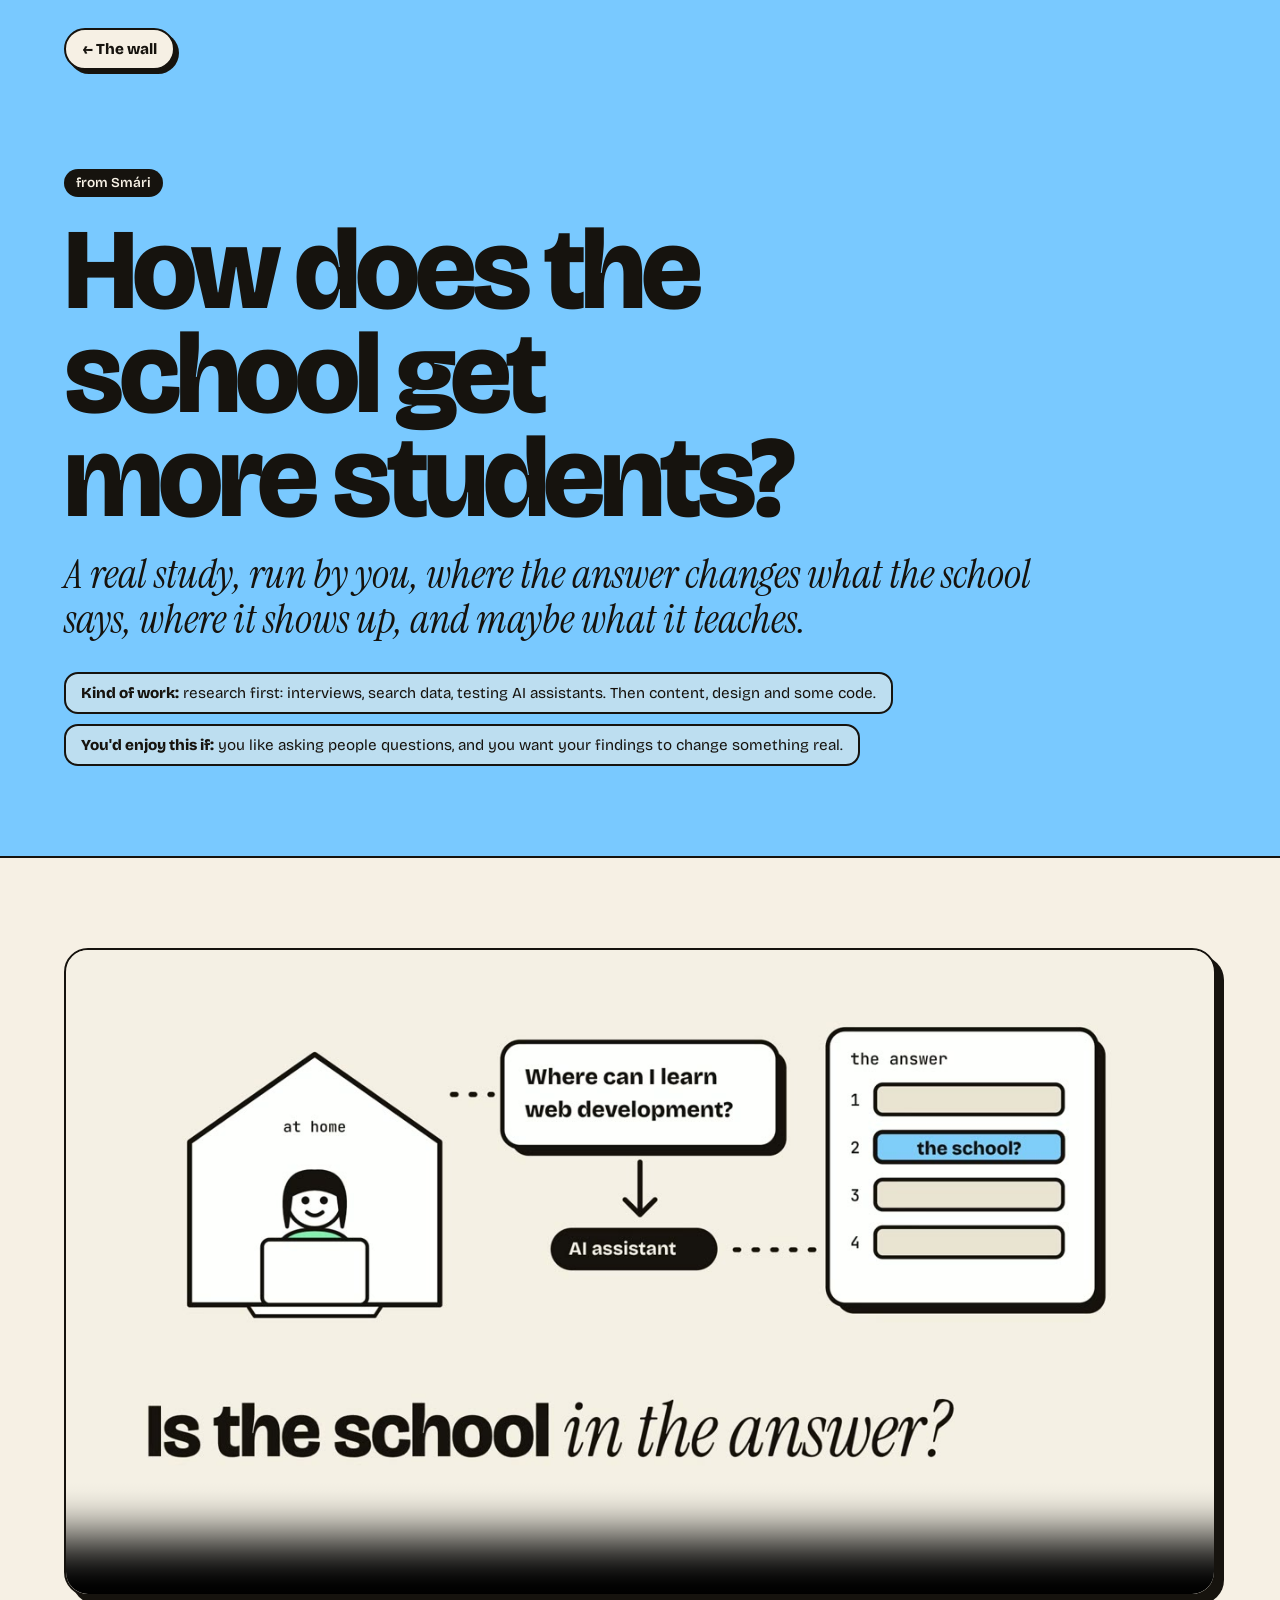
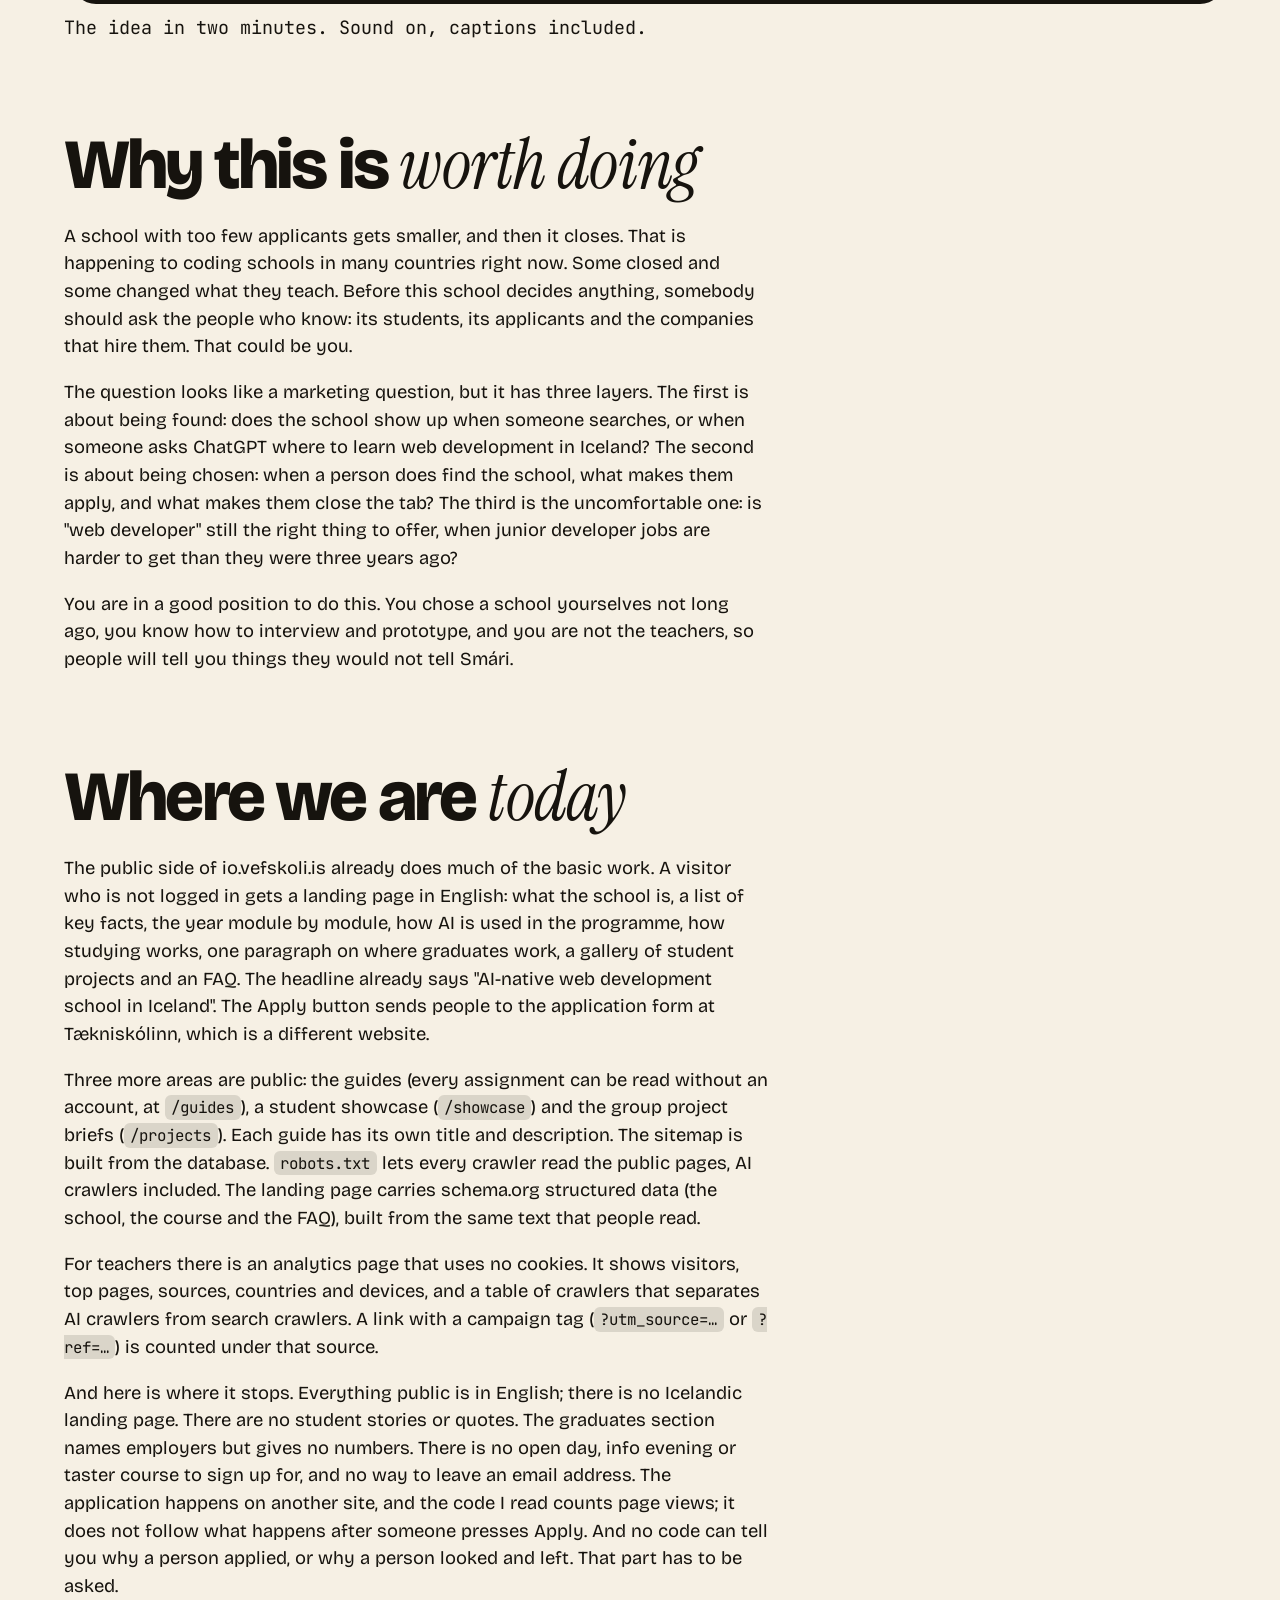
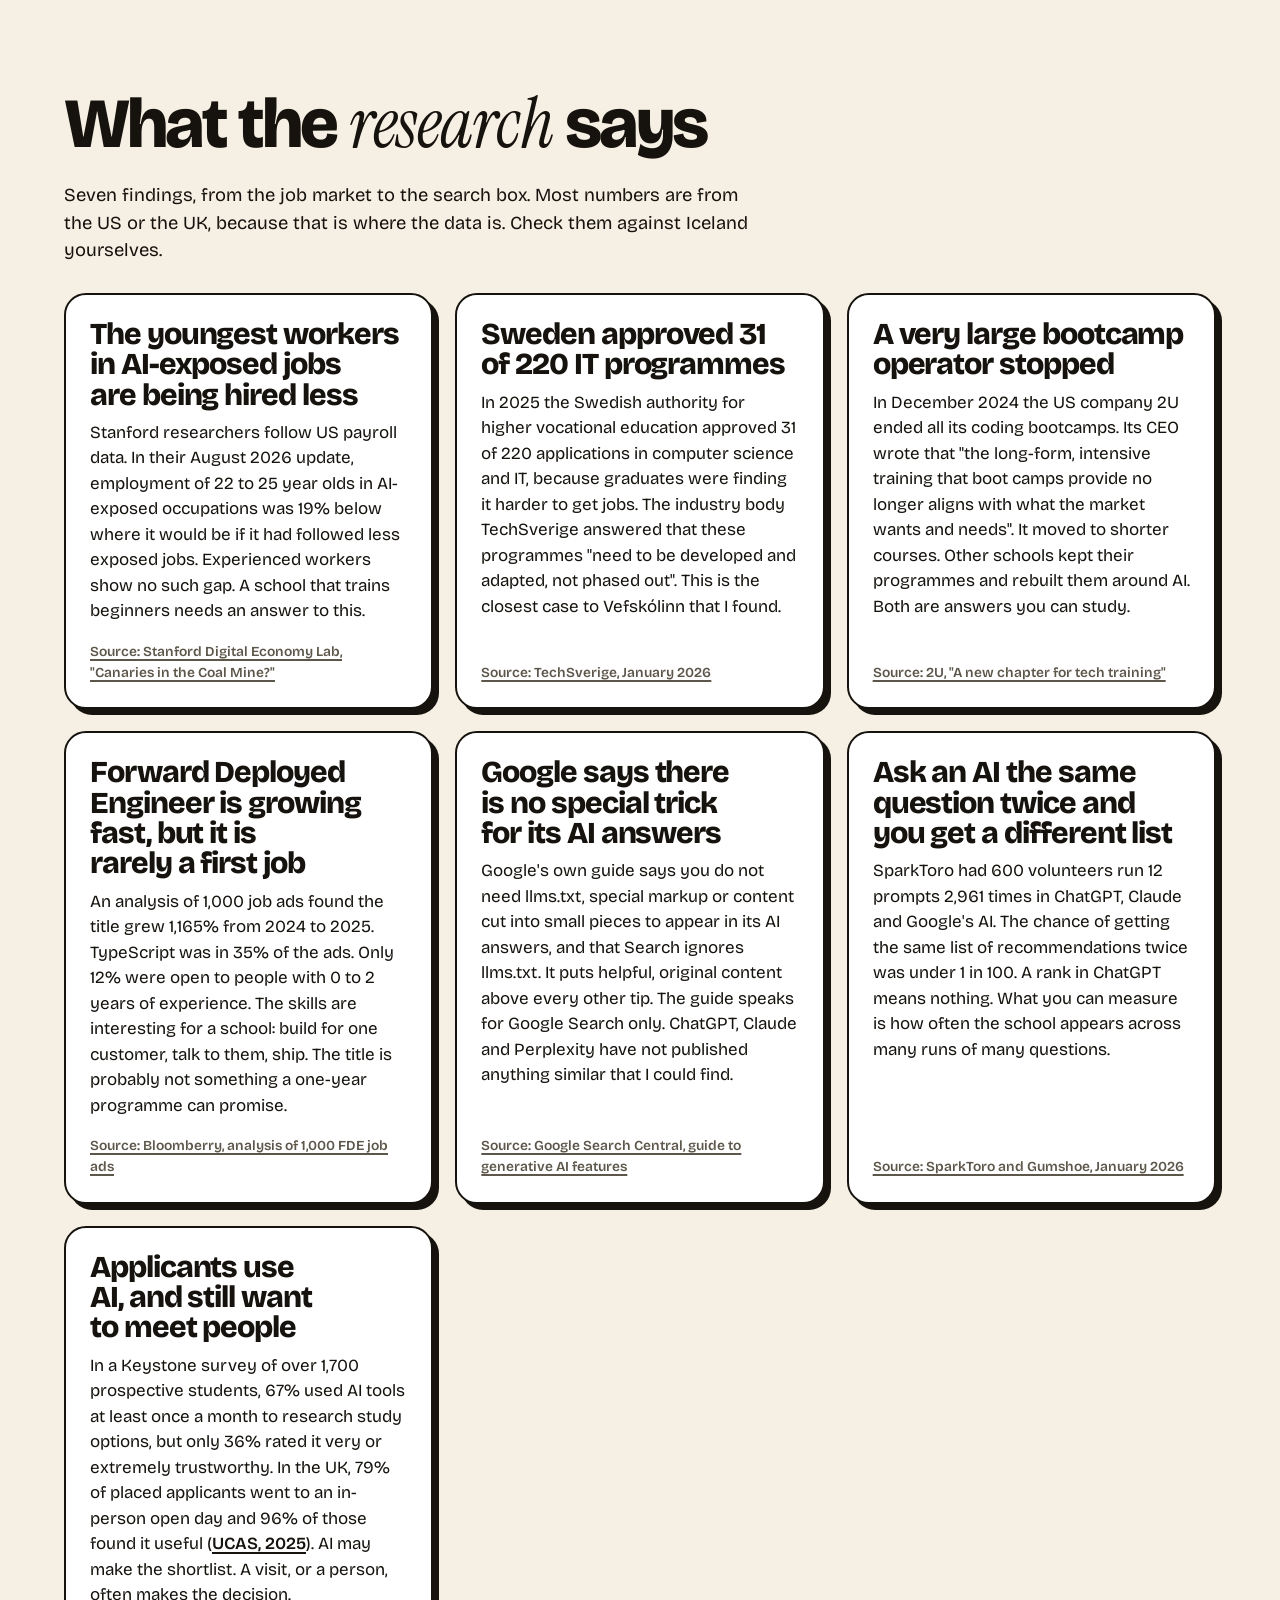
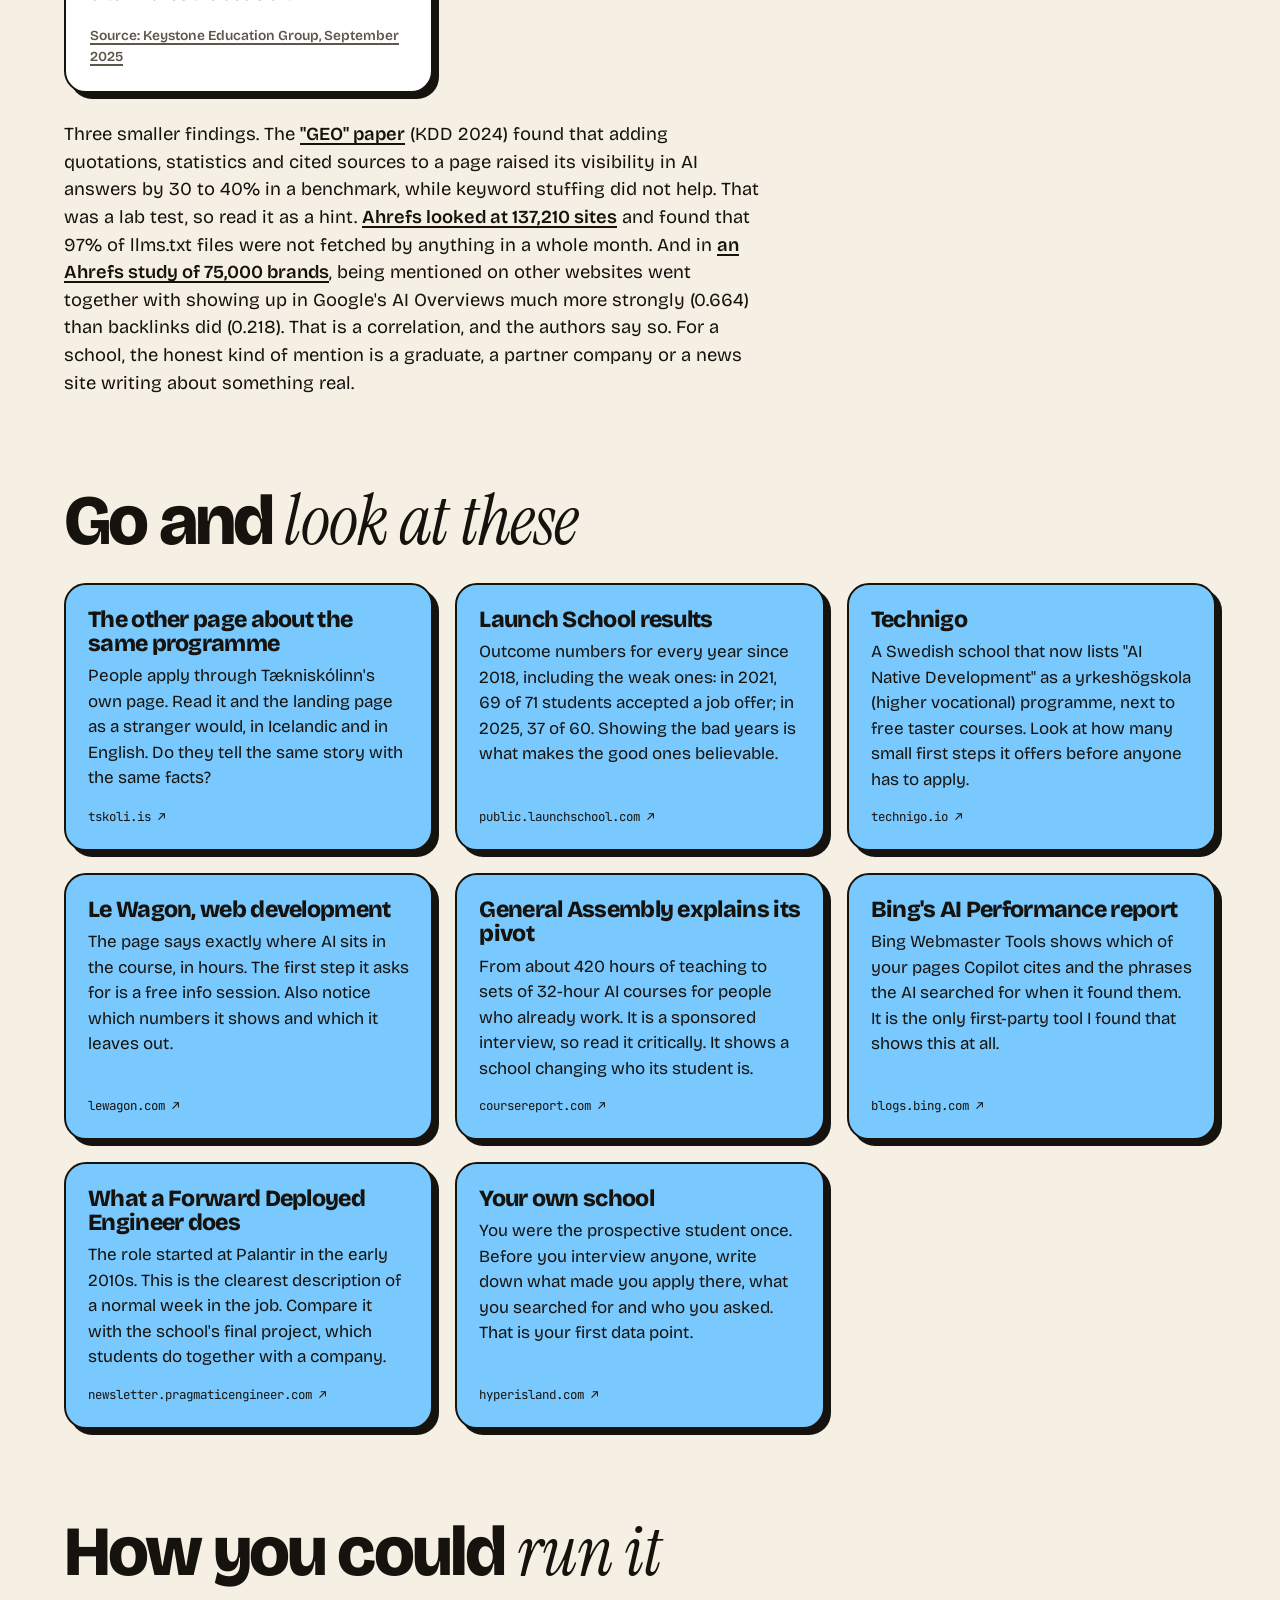
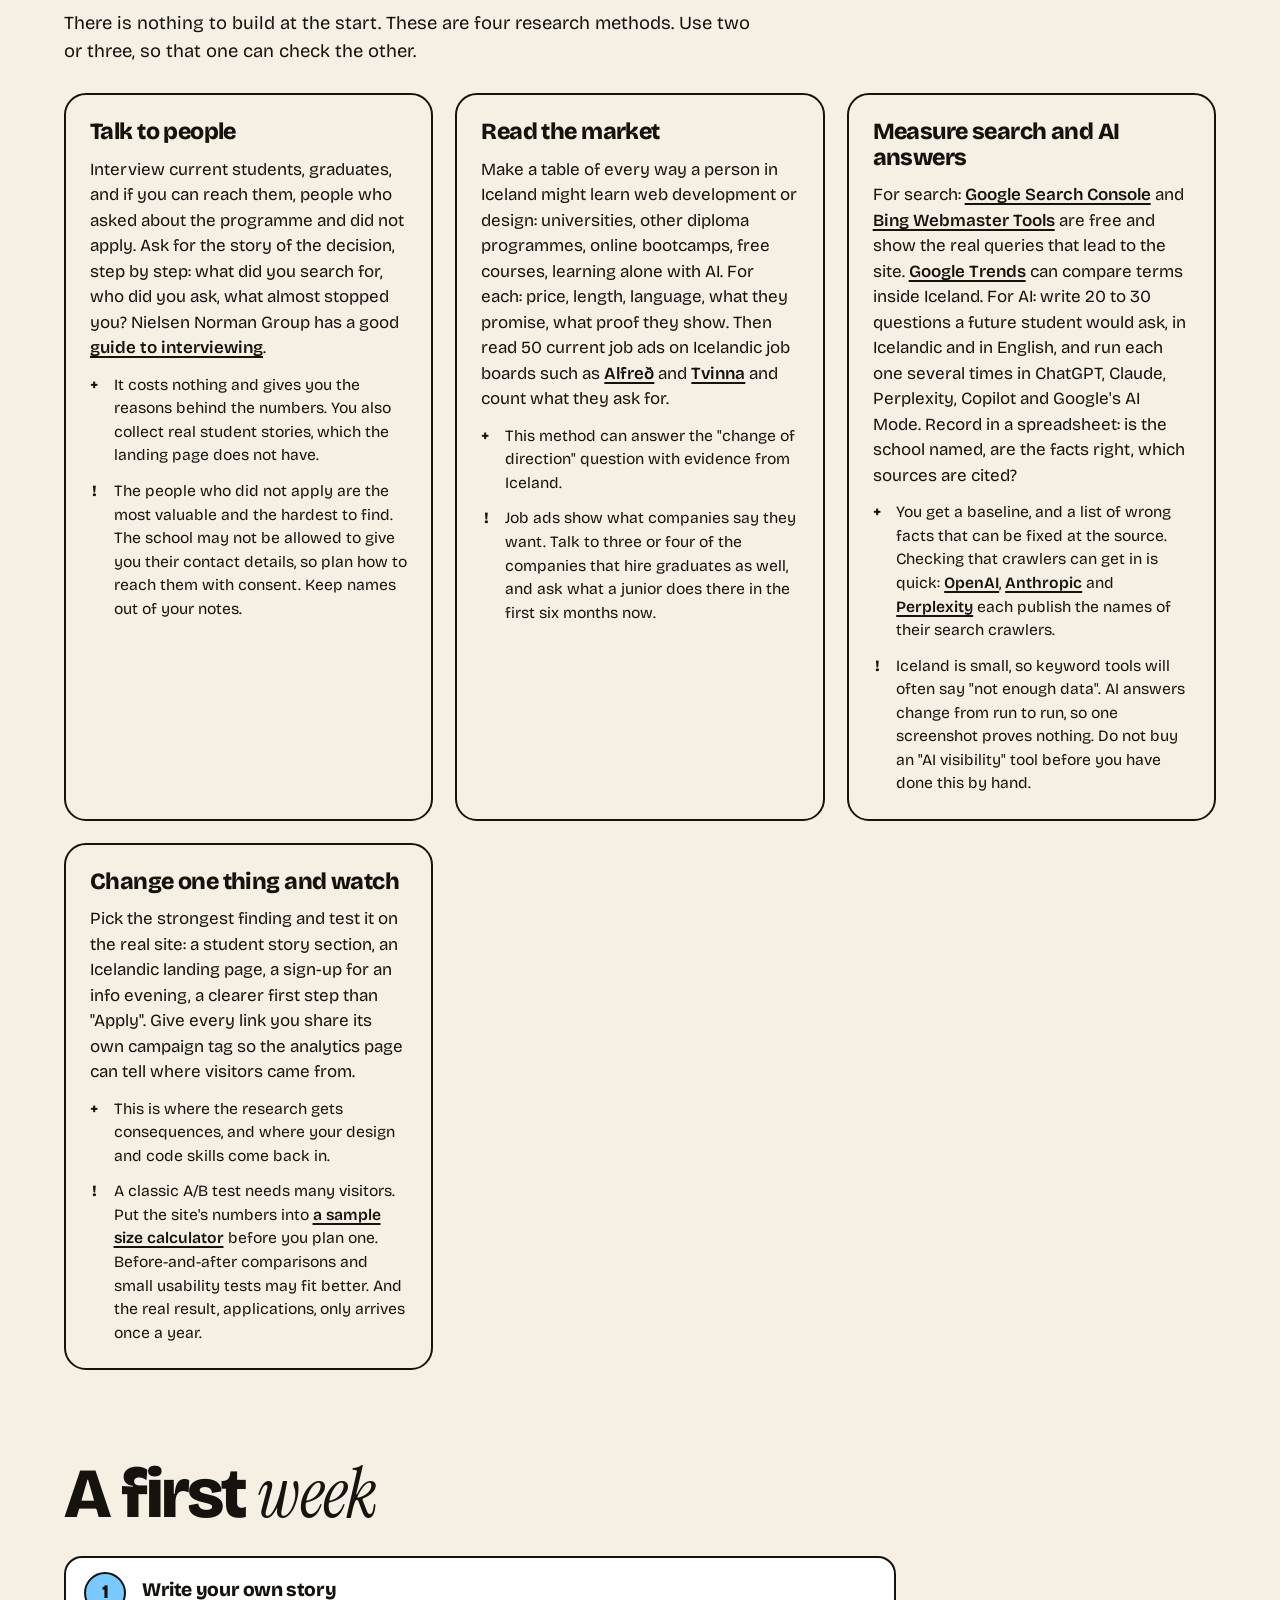
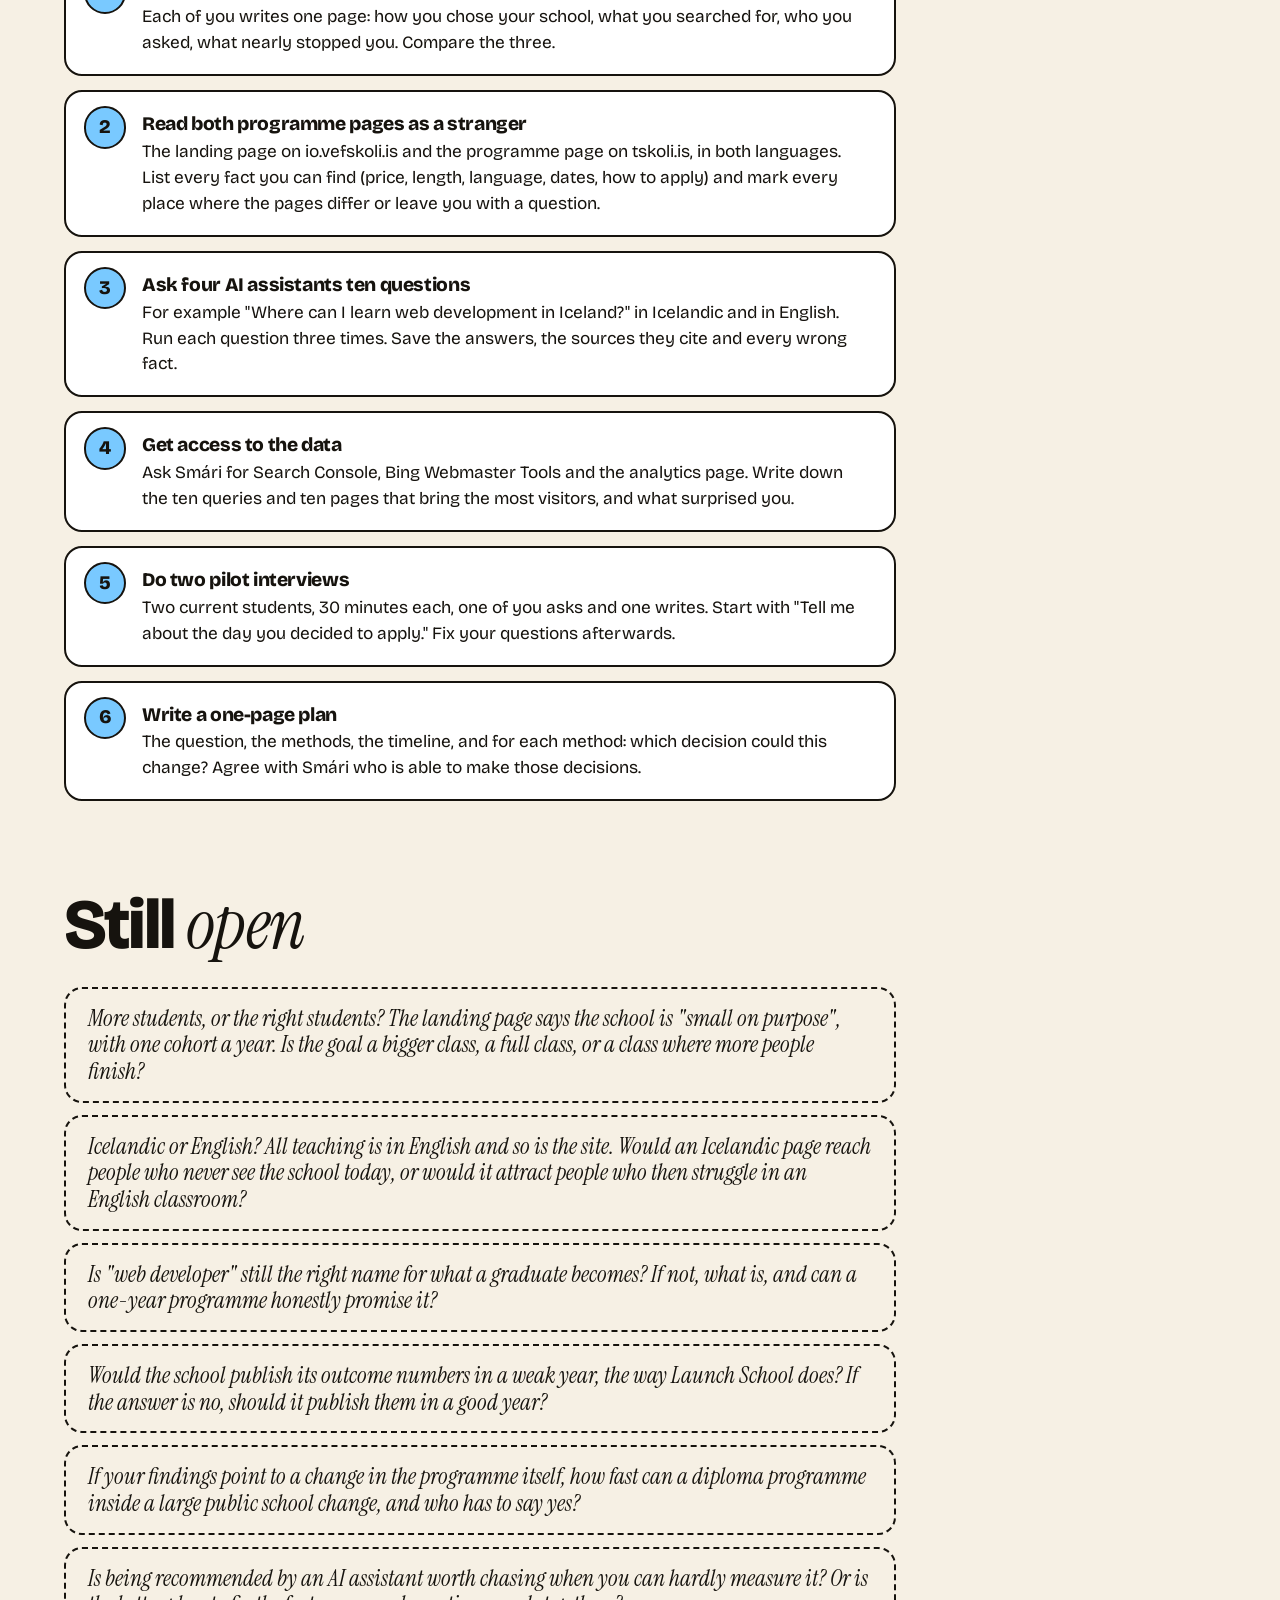
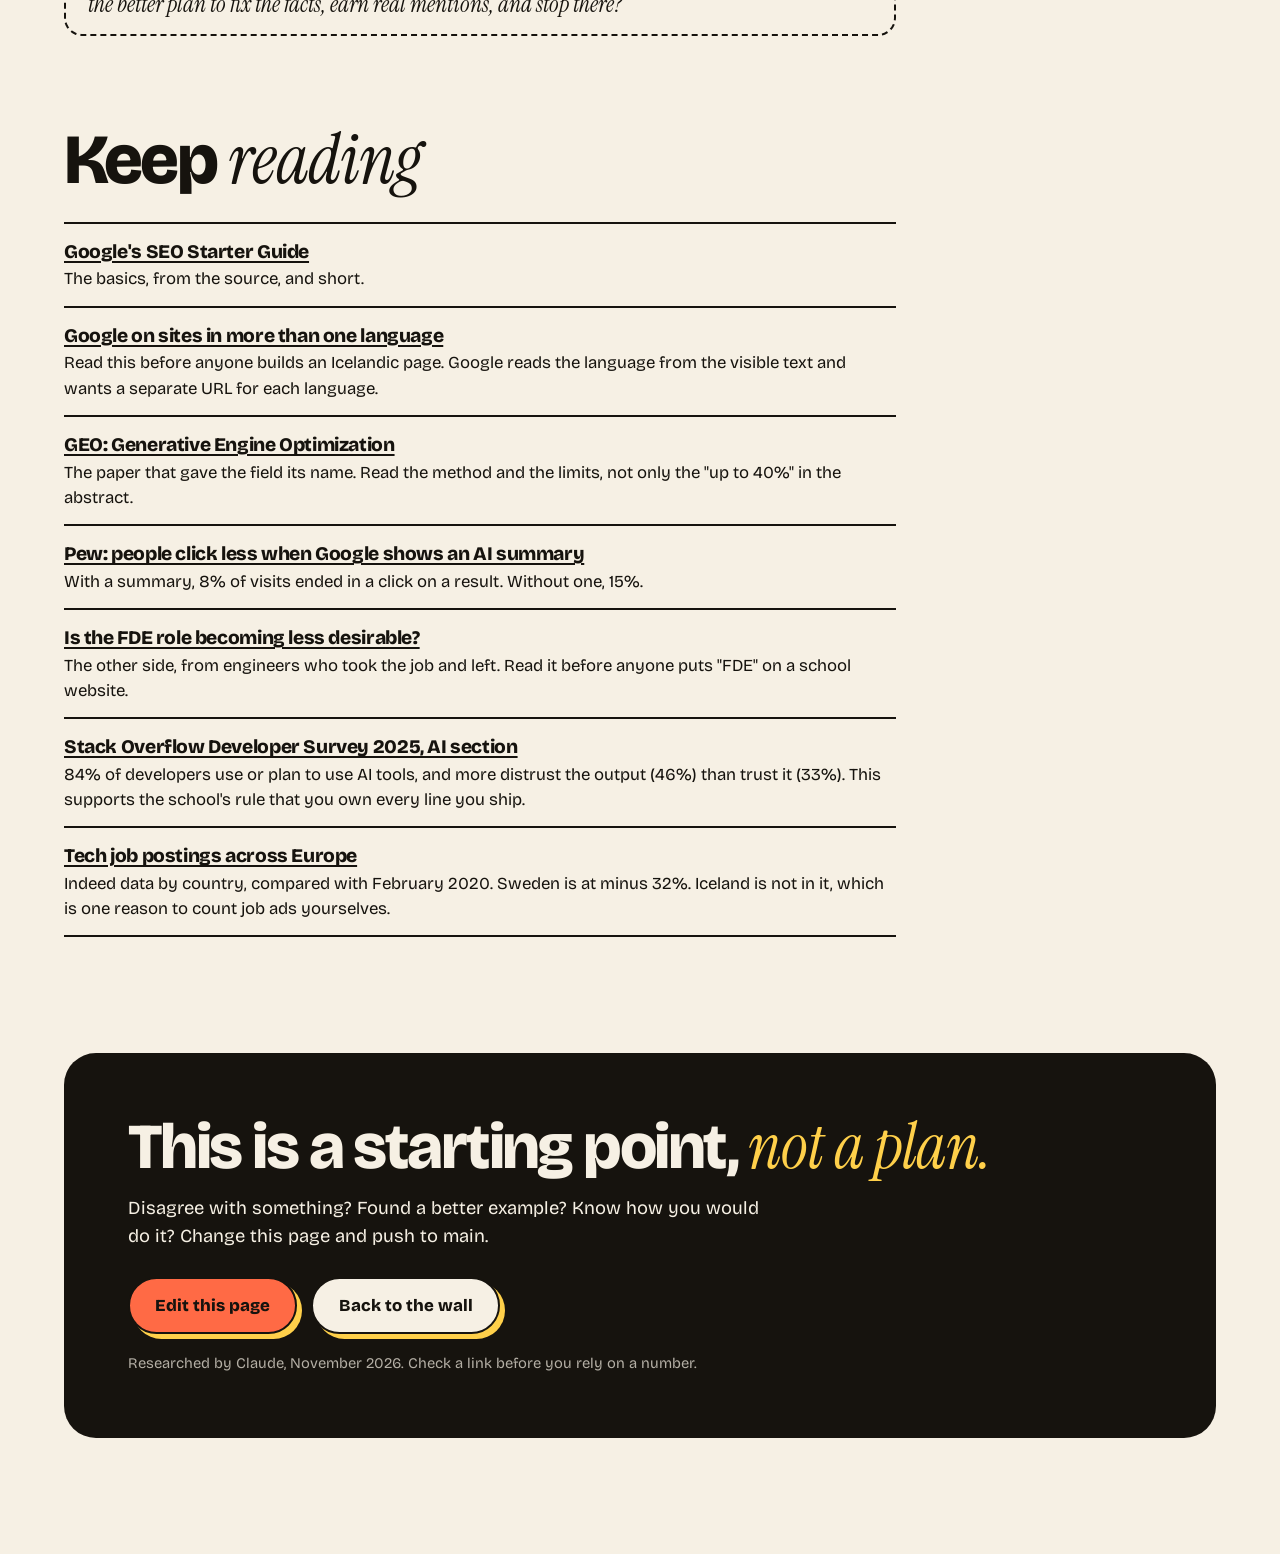
<file: ideas/more-students.html>
<!doctype html>
<html lang="en">
<head>
  <meta charset="utf-8">
  <meta name="viewport" content="width=device-width, initial-scale=1">
  <title>How does the school get more students? · February is wide open</title>
  <link rel="preconnect" href="https://fonts.googleapis.com">
  <link rel="preconnect" href="https://fonts.gstatic.com" crossorigin>
  <link href="https://fonts.googleapis.com/css2?family=Bricolage+Grotesque:opsz,wght@12..96,400;12..96,600;12..96,800&family=Instrument+Serif:ital@1&family=JetBrains+Mono:wght@400;600&display=swap" rel="stylesheet">
  <link rel="stylesheet" href="../style.css">
</head>

<body class="page" style="--c: var(--c4)">

<header class="page-hero">
  <a class="back" href="../index.html#wall">← The wall</a>
  <p class="from">from Smári</p>
  <h1>How does the school get more students?</h1>
  <p class="pitch">A real study, run by you, where the answer changes what the school says, where it shows up, and maybe what it teaches.</p>
  <ul class="glance">
    <li><b>Kind of work:</b> research first: interviews, search data, testing AI assistants. Then content, design and some code.</li>
    <li><b>You'd enjoy this if:</b> you like asking people questions, and you want your findings to change something real.</li>
  </ul>
</header>

<main class="page-main">

  <section class="film">
    <video controls preload="metadata" playsinline poster="../videos/more-students.jpg">
      <source src="../videos/more-students.mp4" type="video/mp4">
      <a href="../videos/more-students.mp4">Watch the video</a>
    </video>
    <p class="film-note">The idea in two minutes. Sound on, captions included.</p>
  </section>

  <section>
    <h2>Why this is <em>worth doing</em></h2>
    <p>A school with too few applicants gets smaller, and then it closes. That is happening to coding schools in many countries right now. Some closed and some changed what they teach. Before this school decides anything, somebody should ask the people who know: its students, its applicants and the companies that hire them. That could be you.</p>
    <p>The question looks like a marketing question, but it has three layers. The first is about being found: does the school show up when someone searches, or when someone asks ChatGPT where to learn web development in Iceland? The second is about being chosen: when a person does find the school, what makes them apply, and what makes them close the tab? The third is the uncomfortable one: is "web developer" still the right thing to offer, when junior developer jobs are harder to get than they were three years ago?</p>
    <p>You are in a good position to do this. You chose a school yourselves not long ago, you know how to interview and prototype, and you are not the teachers, so people will tell you things they would not tell Smári.</p>
  </section>

  <section>
    <h2>Where we are <em>today</em></h2>
    <p>The public side of io.vefskoli.is already does much of the basic work. A visitor who is not logged in gets a landing page in English: what the school is, a list of key facts, the year module by module, how AI is used in the programme, how studying works, one paragraph on where graduates work, a gallery of student projects and an FAQ. The headline already says "AI-native web development school in Iceland". The Apply button sends people to the application form at Tækniskólinn, which is a different website.</p>
    <p>Three more areas are public: the guides (every assignment can be read without an account, at <code>/guides</code>), a student showcase (<code>/showcase</code>) and the group project briefs (<code>/projects</code>). Each guide has its own title and description. The sitemap is built from the database. <code>robots.txt</code> lets every crawler read the public pages, AI crawlers included. The landing page carries schema.org structured data (the school, the course and the FAQ), built from the same text that people read.</p>
    <p>For teachers there is an analytics page that uses no cookies. It shows visitors, top pages, sources, countries and devices, and a table of crawlers that separates AI crawlers from search crawlers. A link with a campaign tag (<code>?utm_source=…</code> or <code>?ref=…</code>) is counted under that source.</p>
    <p>And here is where it stops. Everything public is in English; there is no Icelandic landing page. There are no student stories or quotes. The graduates section names employers but gives no numbers. There is no open day, info evening or taster course to sign up for, and no way to leave an email address. The application happens on another site, and the code I read counts page views; it does not follow what happens after someone presses Apply. And no code can tell you why a person applied, or why a person looked and left. That part has to be asked.</p>
  </section>

  <section>
    <h2>What the <em>research</em> says</h2>
    <p>Seven findings, from the job market to the search box. Most numbers are from the US or the UK, because that is where the data is. Check them against Iceland yourselves.</p>
    <div class="facts">
      <article class="fact">
        <strong>The youngest workers in AI-exposed jobs are being hired less</strong>
        <p>Stanford researchers follow US payroll data. In their August 2026 update, employment of 22 to 25 year olds in AI-exposed occupations was 19% below where it would be if it had followed less exposed jobs. Experienced workers show no such gap. A school that trains beginners needs an answer to this.</p>
        <a class="source" href="https://digitaleconomy.stanford.edu/publications/canaries-in-the-coal-mine/">Source: Stanford Digital Economy Lab, "Canaries in the Coal Mine?"</a>
      </article>
      <article class="fact">
        <strong>Sweden approved 31 of 220 IT programmes</strong>
        <p>In 2025 the Swedish authority for higher vocational education approved 31 of 220 applications in computer science and IT, because graduates were finding it harder to get jobs. The industry body TechSverige answered that these programmes "need to be developed and adapted, not phased out". This is the closest case to Vefskólinn that I found.</p>
        <a class="source" href="https://techsverige.se/en/2026/01/it-utbildningar-i-yrkeshogskolan-dra-i-bromsen-men-inte-i-fel-riktning/">Source: TechSverige, January 2026</a>
      </article>
      <article class="fact">
        <strong>A very large bootcamp operator stopped</strong>
        <p>In December 2024 the US company 2U ended all its coding bootcamps. Its CEO wrote that "the long-form, intensive training that boot camps provide no longer aligns with what the market wants and needs". It moved to shorter courses. Other schools kept their programmes and rebuilt them around AI. Both are answers you can study.</p>
        <a class="source" href="https://2u.com/newsroom/new-chapter-tech-training-2u/">Source: 2U, "A new chapter for tech training"</a>
      </article>
      <article class="fact">
        <strong>Forward Deployed Engineer is growing fast, but it is rarely a first job</strong>
        <p>An analysis of 1,000 job ads found the title grew 1,165% from 2024 to 2025. TypeScript was in 35% of the ads. Only 12% were open to people with 0 to 2 years of experience. The skills are interesting for a school: build for one customer, talk to them, ship. The title is probably not something a one-year programme can promise.</p>
        <a class="source" href="https://bloomberry.com/blog/i-analyzed-1000-forward-deployed-engineer-jobs-what-i-learned/">Source: Bloomberry, analysis of 1,000 FDE job ads</a>
      </article>
      <article class="fact">
        <strong>Google says there is no special trick for its AI answers</strong>
        <p>Google's own guide says you do not need llms.txt, special markup or content cut into small pieces to appear in its AI answers, and that Search ignores llms.txt. It puts helpful, original content above every other tip. The guide speaks for Google Search only. ChatGPT, Claude and Perplexity have not published anything similar that I could find.</p>
        <a class="source" href="https://developers.google.com/search/docs/fundamentals/ai-optimization-guide">Source: Google Search Central, guide to generative AI features</a>
      </article>
      <article class="fact">
        <strong>Ask an AI the same question twice and you get a different list</strong>
        <p>SparkToro had 600 volunteers run 12 prompts 2,961 times in ChatGPT, Claude and Google's AI. The chance of getting the same list of recommendations twice was under 1 in 100. A rank in ChatGPT means nothing. What you can measure is how often the school appears across many runs of many questions.</p>
        <a class="source" href="https://sparktoro.com/blog/new-research-ais-are-highly-inconsistent-when-recommending-brands-or-products-marketers-should-take-care-when-tracking-ai-visibility/">Source: SparkToro and Gumshoe, January 2026</a>
      </article>
      <article class="fact">
        <strong>Applicants use AI, and still want to meet people</strong>
        <p>In a Keystone survey of over 1,700 prospective students, 67% used AI tools at least once a month to research study options, but only 36% rated it very or extremely trustworthy. In the UK, 79% of placed applicants went to an in-person open day and 96% of those found it useful (<a href="https://www.ucas.com/providers/ucas-research-and-insights/end-of-cycle-survey-2025-results-and-recommendations">UCAS, 2025</a>). AI may make the shortlist. A visit, or a person, often makes the decision.</p>
        <a class="source" href="https://www.keg.com/press/prospective-students-use-ai-to-research-options-but-trust-is-low">Source: Keystone Education Group, September 2025</a>
      </article>
    </div>
    <p>Three smaller findings. The <a href="https://arxiv.org/abs/2311.09735">"GEO" paper</a> (KDD 2024) found that adding quotations, statistics and cited sources to a page raised its visibility in AI answers by 30 to 40% in a benchmark, while keyword stuffing did not help. That was a lab test, so read it as a hint. <a href="https://ahrefs.com/blog/llmstxt-study/">Ahrefs looked at 137,210 sites</a> and found that 97% of llms.txt files were not fetched by anything in a whole month. And in <a href="https://ahrefs.com/blog/ai-overview-brand-correlation/">an Ahrefs study of 75,000 brands</a>, being mentioned on other websites went together with showing up in Google's AI Overviews much more strongly (0.664) than backlinks did (0.218). That is a correlation, and the authors say so. For a school, the honest kind of mention is a graduate, a partner company or a news site writing about something real.</p>
  </section>

  <section>
    <h2>Go and <em>look at these</em></h2>
    <div class="inspo">
      <a class="inspo-card" href="https://tskoli.is/namsbraut/vefthroun/">
        <strong>The other page about the same programme</strong>
        <span>People apply through Tækniskólinn's own page. Read it and the landing page as a stranger would, in Icelandic and in English. Do they tell the same story with the same facts?</span>
        <small>tskoli.is</small>
      </a>
      <a class="inspo-card" href="https://public.launchschool.com/salaries">
        <strong>Launch School results</strong>
        <span>Outcome numbers for every year since 2018, including the weak ones: in 2021, 69 of 71 students accepted a job offer; in 2025, 37 of 60. Showing the bad years is what makes the good ones believable.</span>
        <small>public.launchschool.com</small>
      </a>
      <a class="inspo-card" href="https://www.technigo.io/">
        <strong>Technigo</strong>
        <span>A Swedish school that now lists "AI Native Development" as a yrkeshögskola (higher vocational) programme, next to free taster courses. Look at how many small first steps it offers before anyone has to apply.</span>
        <small>technigo.io</small>
      </a>
      <a class="inspo-card" href="https://www.lewagon.com/web-development-course">
        <strong>Le Wagon, web development</strong>
        <span>The page says exactly where AI sits in the course, in hours. The first step it asks for is a free info session. Also notice which numbers it shows and which it leaves out.</span>
        <small>lewagon.com</small>
      </a>
      <a class="inspo-card" href="https://www.coursereport.com/blog/why-general-assembly-is-rethinking-bootcamps-for-2026">
        <strong>General Assembly explains its pivot</strong>
        <span>From about 420 hours of teaching to sets of 32-hour AI courses for people who already work. It is a sponsored interview, so read it critically. It shows a school changing who its student is.</span>
        <small>coursereport.com</small>
      </a>
      <a class="inspo-card" href="https://blogs.bing.com/webmaster/February-2026/Introducing-AI-Performance-in-Bing-Webmaster-Tools-Public-Preview">
        <strong>Bing's AI Performance report</strong>
        <span>Bing Webmaster Tools shows which of your pages Copilot cites and the phrases the AI searched for when it found them. It is the only first-party tool I found that shows this at all.</span>
        <small>blogs.bing.com</small>
      </a>
      <a class="inspo-card" href="https://newsletter.pragmaticengineer.com/p/forward-deployed-engineers">
        <strong>What a Forward Deployed Engineer does</strong>
        <span>The role started at Palantir in the early 2010s. This is the clearest description of a normal week in the job. Compare it with the school's final project, which students do together with a company.</span>
        <small>newsletter.pragmaticengineer.com</small>
      </a>
      <a class="inspo-card" href="https://www.hyperisland.com/">
        <strong>Your own school</strong>
        <span>You were the prospective student once. Before you interview anyone, write down what made you apply there, what you searched for and who you asked. That is your first data point.</span>
        <small>hyperisland.com</small>
      </a>
    </div>
  </section>

  <section>
    <h2>How you could <em>run it</em></h2>
    <p>There is nothing to build at the start. These are four research methods. Use two or three, so that one can check the other.</p>
    <div class="options">
      <article class="option">
        <h3>Talk to people</h3>
        <p>Interview current students, graduates, and if you can reach them, people who asked about the programme and did not apply. Ask for the story of the decision, step by step: what did you search for, who did you ask, what almost stopped you? Nielsen Norman Group has a good <a href="https://www.nngroup.com/articles/interviewing-users/">guide to interviewing</a>.</p>
        <p class="good">It costs nothing and gives you the reasons behind the numbers. You also collect real student stories, which the landing page does not have.</p>
        <p class="watch">The people who did not apply are the most valuable and the hardest to find. The school may not be allowed to give you their contact details, so plan how to reach them with consent. Keep names out of your notes.</p>
      </article>
      <article class="option">
        <h3>Read the market</h3>
        <p>Make a table of every way a person in Iceland might learn web development or design: universities, other diploma programmes, online bootcamps, free courses, learning alone with AI. For each: price, length, language, what they promise, what proof they show. Then read 50 current job ads on Icelandic job boards such as <a href="https://alfred.is/">Alfreð</a> and <a href="https://www.tvinna.is/">Tvinna</a> and count what they ask for.</p>
        <p class="good">This method can answer the "change of direction" question with evidence from Iceland.</p>
        <p class="watch">Job ads show what companies say they want. Talk to three or four of the companies that hire graduates as well, and ask what a junior does there in the first six months now.</p>
      </article>
      <article class="option">
        <h3>Measure search and AI answers</h3>
        <p>For search: <a href="https://search.google.com/search-console/about">Google Search Console</a> and <a href="https://www.bing.com/webmasters/about">Bing Webmaster Tools</a> are free and show the real queries that lead to the site. <a href="https://trends.google.com/trends/">Google Trends</a> can compare terms inside Iceland. For AI: write 20 to 30 questions a future student would ask, in Icelandic and in English, and run each one several times in ChatGPT, Claude, Perplexity, Copilot and Google's AI Mode. Record in a spreadsheet: is the school named, are the facts right, which sources are cited?</p>
        <p class="good">You get a baseline, and a list of wrong facts that can be fixed at the source. Checking that crawlers can get in is quick: <a href="https://developers.openai.com/api/docs/bots">OpenAI</a>, <a href="https://support.claude.com/en/articles/8896518-does-anthropic-crawl-data-from-the-web-and-how-can-site-owners-block-the-crawler">Anthropic</a> and <a href="https://docs.perplexity.ai/guides/bots">Perplexity</a> each publish the names of their search crawlers.</p>
        <p class="watch">Iceland is small, so keyword tools will often say "not enough data". AI answers change from run to run, so one screenshot proves nothing. Do not buy an "AI visibility" tool before you have done this by hand.</p>
      </article>
      <article class="option">
        <h3>Change one thing and watch</h3>
        <p>Pick the strongest finding and test it on the real site: a student story section, an Icelandic landing page, a sign-up for an info evening, a clearer first step than "Apply". Give every link you share its own campaign tag so the analytics page can tell where visitors came from.</p>
        <p class="good">This is where the research gets consequences, and where your design and code skills come back in.</p>
        <p class="watch">A classic A/B test needs many visitors. Put the site's numbers into <a href="https://www.evanmiller.org/ab-testing/sample-size.html">a sample size calculator</a> before you plan one. Before-and-after comparisons and small usability tests may fit better. And the real result, applications, only arrives once a year.</p>
      </article>
    </div>
  </section>

  <section>
    <h2>A first <em>week</em></h2>
    <ol class="plan">
      <li><strong>Write your own story</strong> Each of you writes one page: how you chose your school, what you searched for, who you asked, what nearly stopped you. Compare the three.</li>
      <li><strong>Read both programme pages as a stranger</strong> The landing page on io.vefskoli.is and the programme page on tskoli.is, in both languages. List every fact you can find (price, length, language, dates, how to apply) and mark every place where the pages differ or leave you with a question.</li>
      <li><strong>Ask four AI assistants ten questions</strong> For example "Where can I learn web development in Iceland?" in Icelandic and in English. Run each question three times. Save the answers, the sources they cite and every wrong fact.</li>
      <li><strong>Get access to the data</strong> Ask Smári for Search Console, Bing Webmaster Tools and the analytics page. Write down the ten queries and ten pages that bring the most visitors, and what surprised you.</li>
      <li><strong>Do two pilot interviews</strong> Two current students, 30 minutes each, one of you asks and one writes. Start with "Tell me about the day you decided to apply." Fix your questions afterwards.</li>
      <li><strong>Write a one-page plan</strong> The question, the methods, the timeline, and for each method: which decision could this change? Agree with Smári who is able to make those decisions.</li>
    </ol>
  </section>

  <section>
    <h2>Still <em>open</em></h2>
    <ul class="questions">
      <li>More students, or the right students? The landing page says the school is "small on purpose", with one cohort a year. Is the goal a bigger class, a full class, or a class where more people finish?</li>
      <li>Icelandic or English? All teaching is in English and so is the site. Would an Icelandic page reach people who never see the school today, or would it attract people who then struggle in an English classroom?</li>
      <li>Is "web developer" still the right name for what a graduate becomes? If not, what is, and can a one-year programme honestly promise it?</li>
      <li>Would the school publish its outcome numbers in a weak year, the way Launch School does? If the answer is no, should it publish them in a good year?</li>
      <li>If your findings point to a change in the programme itself, how fast can a diploma programme inside a large public school change, and who has to say yes?</li>
      <li>Is being recommended by an AI assistant worth chasing when you can hardly measure it? Or is the better plan to fix the facts, earn real mentions, and stop there?</li>
    </ul>
  </section>

  <section>
    <h2>Keep <em>reading</em></h2>
    <ul class="links">
      <li><a href="https://developers.google.com/search/docs/fundamentals/seo-starter-guide">Google's SEO Starter Guide</a> The basics, from the source, and short.</li>
      <li><a href="https://developers.google.com/search/docs/specialty/international/managing-multi-regional-sites">Google on sites in more than one language</a> Read this before anyone builds an Icelandic page. Google reads the language from the visible text and wants a separate URL for each language.</li>
      <li><a href="https://arxiv.org/abs/2311.09735">GEO: Generative Engine Optimization</a> The paper that gave the field its name. Read the method and the limits, not only the "up to 40%" in the abstract.</li>
      <li><a href="https://www.pewresearch.org/short-reads/2025/07/22/google-users-are-less-likely-to-click-on-links-when-an-ai-summary-appears-in-the-results/">Pew: people click less when Google shows an AI summary</a> With a summary, 8% of visits ended in a click on a result. Without one, 15%.</li>
      <li><a href="https://newsletter.pragmaticengineer.com/p/is-the-fde-role-becoming-less-desirable">Is the FDE role becoming less desirable?</a> The other side, from engineers who took the job and left. Read it before anyone puts "FDE" on a school website.</li>
      <li><a href="https://survey.stackoverflow.co/2025/ai">Stack Overflow Developer Survey 2025, AI section</a> 84% of developers use or plan to use AI tools, and more distrust the output (46%) than trust it (33%). This supports the school's rule that you own every line you ship.</li>
      <li><a href="https://www.euronews.com/2025/11/15/tech-job-postings-fall-across-europe-but-rise-in-emerging-markets-where-are-the-biggest-de">Tech job postings across Europe</a> Indeed data by country, compared with February 2020. Sweden is at minus 32%. Iceland is not in it, which is one reason to count job ads yourselves.</li>
          </ul>
  </section>

</main>

<section class="page-cta">
  <h2>This is a starting point, <em>not a plan.</em></h2>
  <p>Disagree with something? Found a better example? Know how you would do it? Change this page and push to main.</p>
  <div class="hero-actions">
    <a class="btn btn-solid" href="https://github.com/ellertsmari/Internship-ideas/edit/main/ideas/more-students.html">Edit this page</a>
    <a class="btn" href="../index.html#wall">Back to the wall</a>
  </div>
  <p class="note">Researched by Claude, November 2026. Check a link before you rely on a number.</p>
</section>

</body>
</html>
</file>
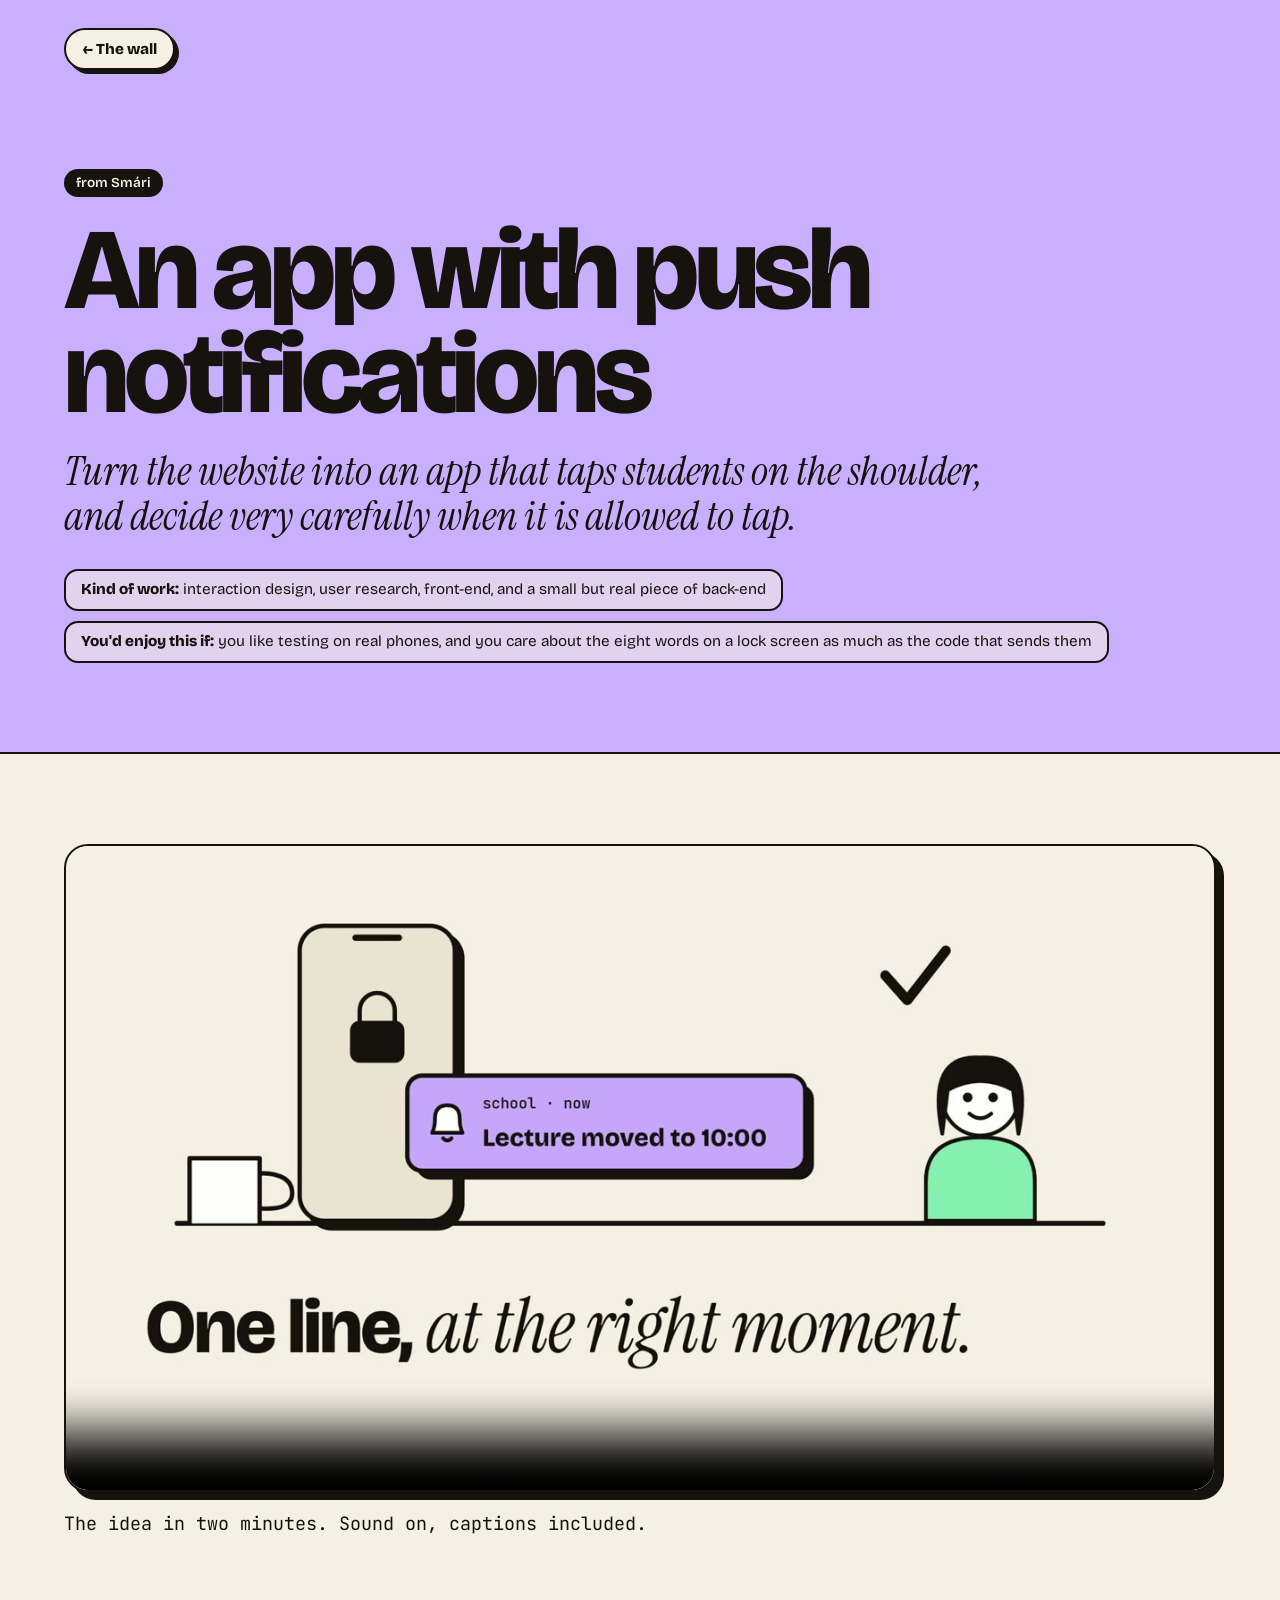
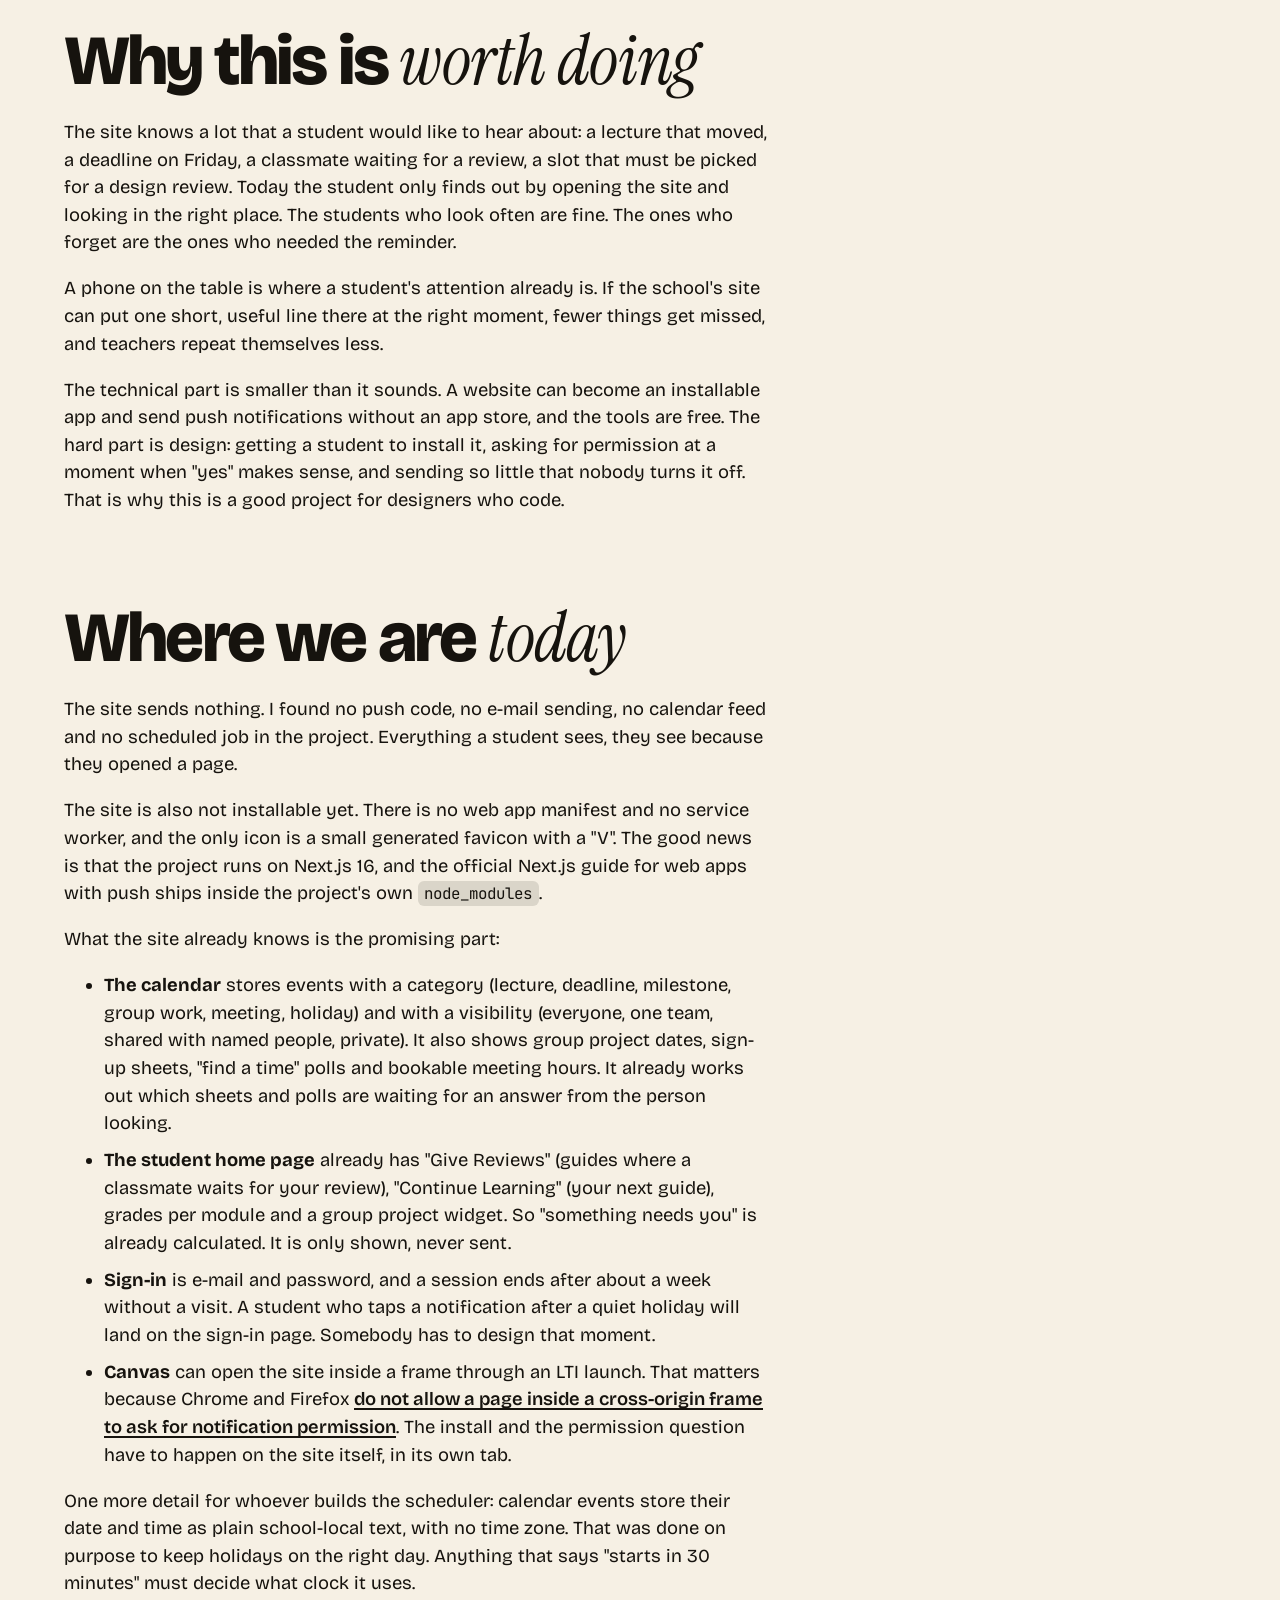
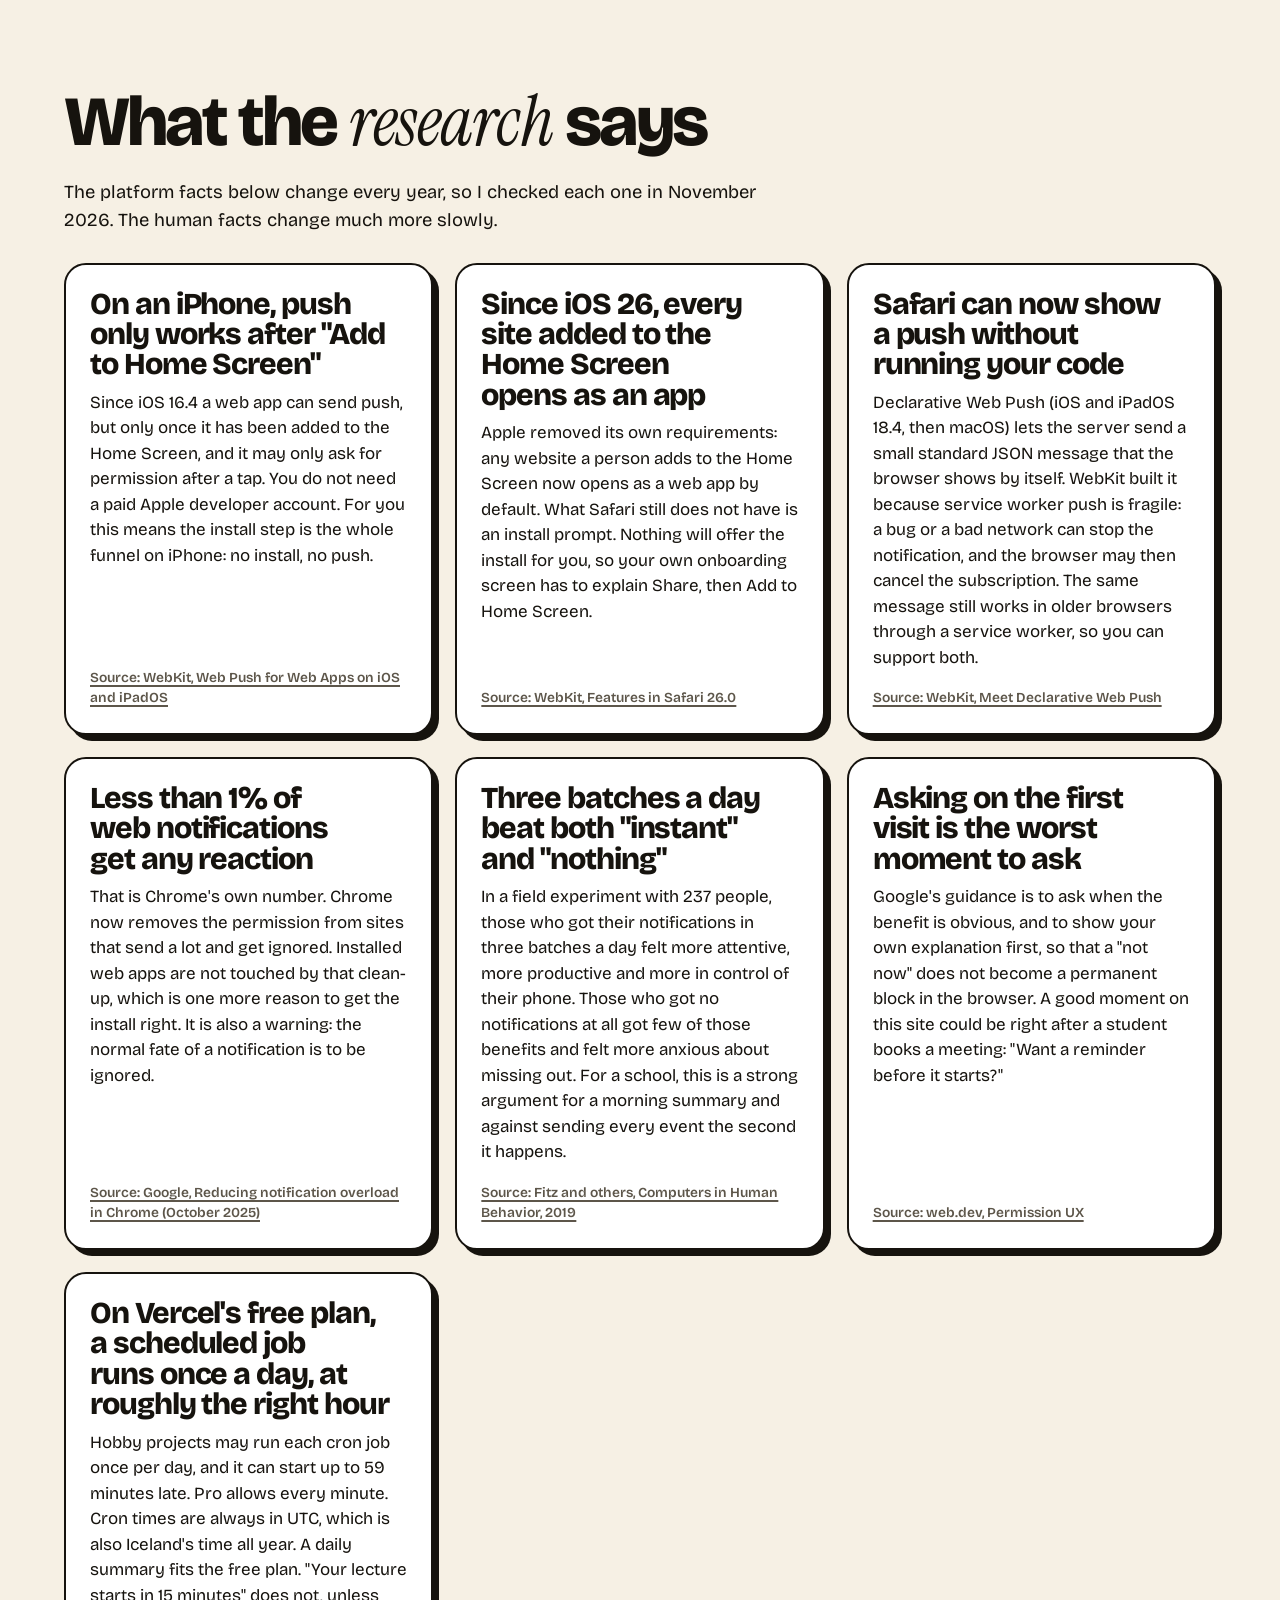
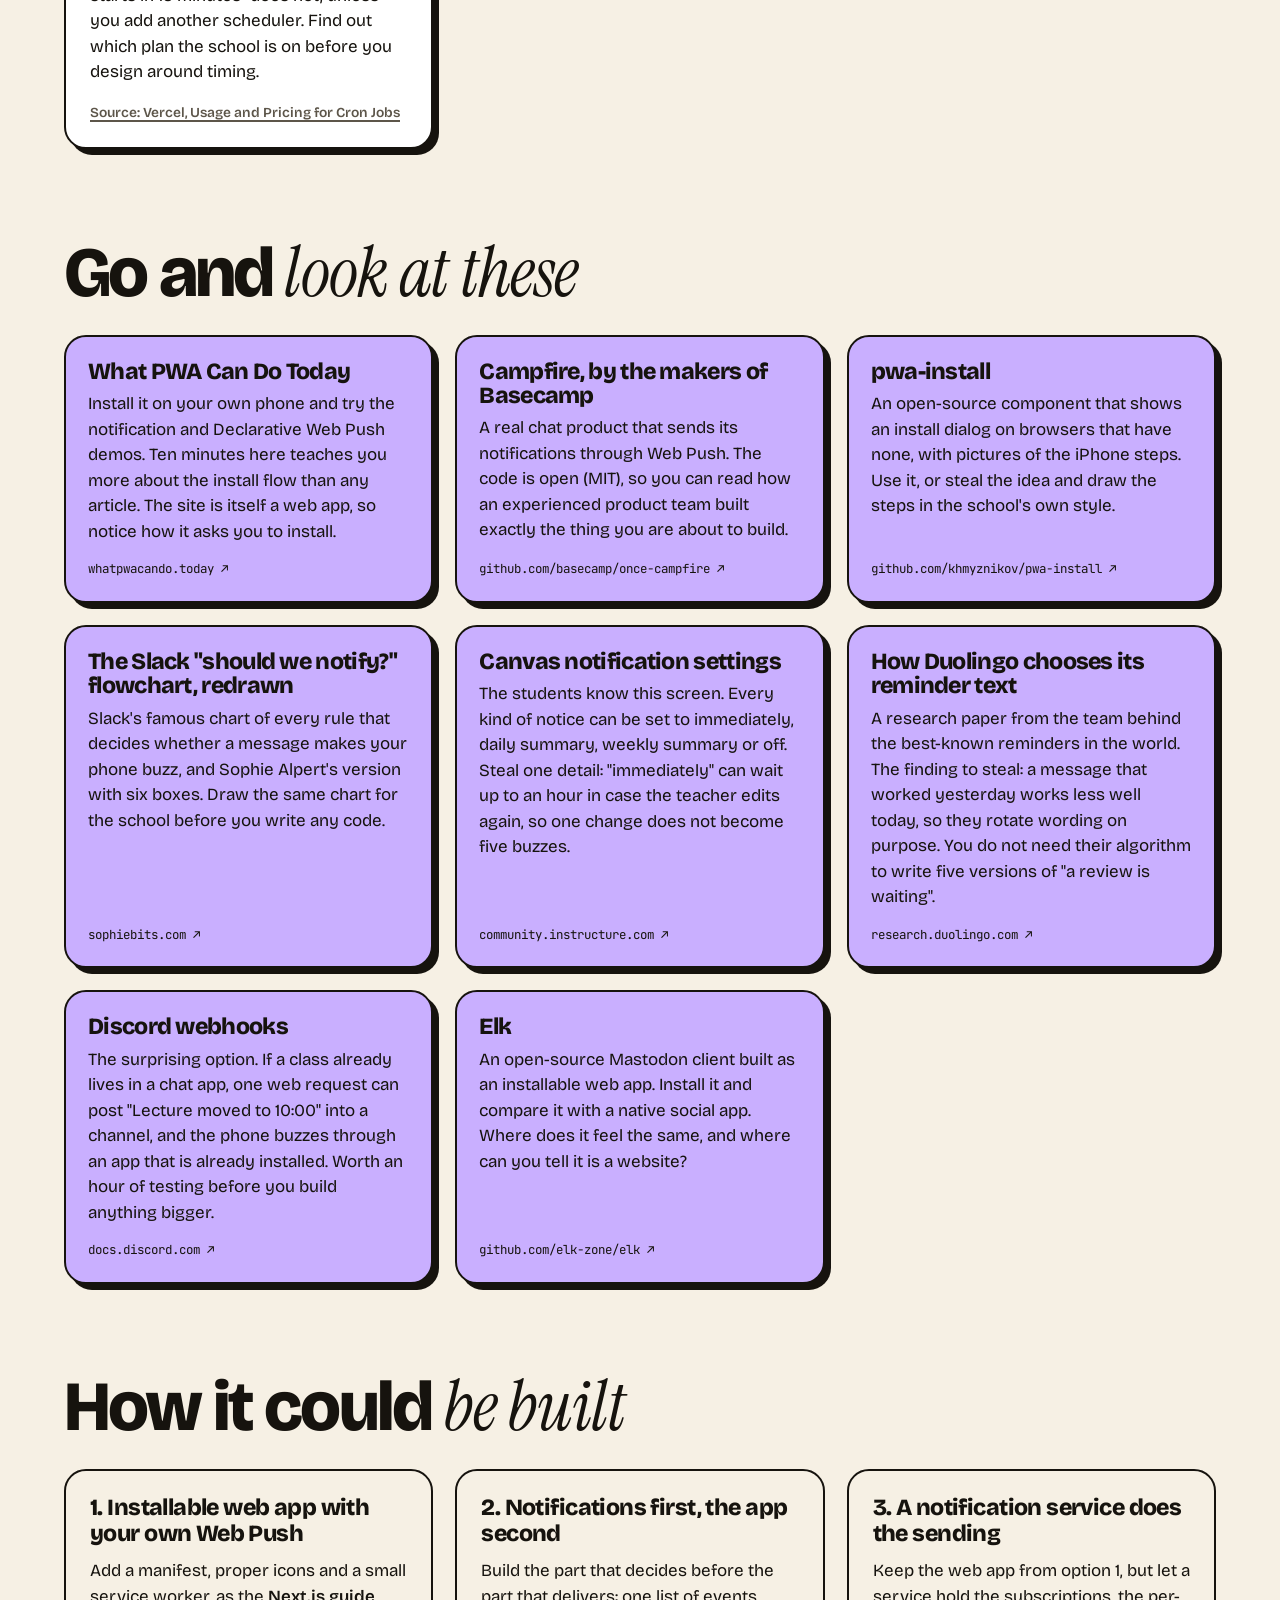
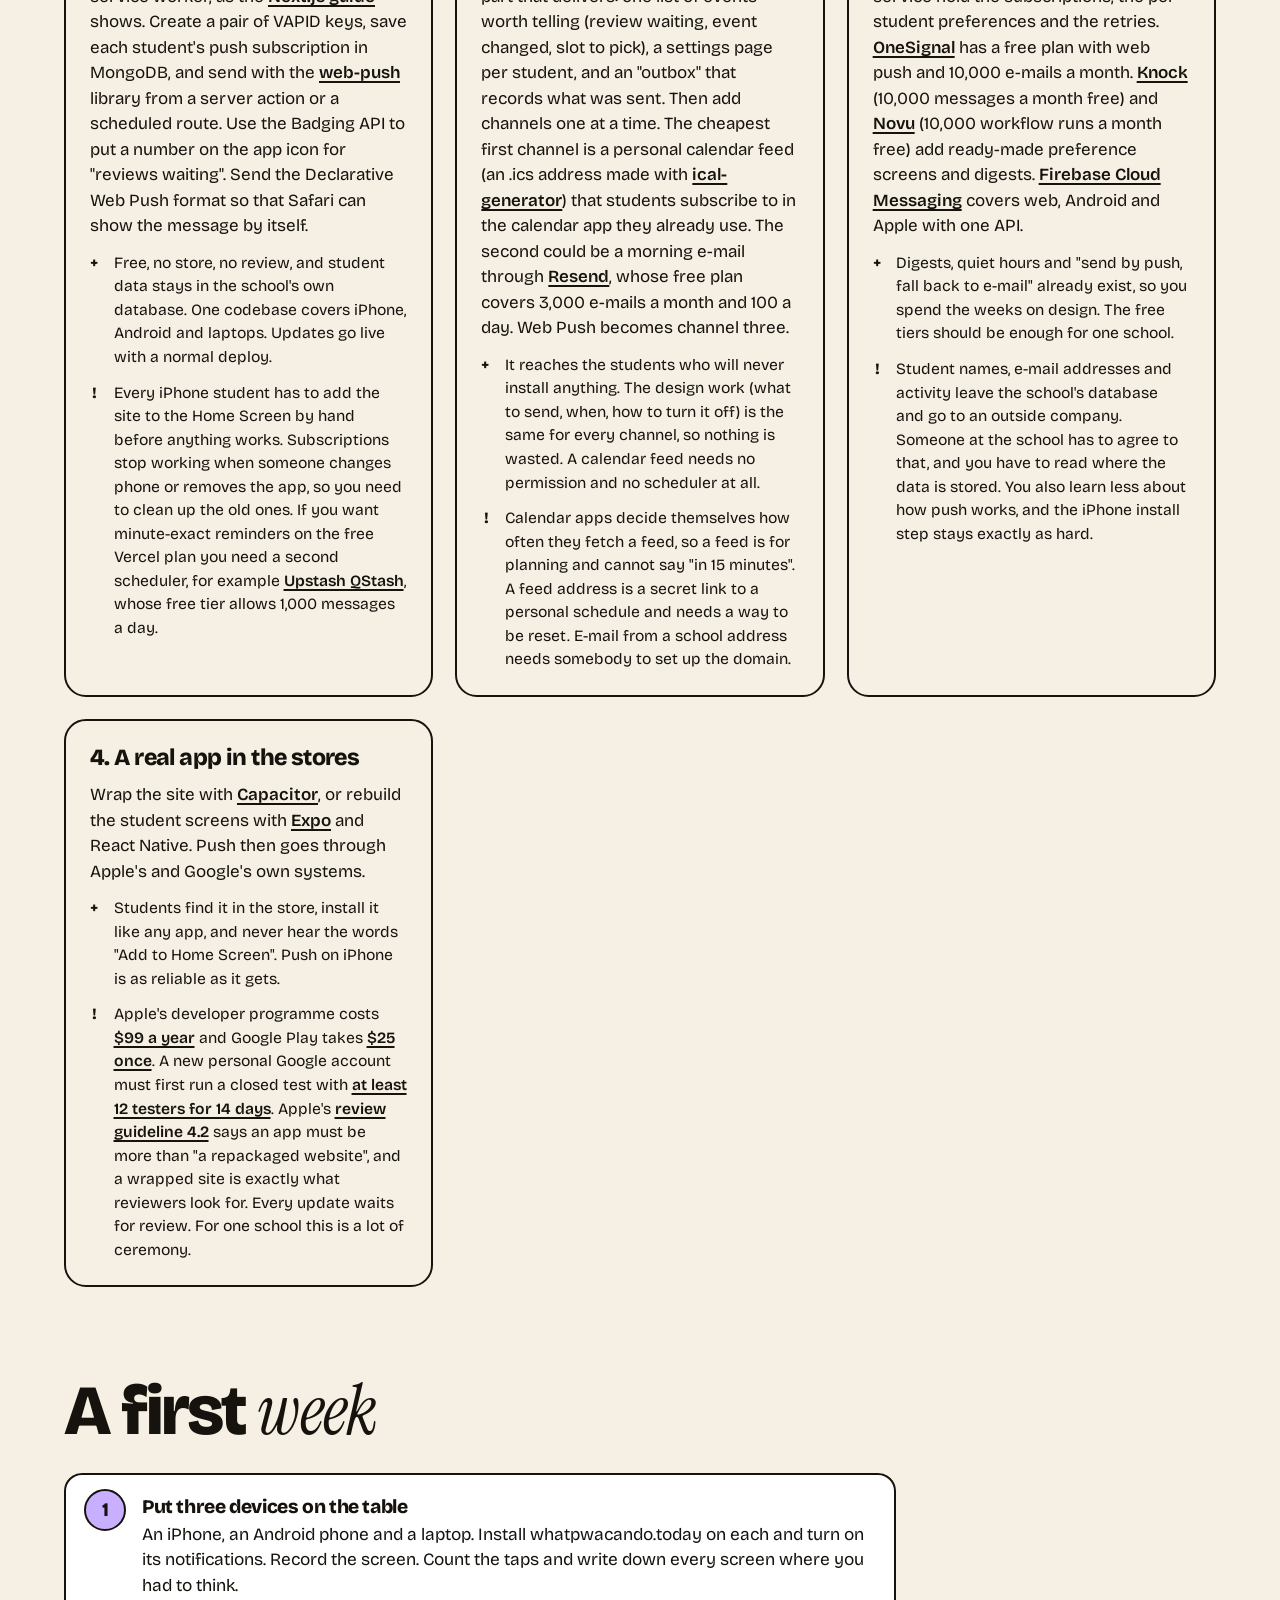
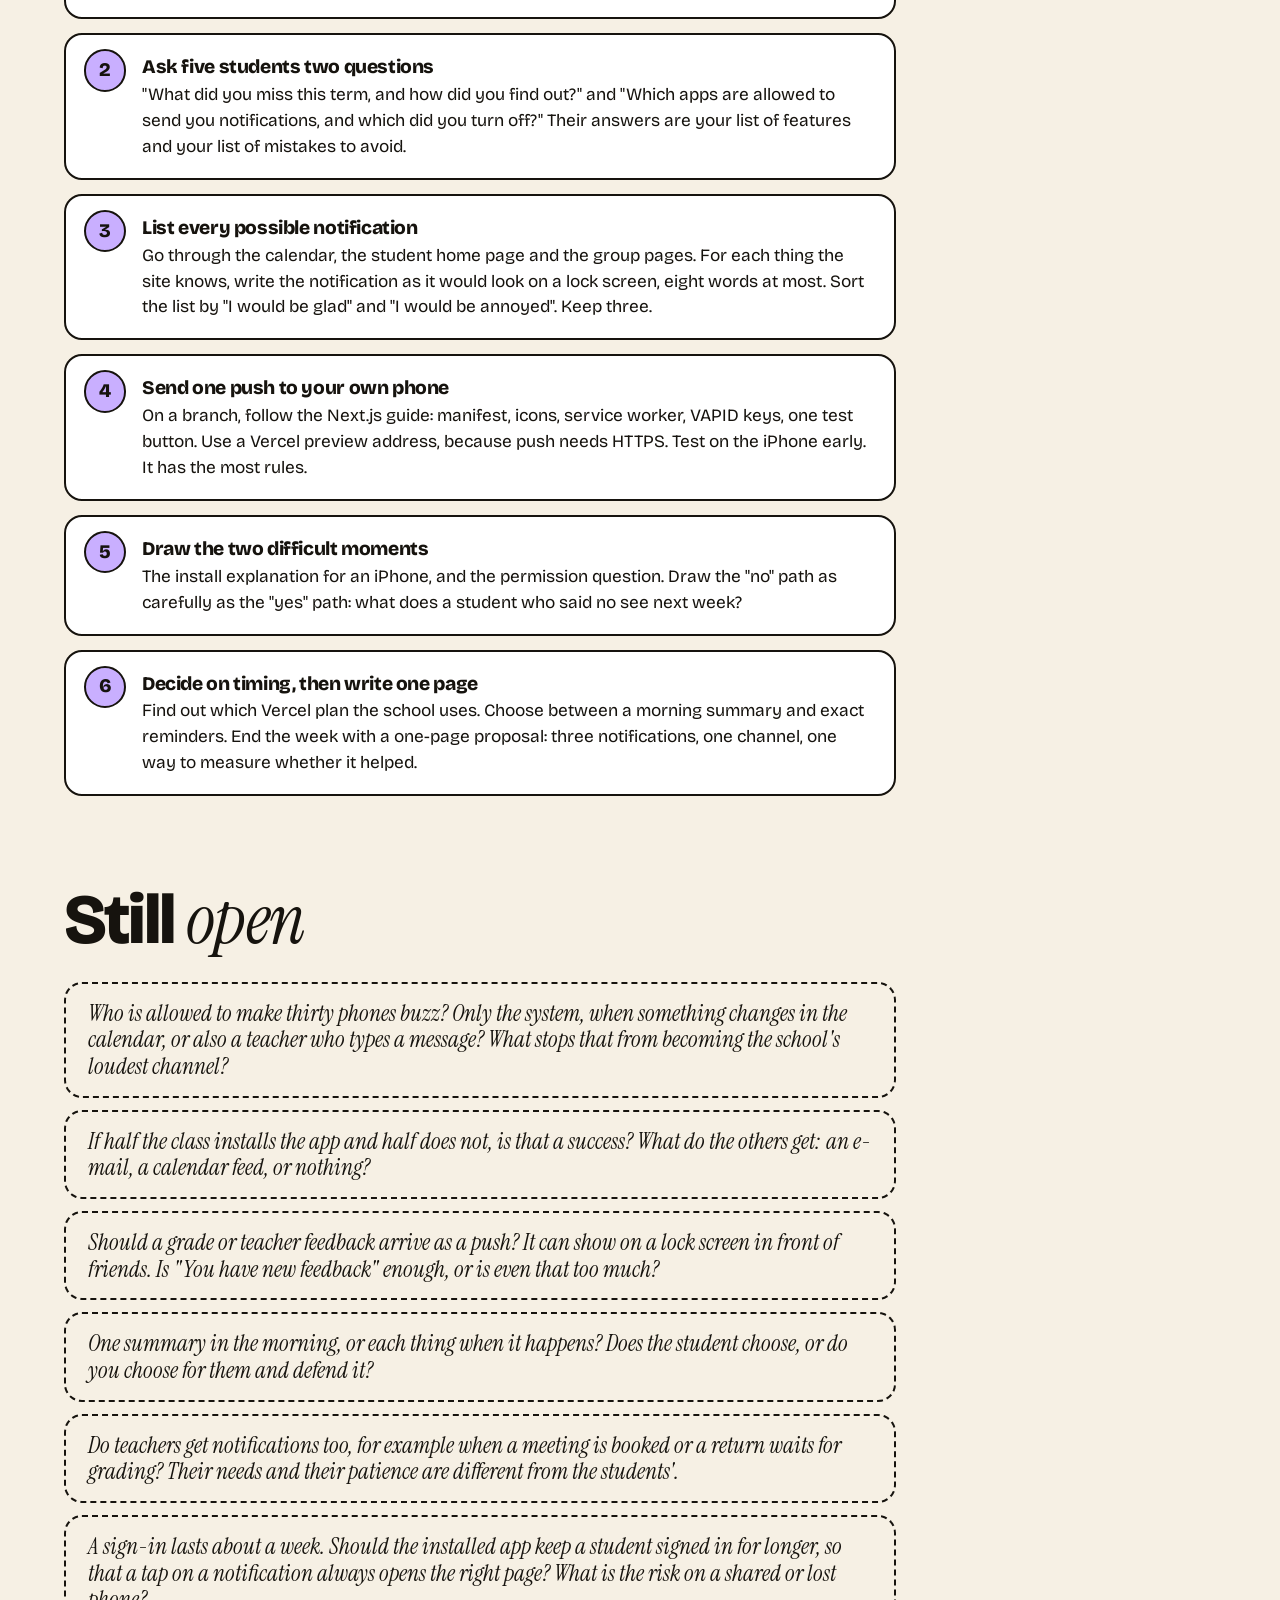
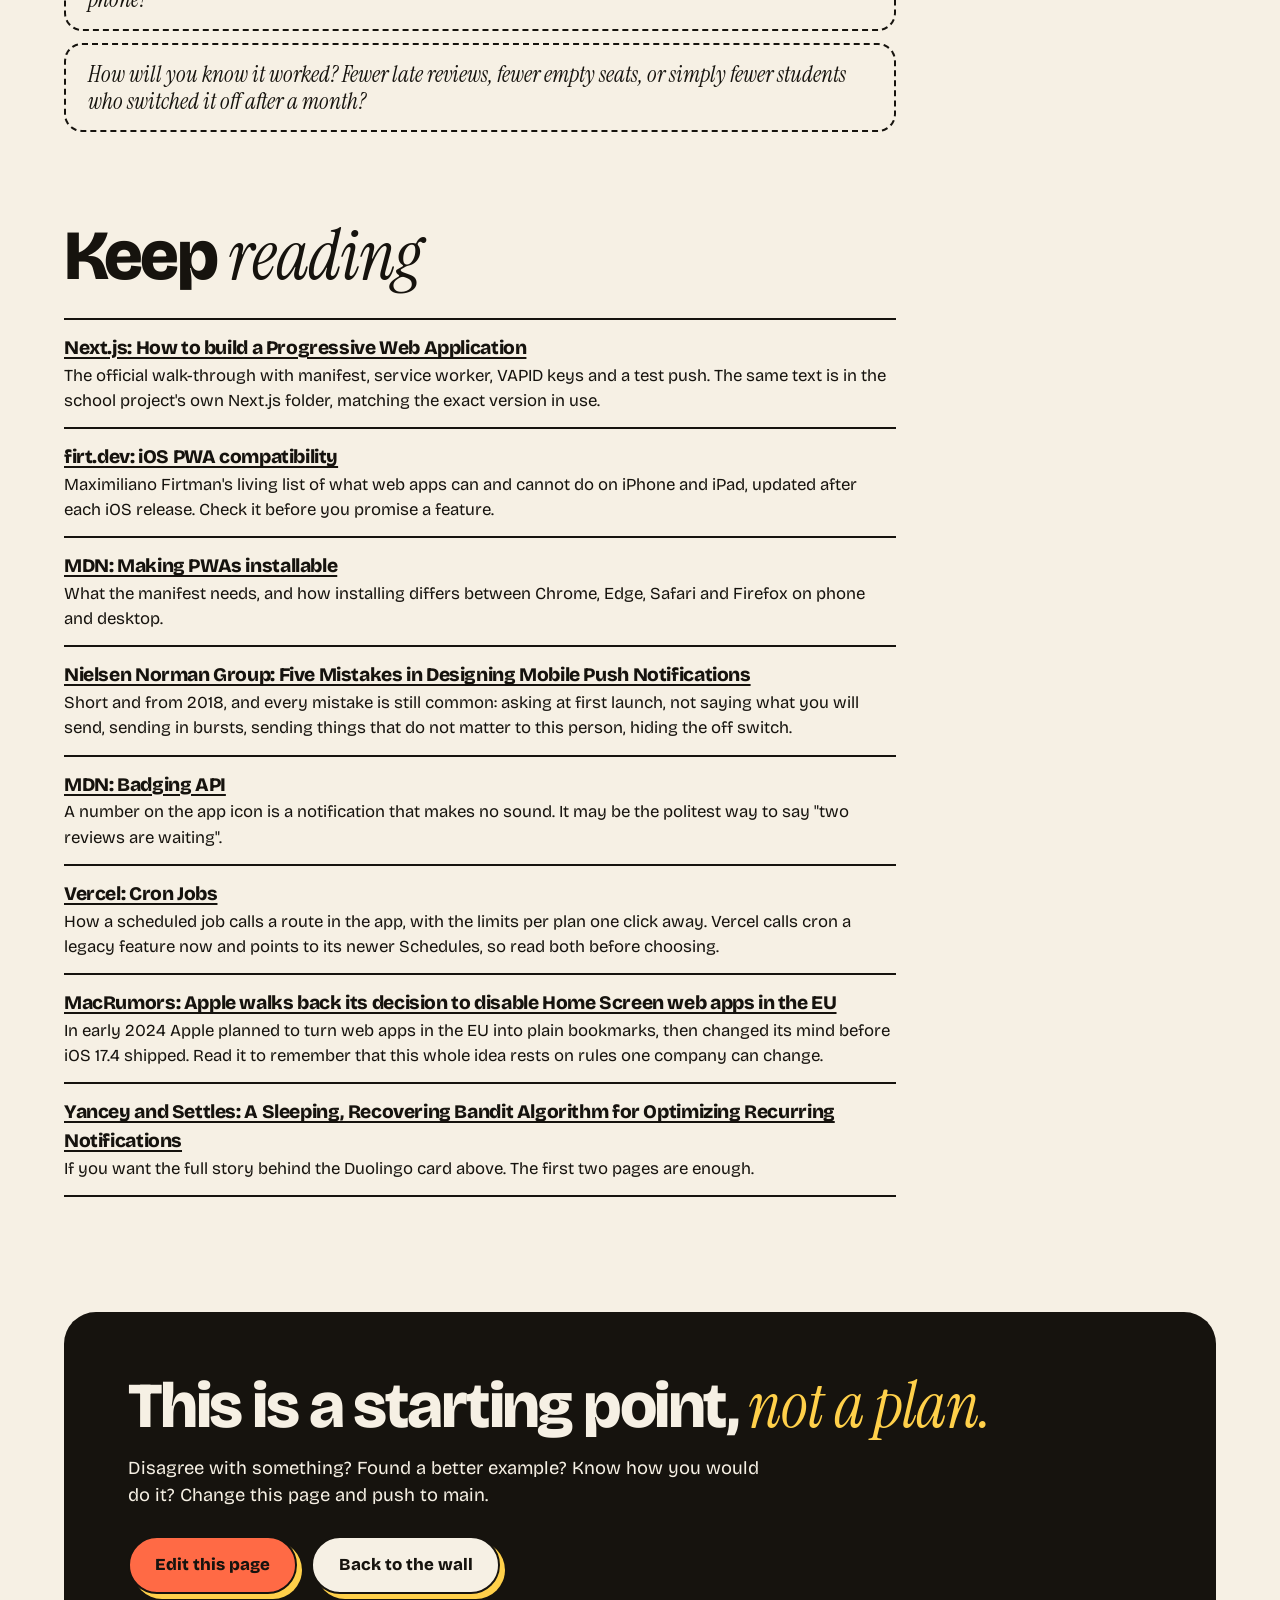
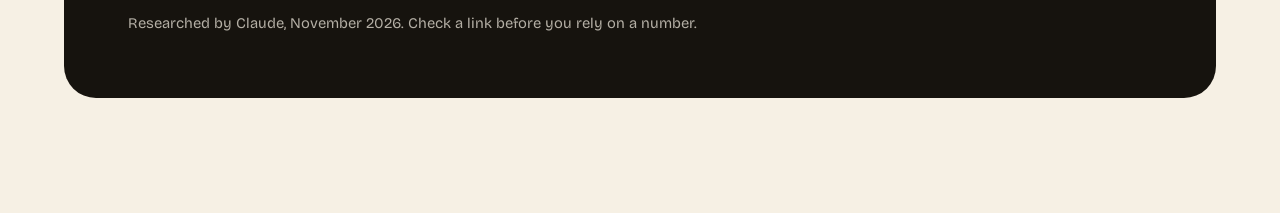
<file: ideas/push-app.html>
<!doctype html>
<html lang="en">
<head>
  <meta charset="utf-8">
  <meta name="viewport" content="width=device-width, initial-scale=1">
  <title>An app with push notifications · February is wide open</title>
  <link rel="preconnect" href="https://fonts.googleapis.com">
  <link rel="preconnect" href="https://fonts.gstatic.com" crossorigin>
  <link href="https://fonts.googleapis.com/css2?family=Bricolage+Grotesque:opsz,wght@12..96,400;12..96,600;12..96,800&family=Instrument+Serif:ital@1&family=JetBrains+Mono:wght@400;600&display=swap" rel="stylesheet">
  <link rel="stylesheet" href="../style.css">
</head>

<body class="page" style="--c: var(--c5)">

<header class="page-hero">
  <a class="back" href="../index.html#wall">← The wall</a>
  <p class="from">from Smári</p>
  <h1>An app with push notifications</h1>
  <p class="pitch">Turn the website into an app that taps students on the shoulder, and decide very carefully when it is allowed to tap.</p>
  <ul class="glance">
    <li><b>Kind of work:</b> interaction design, user research, front-end, and a small but real piece of back-end</li>
    <li><b>You'd enjoy this if:</b> you like testing on real phones, and you care about the eight words on a lock screen as much as the code that sends them</li>
  </ul>
</header>

<main class="page-main">

  <section class="film">
    <video controls preload="metadata" playsinline poster="../videos/push-app.jpg">
      <source src="../videos/push-app.mp4" type="video/mp4">
      <a href="../videos/push-app.mp4">Watch the video</a>
    </video>
    <p class="film-note">The idea in two minutes. Sound on, captions included.</p>
  </section>

  <section>
    <h2>Why this is <em>worth doing</em></h2>
    <p>The site knows a lot that a student would like to hear about: a lecture that moved, a deadline on Friday, a classmate waiting for a review, a slot that must be picked for a design review. Today the student only finds out by opening the site and looking in the right place. The students who look often are fine. The ones who forget are the ones who needed the reminder.</p>
    <p>A phone on the table is where a student's attention already is. If the school's site can put one short, useful line there at the right moment, fewer things get missed, and teachers repeat themselves less.</p>
    <p>The technical part is smaller than it sounds. A website can become an installable app and send push notifications without an app store, and the tools are free. The hard part is design: getting a student to install it, asking for permission at a moment when "yes" makes sense, and sending so little that nobody turns it off. That is why this is a good project for designers who code.</p>
  </section>

  <section>
    <h2>Where we are <em>today</em></h2>
    <p>The site sends nothing. I found no push code, no e-mail sending, no calendar feed and no scheduled job in the project. Everything a student sees, they see because they opened a page.</p>
    <p>The site is also not installable yet. There is no web app manifest and no service worker, and the only icon is a small generated favicon with a "V". The good news is that the project runs on Next.js 16, and the official Next.js guide for web apps with push ships inside the project's own <code>node_modules</code>.</p>
    <p>What the site already knows is the promising part:</p>
    <ul>
      <li><strong>The calendar</strong> stores events with a category (lecture, deadline, milestone, group work, meeting, holiday) and with a visibility (everyone, one team, shared with named people, private). It also shows group project dates, sign-up sheets, "find a time" polls and bookable meeting hours. It already works out which sheets and polls are waiting for an answer from the person looking.</li>
      <li><strong>The student home page</strong> already has "Give Reviews" (guides where a classmate waits for your review), "Continue Learning" (your next guide), grades per module and a group project widget. So "something needs you" is already calculated. It is only shown, never sent.</li>
      <li><strong>Sign-in</strong> is e-mail and password, and a session ends after about a week without a visit. A student who taps a notification after a quiet holiday will land on the sign-in page. Somebody has to design that moment.</li>
      <li><strong>Canvas</strong> can open the site inside a frame through an LTI launch. That matters because Chrome and Firefox <a href="https://developer.mozilla.org/en-US/docs/Web/API/Notification/requestPermission_static">do not allow a page inside a cross-origin frame to ask for notification permission</a>. The install and the permission question have to happen on the site itself, in its own tab.</li>
    </ul>
    <p>One more detail for whoever builds the scheduler: calendar events store their date and time as plain school-local text, with no time zone. That was done on purpose to keep holidays on the right day. Anything that says "starts in 30 minutes" must decide what clock it uses.</p>
  </section>

  <section>
    <h2>What the <em>research</em> says</h2>
    <p>The platform facts below change every year, so I checked each one in November 2026. The human facts change much more slowly.</p>
    <div class="facts">
      <article class="fact">
        <strong>On an iPhone, push only works after "Add to Home Screen"</strong>
        <p>Since iOS 16.4 a web app can send push, but only once it has been added to the Home Screen, and it may only ask for permission after a tap. You do not need a paid Apple developer account. For you this means the install step is the whole funnel on iPhone: no install, no push.</p>
        <a class="source" href="https://webkit.org/blog/13878/web-push-for-web-apps-on-ios-and-ipados/">Source: WebKit, Web Push for Web Apps on iOS and iPadOS</a>
      </article>
      <article class="fact">
        <strong>Since iOS 26, every site added to the Home Screen opens as an app</strong>
        <p>Apple removed its own requirements: any website a person adds to the Home Screen now opens as a web app by default. What Safari still does not have is an install prompt. Nothing will offer the install for you, so your own onboarding screen has to explain Share, then Add to Home Screen.</p>
        <a class="source" href="https://webkit.org/blog/17333/webkit-features-in-safari-26-0/">Source: WebKit, Features in Safari 26.0</a>
      </article>
      <article class="fact">
        <strong>Safari can now show a push without running your code</strong>
        <p>Declarative Web Push (iOS and iPadOS 18.4, then macOS) lets the server send a small standard JSON message that the browser shows by itself. WebKit built it because service worker push is fragile: a bug or a bad network can stop the notification, and the browser may then cancel the subscription. The same message still works in older browsers through a service worker, so you can support both.</p>
        <a class="source" href="https://webkit.org/blog/16535/meet-declarative-web-push/">Source: WebKit, Meet Declarative Web Push</a>
      </article>
      <article class="fact">
        <strong>Less than 1% of web notifications get any reaction</strong>
        <p>That is Chrome's own number. Chrome now removes the permission from sites that send a lot and get ignored. Installed web apps are not touched by that clean-up, which is one more reason to get the install right. It is also a warning: the normal fate of a notification is to be ignored.</p>
        <a class="source" href="https://blog.google/chromium/automatic-notification-permission/">Source: Google, Reducing notification overload in Chrome (October 2025)</a>
      </article>
      <article class="fact">
        <strong>Three batches a day beat both "instant" and "nothing"</strong>
        <p>In a field experiment with 237 people, those who got their notifications in three batches a day felt more attentive, more productive and more in control of their phone. Those who got no notifications at all got few of those benefits and felt more anxious about missing out. For a school, this is a strong argument for a morning summary and against sending every event the second it happens.</p>
        <a class="source" href="https://scholars.duke.edu/publication/1402953">Source: Fitz and others, Computers in Human Behavior, 2019</a>
      </article>
      <article class="fact">
        <strong>Asking on the first visit is the worst moment to ask</strong>
        <p>Google's guidance is to ask when the benefit is obvious, and to show your own explanation first, so that a "not now" does not become a permanent block in the browser. A good moment on this site could be right after a student books a meeting: "Want a reminder before it starts?"</p>
        <a class="source" href="https://web.dev/articles/push-notifications-permissions-ux">Source: web.dev, Permission UX</a>
      </article>
      <article class="fact">
        <strong>On Vercel's free plan, a scheduled job runs once a day, at roughly the right hour</strong>
        <p>Hobby projects may run each cron job once per day, and it can start up to 59 minutes late. Pro allows every minute. Cron times are always in UTC, which is also Iceland's time all year. A daily summary fits the free plan. "Your lecture starts in 15 minutes" does not, unless you add another scheduler. Find out which plan the school is on before you design around timing.</p>
        <a class="source" href="https://vercel.com/docs/cron-jobs/usage-and-pricing">Source: Vercel, Usage and Pricing for Cron Jobs</a>
      </article>
    </div>
  </section>

  <section>
    <h2>Go and <em>look at these</em></h2>
    <div class="inspo">
      <a class="inspo-card" href="https://whatpwacando.today/">
        <strong>What PWA Can Do Today</strong>
        <span>Install it on your own phone and try the notification and Declarative Web Push demos. Ten minutes here teaches you more about the install flow than any article. The site is itself a web app, so notice how it asks you to install.</span>
        <small>whatpwacando.today</small>
      </a>
      <a class="inspo-card" href="https://github.com/basecamp/once-campfire">
        <strong>Campfire, by the makers of Basecamp</strong>
        <span>A real chat product that sends its notifications through Web Push. The code is open (MIT), so you can read how an experienced product team built exactly the thing you are about to build.</span>
        <small>github.com/basecamp/once-campfire</small>
      </a>
      <a class="inspo-card" href="https://github.com/khmyznikov/pwa-install">
        <strong>pwa-install</strong>
        <span>An open-source component that shows an install dialog on browsers that have none, with pictures of the iPhone steps. Use it, or steal the idea and draw the steps in the school's own style.</span>
        <small>github.com/khmyznikov/pwa-install</small>
      </a>
      <a class="inspo-card" href="https://sophiebits.com/2024/10/30/everyone-is-wrong-about-that-slack-flowchart">
        <strong>The Slack "should we notify?" flowchart, redrawn</strong>
        <span>Slack's famous chart of every rule that decides whether a message makes your phone buzz, and Sophie Alpert's version with six boxes. Draw the same chart for the school before you write any code.</span>
        <small>sophiebits.com</small>
      </a>
      <a class="inspo-card" href="https://community.instructure.com/en/kb/articles/662894-how-do-i-manage-my-canvas-notification-settings">
        <strong>Canvas notification settings</strong>
        <span>The students know this screen. Every kind of notice can be set to immediately, daily summary, weekly summary or off. Steal one detail: "immediately" can wait up to an hour in case the teacher edits again, so one change does not become five buzzes.</span>
        <small>community.instructure.com</small>
      </a>
      <a class="inspo-card" href="https://research.duolingo.com/papers/yancey.kdd20.pdf">
        <strong>How Duolingo chooses its reminder text</strong>
        <span>A research paper from the team behind the best-known reminders in the world. The finding to steal: a message that worked yesterday works less well today, so they rotate wording on purpose. You do not need their algorithm to write five versions of "a review is waiting".</span>
        <small>research.duolingo.com</small>
      </a>
      <a class="inspo-card" href="https://docs.discord.com/developers/resources/webhook">
        <strong>Discord webhooks</strong>
        <span>The surprising option. If a class already lives in a chat app, one web request can post "Lecture moved to 10:00" into a channel, and the phone buzzes through an app that is already installed. Worth an hour of testing before you build anything bigger.</span>
        <small>docs.discord.com</small>
      </a>
      <a class="inspo-card" href="https://github.com/elk-zone/elk">
        <strong>Elk</strong>
        <span>An open-source Mastodon client built as an installable web app. Install it and compare it with a native social app. Where does it feel the same, and where can you tell it is a website?</span>
        <small>github.com/elk-zone/elk</small>
      </a>
    </div>
  </section>

  <section>
    <h2>How it could <em>be built</em></h2>
    <div class="options">
      <article class="option">
        <h3>1. Installable web app with your own Web Push</h3>
        <p>Add a manifest, proper icons and a small service worker, as the <a href="https://nextjs.org/docs/app/guides/progressive-web-apps">Next.js guide</a> shows. Create a pair of VAPID keys, save each student's push subscription in MongoDB, and send with the <a href="https://github.com/web-push-libs/web-push">web-push</a> library from a server action or a scheduled route. Use the Badging API to put a number on the app icon for "reviews waiting". Send the Declarative Web Push format so that Safari can show the message by itself.</p>
        <p class="good">Free, no store, no review, and student data stays in the school's own database. One codebase covers iPhone, Android and laptops. Updates go live with a normal deploy.</p>
        <p class="watch">Every iPhone student has to add the site to the Home Screen by hand before anything works. Subscriptions stop working when someone changes phone or removes the app, so you need to clean up the old ones. If you want minute-exact reminders on the free Vercel plan you need a second scheduler, for example <a href="https://upstash.com/pricing/qstash">Upstash QStash</a>, whose free tier allows 1,000 messages a day.</p>
      </article>
      <article class="option">
        <h3>2. Notifications first, the app second</h3>
        <p>Build the part that decides before the part that delivers: one list of events worth telling (review waiting, event changed, slot to pick), a settings page per student, and an "outbox" that records what was sent. Then add channels one at a time. The cheapest first channel is a personal calendar feed (an .ics address made with <a href="https://github.com/sebbo2002/ical-generator">ical-generator</a>) that students subscribe to in the calendar app they already use. The second could be a morning e-mail through <a href="https://resend.com/pricing">Resend</a>, whose free plan covers 3,000 e-mails a month and 100 a day. Web Push becomes channel three.</p>
        <p class="good">It reaches the students who will never install anything. The design work (what to send, when, how to turn it off) is the same for every channel, so nothing is wasted. A calendar feed needs no permission and no scheduler at all.</p>
        <p class="watch">Calendar apps decide themselves how often they fetch a feed, so a feed is for planning and cannot say "in 15 minutes". A feed address is a secret link to a personal schedule and needs a way to be reset. E-mail from a school address needs somebody to set up the domain.</p>
      </article>
      <article class="option">
        <h3>3. A notification service does the sending</h3>
        <p>Keep the web app from option 1, but let a service hold the subscriptions, the per-student preferences and the retries. <a href="https://onesignal.com/pricing">OneSignal</a> has a free plan with web push and 10,000 e-mails a month. <a href="https://knock.app/pricing">Knock</a> (10,000 messages a month free) and <a href="https://novu.co/pricing">Novu</a> (10,000 workflow runs a month free) add ready-made preference screens and digests. <a href="https://firebase.google.com/docs/cloud-messaging">Firebase Cloud Messaging</a> covers web, Android and Apple with one API.</p>
        <p class="good">Digests, quiet hours and "send by push, fall back to e-mail" already exist, so you spend the weeks on design. The free tiers should be enough for one school.</p>
        <p class="watch">Student names, e-mail addresses and activity leave the school's database and go to an outside company. Someone at the school has to agree to that, and you have to read where the data is stored. You also learn less about how push works, and the iPhone install step stays exactly as hard.</p>
      </article>
      <article class="option">
        <h3>4. A real app in the stores</h3>
        <p>Wrap the site with <a href="https://capacitorjs.com/docs/apis/push-notifications">Capacitor</a>, or rebuild the student screens with <a href="https://docs.expo.dev/push-notifications/overview/">Expo</a> and React Native. Push then goes through Apple's and Google's own systems.</p>
        <p class="good">Students find it in the store, install it like any app, and never hear the words "Add to Home Screen". Push on iPhone is as reliable as it gets.</p>
        <p class="watch">Apple's developer programme costs <a href="https://developer.apple.com/programs/">$99 a year</a> and Google Play takes <a href="https://support.google.com/googleplay/android-developer/answer/6112435">$25 once</a>. A new personal Google account must first run a closed test with <a href="https://support.google.com/googleplay/android-developer/answer/14151465">at least 12 testers for 14 days</a>. Apple's <a href="https://developer.apple.com/app-store/review/guidelines/">review guideline 4.2</a> says an app must be more than "a repackaged website", and a wrapped site is exactly what reviewers look for. Every update waits for review. For one school this is a lot of ceremony.</p>
      </article>
    </div>
  </section>

  <section>
    <h2>A first <em>week</em></h2>
    <ol class="plan">
      <li><strong>Put three devices on the table</strong> An iPhone, an Android phone and a laptop. Install whatpwacando.today on each and turn on its notifications. Record the screen. Count the taps and write down every screen where you had to think.</li>
      <li><strong>Ask five students two questions</strong> "What did you miss this term, and how did you find out?" and "Which apps are allowed to send you notifications, and which did you turn off?" Their answers are your list of features and your list of mistakes to avoid.</li>
      <li><strong>List every possible notification</strong> Go through the calendar, the student home page and the group pages. For each thing the site knows, write the notification as it would look on a lock screen, eight words at most. Sort the list by "I would be glad" and "I would be annoyed". Keep three.</li>
      <li><strong>Send one push to your own phone</strong> On a branch, follow the Next.js guide: manifest, icons, service worker, VAPID keys, one test button. Use a Vercel preview address, because push needs HTTPS. Test on the iPhone early. It has the most rules.</li>
      <li><strong>Draw the two difficult moments</strong> The install explanation for an iPhone, and the permission question. Draw the "no" path as carefully as the "yes" path: what does a student who said no see next week?</li>
      <li><strong>Decide on timing, then write one page</strong> Find out which Vercel plan the school uses. Choose between a morning summary and exact reminders. End the week with a one-page proposal: three notifications, one channel, one way to measure whether it helped.</li>
    </ol>
  </section>

  <section>
    <h2>Still <em>open</em></h2>
    <ul class="questions">
      <li>Who is allowed to make thirty phones buzz? Only the system, when something changes in the calendar, or also a teacher who types a message? What stops that from becoming the school's loudest channel?</li>
      <li>If half the class installs the app and half does not, is that a success? What do the others get: an e-mail, a calendar feed, or nothing?</li>
      <li>Should a grade or teacher feedback arrive as a push? It can show on a lock screen in front of friends. Is "You have new feedback" enough, or is even that too much?</li>
      <li>One summary in the morning, or each thing when it happens? Does the student choose, or do you choose for them and defend it?</li>
      <li>Do teachers get notifications too, for example when a meeting is booked or a return waits for grading? Their needs and their patience are different from the students'.</li>
      <li>A sign-in lasts about a week. Should the installed app keep a student signed in for longer, so that a tap on a notification always opens the right page? What is the risk on a shared or lost phone?</li>
      <li>How will you know it worked? Fewer late reviews, fewer empty seats, or simply fewer students who switched it off after a month?</li>
    </ul>
  </section>

  <section>
    <h2>Keep <em>reading</em></h2>
    <ul class="links">
      <li><a href="https://nextjs.org/docs/app/guides/progressive-web-apps">Next.js: How to build a Progressive Web Application</a> The official walk-through with manifest, service worker, VAPID keys and a test push. The same text is in the school project's own Next.js folder, matching the exact version in use.</li>
      <li><a href="https://firt.dev/notes/pwa-ios/">firt.dev: iOS PWA compatibility</a> Maximiliano Firtman's living list of what web apps can and cannot do on iPhone and iPad, updated after each iOS release. Check it before you promise a feature.</li>
      <li><a href="https://developer.mozilla.org/en-US/docs/Web/Progressive_web_apps/Guides/Making_PWAs_installable">MDN: Making PWAs installable</a> What the manifest needs, and how installing differs between Chrome, Edge, Safari and Firefox on phone and desktop.</li>
      <li><a href="https://www.nngroup.com/articles/push-notification/">Nielsen Norman Group: Five Mistakes in Designing Mobile Push Notifications</a> Short and from 2018, and every mistake is still common: asking at first launch, not saying what you will send, sending in bursts, sending things that do not matter to this person, hiding the off switch.</li>
      <li><a href="https://developer.mozilla.org/en-US/docs/Web/API/Badging_API">MDN: Badging API</a> A number on the app icon is a notification that makes no sound. It may be the politest way to say "two reviews are waiting".</li>
      <li><a href="https://vercel.com/docs/cron-jobs">Vercel: Cron Jobs</a> How a scheduled job calls a route in the app, with the limits per plan one click away. Vercel calls cron a legacy feature now and points to its newer Schedules, so read both before choosing.</li>
      <li><a href="https://www.macrumors.com/2024/03/01/apple-walks-back-decision-to-disable-eu-web-apps/">MacRumors: Apple walks back its decision to disable Home Screen web apps in the EU</a> In early 2024 Apple planned to turn web apps in the EU into plain bookmarks, then changed its mind before iOS 17.4 shipped. Read it to remember that this whole idea rests on rules one company can change.</li>
      <li><a href="https://research.duolingo.com/papers/yancey.kdd20.pdf">Yancey and Settles: A Sleeping, Recovering Bandit Algorithm for Optimizing Recurring Notifications</a> If you want the full story behind the Duolingo card above. The first two pages are enough.</li>
    </ul>
  </section>

</main>

<section class="page-cta">
  <h2>This is a starting point, <em>not a plan.</em></h2>
  <p>Disagree with something? Found a better example? Know how you would do it? Change this page and push to main.</p>
  <div class="hero-actions">
    <a class="btn btn-solid" href="https://github.com/ellertsmari/Internship-ideas/edit/main/ideas/push-app.html">Edit this page</a>
    <a class="btn" href="../index.html#wall">Back to the wall</a>
  </div>
  <p class="note">Researched by Claude, November 2026. Check a link before you rely on a number.</p>
</section>

</body>
</html>
</file>
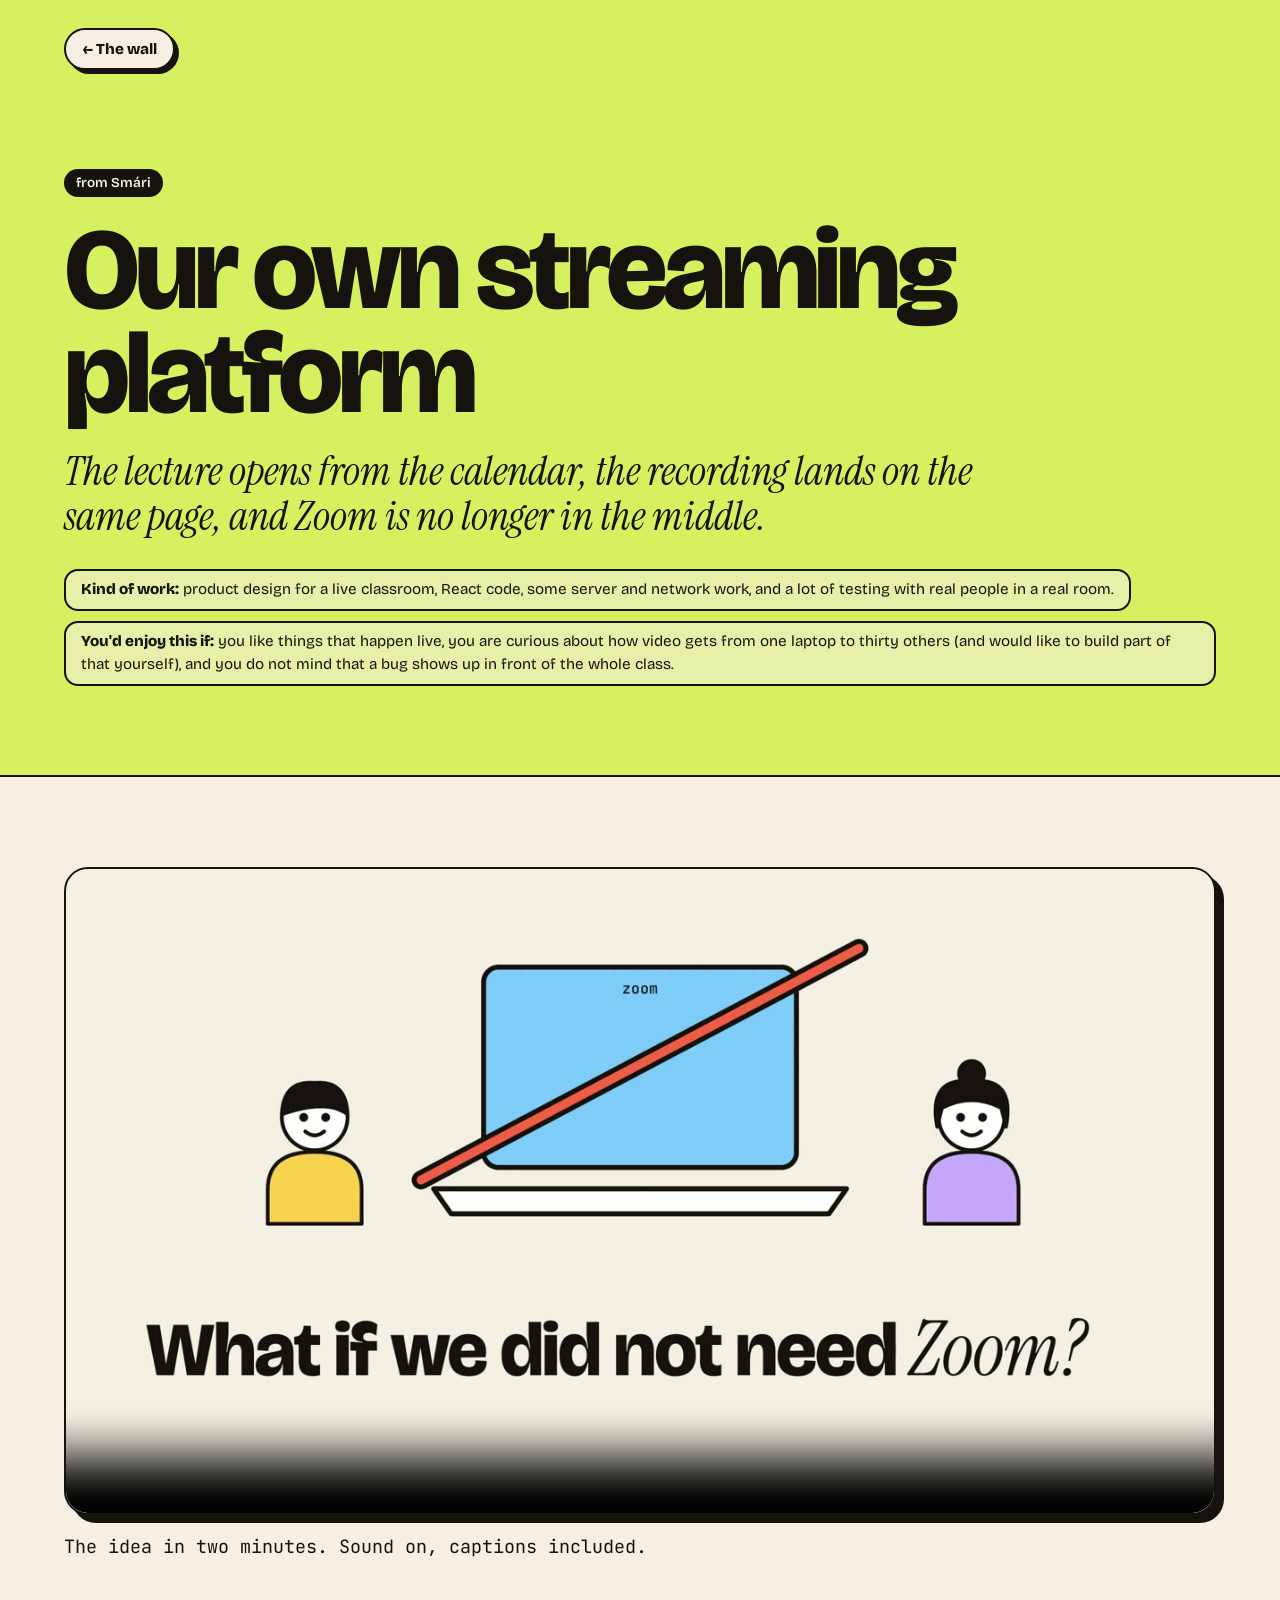
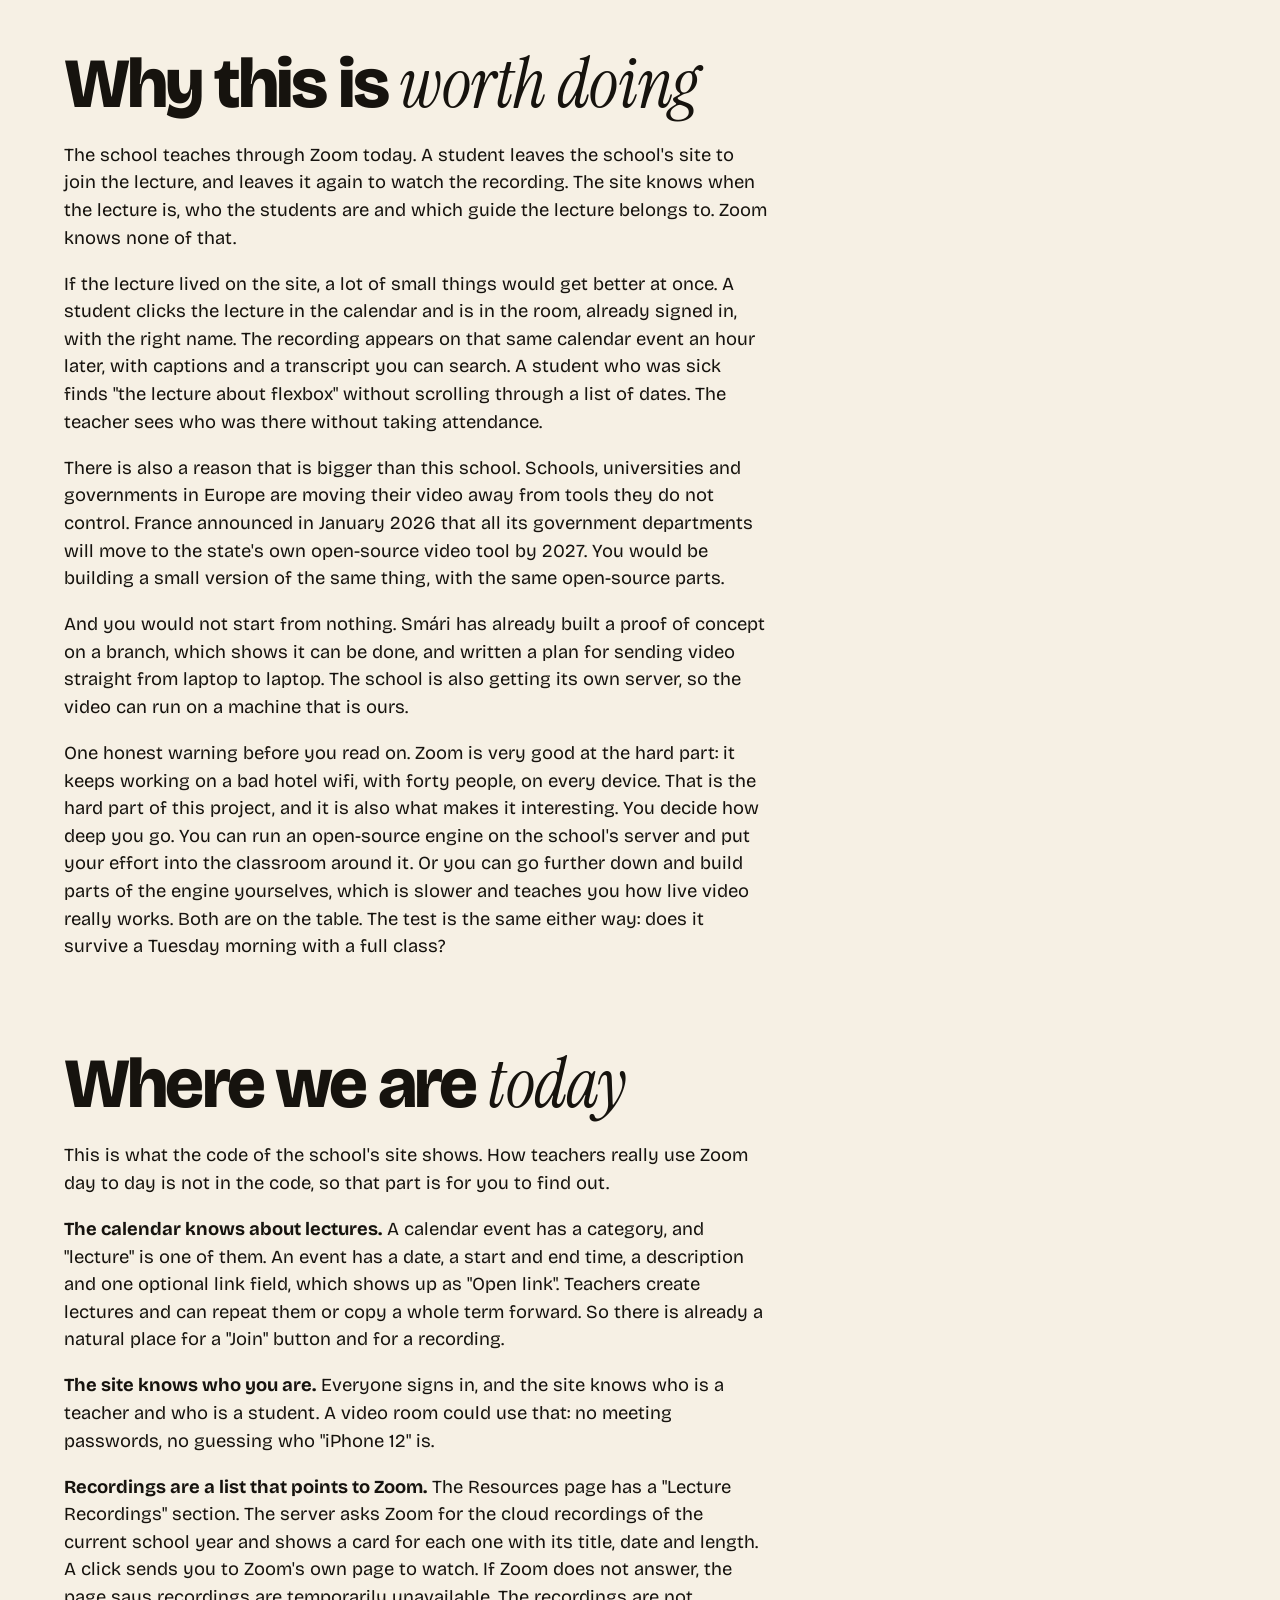
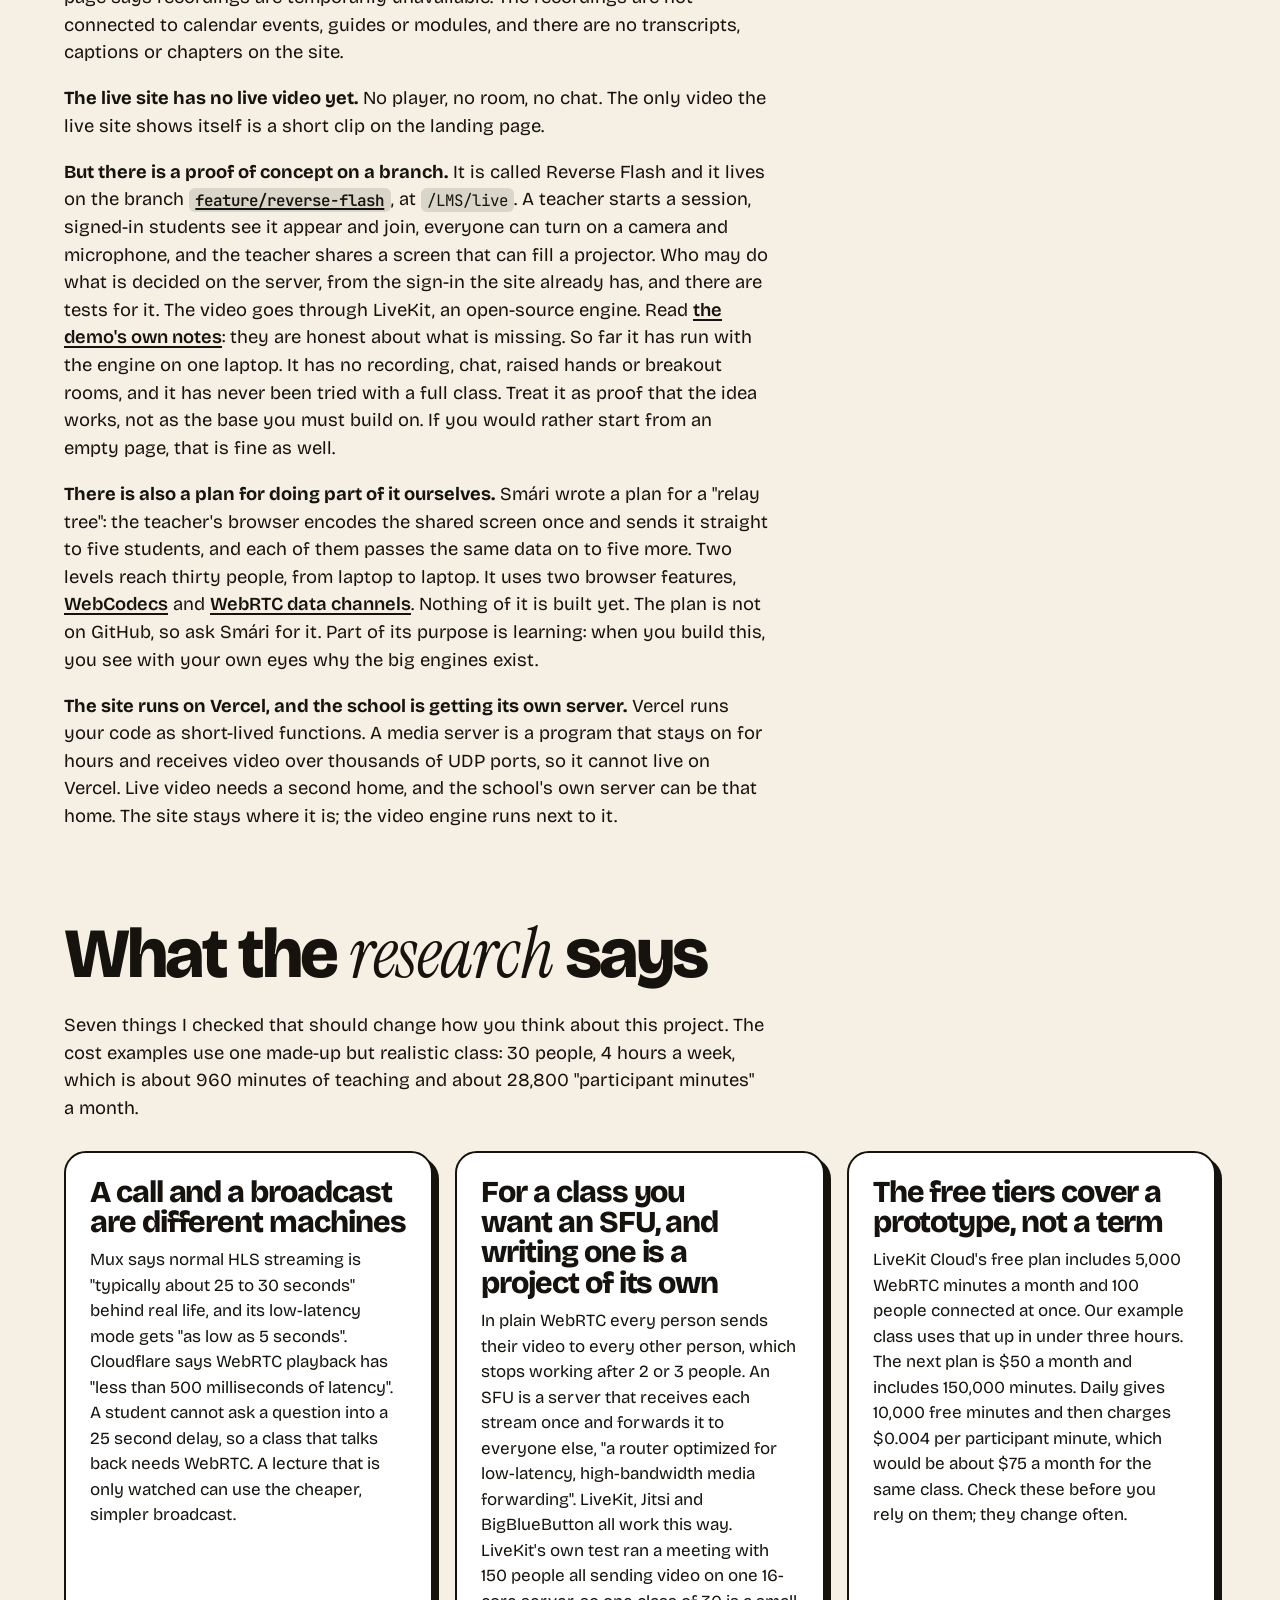
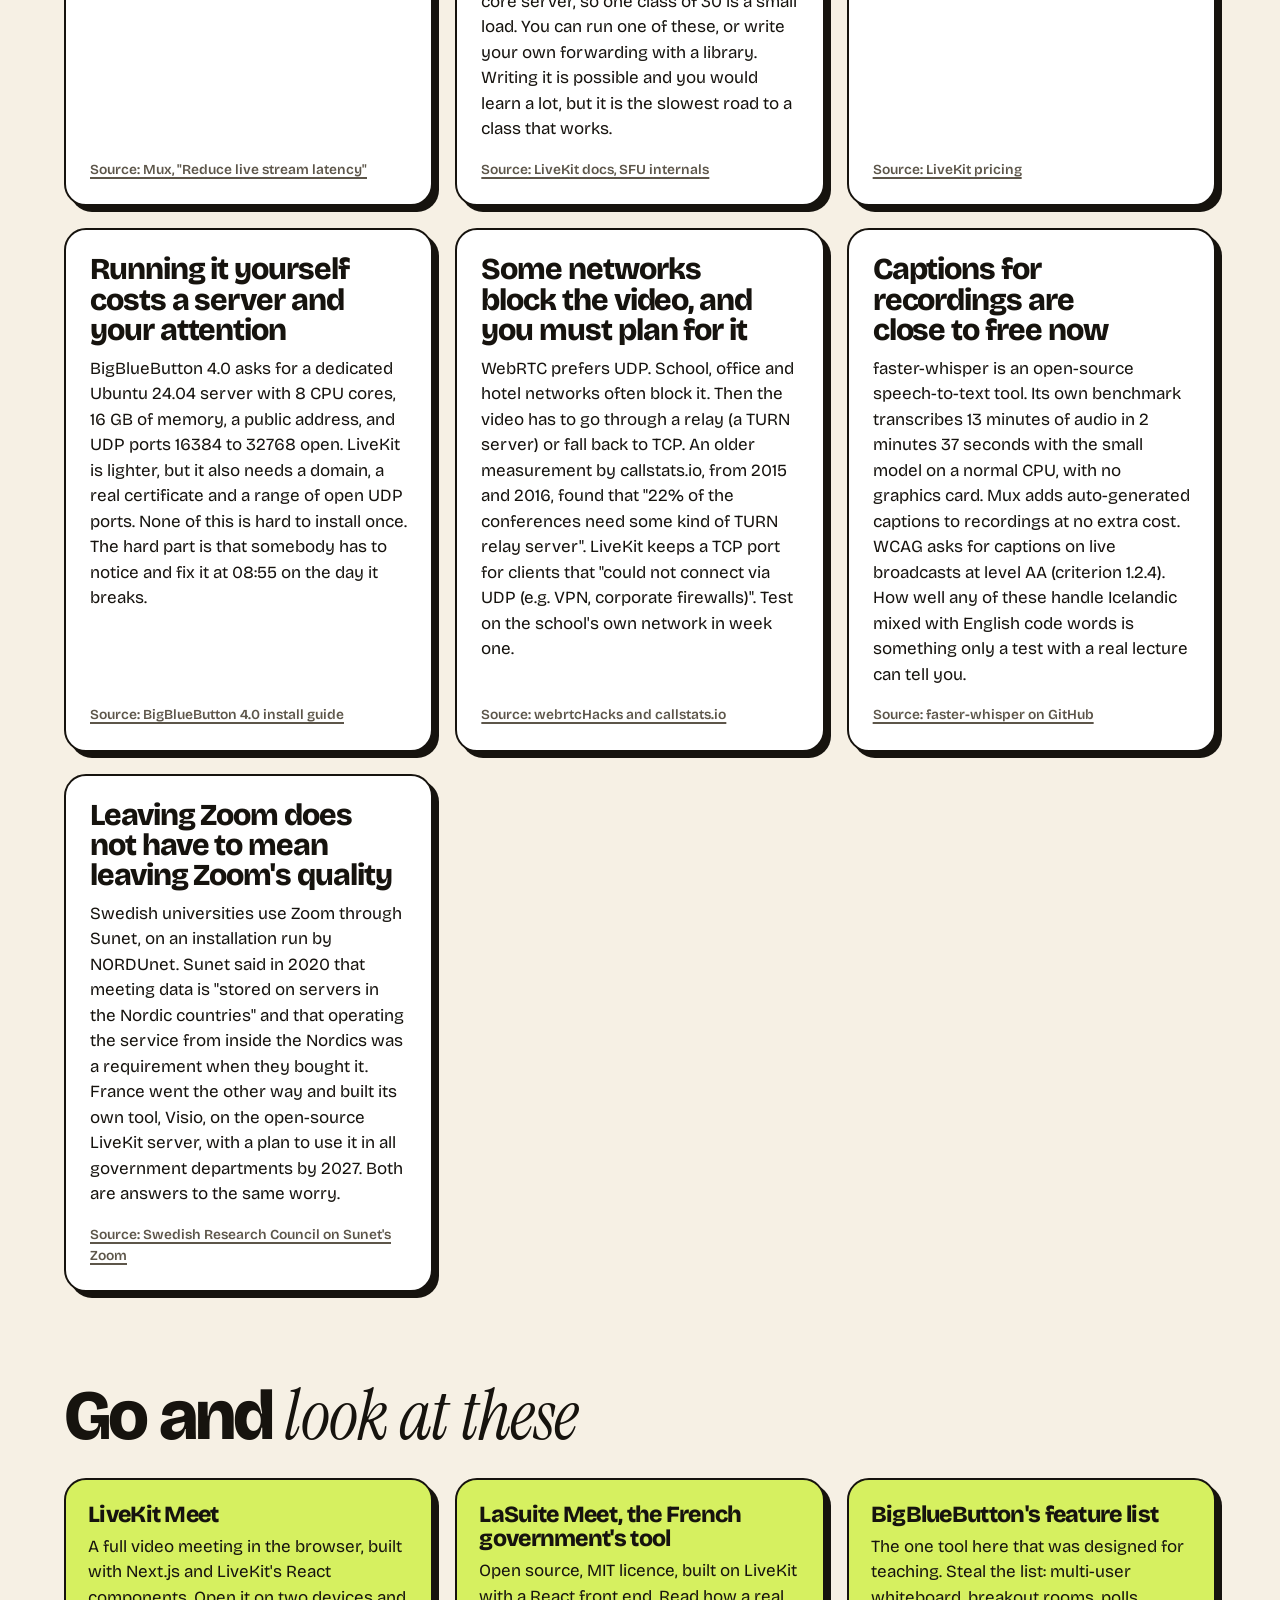
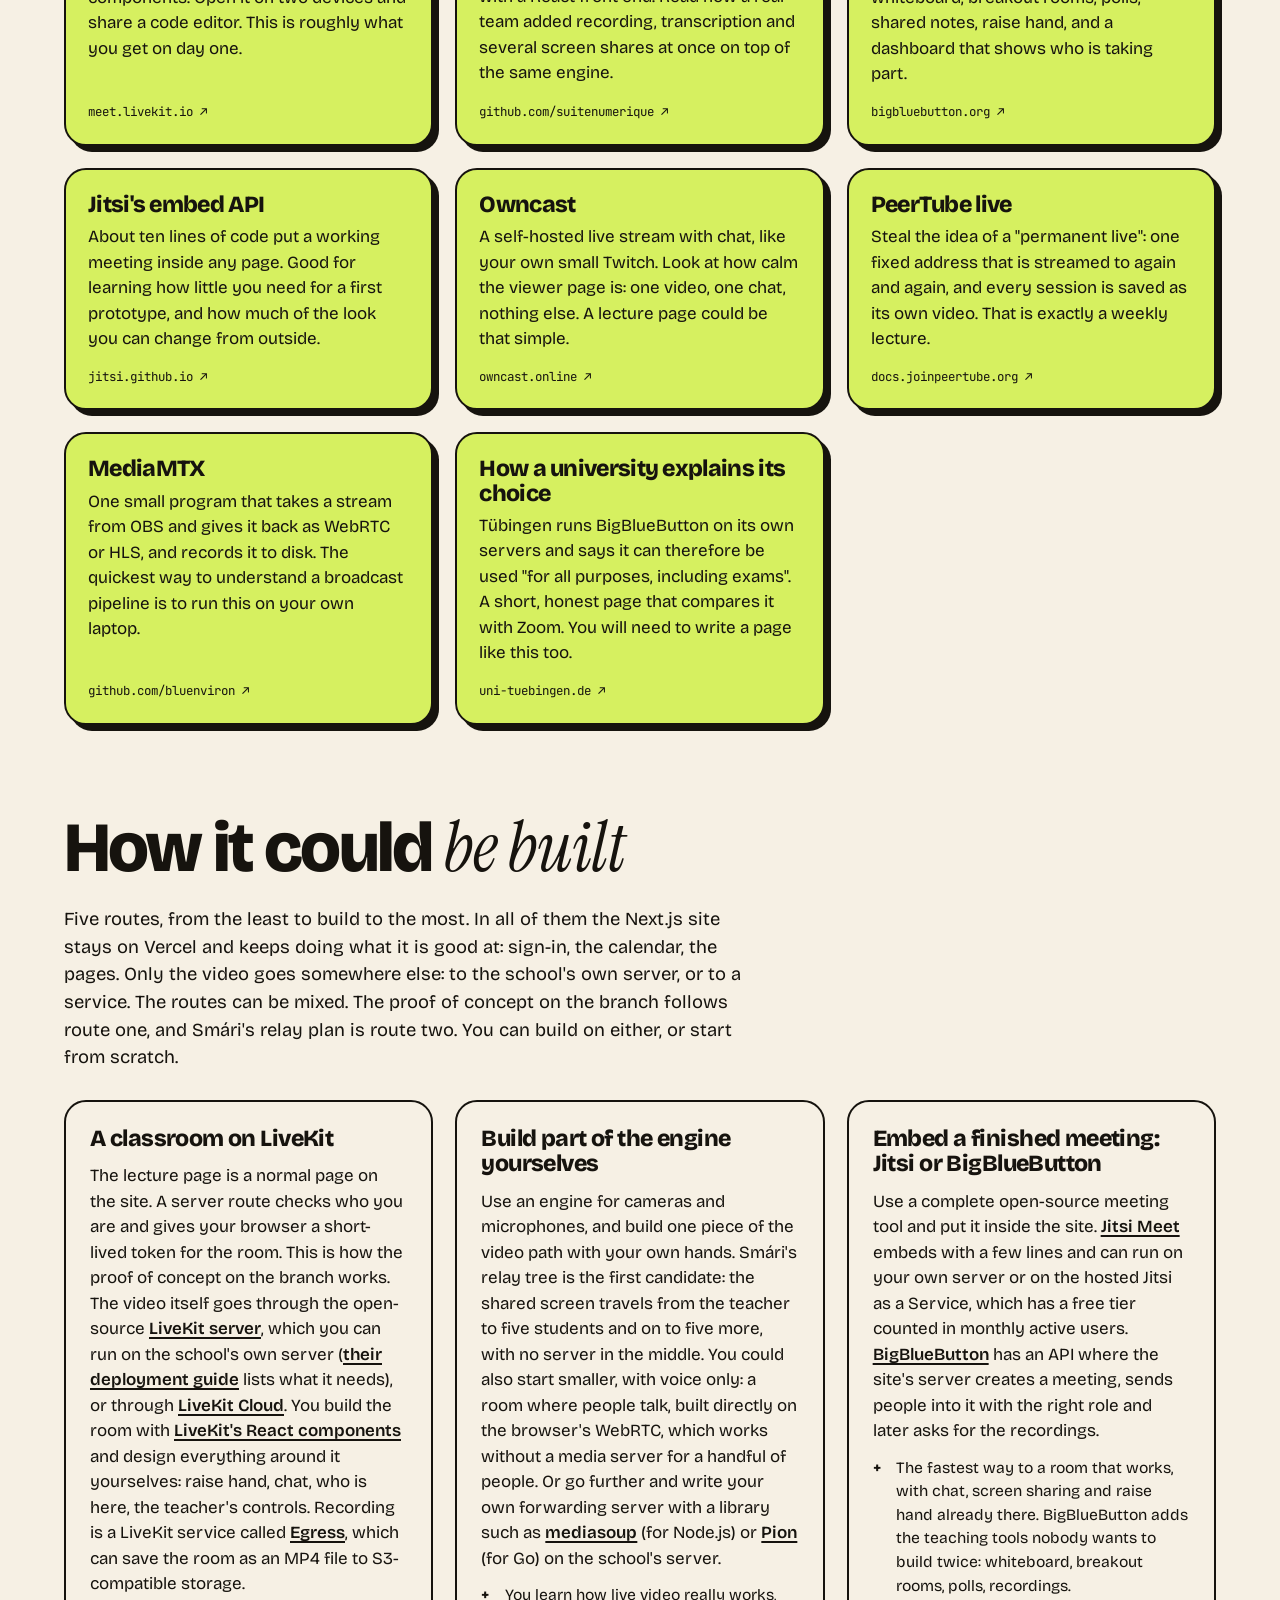
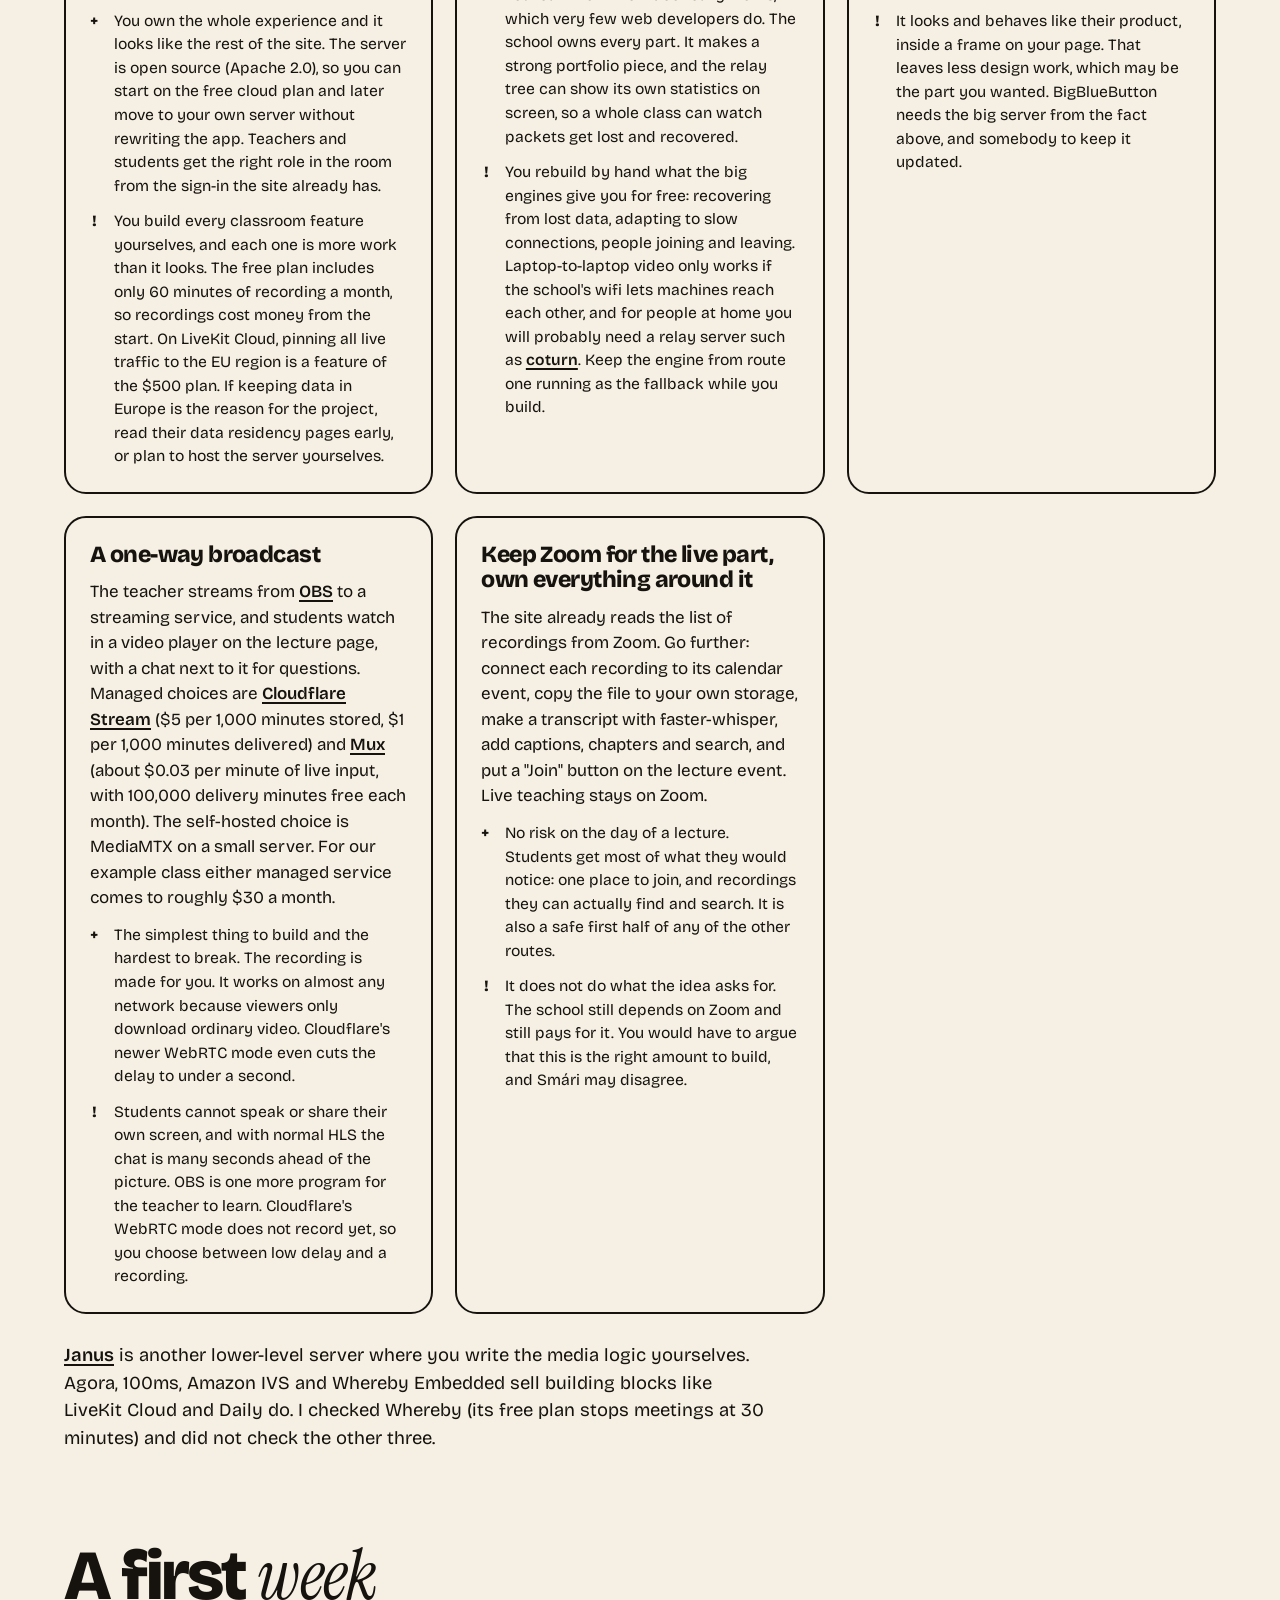
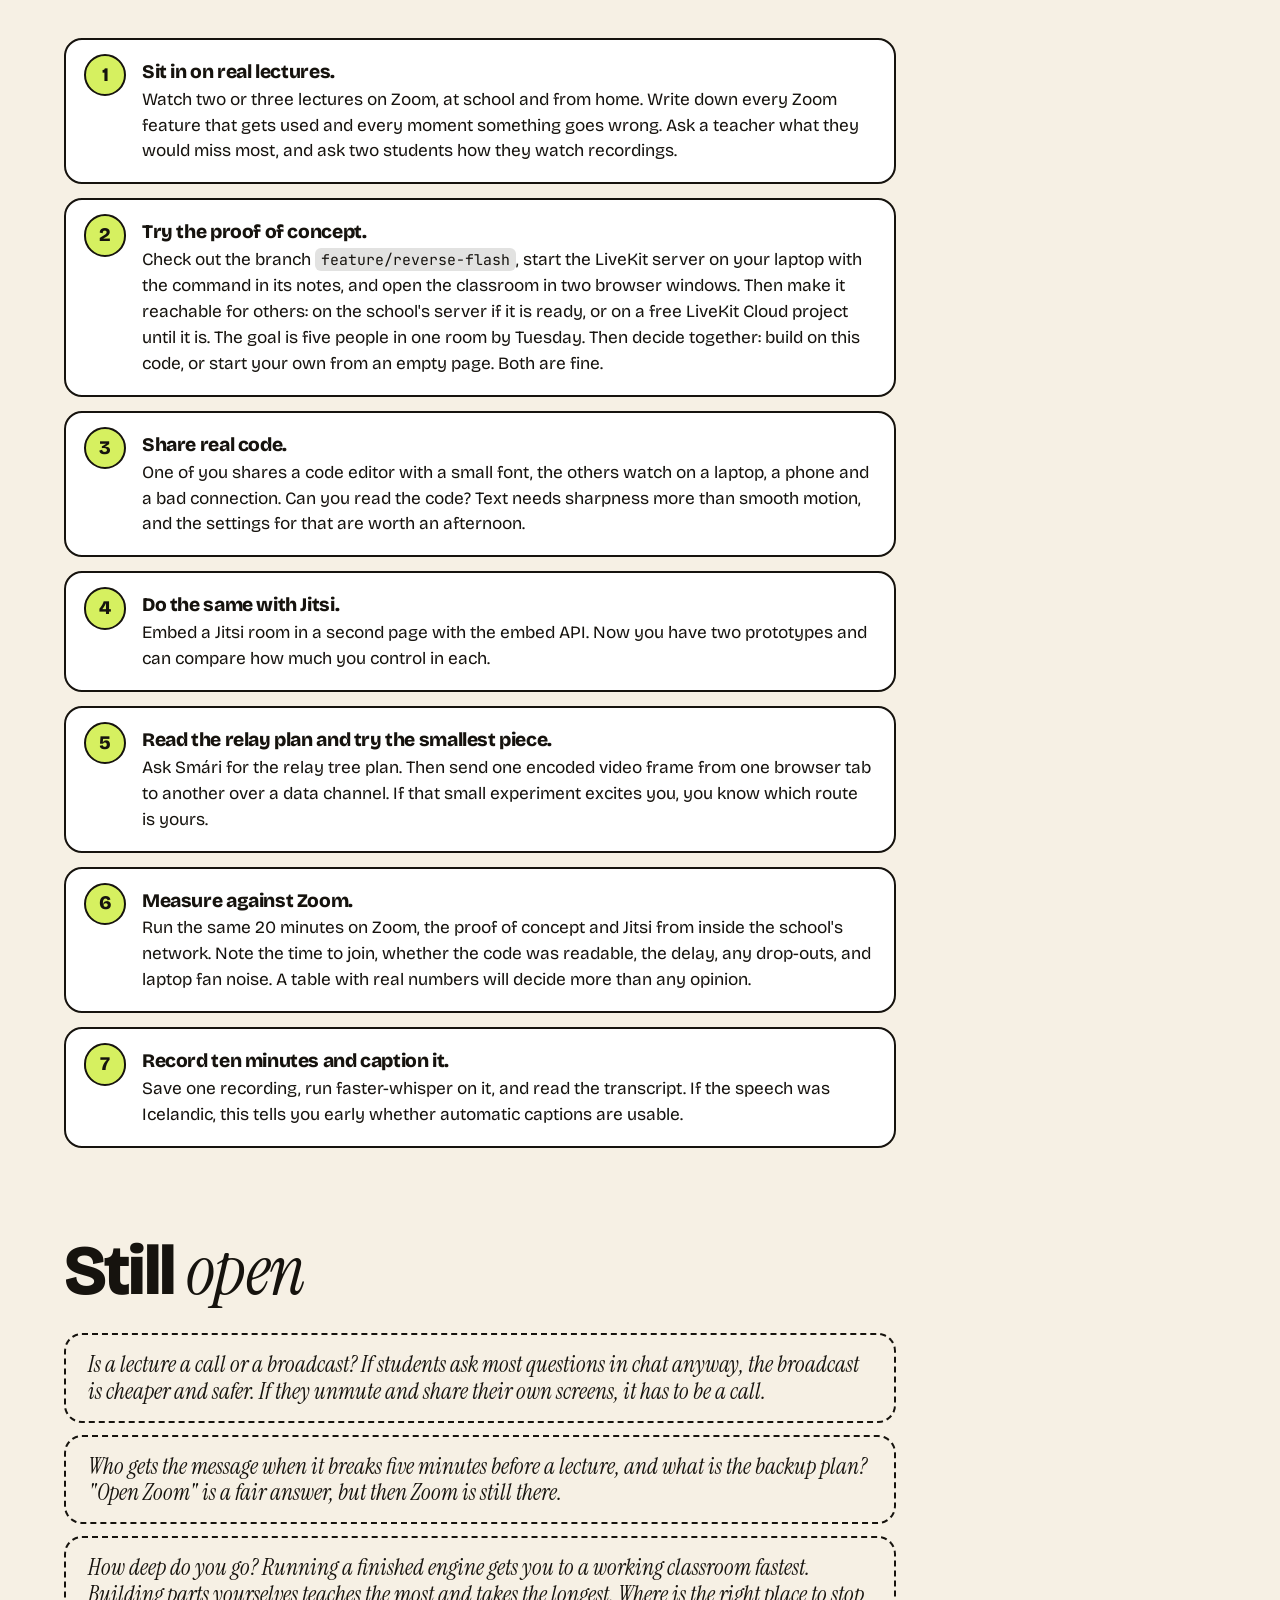
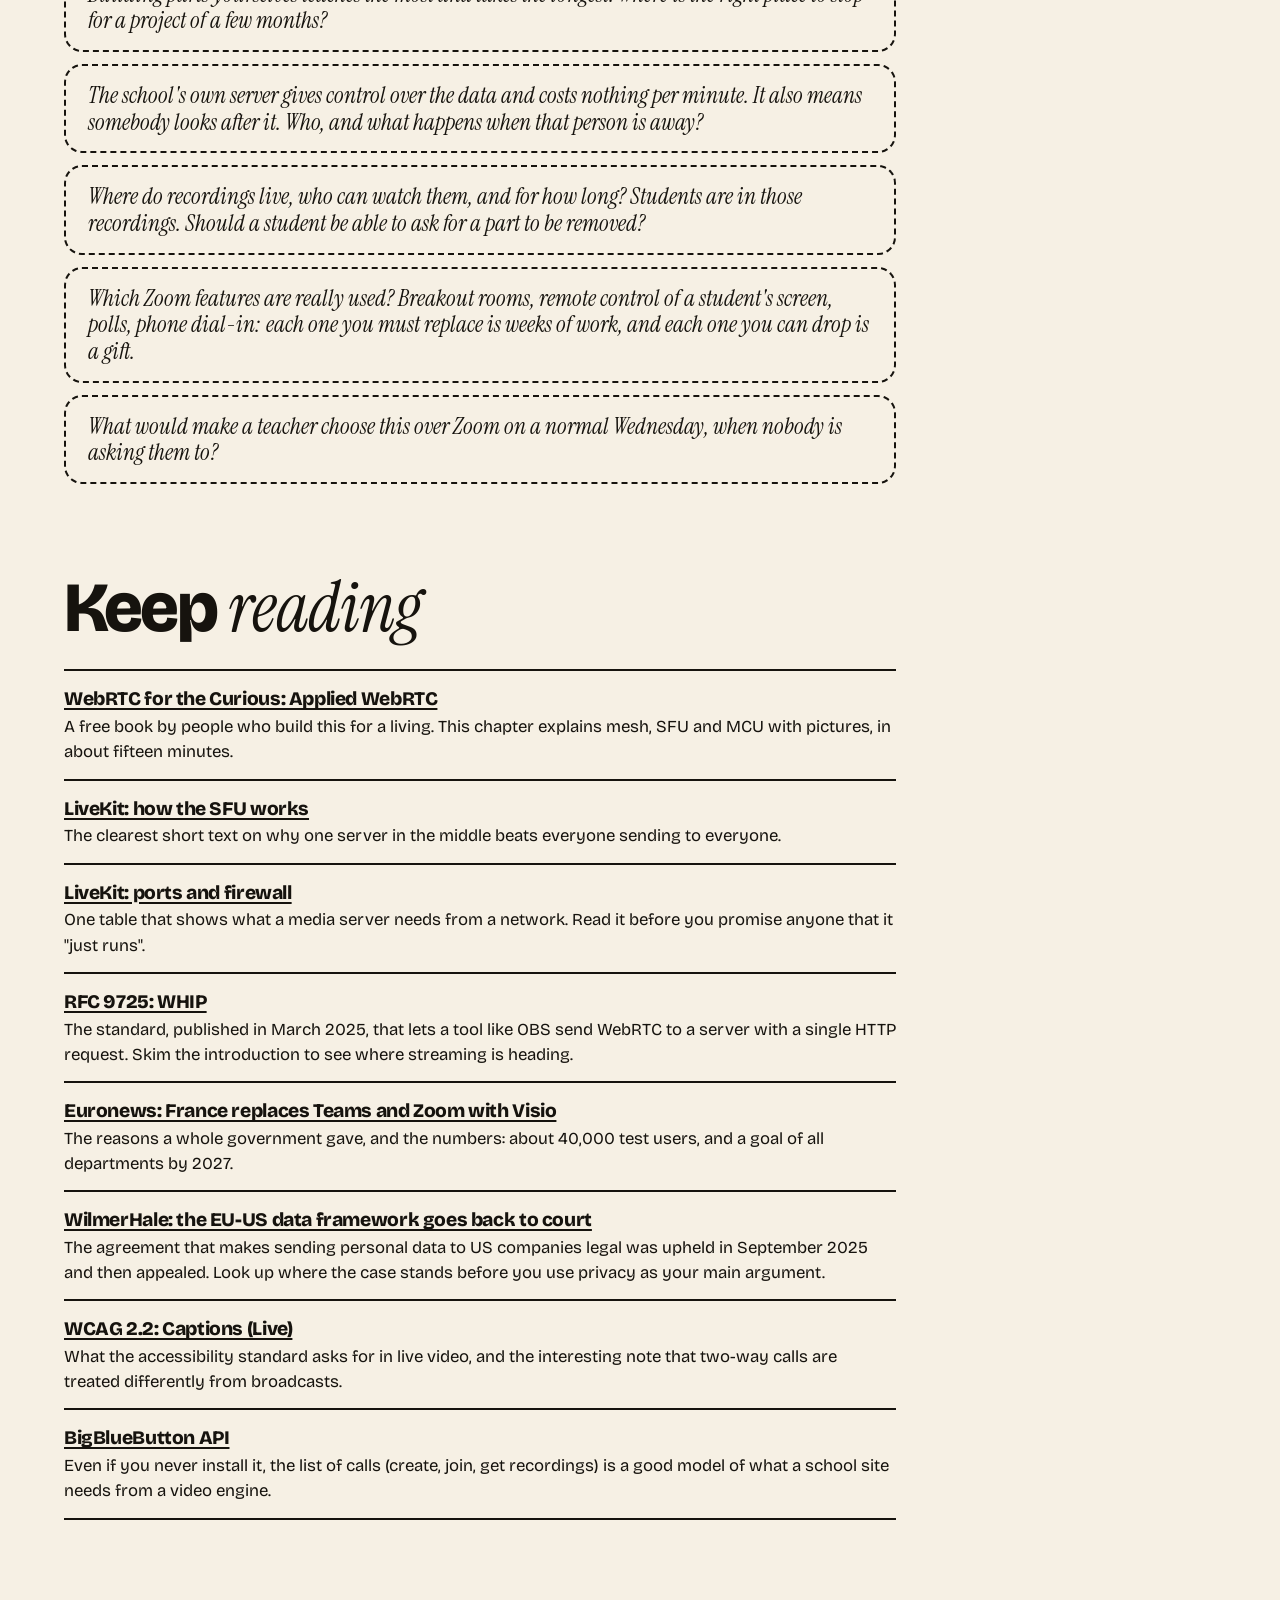
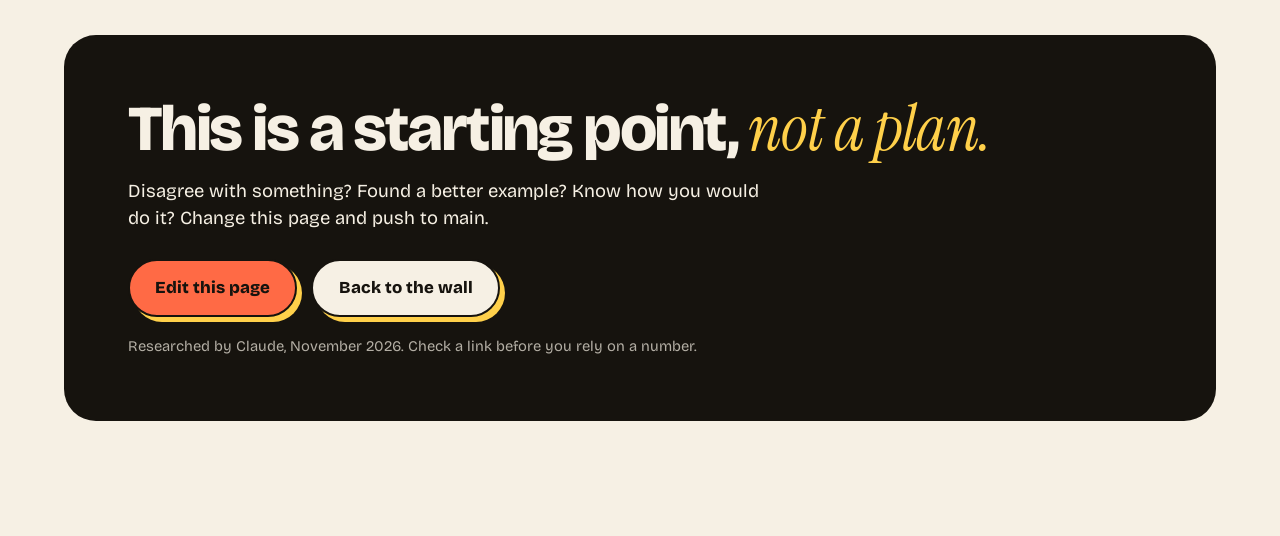
<file: ideas/streaming.html>
<!doctype html>
<html lang="en">
<head>
  <meta charset="utf-8">
  <meta name="viewport" content="width=device-width, initial-scale=1">
  <title>Our own streaming platform · February is wide open</title>
  <link rel="preconnect" href="https://fonts.googleapis.com">
  <link rel="preconnect" href="https://fonts.gstatic.com" crossorigin>
  <link href="https://fonts.googleapis.com/css2?family=Bricolage+Grotesque:opsz,wght@12..96,400;12..96,600;12..96,800&family=Instrument+Serif:ital@1&family=JetBrains+Mono:wght@400;600&display=swap" rel="stylesheet">
  <link rel="stylesheet" href="../style.css">
</head>

<body class="page" style="--c: var(--c7)">

<header class="page-hero">
  <a class="back" href="../index.html#wall">← The wall</a>
  <p class="from">from Smári</p>
  <h1>Our own streaming platform</h1>
  <p class="pitch">The lecture opens from the calendar, the recording lands on the same page, and Zoom is no longer in the middle.</p>
  <ul class="glance">
    <li><b>Kind of work:</b> product design for a live classroom, React code, some server and network work, and a lot of testing with real people in a real room.</li>
    <li><b>You'd enjoy this if:</b> you like things that happen live, you are curious about how video gets from one laptop to thirty others (and would like to build part of that yourself), and you do not mind that a bug shows up in front of the whole class.</li>
  </ul>
</header>

<main class="page-main">

  <section class="film">
    <video controls preload="metadata" playsinline poster="../videos/streaming.jpg">
      <source src="../videos/streaming.mp4" type="video/mp4">
      <a href="../videos/streaming.mp4">Watch the video</a>
    </video>
    <p class="film-note">The idea in two minutes. Sound on, captions included.</p>
  </section>

  <section>
    <h2>Why this is <em>worth doing</em></h2>
    <p>The school teaches through Zoom today. A student leaves the school's site to join the lecture, and leaves it again to watch the recording. The site knows when the lecture is, who the students are and which guide the lecture belongs to. Zoom knows none of that.</p>
    <p>If the lecture lived on the site, a lot of small things would get better at once. A student clicks the lecture in the calendar and is in the room, already signed in, with the right name. The recording appears on that same calendar event an hour later, with captions and a transcript you can search. A student who was sick finds "the lecture about flexbox" without scrolling through a list of dates. The teacher sees who was there without taking attendance.</p>
    <p>There is also a reason that is bigger than this school. Schools, universities and governments in Europe are moving their video away from tools they do not control. France announced in January 2026 that all its government departments will move to the state's own open-source video tool by 2027. You would be building a small version of the same thing, with the same open-source parts.</p>
    <p>And you would not start from nothing. Smári has already built a proof of concept on a branch, which shows it can be done, and written a plan for sending video straight from laptop to laptop. The school is also getting its own server, so the video can run on a machine that is ours.</p>
    <p>One honest warning before you read on. Zoom is very good at the hard part: it keeps working on a bad hotel wifi, with forty people, on every device. That is the hard part of this project, and it is also what makes it interesting. You decide how deep you go. You can run an open-source engine on the school's server and put your effort into the classroom around it. Or you can go further down and build parts of the engine yourselves, which is slower and teaches you how live video really works. Both are on the table. The test is the same either way: does it survive a Tuesday morning with a full class?</p>
  </section>

  <section>
    <h2>Where we are <em>today</em></h2>
    <p>This is what the code of the school's site shows. How teachers really use Zoom day to day is not in the code, so that part is for you to find out.</p>
    <p><b>The calendar knows about lectures.</b> A calendar event has a category, and "lecture" is one of them. An event has a date, a start and end time, a description and one optional link field, which shows up as "Open link". Teachers create lectures and can repeat them or copy a whole term forward. So there is already a natural place for a "Join" button and for a recording.</p>
    <p><b>The site knows who you are.</b> Everyone signs in, and the site knows who is a teacher and who is a student. A video room could use that: no meeting passwords, no guessing who "iPhone 12" is.</p>
    <p><b>Recordings are a list that points to Zoom.</b> The Resources page has a "Lecture Recordings" section. The server asks Zoom for the cloud recordings of the current school year and shows a card for each one with its title, date and length. A click sends you to Zoom's own page to watch. If Zoom does not answer, the page says recordings are temporarily unavailable. The recordings are not connected to calendar events, guides or modules, and there are no transcripts, captions or chapters on the site.</p>
    <p><b>The live site has no live video yet.</b> No player, no room, no chat. The only video the live site shows itself is a short clip on the landing page.</p>
    <p><b>But there is a proof of concept on a branch.</b> It is called Reverse Flash and it lives on the branch <a href="https://github.com/ellertsmari/io.vefskoliv2/tree/feature/reverse-flash"><code>feature/reverse-flash</code></a>, at <code>/LMS/live</code>. A teacher starts a session, signed-in students see it appear and join, everyone can turn on a camera and microphone, and the teacher shares a screen that can fill a projector. Who may do what is decided on the server, from the sign-in the site already has, and there are tests for it. The video goes through LiveKit, an open-source engine. Read <a href="https://github.com/ellertsmari/io.vefskoliv2/blob/feature/reverse-flash/docs/reverse-flash.md">the demo's own notes</a>: they are honest about what is missing. So far it has run with the engine on one laptop. It has no recording, chat, raised hands or breakout rooms, and it has never been tried with a full class. Treat it as proof that the idea works, not as the base you must build on. If you would rather start from an empty page, that is fine as well.</p>
    <p><b>There is also a plan for doing part of it ourselves.</b> Smári wrote a plan for a "relay tree": the teacher's browser encodes the shared screen once and sends it straight to five students, and each of them passes the same data on to five more. Two levels reach thirty people, from laptop to laptop. It uses two browser features, <a href="https://developer.mozilla.org/en-US/docs/Web/API/WebCodecs_API">WebCodecs</a> and <a href="https://developer.mozilla.org/en-US/docs/Web/API/RTCDataChannel">WebRTC data channels</a>. Nothing of it is built yet. The plan is not on GitHub, so ask Smári for it. Part of its purpose is learning: when you build this, you see with your own eyes why the big engines exist.</p>
    <p><b>The site runs on Vercel, and the school is getting its own server.</b> Vercel runs your code as short-lived functions. A media server is a program that stays on for hours and receives video over thousands of UDP ports, so it cannot live on Vercel. Live video needs a second home, and the school's own server can be that home. The site stays where it is; the video engine runs next to it.</p>
  </section>

  <section>
    <h2>What the <em>research</em> says</h2>
    <p>Seven things I checked that should change how you think about this project. The cost examples use one made-up but realistic class: 30 people, 4 hours a week, which is about 960 minutes of teaching and about 28,800 "participant minutes" a month.</p>
    <div class="facts">
      <article class="fact">
        <strong>A call and a broadcast are different machines</strong>
        <p>Mux says normal HLS streaming is "typically about 25 to 30 seconds" behind real life, and its low-latency mode gets "as low as 5 seconds". Cloudflare says WebRTC playback has "less than 500 milliseconds of latency". A student cannot ask a question into a 25 second delay, so a class that talks back needs WebRTC. A lecture that is only watched can use the cheaper, simpler broadcast.</p>
        <a class="source" href="https://www.mux.com/docs/guides/reduce-live-stream-latency">Source: Mux, "Reduce live stream latency"</a>
      </article>
      <article class="fact">
        <strong>For a class you want an SFU, and writing one is a project of its own</strong>
        <p>In plain WebRTC every person sends their video to every other person, which stops working after 2 or 3 people. An SFU is a server that receives each stream once and forwards it to everyone else, "a router optimized for low-latency, high-bandwidth media forwarding". LiveKit, Jitsi and BigBlueButton all work this way. LiveKit's own test ran a meeting with 150 people all sending video on one 16-core server, so one class of 30 is a small load. You can run one of these, or write your own forwarding with a library. Writing it is possible and you would learn a lot, but it is the slowest road to a class that works.</p>
        <a class="source" href="https://docs.livekit.io/reference/internals/livekit-sfu/">Source: LiveKit docs, SFU internals</a>
      </article>
      <article class="fact">
        <strong>The free tiers cover a prototype, not a term</strong>
        <p>LiveKit Cloud's free plan includes 5,000 WebRTC minutes a month and 100 people connected at once. Our example class uses that up in under three hours. The next plan is $50 a month and includes 150,000 minutes. Daily gives 10,000 free minutes and then charges $0.004 per participant minute, which would be about $75 a month for the same class. Check these before you rely on them; they change often.</p>
        <a class="source" href="https://livekit.com/pricing">Source: LiveKit pricing</a>
      </article>
      <article class="fact">
        <strong>Running it yourself costs a server and your attention</strong>
        <p>BigBlueButton 4.0 asks for a dedicated Ubuntu 24.04 server with 8 CPU cores, 16 GB of memory, a public address, and UDP ports 16384 to 32768 open. LiveKit is lighter, but it also needs a domain, a real certificate and a range of open UDP ports. None of this is hard to install once. The hard part is that somebody has to notice and fix it at 08:55 on the day it breaks.</p>
        <a class="source" href="https://docs.bigbluebutton.org/administration/install/">Source: BigBlueButton 4.0 install guide</a>
      </article>
      <article class="fact">
        <strong>Some networks block the video, and you must plan for it</strong>
        <p>WebRTC prefers UDP. School, office and hotel networks often block it. Then the video has to go through a relay (a TURN server) or fall back to TCP. An older measurement by callstats.io, from 2015 and 2016, found that "22% of the conferences need some kind of TURN relay server". LiveKit keeps a TCP port for clients that "could not connect via UDP (e.g. VPN, corporate firewalls)". Test on the school's own network in week one.</p>
        <a class="source" href="https://webrtchacks.com/usage-stats/">Source: webrtcHacks and callstats.io</a>
      </article>
      <article class="fact">
        <strong>Captions for recordings are close to free now</strong>
        <p>faster-whisper is an open-source speech-to-text tool. Its own benchmark transcribes 13 minutes of audio in 2 minutes 37 seconds with the small model on a normal CPU, with no graphics card. Mux adds auto-generated captions to recordings at no extra cost. WCAG asks for captions on live broadcasts at level AA (criterion 1.2.4). How well any of these handle Icelandic mixed with English code words is something only a test with a real lecture can tell you.</p>
        <a class="source" href="https://github.com/SYSTRAN/faster-whisper">Source: faster-whisper on GitHub</a>
      </article>
      <article class="fact">
        <strong>Leaving Zoom does not have to mean leaving Zoom's quality</strong>
        <p>Swedish universities use Zoom through Sunet, on an installation run by NORDUnet. Sunet said in 2020 that meeting data is "stored on servers in the Nordic countries" and that operating the service from inside the Nordics was a requirement when they bought it. France went the other way and built its own tool, Visio, on the open-source LiveKit server, with a plan to use it in all government departments by 2027. Both are answers to the same worry.</p>
        <a class="source" href="https://www.vr.se/english/just-now/news/news-archive/2020-04-24-the-zoom-service-from-sunet-differs-from-the-public-version.html">Source: Swedish Research Council on Sunet's Zoom</a>
      </article>
    </div>
  </section>

  <section>
    <h2>Go and <em>look at these</em></h2>
    <div class="inspo">
      <a class="inspo-card" href="https://meet.livekit.io">
        <strong>LiveKit Meet</strong>
        <span>A full video meeting in the browser, built with Next.js and LiveKit's React components. Open it on two devices and share a code editor. This is roughly what you get on day one.</span>
        <small>meet.livekit.io</small>
      </a>
      <a class="inspo-card" href="https://github.com/suitenumerique/meet">
        <strong>LaSuite Meet, the French government's tool</strong>
        <span>Open source, MIT licence, built on LiveKit with a React front end. Read how a real team added recording, transcription and several screen shares at once on top of the same engine.</span>
        <small>github.com/suitenumerique</small>
      </a>
      <a class="inspo-card" href="https://bigbluebutton.org/features/">
        <strong>BigBlueButton's feature list</strong>
        <span>The one tool here that was designed for teaching. Steal the list: multi-user whiteboard, breakout rooms, polls, shared notes, raise hand, and a dashboard that shows who is taking part.</span>
        <small>bigbluebutton.org</small>
      </a>
      <a class="inspo-card" href="https://jitsi.github.io/handbook/docs/dev-guide/dev-guide-iframe/">
        <strong>Jitsi's embed API</strong>
        <span>About ten lines of code put a working meeting inside any page. Good for learning how little you need for a first prototype, and how much of the look you can change from outside.</span>
        <small>jitsi.github.io</small>
      </a>
      <a class="inspo-card" href="https://owncast.online/">
        <strong>Owncast</strong>
        <span>A self-hosted live stream with chat, like your own small Twitch. Look at how calm the viewer page is: one video, one chat, nothing else. A lecture page could be that simple.</span>
        <small>owncast.online</small>
      </a>
      <a class="inspo-card" href="https://docs.joinpeertube.org/use/create-upload-video">
        <strong>PeerTube live</strong>
        <span>Steal the idea of a "permanent live": one fixed address that is streamed to again and again, and every session is saved as its own video. That is exactly a weekly lecture.</span>
        <small>docs.joinpeertube.org</small>
      </a>
      <a class="inspo-card" href="https://github.com/bluenviron/mediamtx">
        <strong>MediaMTX</strong>
        <span>One small program that takes a stream from OBS and gives it back as WebRTC or HLS, and records it to disk. The quickest way to understand a broadcast pipeline is to run this on your own laptop.</span>
        <small>github.com/bluenviron</small>
      </a>
      <a class="inspo-card" href="https://uni-tuebingen.de/en/facilities/zentrum-fuer-datenverarbeitung/services/media-services/video-conferences/video-conferences-and-data-protection/">
        <strong>How a university explains its choice</strong>
        <span>Tübingen runs BigBlueButton on its own servers and says it can therefore be used "for all purposes, including exams". A short, honest page that compares it with Zoom. You will need to write a page like this too.</span>
        <small>uni-tuebingen.de</small>
      </a>
    </div>
  </section>

  <section>
    <h2>How it could <em>be built</em></h2>
    <p>Five routes, from the least to build to the most. In all of them the Next.js site stays on Vercel and keeps doing what it is good at: sign-in, the calendar, the pages. Only the video goes somewhere else: to the school's own server, or to a service. The routes can be mixed. The proof of concept on the branch follows route one, and Smári's relay plan is route two. You can build on either, or start from scratch.</p>
    <div class="options">
      <article class="option">
        <h3>A classroom on LiveKit</h3>
        <p>The lecture page is a normal page on the site. A server route checks who you are and gives your browser a short-lived token for the room. This is how the proof of concept on the branch works. The video itself goes through the open-source <a href="https://github.com/livekit/livekit">LiveKit server</a>, which you can run on the school's own server (<a href="https://docs.livekit.io/transport/self-hosting/deployment/">their deployment guide</a> lists what it needs), or through <a href="https://livekit.com/pricing">LiveKit Cloud</a>. You build the room with <a href="https://github.com/livekit-examples/meet">LiveKit's React components</a> and design everything around it yourselves: raise hand, chat, who is here, the teacher's controls. Recording is a LiveKit service called <a href="https://docs.livekit.io/home/egress/overview/">Egress</a>, which can save the room as an MP4 file to S3-compatible storage.</p>
        <p class="good">You own the whole experience and it looks like the rest of the site. The server is open source (Apache 2.0), so you can start on the free cloud plan and later move to your own server without rewriting the app. Teachers and students get the right role in the room from the sign-in the site already has.</p>
        <p class="watch">You build every classroom feature yourselves, and each one is more work than it looks. The free plan includes only 60 minutes of recording a month, so recordings cost money from the start. On LiveKit Cloud, pinning all live traffic to the EU region is a feature of the $500 plan. If keeping data in Europe is the reason for the project, read their data residency pages early, or plan to host the server yourselves.</p>
      </article>
      <article class="option">
        <h3>Build part of the engine yourselves</h3>
        <p>Use an engine for cameras and microphones, and build one piece of the video path with your own hands. Smári's relay tree is the first candidate: the shared screen travels from the teacher to five students and on to five more, with no server in the middle. You could also start smaller, with voice only: a room where people talk, built directly on the browser's WebRTC, which works without a media server for a handful of people. Or go further and write your own forwarding server with a library such as <a href="https://mediasoup.org/">mediasoup</a> (for Node.js) or <a href="https://github.com/pion/webrtc">Pion</a> (for Go) on the school's server.</p>
        <p class="good">You learn how live video really works, which very few web developers do. The school owns every part. It makes a strong portfolio piece, and the relay tree can show its own statistics on screen, so a whole class can watch packets get lost and recovered.</p>
        <p class="watch">You rebuild by hand what the big engines give you for free: recovering from lost data, adapting to slow connections, people joining and leaving. Laptop-to-laptop video only works if the school's wifi lets machines reach each other, and for people at home you will probably need a relay server such as <a href="https://github.com/coturn/coturn">coturn</a>. Keep the engine from route one running as the fallback while you build.</p>
      </article>
      <article class="option">
        <h3>Embed a finished meeting: Jitsi or BigBlueButton</h3>
        <p>Use a complete open-source meeting tool and put it inside the site. <a href="https://jitsi.github.io/handbook/docs/dev-guide/dev-guide-iframe/">Jitsi Meet</a> embeds with a few lines and can run on your own server or on the hosted Jitsi as a Service, which has a free tier counted in monthly active users. <a href="https://docs.bigbluebutton.org/development/api/">BigBlueButton</a> has an API where the site's server creates a meeting, sends people into it with the right role and later asks for the recordings.</p>
        <p class="good">The fastest way to a room that works, with chat, screen sharing and raise hand already there. BigBlueButton adds the teaching tools nobody wants to build twice: whiteboard, breakout rooms, polls, recordings.</p>
        <p class="watch">It looks and behaves like their product, inside a frame on your page. That leaves less design work, which may be the part you wanted. BigBlueButton needs the big server from the fact above, and somebody to keep it updated.</p>
      </article>
      <article class="option">
        <h3>A one-way broadcast</h3>
        <p>The teacher streams from <a href="https://obsproject.com/kb/whip-streaming-guide">OBS</a> to a streaming service, and students watch in a video player on the lecture page, with a chat next to it for questions. Managed choices are <a href="https://developers.cloudflare.com/stream/pricing/">Cloudflare Stream</a> ($5 per 1,000 minutes stored, $1 per 1,000 minutes delivered) and <a href="https://www.mux.com/pricing">Mux</a> (about $0.03 per minute of live input, with 100,000 delivery minutes free each month). The self-hosted choice is MediaMTX on a small server. For our example class either managed service comes to roughly $30 a month.</p>
        <p class="good">The simplest thing to build and the hardest to break. The recording is made for you. It works on almost any network because viewers only download ordinary video. Cloudflare's newer WebRTC mode even cuts the delay to under a second.</p>
        <p class="watch">Students cannot speak or share their own screen, and with normal HLS the chat is many seconds ahead of the picture. OBS is one more program for the teacher to learn. Cloudflare's WebRTC mode does not record yet, so you choose between low delay and a recording.</p>
      </article>
      <article class="option">
        <h3>Keep Zoom for the live part, own everything around it</h3>
        <p>The site already reads the list of recordings from Zoom. Go further: connect each recording to its calendar event, copy the file to your own storage, make a transcript with faster-whisper, add captions, chapters and search, and put a "Join" button on the lecture event. Live teaching stays on Zoom.</p>
        <p class="good">No risk on the day of a lecture. Students get most of what they would notice: one place to join, and recordings they can actually find and search. It is also a safe first half of any of the other routes.</p>
        <p class="watch">It does not do what the idea asks for. The school still depends on Zoom and still pays for it. You would have to argue that this is the right amount to build, and Smári may disagree.</p>
      </article>
    </div>
    <p><a href="https://janus.conf.meetecho.com/">Janus</a> is another lower-level server where you write the media logic yourselves. Agora, 100ms, Amazon IVS and Whereby Embedded sell building blocks like LiveKit Cloud and Daily do. I checked Whereby (its free plan stops meetings at 30 minutes) and did not check the other three.</p>
  </section>

  <section>
    <h2>A first <em>week</em></h2>
    <ol class="plan">
      <li><strong>Sit in on real lectures.</strong> Watch two or three lectures on Zoom, at school and from home. Write down every Zoom feature that gets used and every moment something goes wrong. Ask a teacher what they would miss most, and ask two students how they watch recordings.</li>
      <li><strong>Try the proof of concept.</strong> Check out the branch <code>feature/reverse-flash</code>, start the LiveKit server on your laptop with the command in its notes, and open the classroom in two browser windows. Then make it reachable for others: on the school's server if it is ready, or on a free LiveKit Cloud project until it is. The goal is five people in one room by Tuesday. Then decide together: build on this code, or start your own from an empty page. Both are fine.</li>
      <li><strong>Share real code.</strong> One of you shares a code editor with a small font, the others watch on a laptop, a phone and a bad connection. Can you read the code? Text needs sharpness more than smooth motion, and the settings for that are worth an afternoon.</li>
      <li><strong>Do the same with Jitsi.</strong> Embed a Jitsi room in a second page with the embed API. Now you have two prototypes and can compare how much you control in each.</li>
      <li><strong>Read the relay plan and try the smallest piece.</strong> Ask Smári for the relay tree plan. Then send one encoded video frame from one browser tab to another over a data channel. If that small experiment excites you, you know which route is yours.</li>
      <li><strong>Measure against Zoom.</strong> Run the same 20 minutes on Zoom, the proof of concept and Jitsi from inside the school's network. Note the time to join, whether the code was readable, the delay, any drop-outs, and laptop fan noise. A table with real numbers will decide more than any opinion.</li>
      <li><strong>Record ten minutes and caption it.</strong> Save one recording, run faster-whisper on it, and read the transcript. If the speech was Icelandic, this tells you early whether automatic captions are usable.</li>
    </ol>
  </section>

  <section>
    <h2>Still <em>open</em></h2>
    <ul class="questions">
      <li>Is a lecture a call or a broadcast? If students ask most questions in chat anyway, the broadcast is cheaper and safer. If they unmute and share their own screens, it has to be a call.</li>
      <li>Who gets the message when it breaks five minutes before a lecture, and what is the backup plan? "Open Zoom" is a fair answer, but then Zoom is still there.</li>
      <li>How deep do you go? Running a finished engine gets you to a working classroom fastest. Building parts yourselves teaches the most and takes the longest. Where is the right place to stop for a project of a few months?</li>
      <li>The school's own server gives control over the data and costs nothing per minute. It also means somebody looks after it. Who, and what happens when that person is away?</li>
      <li>Where do recordings live, who can watch them, and for how long? Students are in those recordings. Should a student be able to ask for a part to be removed?</li>
      <li>Which Zoom features are really used? Breakout rooms, remote control of a student's screen, polls, phone dial-in: each one you must replace is weeks of work, and each one you can drop is a gift.</li>
      <li>What would make a teacher choose this over Zoom on a normal Wednesday, when nobody is asking them to?</li>
    </ul>
  </section>

  <section>
    <h2>Keep <em>reading</em></h2>
    <ul class="links">
      <li><a href="https://webrtcforthecurious.com/docs/08-applied-webrtc/">WebRTC for the Curious: Applied WebRTC</a> A free book by people who build this for a living. This chapter explains mesh, SFU and MCU with pictures, in about fifteen minutes.</li>
      <li><a href="https://docs.livekit.io/reference/internals/livekit-sfu/">LiveKit: how the SFU works</a> The clearest short text on why one server in the middle beats everyone sending to everyone.</li>
      <li><a href="https://docs.livekit.io/home/self-hosting/ports-firewall/">LiveKit: ports and firewall</a> One table that shows what a media server needs from a network. Read it before you promise anyone that it "just runs".</li>
      <li><a href="https://www.rfc-editor.org/rfc/rfc9725.html">RFC 9725: WHIP</a> The standard, published in March 2025, that lets a tool like OBS send WebRTC to a server with a single HTTP request. Skim the introduction to see where streaming is heading.</li>
      <li><a href="https://www.euronews.com/next/2026/01/27/france-to-ditch-us-platforms-microsoft-teams-zoom-for-sovereign-platform-amid-security-con">Euronews: France replaces Teams and Zoom with Visio</a> The reasons a whole government gave, and the numbers: about 40,000 test users, and a goal of all departments by 2027.</li>
      <li><a href="https://www.wilmerhale.com/en/insights/blogs/wilmerhale-privacy-and-cybersecurity-law/20251201-european-court-of-justice-to-review-challenge-to-eu-us-data-privacy-framework">WilmerHale: the EU-US data framework goes back to court</a> The agreement that makes sending personal data to US companies legal was upheld in September 2025 and then appealed. Look up where the case stands before you use privacy as your main argument.</li>
      <li><a href="https://www.w3.org/WAI/WCAG22/Understanding/captions-live.html">WCAG 2.2: Captions (Live)</a> What the accessibility standard asks for in live video, and the interesting note that two-way calls are treated differently from broadcasts.</li>
      <li><a href="https://docs.bigbluebutton.org/development/api/">BigBlueButton API</a> Even if you never install it, the list of calls (create, join, get recordings) is a good model of what a school site needs from a video engine.</li>
    </ul>
  </section>

</main>

<section class="page-cta">
  <h2>This is a starting point, <em>not a plan.</em></h2>
  <p>Disagree with something? Found a better example? Know how you would do it? Change this page and push to main.</p>
  <div class="hero-actions">
    <a class="btn btn-solid" href="https://github.com/ellertsmari/Internship-ideas/edit/main/ideas/streaming.html">Edit this page</a>
    <a class="btn" href="../index.html#wall">Back to the wall</a>
  </div>
  <p class="note">Researched by Claude, November 2026. Check a link before you rely on a number.</p>
</section>

</body>
</html>
</file>
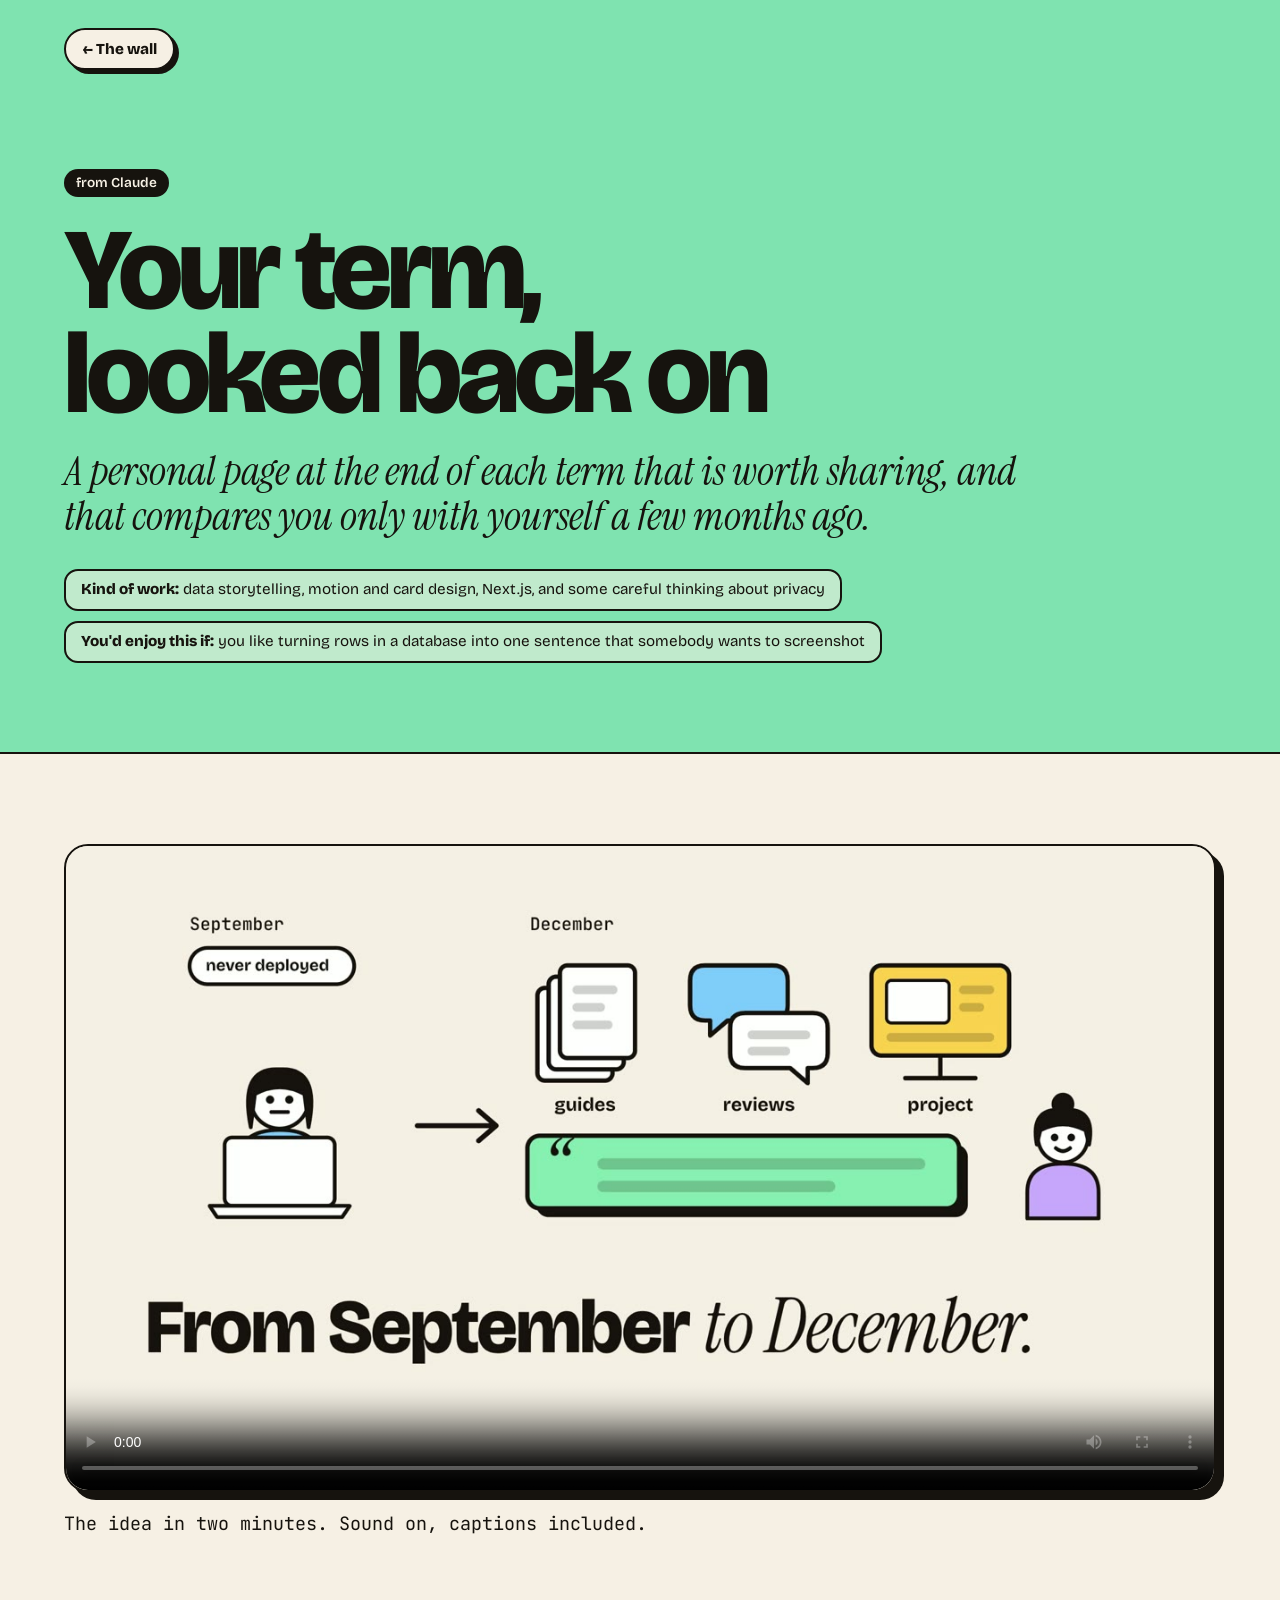
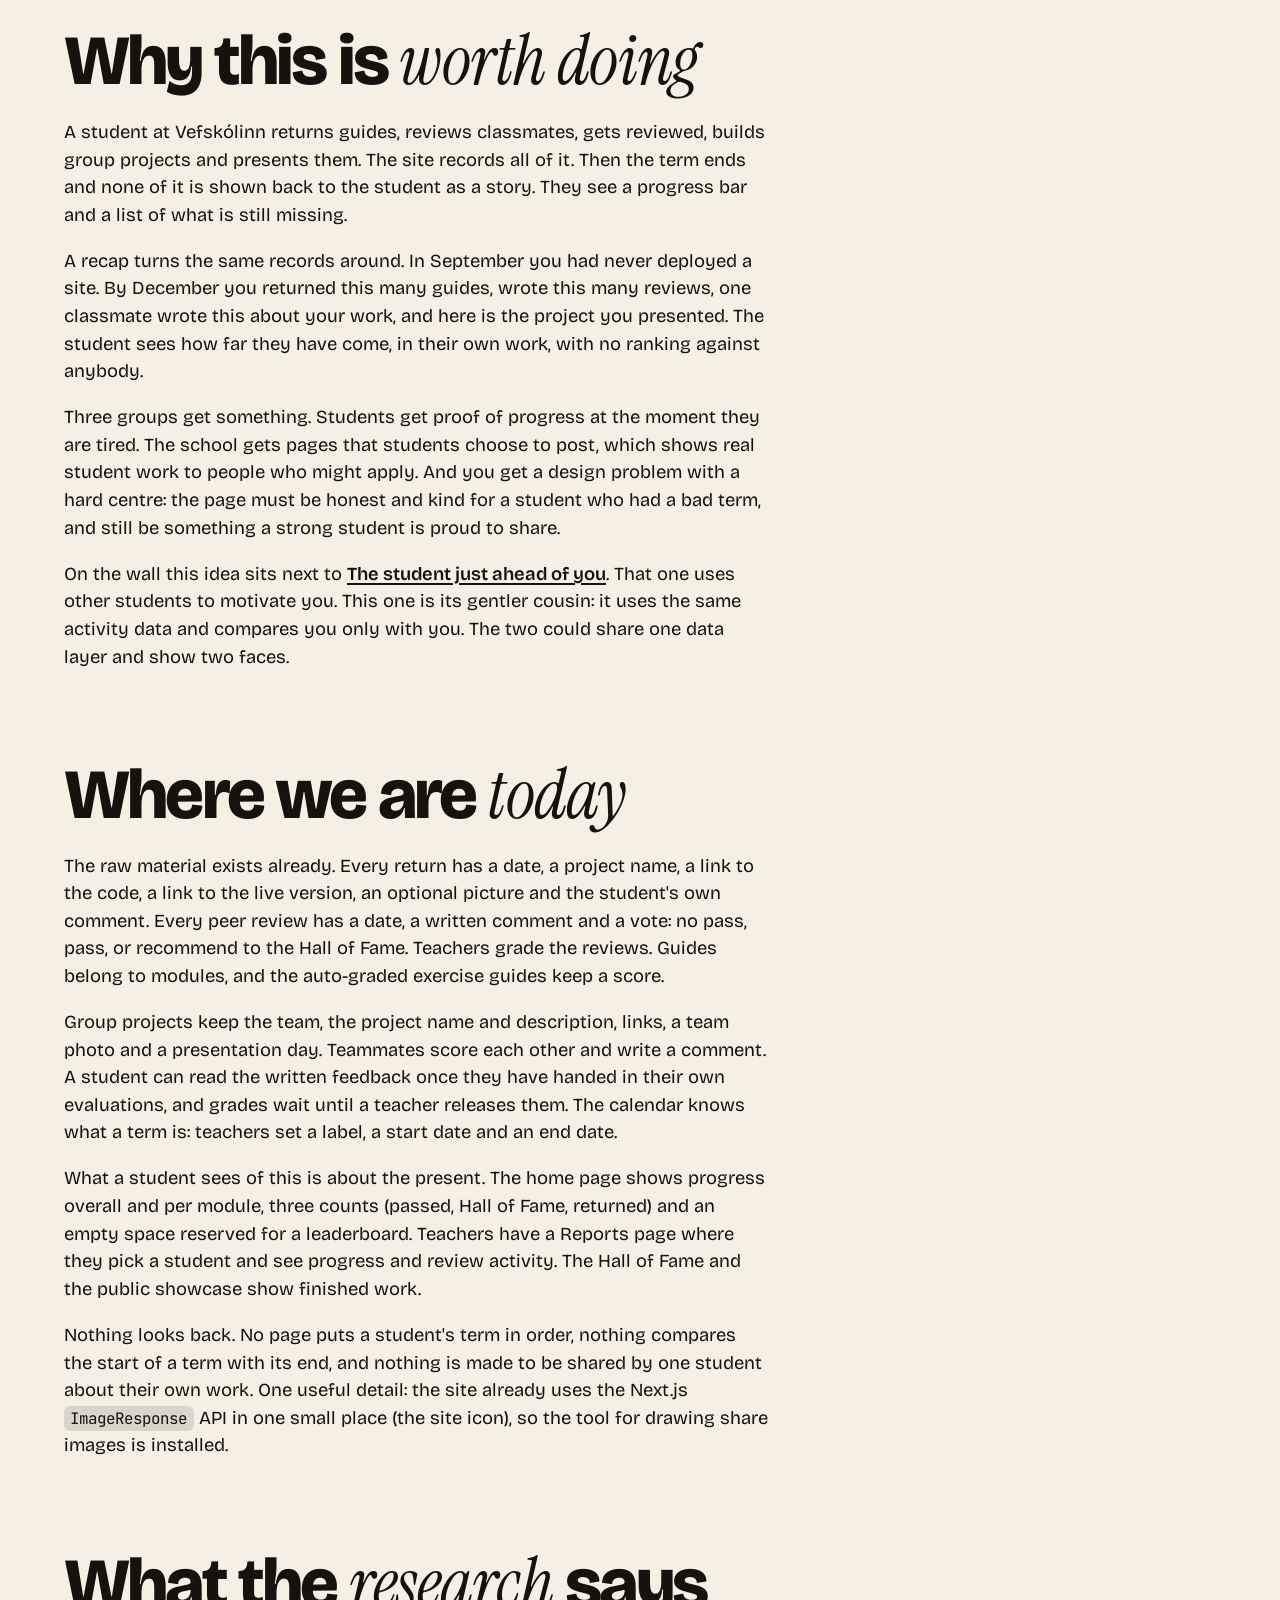
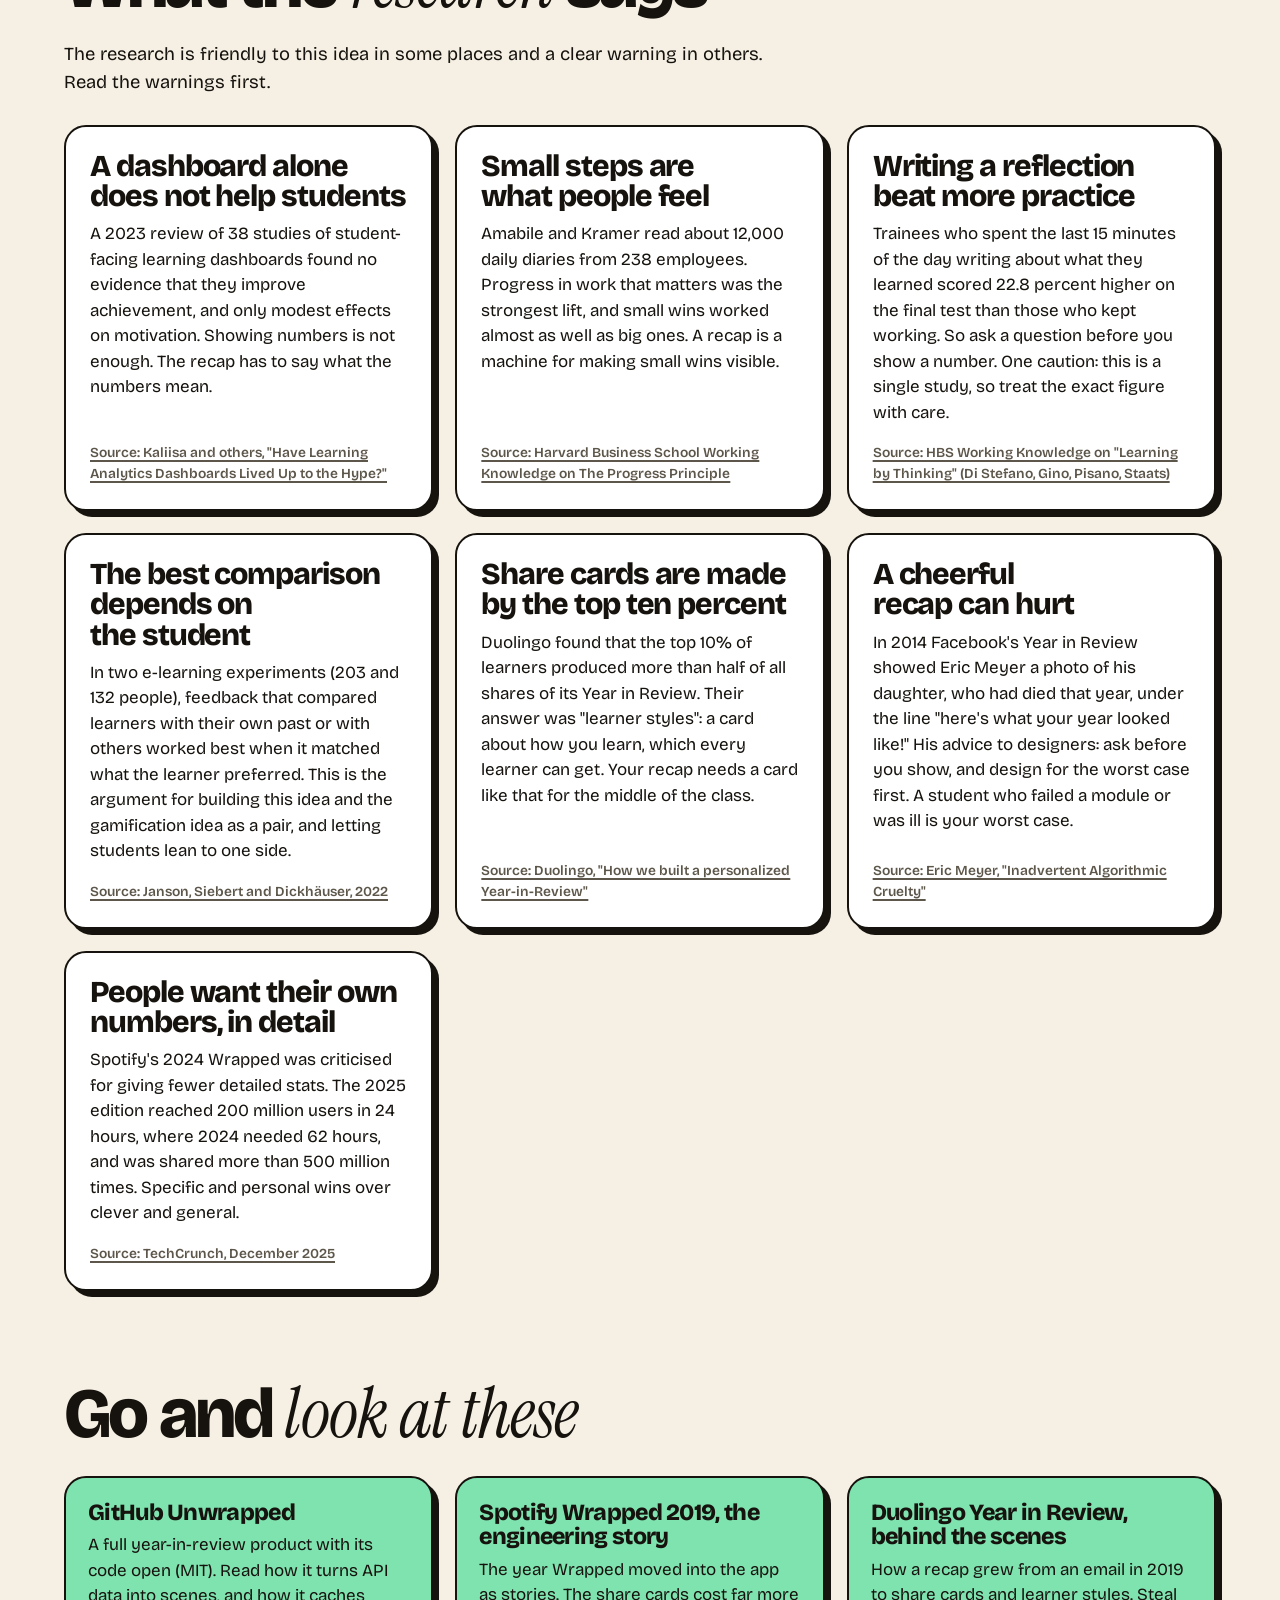
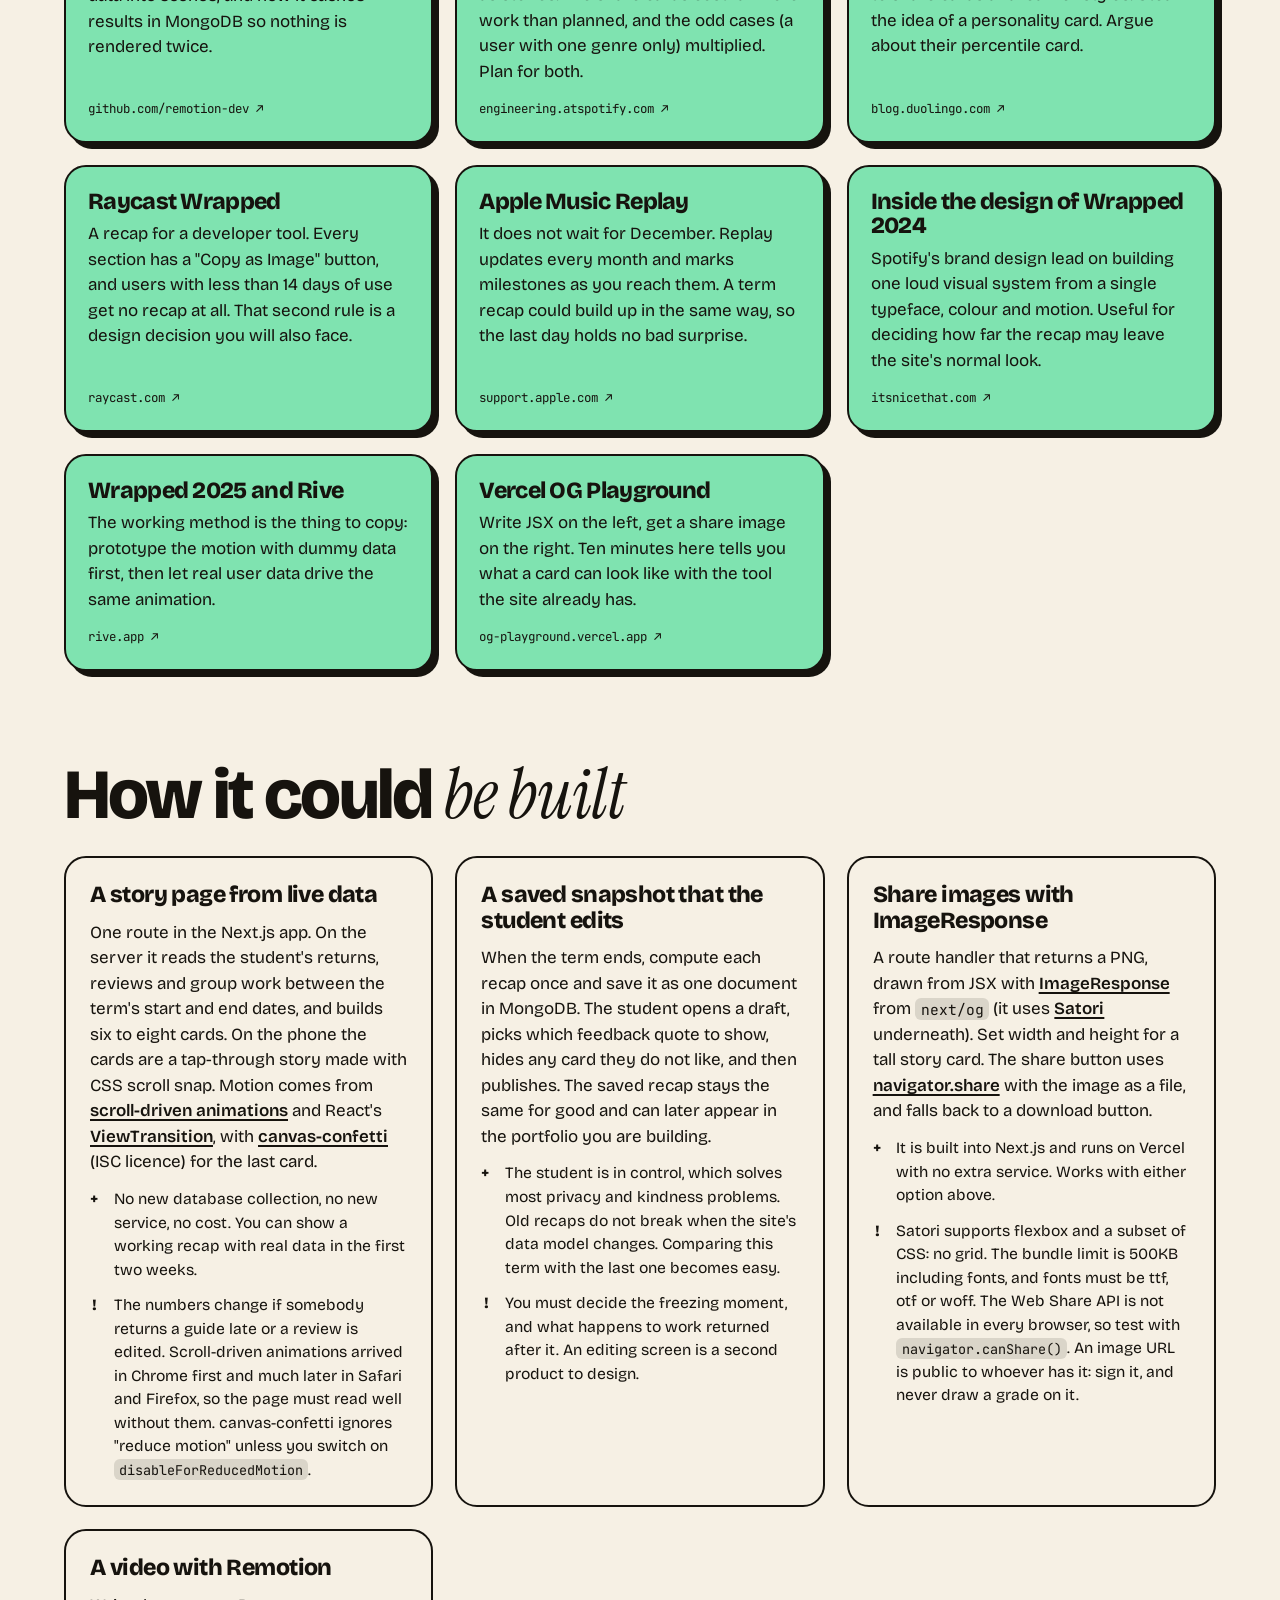
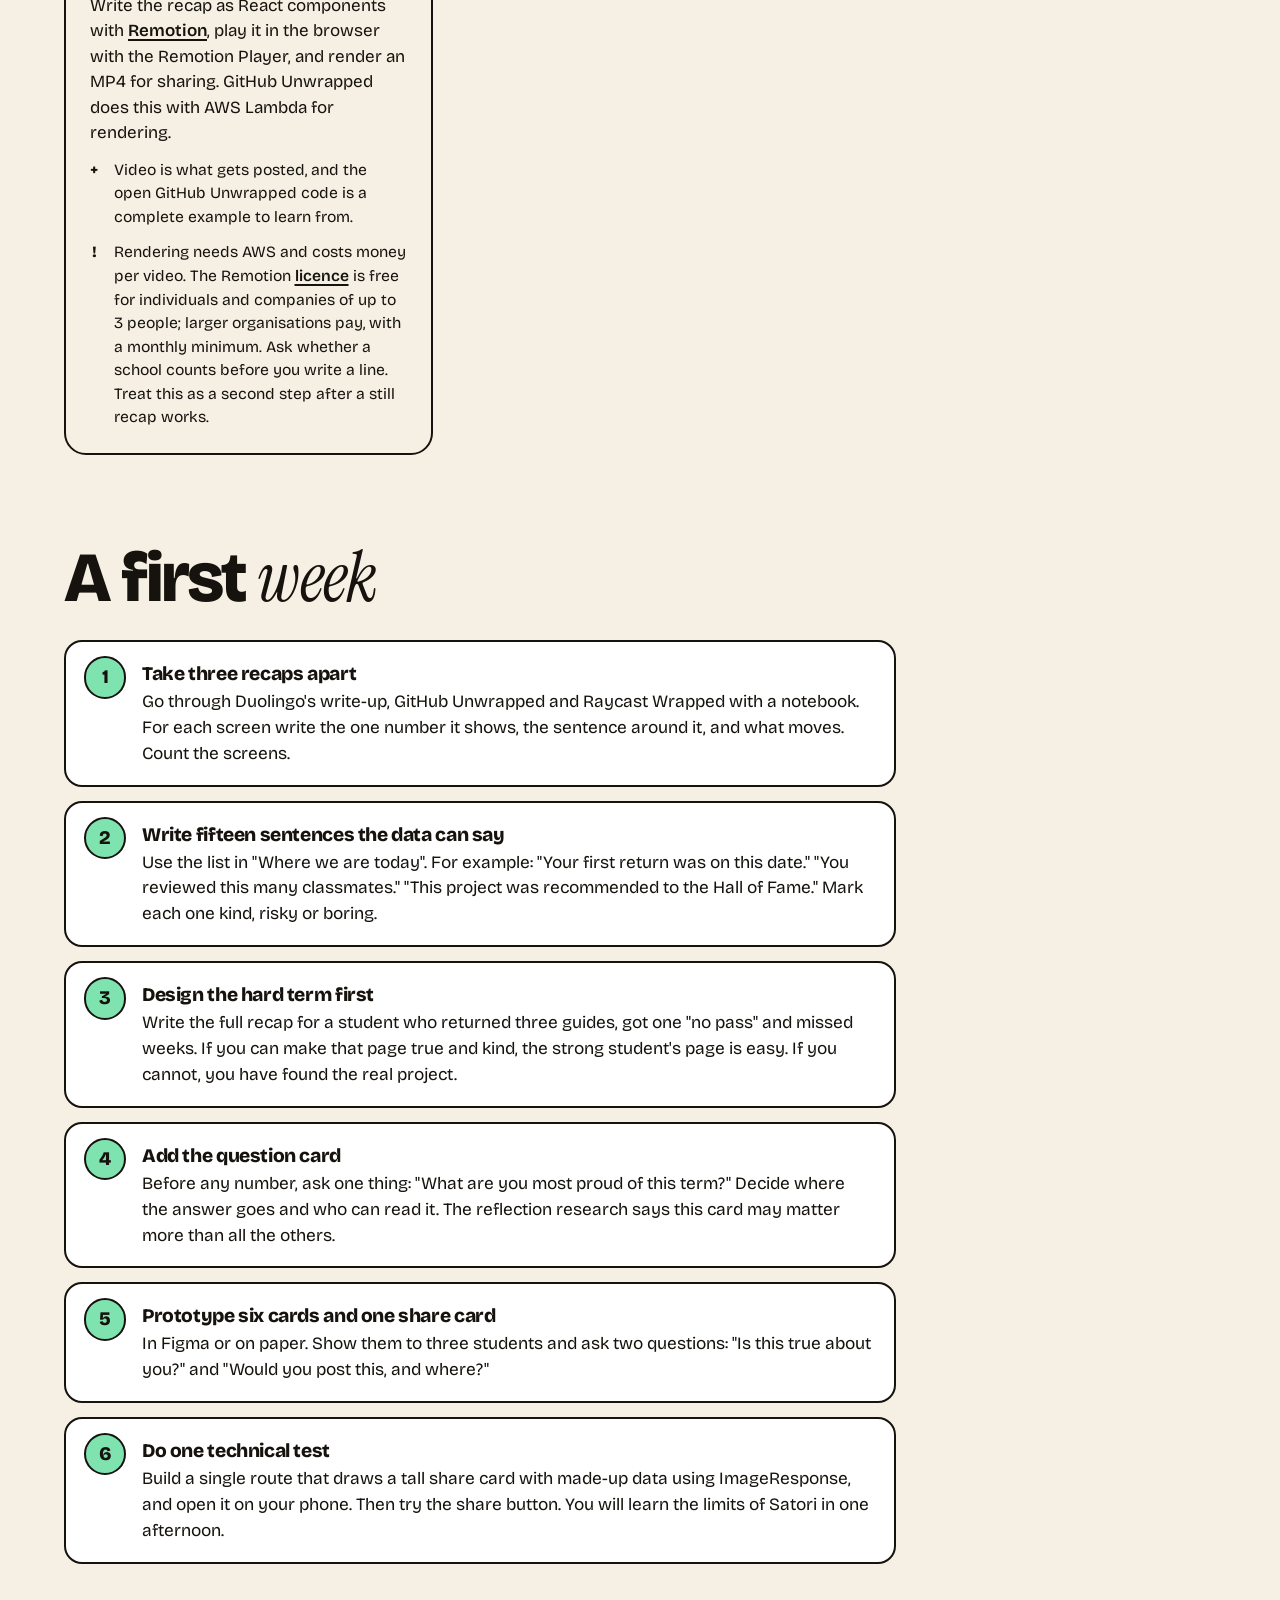
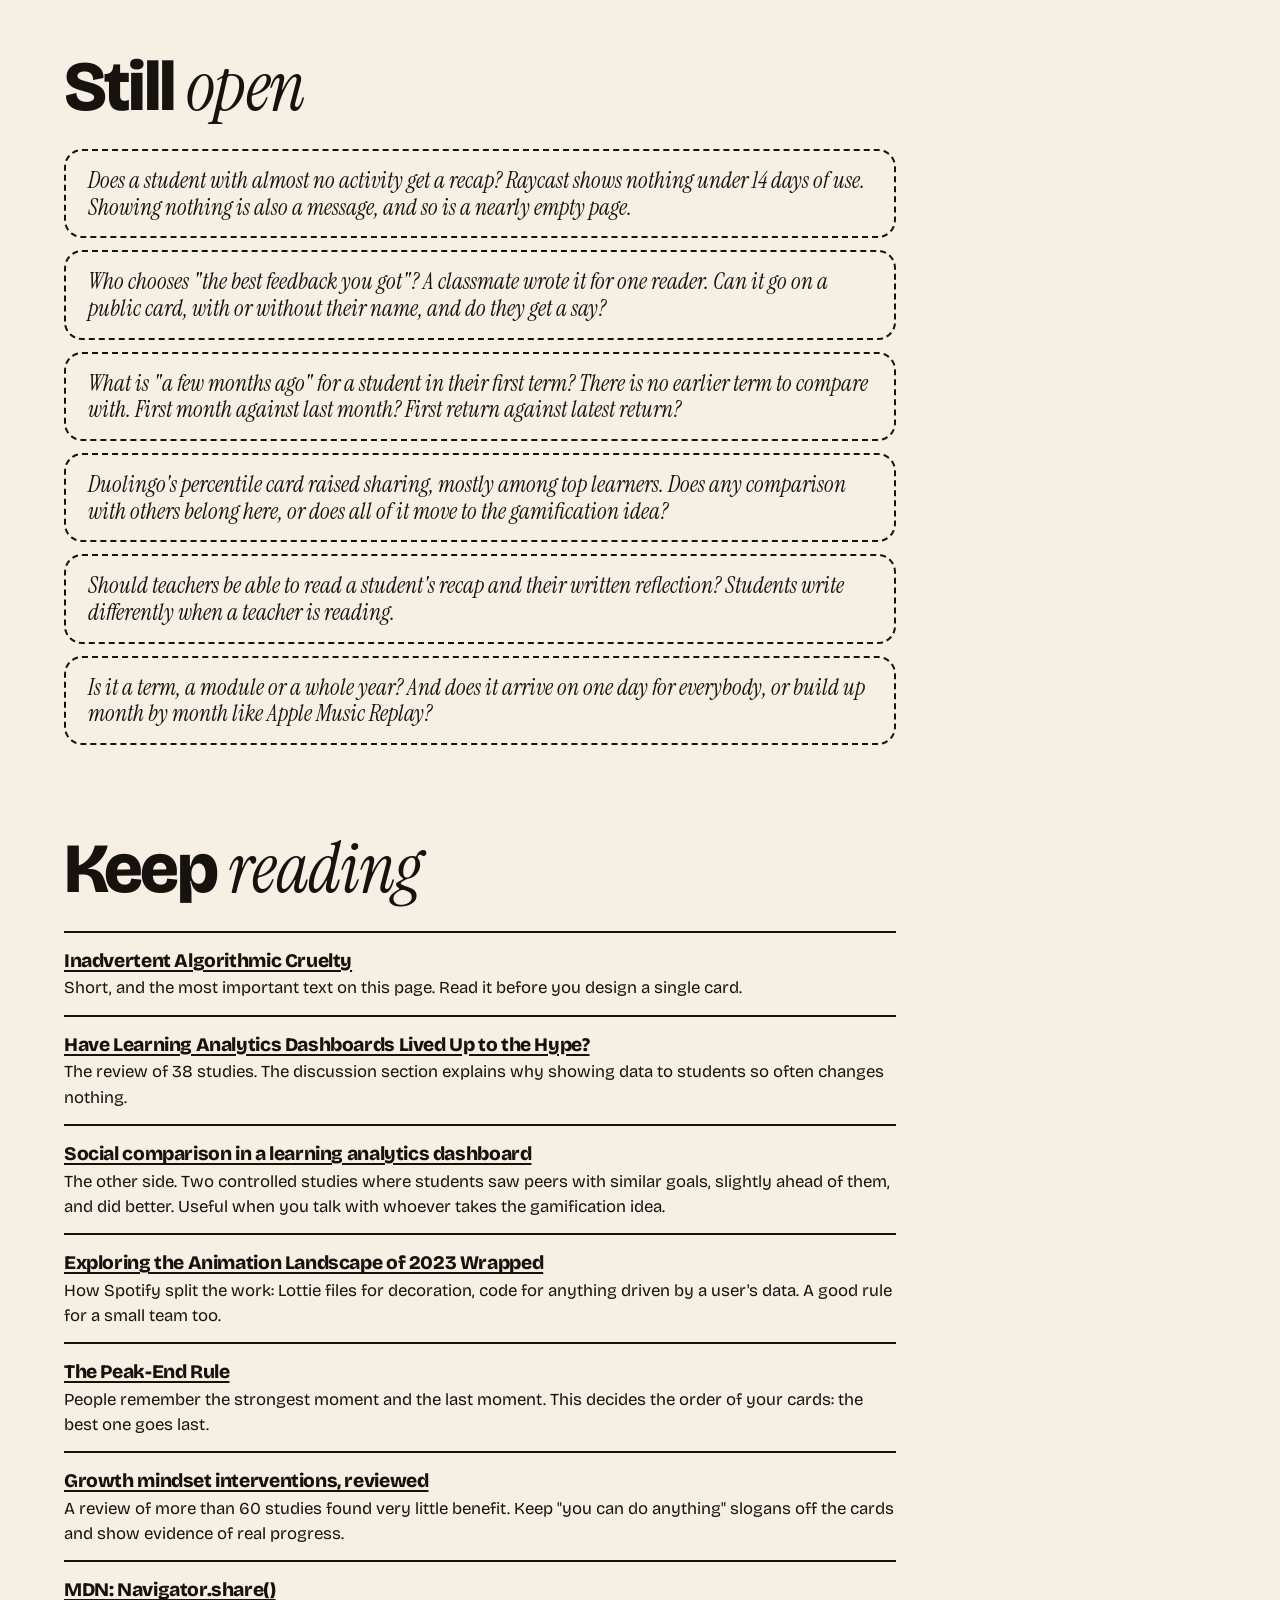
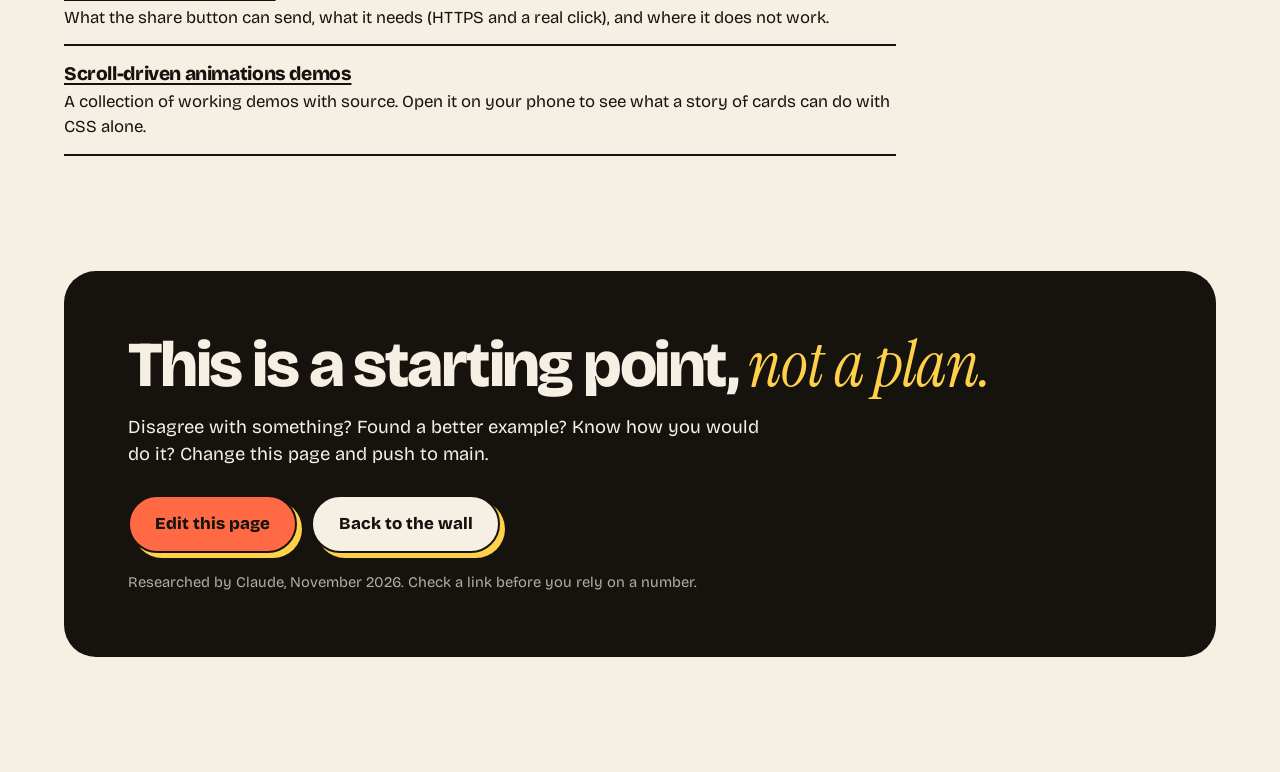
<file: ideas/term-recap.html>
<!doctype html>
<html lang="en">
<head>
  <meta charset="utf-8">
  <meta name="viewport" content="width=device-width, initial-scale=1">
  <title>Your term, looked back on · February is wide open</title>
  <link rel="preconnect" href="https://fonts.googleapis.com">
  <link rel="preconnect" href="https://fonts.gstatic.com" crossorigin>
  <link href="https://fonts.googleapis.com/css2?family=Bricolage+Grotesque:opsz,wght@12..96,400;12..96,600;12..96,800&family=Instrument+Serif:ital@1&family=JetBrains+Mono:wght@400;600&display=swap" rel="stylesheet">
  <link rel="stylesheet" href="../style.css">
</head>

<body class="page" style="--c: var(--c3)">

<header class="page-hero">
  <a class="back" href="../index.html#wall">← The wall</a>
  <p class="from">from Claude</p>
  <h1>Your term, looked back on</h1>
  <p class="pitch">A personal page at the end of each term that is worth sharing, and that compares you only with yourself a few months ago.</p>
  <ul class="glance">
    <li><b>Kind of work:</b> data storytelling, motion and card design, Next.js, and some careful thinking about privacy</li>
    <li><b>You'd enjoy this if:</b> you like turning rows in a database into one sentence that somebody wants to screenshot</li>
  </ul>
</header>

<main class="page-main">

  <section class="film">
    <video controls preload="metadata" playsinline poster="../videos/term-recap.jpg">
      <source src="../videos/term-recap.mp4" type="video/mp4">
      <a href="../videos/term-recap.mp4">Watch the video</a>
    </video>
    <p class="film-note">The idea in two minutes. Sound on, captions included.</p>
  </section>

  <section>
    <h2>Why this is <em>worth doing</em></h2>
    <p>A student at Vefskólinn returns guides, reviews classmates, gets reviewed, builds group projects and presents them. The site records all of it. Then the term ends and none of it is shown back to the student as a story. They see a progress bar and a list of what is still missing.</p>
    <p>A recap turns the same records around. In September you had never deployed a site. By December you returned this many guides, wrote this many reviews, one classmate wrote this about your work, and here is the project you presented. The student sees how far they have come, in their own work, with no ranking against anybody.</p>
    <p>Three groups get something. Students get proof of progress at the moment they are tired. The school gets pages that students choose to post, which shows real student work to people who might apply. And you get a design problem with a hard centre: the page must be honest and kind for a student who had a bad term, and still be something a strong student is proud to share.</p>
    <p>On the wall this idea sits next to <a href="../index.html#wall">The student just ahead of you</a>. That one uses other students to motivate you. This one is its gentler cousin: it uses the same activity data and compares you only with you. The two could share one data layer and show two faces.</p>
  </section>

  <section>
    <h2>Where we are <em>today</em></h2>
    <p>The raw material exists already. Every return has a date, a project name, a link to the code, a link to the live version, an optional picture and the student's own comment. Every peer review has a date, a written comment and a vote: no pass, pass, or recommend to the Hall of Fame. Teachers grade the reviews. Guides belong to modules, and the auto-graded exercise guides keep a score.</p>
    <p>Group projects keep the team, the project name and description, links, a team photo and a presentation day. Teammates score each other and write a comment. A student can read the written feedback once they have handed in their own evaluations, and grades wait until a teacher releases them. The calendar knows what a term is: teachers set a label, a start date and an end date.</p>
    <p>What a student sees of this is about the present. The home page shows progress overall and per module, three counts (passed, Hall of Fame, returned) and an empty space reserved for a leaderboard. Teachers have a Reports page where they pick a student and see progress and review activity. The Hall of Fame and the public showcase show finished work.</p>
    <p>Nothing looks back. No page puts a student's term in order, nothing compares the start of a term with its end, and nothing is made to be shared by one student about their own work. One useful detail: the site already uses the Next.js <code>ImageResponse</code> API in one small place (the site icon), so the tool for drawing share images is installed.</p>
  </section>

  <section>
    <h2>What the <em>research</em> says</h2>
    <p>The research is friendly to this idea in some places and a clear warning in others. Read the warnings first.</p>
    <div class="facts">
      <article class="fact">
        <strong>A dashboard alone does not help students</strong>
        <p>A 2023 review of 38 studies of student-facing learning dashboards found no evidence that they improve achievement, and only modest effects on motivation. Showing numbers is not enough. The recap has to say what the numbers mean.</p>
        <a class="source" href="https://arxiv.org/abs/2312.15042">Source: Kaliisa and others, "Have Learning Analytics Dashboards Lived Up to the Hype?"</a>
      </article>
      <article class="fact">
        <strong>Small steps are what people feel</strong>
        <p>Amabile and Kramer read about 12,000 daily diaries from 238 employees. Progress in work that matters was the strongest lift, and small wins worked almost as well as big ones. A recap is a machine for making small wins visible.</p>
        <a class="source" href="https://www.library.hbs.edu/working-knowledge/how-small-wins-unleash-creativity">Source: Harvard Business School Working Knowledge on The Progress Principle</a>
      </article>
      <article class="fact">
        <strong>Writing a reflection beat more practice</strong>
        <p>Trainees who spent the last 15 minutes of the day writing about what they learned scored 22.8 percent higher on the final test than those who kept working. So ask a question before you show a number. One caution: this is a single study, so treat the exact figure with care.</p>
        <a class="source" href="https://www.library.hbs.edu/working-knowledge/reflecting-on-work-improves-job-performance">Source: HBS Working Knowledge on "Learning by Thinking" (Di Stefano, Gino, Pisano, Staats)</a>
      </article>
      <article class="fact">
        <strong>The best comparison depends on the student</strong>
        <p>In two e-learning experiments (203 and 132 people), feedback that compared learners with their own past or with others worked best when it matched what the learner preferred. This is the argument for building this idea and the gamification idea as a pair, and letting students lean to one side.</p>
        <a class="source" href="https://madoc.bib.uni-mannheim.de/63891/">Source: Janson, Siebert and Dickhäuser, 2022</a>
      </article>
      <article class="fact">
        <strong>Share cards are made by the top ten percent</strong>
        <p>Duolingo found that the top 10% of learners produced more than half of all shares of its Year in Review. Their answer was "learner styles": a card about how you learn, which every learner can get. Your recap needs a card like that for the middle of the class.</p>
        <a class="source" href="https://blog.duolingo.com/year-in-review-behind-the-scenes/">Source: Duolingo, "How we built a personalized Year-in-Review"</a>
      </article>
      <article class="fact">
        <strong>A cheerful recap can hurt</strong>
        <p>In 2014 Facebook's Year in Review showed Eric Meyer a photo of his daughter, who had died that year, under the line "here's what your year looked like!" His advice to designers: ask before you show, and design for the worst case first. A student who failed a module or was ill is your worst case.</p>
        <a class="source" href="https://meyerweb.com/eric/thoughts/2014/12/24/inadvertent-algorithmic-cruelty/">Source: Eric Meyer, "Inadvertent Algorithmic Cruelty"</a>
      </article>
      <article class="fact">
        <strong>People want their own numbers, in detail</strong>
        <p>Spotify's 2024 Wrapped was criticised for giving fewer detailed stats. The 2025 edition reached 200 million users in 24 hours, where 2024 needed 62 hours, and was shared more than 500 million times. Specific and personal wins over clever and general.</p>
        <a class="source" href="https://techcrunch.com/2025/12/04/spotify-says-wrapped-2025-is-its-biggest-yet-with-200m-users-in-its-first-day/">Source: TechCrunch, December 2025</a>
      </article>
    </div>
  </section>

  <section>
    <h2>Go and <em>look at these</em></h2>
    <div class="inspo">
      <a class="inspo-card" href="https://github.com/remotion-dev/github-unwrapped">
        <strong>GitHub Unwrapped</strong>
        <span>A full year-in-review product with its code open (MIT). Read how it turns API data into scenes, and how it caches results in MongoDB so nothing is rendered twice.</span>
        <small>github.com/remotion-dev</small>
      </a>
      <a class="inspo-card" href="https://engineering.atspotify.com/2020/9/spotify-unwrapped-2019-how-we-built-an-in-app-experience-just-for-you">
        <strong>Spotify Wrapped 2019, the engineering story</strong>
        <span>The year Wrapped moved into the app as stories. The share cards cost far more work than planned, and the odd cases (a user with one genre only) multiplied. Plan for both.</span>
        <small>engineering.atspotify.com</small>
      </a>
      <a class="inspo-card" href="https://blog.duolingo.com/year-in-review-behind-the-scenes/">
        <strong>Duolingo Year in Review, behind the scenes</strong>
        <span>How a recap grew from an email in 2019 to share cards and learner styles. Steal the idea of a personality card. Argue about their percentile card.</span>
        <small>blog.duolingo.com</small>
      </a>
      <a class="inspo-card" href="https://www.raycast.com/changelog/1-104-0">
        <strong>Raycast Wrapped</strong>
        <span>A recap for a developer tool. Every section has a "Copy as Image" button, and users with less than 14 days of use get no recap at all. That second rule is a design decision you will also face.</span>
        <small>raycast.com</small>
      </a>
      <a class="inspo-card" href="https://support.apple.com/en-us/109356">
        <strong>Apple Music Replay</strong>
        <span>It does not wait for December. Replay updates every month and marks milestones as you reach them. A term recap could build up in the same way, so the last day holds no bad surprise.</span>
        <small>support.apple.com</small>
      </a>
      <a class="inspo-card" href="https://itsnicethat.com/features/spotify-wrapped-2024-graphic-design-041224">
        <strong>Inside the design of Wrapped 2024</strong>
        <span>Spotify's brand design lead on building one loud visual system from a single typeface, colour and motion. Useful for deciding how far the recap may leave the site's normal look.</span>
        <small>itsnicethat.com</small>
      </a>
      <a class="inspo-card" href="https://rive.app/blog/spotify-used-rive-for-spotify-wrapped-2025">
        <strong>Wrapped 2025 and Rive</strong>
        <span>The working method is the thing to copy: prototype the motion with dummy data first, then let real user data drive the same animation.</span>
        <small>rive.app</small>
      </a>
      <a class="inspo-card" href="https://og-playground.vercel.app/">
        <strong>Vercel OG Playground</strong>
        <span>Write JSX on the left, get a share image on the right. Ten minutes here tells you what a card can look like with the tool the site already has.</span>
        <small>og-playground.vercel.app</small>
      </a>
    </div>
  </section>

  <section>
    <h2>How it could <em>be built</em></h2>
    <div class="options">
      <article class="option">
        <h3>A story page from live data</h3>
        <p>One route in the Next.js app. On the server it reads the student's returns, reviews and group work between the term's start and end dates, and builds six to eight cards. On the phone the cards are a tap-through story made with CSS scroll snap. Motion comes from <a href="https://developer.chrome.com/docs/css-ui/scroll-driven-animations">scroll-driven animations</a> and React's <a href="https://nextjs.org/docs/app/guides/view-transitions">ViewTransition</a>, with <a href="https://github.com/catdad/canvas-confetti">canvas-confetti</a> (ISC licence) for the last card.</p>
        <p class="good">No new database collection, no new service, no cost. You can show a working recap with real data in the first two weeks.</p>
        <p class="watch">The numbers change if somebody returns a guide late or a review is edited. Scroll-driven animations arrived in Chrome first and much later in Safari and Firefox, so the page must read well without them. canvas-confetti ignores "reduce motion" unless you switch on <code>disableForReducedMotion</code>.</p>
      </article>
      <article class="option">
        <h3>A saved snapshot that the student edits</h3>
        <p>When the term ends, compute each recap once and save it as one document in MongoDB. The student opens a draft, picks which feedback quote to show, hides any card they do not like, and then publishes. The saved recap stays the same for good and can later appear in the portfolio you are building.</p>
        <p class="good">The student is in control, which solves most privacy and kindness problems. Old recaps do not break when the site's data model changes. Comparing this term with the last one becomes easy.</p>
        <p class="watch">You must decide the freezing moment, and what happens to work returned after it. An editing screen is a second product to design.</p>
      </article>
      <article class="option">
        <h3>Share images with ImageResponse</h3>
        <p>A route handler that returns a PNG, drawn from JSX with <a href="https://nextjs.org/docs/app/api-reference/functions/image-response">ImageResponse</a> from <code>next/og</code> (it uses <a href="https://github.com/vercel/satori">Satori</a> underneath). Set width and height for a tall story card. The share button uses <a href="https://developer.mozilla.org/en-US/docs/Web/API/Navigator/share">navigator.share</a> with the image as a file, and falls back to a download button.</p>
        <p class="good">It is built into Next.js and runs on Vercel with no extra service. Works with either option above.</p>
        <p class="watch">Satori supports flexbox and a subset of CSS: no grid. The bundle limit is 500KB including fonts, and fonts must be ttf, otf or woff. The Web Share API is not available in every browser, so test with <code>navigator.canShare()</code>. An image URL is public to whoever has it: sign it, and never draw a grade on it.</p>
      </article>
      <article class="option">
        <h3>A video with Remotion</h3>
        <p>Write the recap as React components with <a href="https://www.remotion.dev/docs/player">Remotion</a>, play it in the browser with the Remotion Player, and render an MP4 for sharing. GitHub Unwrapped does this with AWS Lambda for rendering.</p>
        <p class="good">Video is what gets posted, and the open GitHub Unwrapped code is a complete example to learn from.</p>
        <p class="watch">Rendering needs AWS and costs money per video. The Remotion <a href="https://www.remotion.dev/docs/license/pricing">licence</a> is free for individuals and companies of up to 3 people; larger organisations pay, with a monthly minimum. Ask whether a school counts before you write a line. Treat this as a second step after a still recap works.</p>
      </article>
    </div>
  </section>

  <section>
    <h2>A first <em>week</em></h2>
    <ol class="plan">
      <li><strong>Take three recaps apart</strong> Go through Duolingo's write-up, GitHub Unwrapped and Raycast Wrapped with a notebook. For each screen write the one number it shows, the sentence around it, and what moves. Count the screens.</li>
      <li><strong>Write fifteen sentences the data can say</strong> Use the list in "Where we are today". For example: "Your first return was on this date." "You reviewed this many classmates." "This project was recommended to the Hall of Fame." Mark each one kind, risky or boring.</li>
      <li><strong>Design the hard term first</strong> Write the full recap for a student who returned three guides, got one "no pass" and missed weeks. If you can make that page true and kind, the strong student's page is easy. If you cannot, you have found the real project.</li>
      <li><strong>Add the question card</strong> Before any number, ask one thing: "What are you most proud of this term?" Decide where the answer goes and who can read it. The reflection research says this card may matter more than all the others.</li>
      <li><strong>Prototype six cards and one share card</strong> In Figma or on paper. Show them to three students and ask two questions: "Is this true about you?" and "Would you post this, and where?"</li>
      <li><strong>Do one technical test</strong> Build a single route that draws a tall share card with made-up data using ImageResponse, and open it on your phone. Then try the share button. You will learn the limits of Satori in one afternoon.</li>
    </ol>
  </section>

  <section>
    <h2>Still <em>open</em></h2>
    <ul class="questions">
      <li>Does a student with almost no activity get a recap? Raycast shows nothing under 14 days of use. Showing nothing is also a message, and so is a nearly empty page.</li>
      <li>Who chooses "the best feedback you got"? A classmate wrote it for one reader. Can it go on a public card, with or without their name, and do they get a say?</li>
      <li>What is "a few months ago" for a student in their first term? There is no earlier term to compare with. First month against last month? First return against latest return?</li>
      <li>Duolingo's percentile card raised sharing, mostly among top learners. Does any comparison with others belong here, or does all of it move to the gamification idea?</li>
      <li>Should teachers be able to read a student's recap and their written reflection? Students write differently when a teacher is reading.</li>
      <li>Is it a term, a module or a whole year? And does it arrive on one day for everybody, or build up month by month like Apple Music Replay?</li>
    </ul>
  </section>

  <section>
    <h2>Keep <em>reading</em></h2>
    <ul class="links">
      <li><a href="https://meyerweb.com/eric/thoughts/2014/12/24/inadvertent-algorithmic-cruelty/">Inadvertent Algorithmic Cruelty</a> Short, and the most important text on this page. Read it before you design a single card.</li>
      <li><a href="https://arxiv.org/abs/2312.15042">Have Learning Analytics Dashboards Lived Up to the Hype?</a> The review of 38 studies. The discussion section explains why showing data to students so often changes nothing.</li>
      <li><a href="https://research.hva.nl/en/publications/social-comparison-in-learning-analytics-dashboard-supporting-moti/">Social comparison in a learning analytics dashboard</a> The other side. Two controlled studies where students saw peers with similar goals, slightly ahead of them, and did better. Useful when you talk with whoever takes the gamification idea.</li>
      <li><a href="https://engineering.atspotify.com/2024/1/exploring-the-animation-landscape-of-2023-wrapped">Exploring the Animation Landscape of 2023 Wrapped</a> How Spotify split the work: Lottie files for decoration, code for anything driven by a user's data. A good rule for a small team too.</li>
      <li><a href="https://www.nngroup.com/articles/peak-end-rule/">The Peak-End Rule</a> People remember the strongest moment and the last moment. This decides the order of your cards: the best one goes last.</li>
      <li><a href="https://case.edu/news/researchers-education-intervention-doesnt-live-promise">Growth mindset interventions, reviewed</a> A review of more than 60 studies found very little benefit. Keep "you can do anything" slogans off the cards and show evidence of real progress.</li>
      <li><a href="https://developer.mozilla.org/en-US/docs/Web/API/Navigator/share">MDN: Navigator.share()</a> What the share button can send, what it needs (HTTPS and a real click), and where it does not work.</li>
      <li><a href="https://scroll-driven-animations.style/">Scroll-driven animations demos</a> A collection of working demos with source. Open it on your phone to see what a story of cards can do with CSS alone.</li>
    </ul>
  </section>

</main>

<section class="page-cta">
  <h2>This is a starting point, <em>not a plan.</em></h2>
  <p>Disagree with something? Found a better example? Know how you would do it? Change this page and push to main.</p>
  <div class="hero-actions">
    <a class="btn btn-solid" href="https://github.com/ellertsmari/Internship-ideas/edit/main/ideas/term-recap.html">Edit this page</a>
    <a class="btn" href="../index.html#wall">Back to the wall</a>
  </div>
  <p class="note">Researched by Claude, November 2026. Check a link before you rely on a number.</p>
</section>

</body>
</html>
</file>
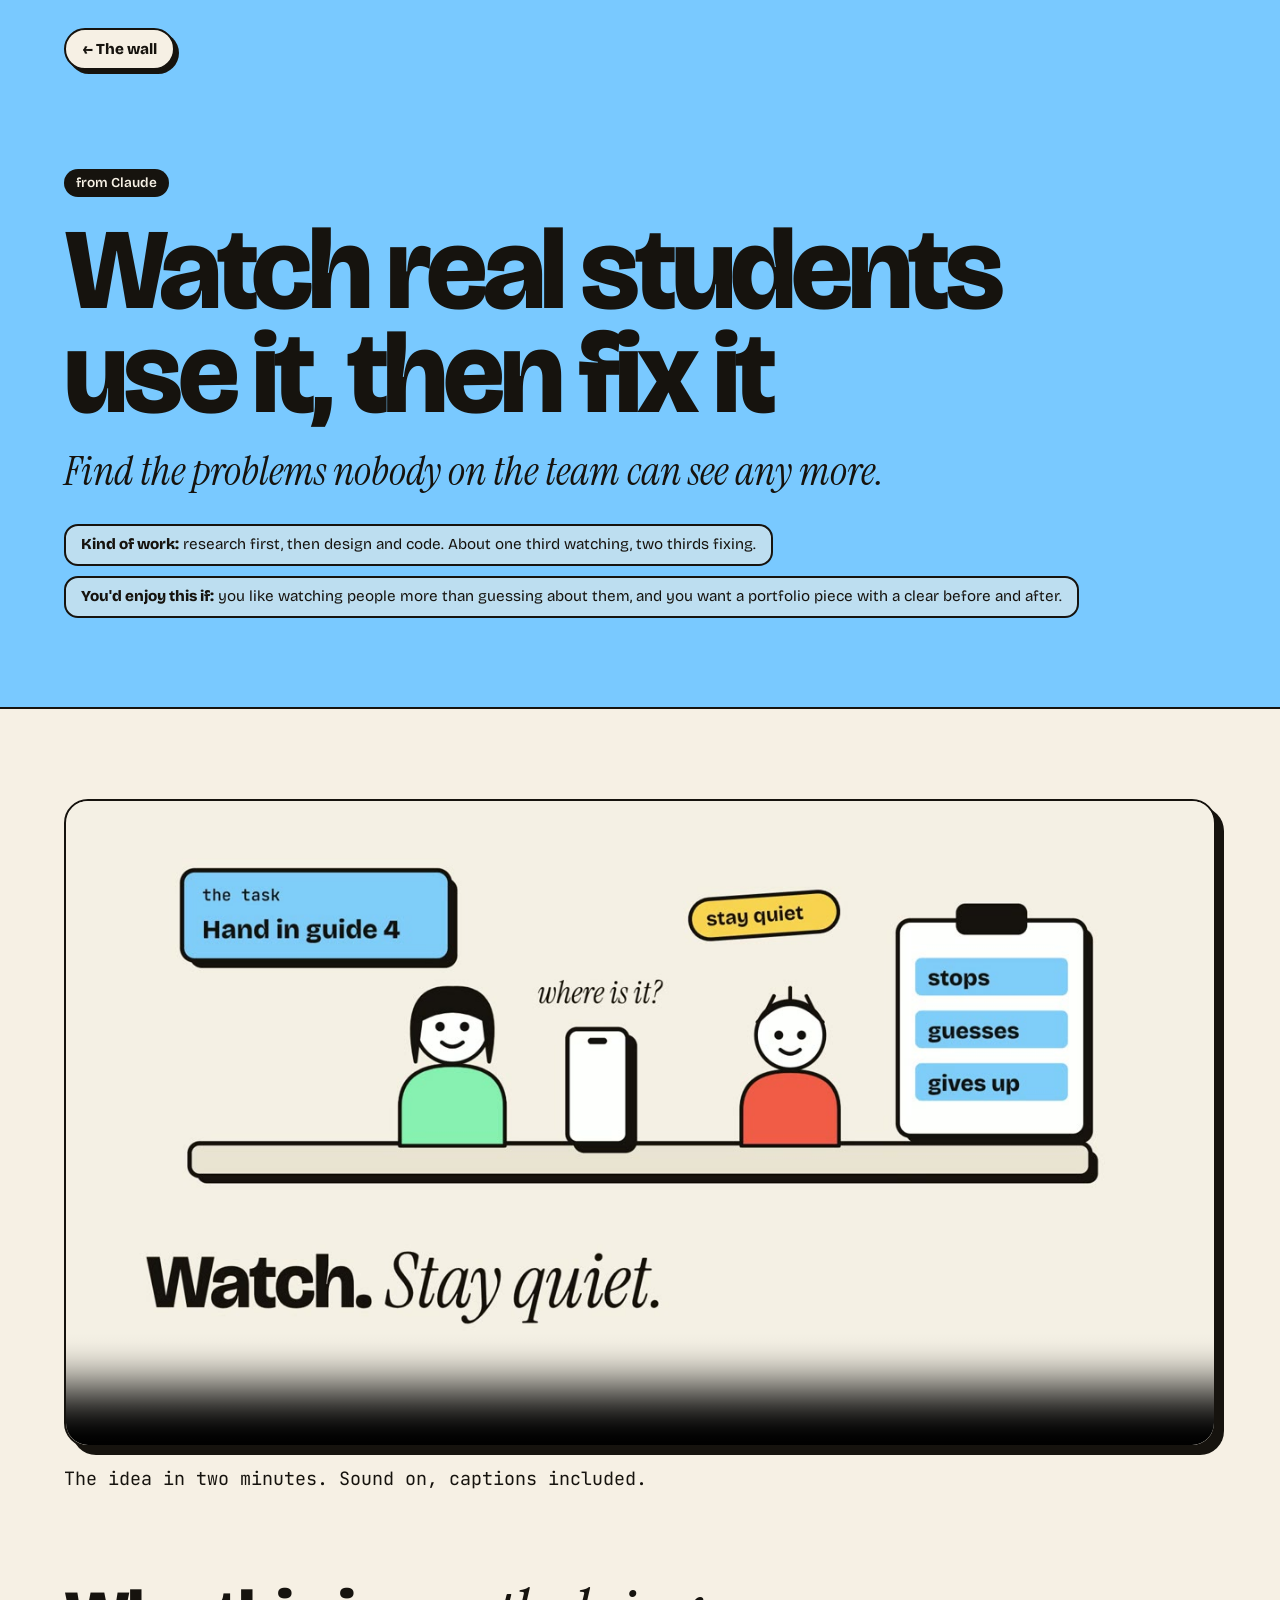
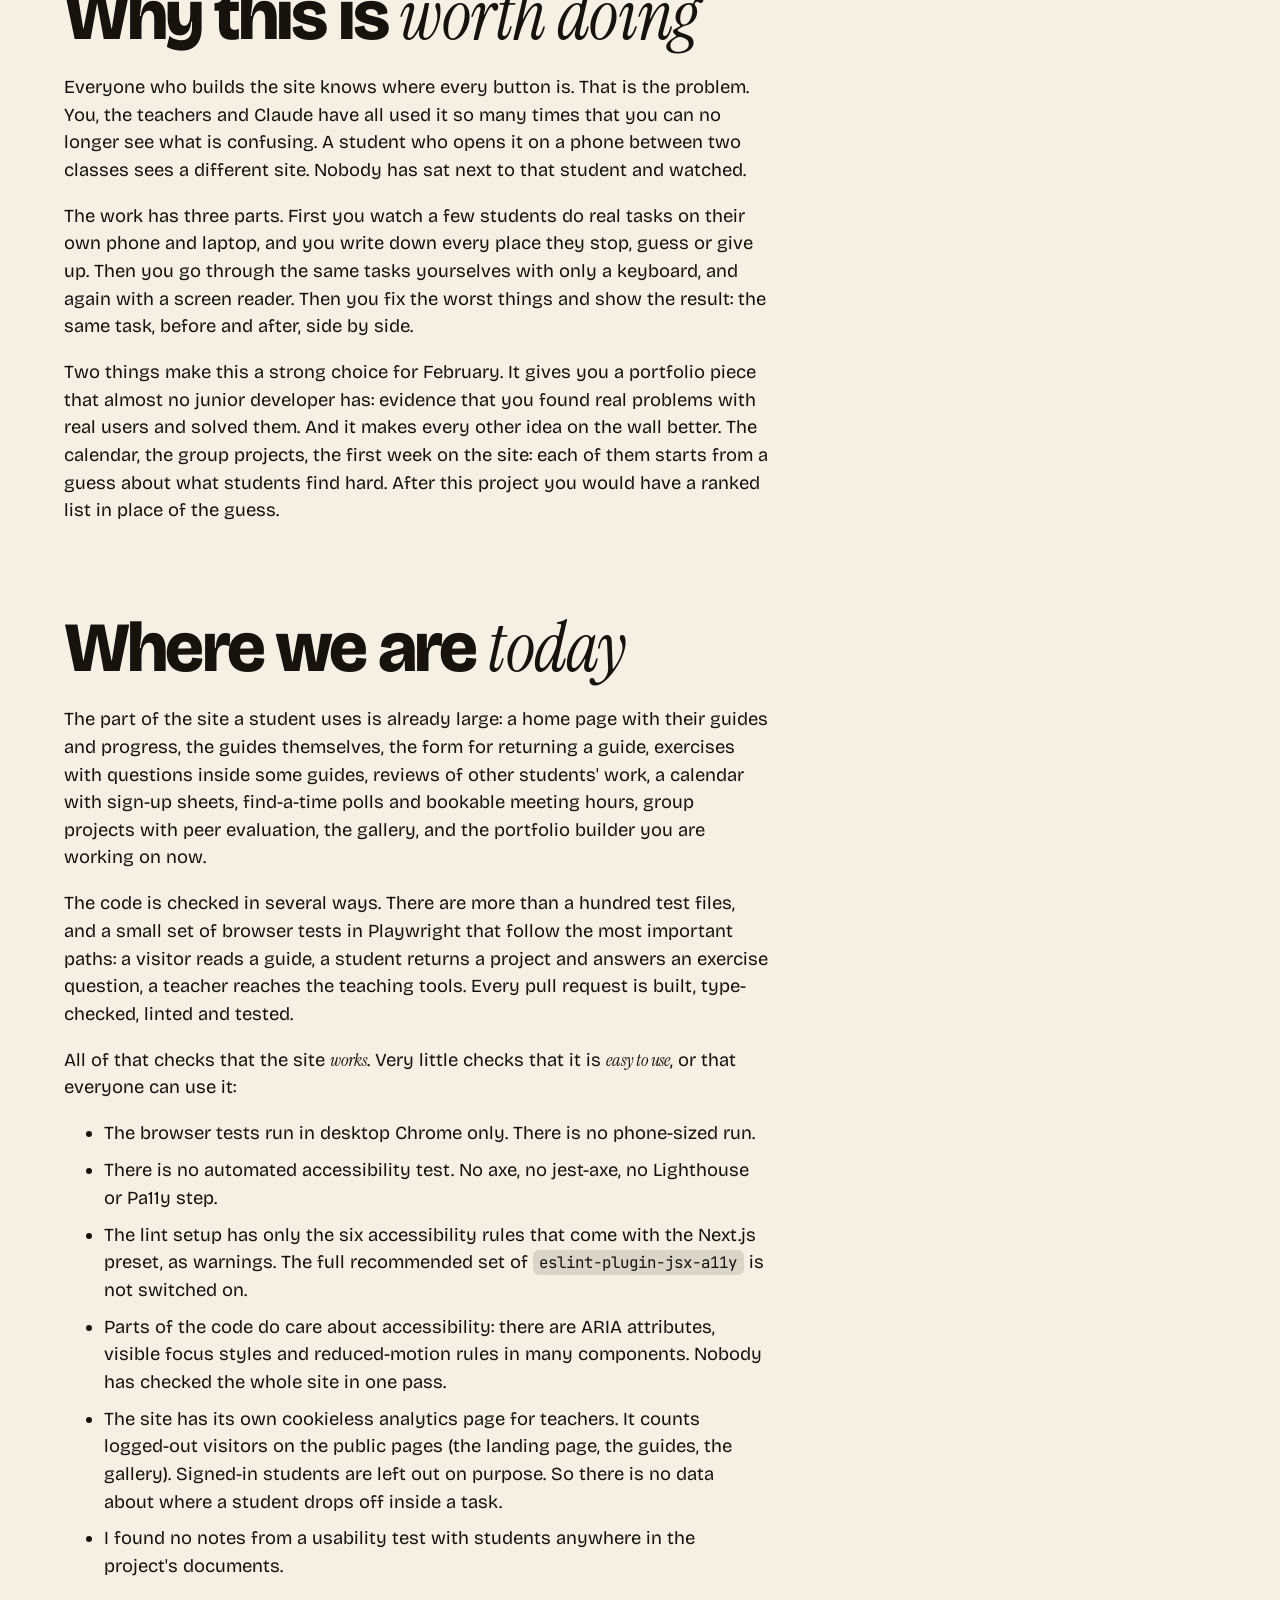
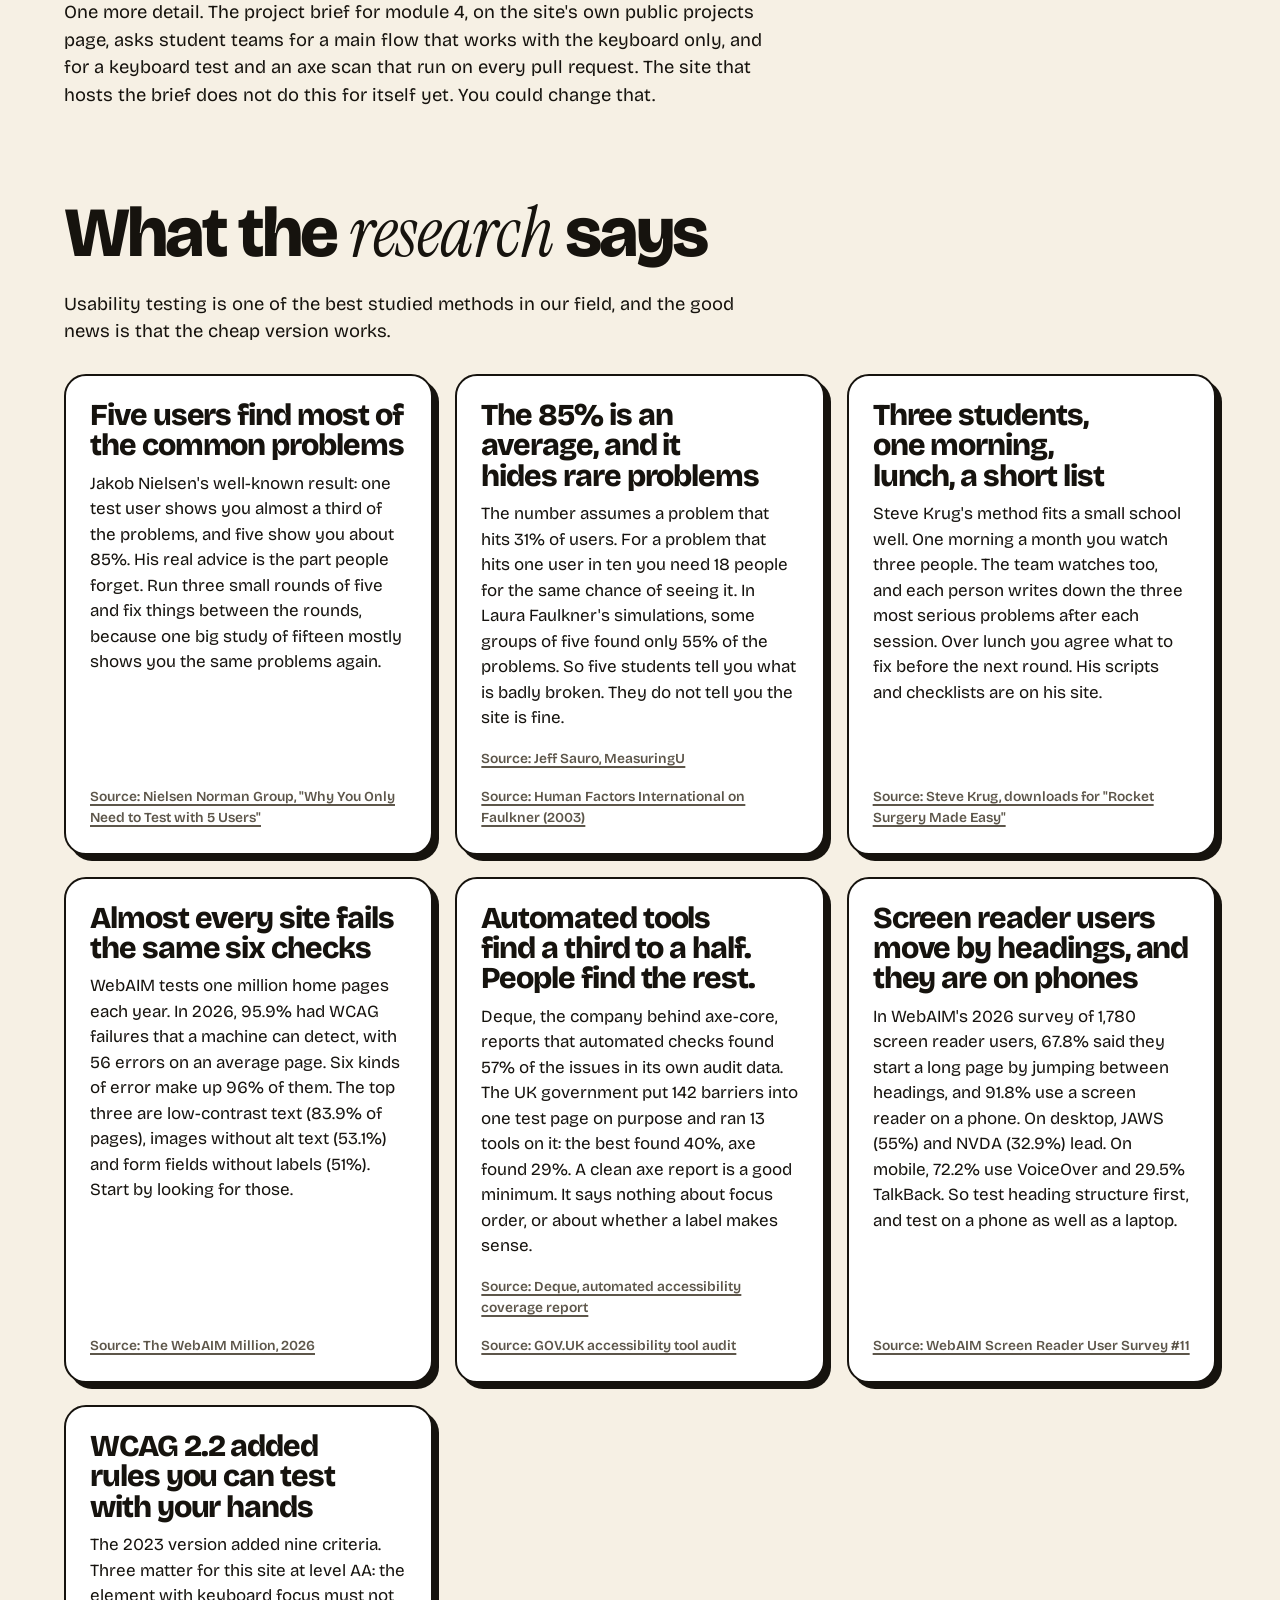
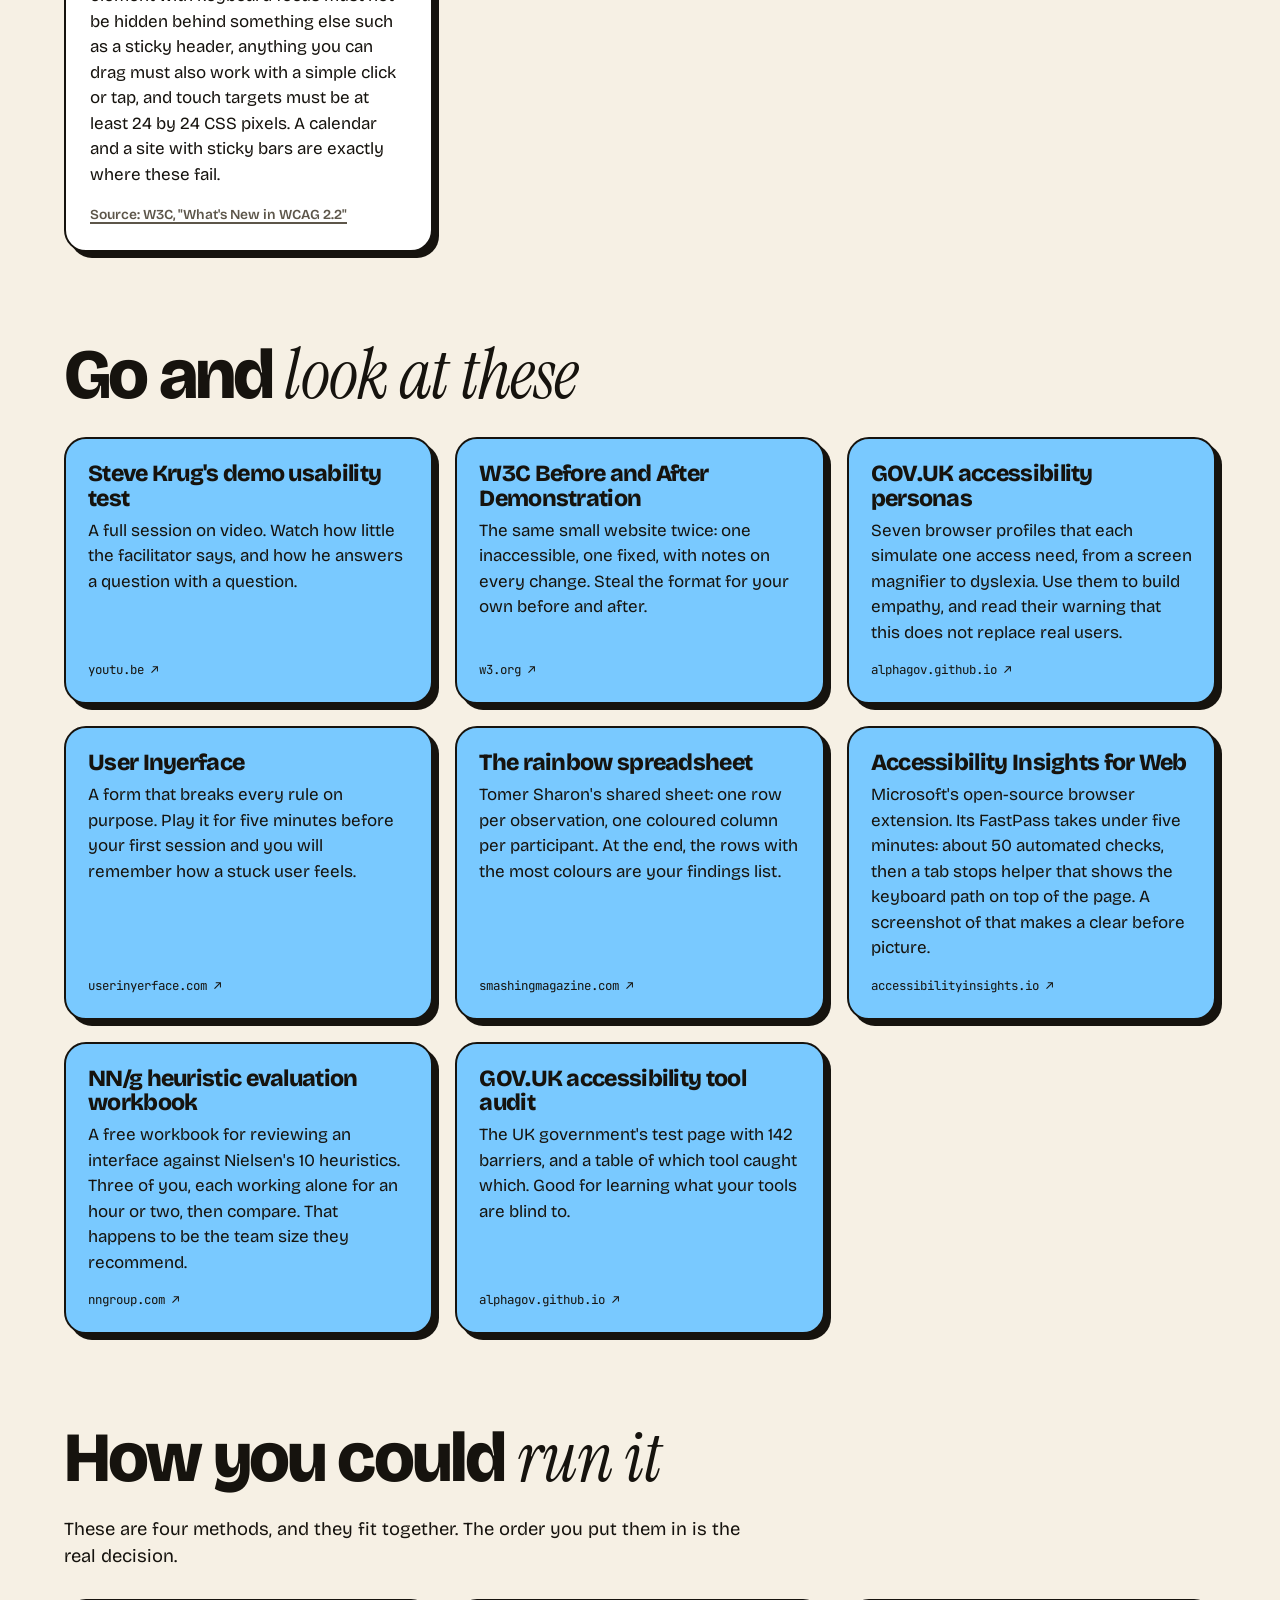
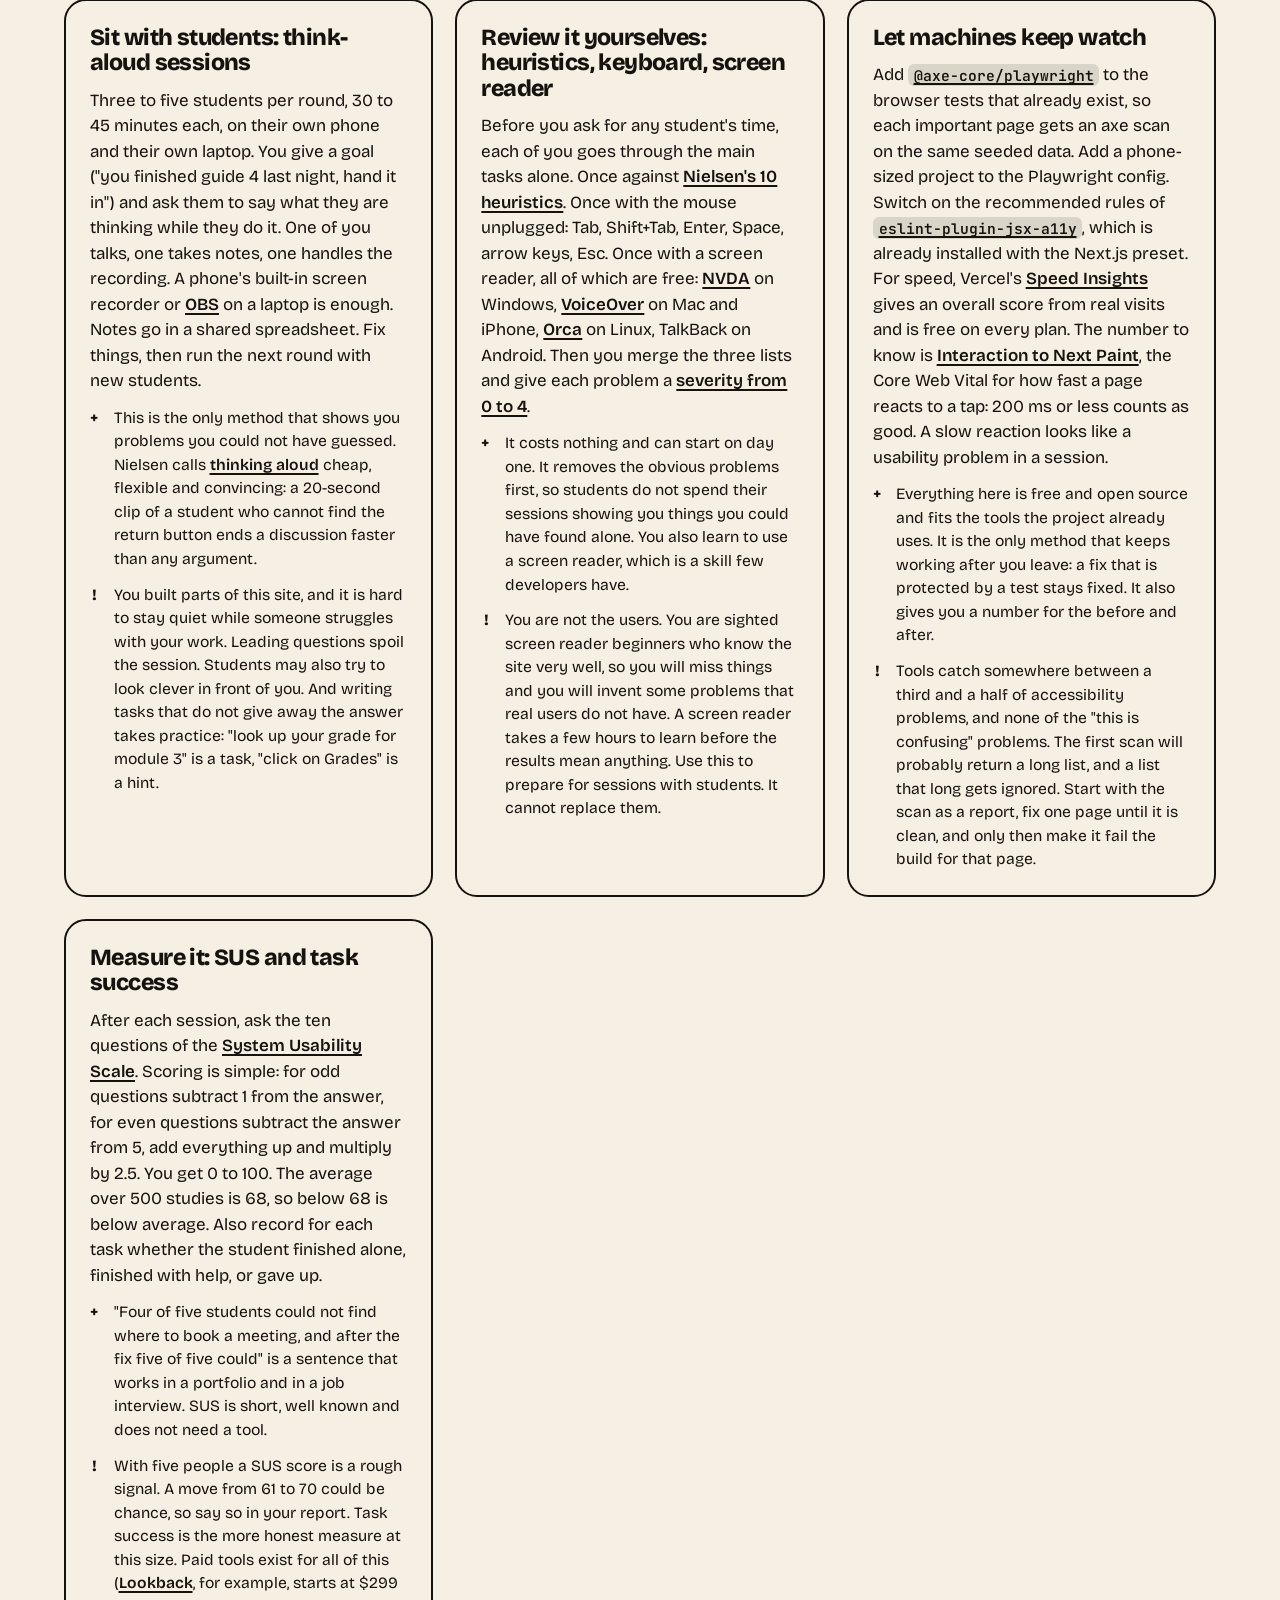
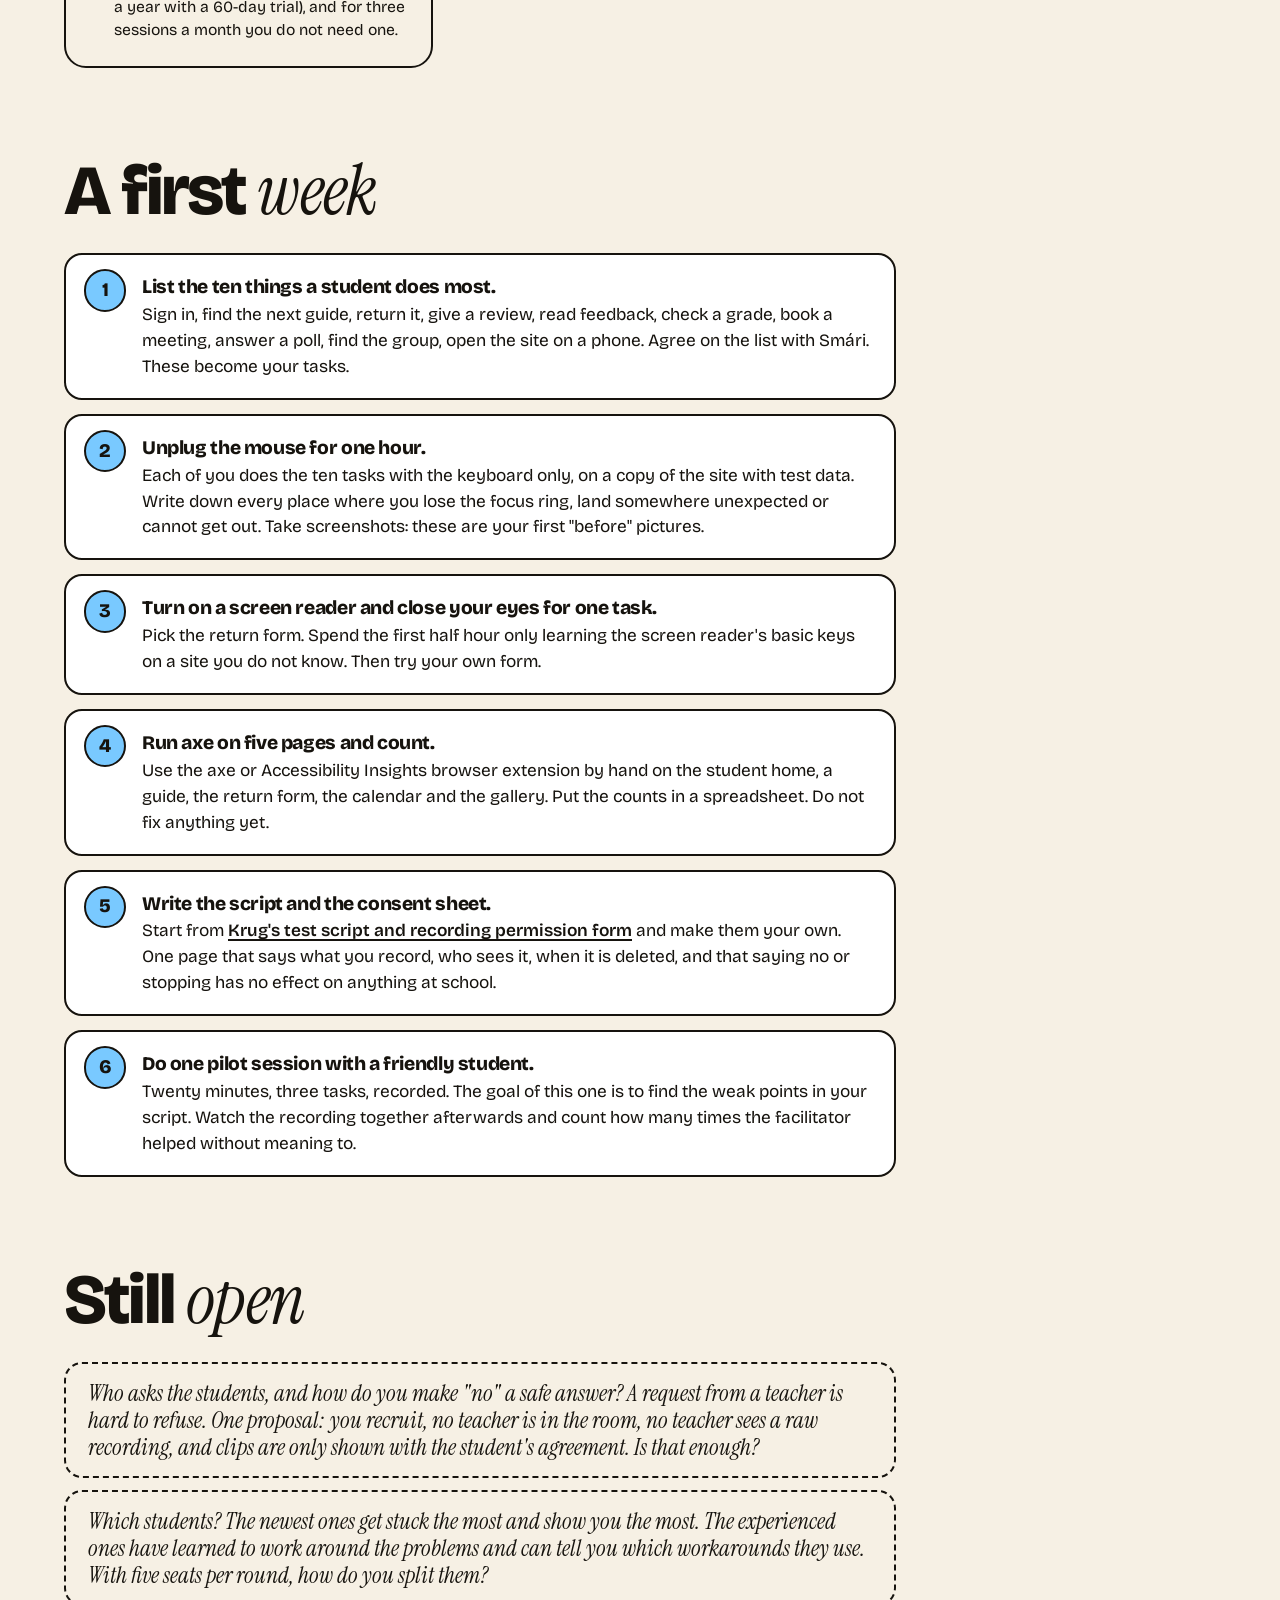
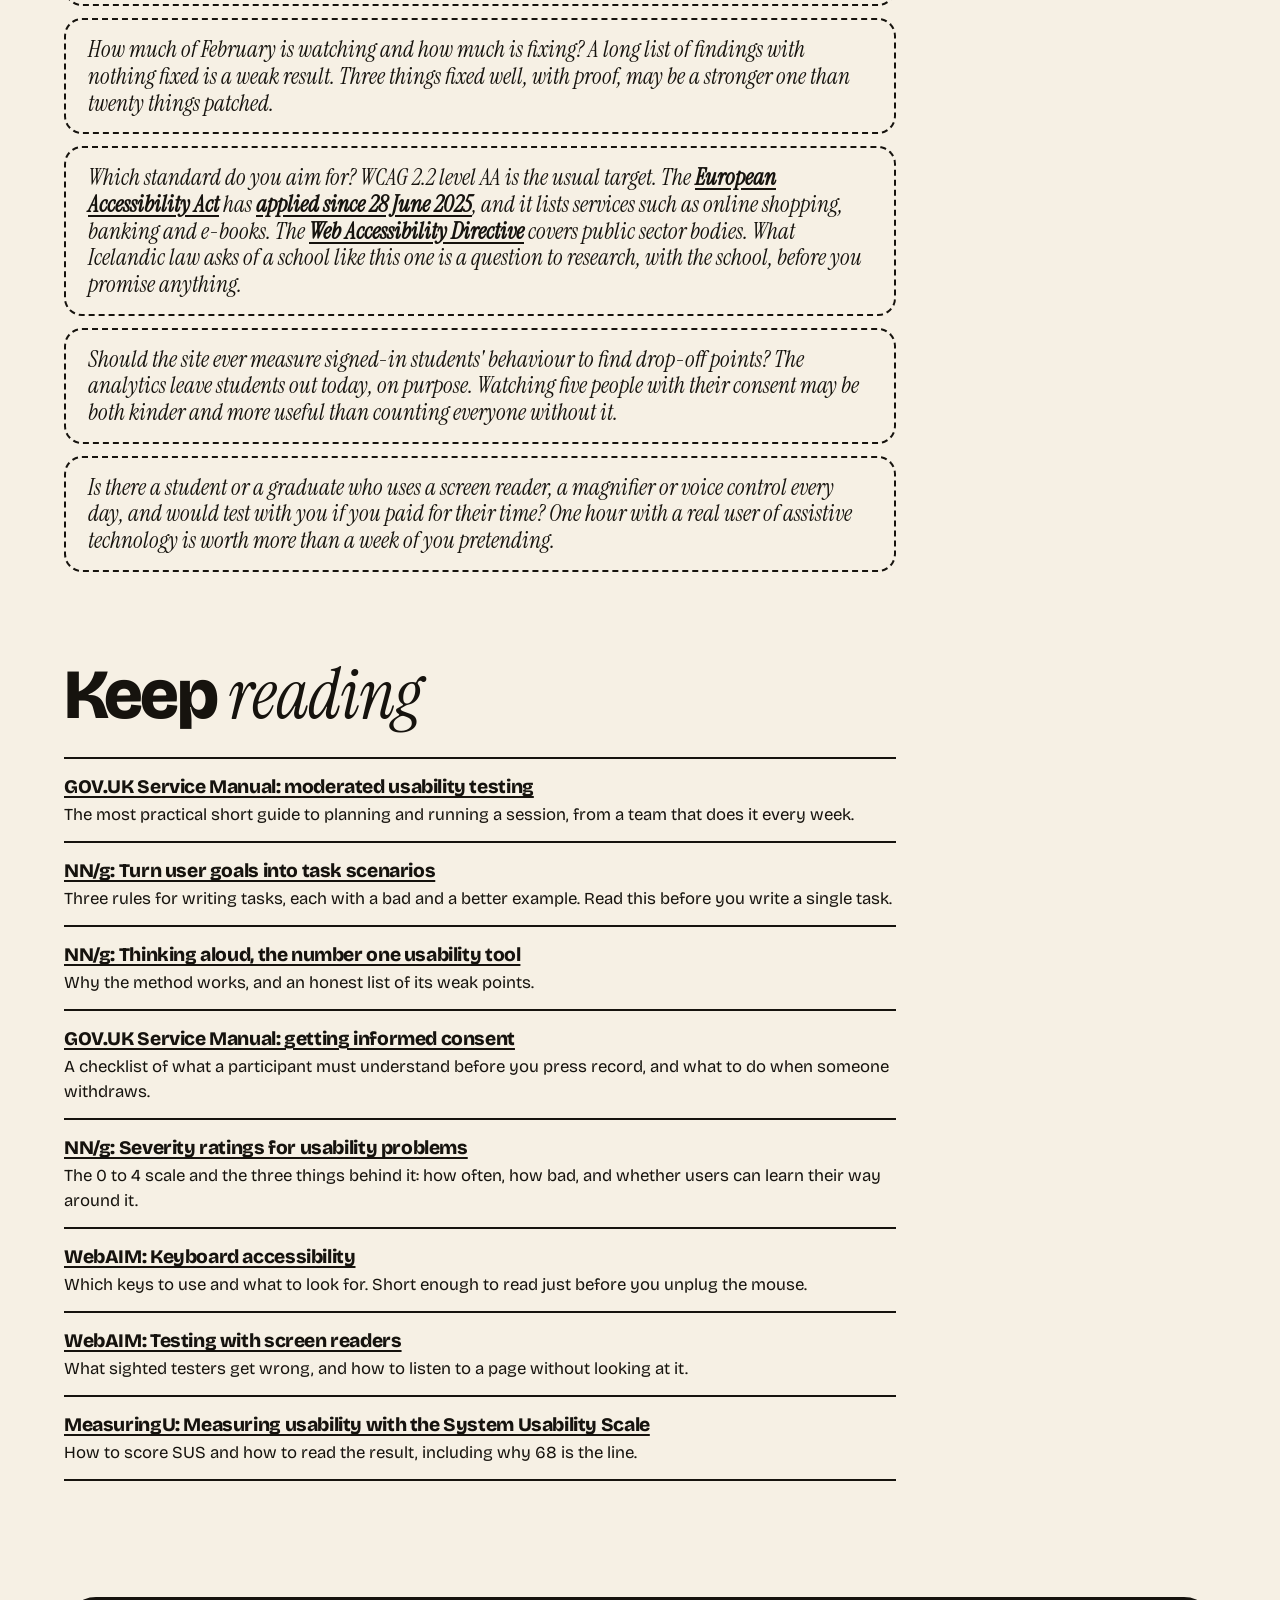
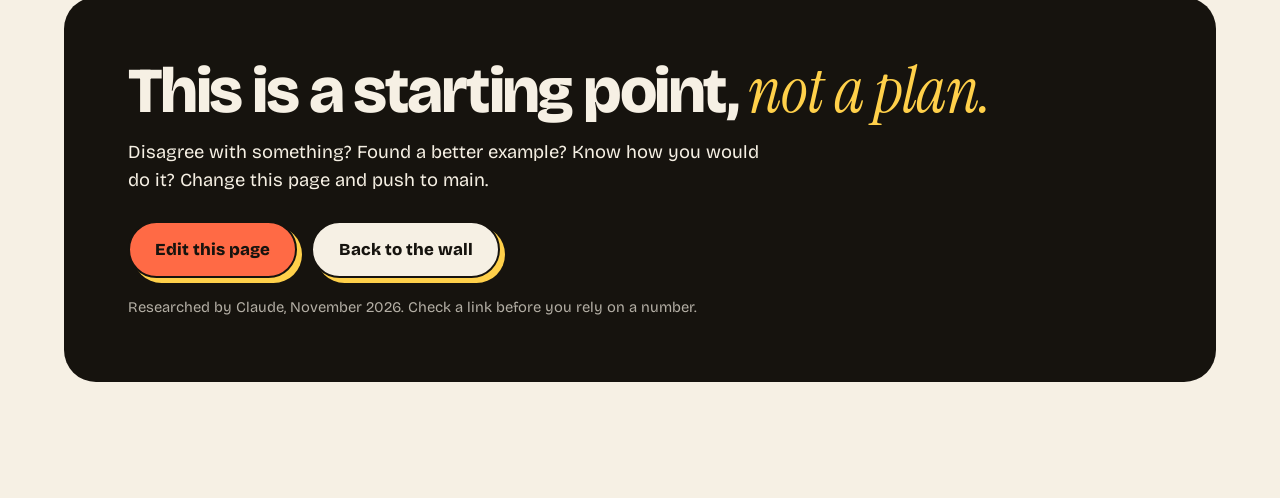
<file: ideas/user-testing.html>
<!doctype html>
<html lang="en">
<head>
  <meta charset="utf-8">
  <meta name="viewport" content="width=device-width, initial-scale=1">
  <title>Watch real students use it, then fix it · February is wide open</title>
  <link rel="preconnect" href="https://fonts.googleapis.com">
  <link rel="preconnect" href="https://fonts.gstatic.com" crossorigin>
  <link href="https://fonts.googleapis.com/css2?family=Bricolage+Grotesque:opsz,wght@12..96,400;12..96,600;12..96,800&family=Instrument+Serif:ital@1&family=JetBrains+Mono:wght@400;600&display=swap" rel="stylesheet">
  <link rel="stylesheet" href="../style.css">
</head>

<body class="page" style="--c: var(--c4)">

<header class="page-hero">
  <a class="back" href="../index.html#wall">← The wall</a>
  <p class="from">from Claude</p>
  <h1>Watch real students use it, then fix it</h1>
  <p class="pitch">Find the problems nobody on the team can see any more.</p>
  <ul class="glance">
    <li><b>Kind of work:</b> research first, then design and code. About one third watching, two thirds fixing.</li>
    <li><b>You'd enjoy this if:</b> you like watching people more than guessing about them, and you want a portfolio piece with a clear before and after.</li>
  </ul>
</header>

<main class="page-main">

  <section class="film">
    <video controls preload="metadata" playsinline poster="../videos/user-testing.jpg">
      <source src="../videos/user-testing.mp4" type="video/mp4">
      <a href="../videos/user-testing.mp4">Watch the video</a>
    </video>
    <p class="film-note">The idea in two minutes. Sound on, captions included.</p>
  </section>

  <section>
    <h2>Why this is <em>worth doing</em></h2>
    <p>Everyone who builds the site knows where every button is. That is the problem. You, the teachers and Claude have all used it so many times that you can no longer see what is confusing. A student who opens it on a phone between two classes sees a different site. Nobody has sat next to that student and watched.</p>
    <p>The work has three parts. First you watch a few students do real tasks on their own phone and laptop, and you write down every place they stop, guess or give up. Then you go through the same tasks yourselves with only a keyboard, and again with a screen reader. Then you fix the worst things and show the result: the same task, before and after, side by side.</p>
    <p>Two things make this a strong choice for February. It gives you a portfolio piece that almost no junior developer has: evidence that you found real problems with real users and solved them. And it makes every other idea on the wall better. The calendar, the group projects, the first week on the site: each of them starts from a guess about what students find hard. After this project you would have a ranked list in place of the guess.</p>
  </section>

  <section>
    <h2>Where we are <em>today</em></h2>
    <p>The part of the site a student uses is already large: a home page with their guides and progress, the guides themselves, the form for returning a guide, exercises with questions inside some guides, reviews of other students' work, a calendar with sign-up sheets, find-a-time polls and bookable meeting hours, group projects with peer evaluation, the gallery, and the portfolio builder you are working on now.</p>
    <p>The code is checked in several ways. There are more than a hundred test files, and a small set of browser tests in Playwright that follow the most important paths: a visitor reads a guide, a student returns a project and answers an exercise question, a teacher reaches the teaching tools. Every pull request is built, type-checked, linted and tested.</p>
    <p>All of that checks that the site <em>works</em>. Very little checks that it is <em>easy to use</em>, or that everyone can use it:</p>
    <ul>
      <li>The browser tests run in desktop Chrome only. There is no phone-sized run.</li>
      <li>There is no automated accessibility test. No axe, no jest-axe, no Lighthouse or Pa11y step.</li>
      <li>The lint setup has only the six accessibility rules that come with the Next.js preset, as warnings. The full recommended set of <code>eslint-plugin-jsx-a11y</code> is not switched on.</li>
      <li>Parts of the code do care about accessibility: there are ARIA attributes, visible focus styles and reduced-motion rules in many components. Nobody has checked the whole site in one pass.</li>
      <li>The site has its own cookieless analytics page for teachers. It counts logged-out visitors on the public pages (the landing page, the guides, the gallery). Signed-in students are left out on purpose. So there is no data about where a student drops off inside a task.</li>
      <li>I found no notes from a usability test with students anywhere in the project's documents.</li>
    </ul>
    <p>One more detail. The project brief for module 4, on the site's own public projects page, asks student teams for a main flow that works with the keyboard only, and for a keyboard test and an axe scan that run on every pull request. The site that hosts the brief does not do this for itself yet. You could change that.</p>
  </section>

  <section>
    <h2>What the <em>research</em> says</h2>
    <p>Usability testing is one of the best studied methods in our field, and the good news is that the cheap version works.</p>
    <div class="facts">
      <article class="fact">
        <strong>Five users find most of the common problems</strong>
        <p>Jakob Nielsen's well-known result: one test user shows you almost a third of the problems, and five show you about 85%. His real advice is the part people forget. Run three small rounds of five and fix things between the rounds, because one big study of fifteen mostly shows you the same problems again.</p>
        <a class="source" href="https://www.nngroup.com/articles/why-you-only-need-to-test-with-5-users/">Source: Nielsen Norman Group, "Why You Only Need to Test with 5 Users"</a>
      </article>
      <article class="fact">
        <strong>The 85% is an average, and it hides rare problems</strong>
        <p>The number assumes a problem that hits 31% of users. For a problem that hits one user in ten you need 18 people for the same chance of seeing it. In Laura Faulkner's simulations, some groups of five found only 55% of the problems. So five students tell you what is badly broken. They do not tell you the site is fine.</p>
        <a class="source" href="https://measuringu.com/five-users/">Source: Jeff Sauro, MeasuringU</a>
        <a class="source" href="https://www.humanfactors.com/newsletters/how_many_test_participants.asp">Source: Human Factors International on Faulkner (2003)</a>
      </article>
      <article class="fact">
        <strong>Three students, one morning, lunch, a short list</strong>
        <p>Steve Krug's method fits a small school well. One morning a month you watch three people. The team watches too, and each person writes down the three most serious problems after each session. Over lunch you agree what to fix before the next round. His scripts and checklists are on his site.</p>
        <a class="source" href="https://sensible.com/download-files/">Source: Steve Krug, downloads for "Rocket Surgery Made Easy"</a>
      </article>
      <article class="fact">
        <strong>Almost every site fails the same six checks</strong>
        <p>WebAIM tests one million home pages each year. In 2026, 95.9% had WCAG failures that a machine can detect, with 56 errors on an average page. Six kinds of error make up 96% of them. The top three are low-contrast text (83.9% of pages), images without alt text (53.1%) and form fields without labels (51%). Start by looking for those.</p>
        <a class="source" href="https://webaim.org/projects/million/">Source: The WebAIM Million, 2026</a>
      </article>
      <article class="fact">
        <strong>Automated tools find a third to a half. People find the rest.</strong>
        <p>Deque, the company behind axe-core, reports that automated checks found 57% of the issues in its own audit data. The UK government put 142 barriers into one test page on purpose and ran 13 tools on it: the best found 40%, axe found 29%. A clean axe report is a good minimum. It says nothing about focus order, or about whether a label makes sense.</p>
        <a class="source" href="https://www.deque.com/automated-accessibility-coverage-report/">Source: Deque, automated accessibility coverage report</a>
        <a class="source" href="https://alphagov.github.io/accessibility-tool-audit/">Source: GOV.UK accessibility tool audit</a>
      </article>
      <article class="fact">
        <strong>Screen reader users move by headings, and they are on phones</strong>
        <p>In WebAIM's 2026 survey of 1,780 screen reader users, 67.8% said they start a long page by jumping between headings, and 91.8% use a screen reader on a phone. On desktop, JAWS (55%) and NVDA (32.9%) lead. On mobile, 72.2% use VoiceOver and 29.5% TalkBack. So test heading structure first, and test on a phone as well as a laptop.</p>
        <a class="source" href="https://webaim.org/projects/screenreadersurvey11/">Source: WebAIM Screen Reader User Survey #11</a>
      </article>
      <article class="fact">
        <strong>WCAG 2.2 added rules you can test with your hands</strong>
        <p>The 2023 version added nine criteria. Three matter for this site at level AA: the element with keyboard focus must not be hidden behind something else such as a sticky header, anything you can drag must also work with a simple click or tap, and touch targets must be at least 24 by 24 CSS pixels. A calendar and a site with sticky bars are exactly where these fail.</p>
        <a class="source" href="https://www.w3.org/WAI/standards-guidelines/wcag/new-in-22/">Source: W3C, "What's New in WCAG 2.2"</a>
      </article>
    </div>
  </section>

  <section>
    <h2>Go and <em>look at these</em></h2>
    <div class="inspo">
      <a class="inspo-card" href="https://youtu.be/1UCDUOB_aS8">
        <strong>Steve Krug's demo usability test</strong>
        <span>A full session on video. Watch how little the facilitator says, and how he answers a question with a question.</span>
        <small>youtu.be</small>
      </a>
      <a class="inspo-card" href="https://www.w3.org/WAI/demos/bad/">
        <strong>W3C Before and After Demonstration</strong>
        <span>The same small website twice: one inaccessible, one fixed, with notes on every change. Steal the format for your own before and after.</span>
        <small>w3.org</small>
      </a>
      <a class="inspo-card" href="https://alphagov.github.io/accessibility-personas/">
        <strong>GOV.UK accessibility personas</strong>
        <span>Seven browser profiles that each simulate one access need, from a screen magnifier to dyslexia. Use them to build empathy, and read their warning that this does not replace real users.</span>
        <small>alphagov.github.io</small>
      </a>
      <a class="inspo-card" href="https://userinyerface.com/">
        <strong>User Inyerface</strong>
        <span>A form that breaks every rule on purpose. Play it for five minutes before your first session and you will remember how a stuck user feels.</span>
        <small>userinyerface.com</small>
      </a>
      <a class="inspo-card" href="https://www.smashingmagazine.com/2013/04/rainbow-spreadsheet-collaborative-ux-research-tool/">
        <strong>The rainbow spreadsheet</strong>
        <span>Tomer Sharon's shared sheet: one row per observation, one coloured column per participant. At the end, the rows with the most colours are your findings list.</span>
        <small>smashingmagazine.com</small>
      </a>
      <a class="inspo-card" href="https://accessibilityinsights.io/docs/web/overview/">
        <strong>Accessibility Insights for Web</strong>
        <span>Microsoft's open-source browser extension. Its FastPass takes under five minutes: about 50 automated checks, then a tab stops helper that shows the keyboard path on top of the page. A screenshot of that makes a clear before picture.</span>
        <small>accessibilityinsights.io</small>
      </a>
      <a class="inspo-card" href="https://www.nngroup.com/articles/how-to-conduct-a-heuristic-evaluation/">
        <strong>NN/g heuristic evaluation workbook</strong>
        <span>A free workbook for reviewing an interface against Nielsen's 10 heuristics. Three of you, each working alone for an hour or two, then compare. That happens to be the team size they recommend.</span>
        <small>nngroup.com</small>
      </a>
      <a class="inspo-card" href="https://alphagov.github.io/accessibility-tool-audit/">
        <strong>GOV.UK accessibility tool audit</strong>
        <span>The UK government's test page with 142 barriers, and a table of which tool caught which. Good for learning what your tools are blind to.</span>
        <small>alphagov.github.io</small>
      </a>
    </div>
  </section>

  <section>
    <h2>How you could <em>run it</em></h2>
    <p>These are four methods, and they fit together. The order you put them in is the real decision.</p>
    <div class="options">
      <article class="option">
        <h3>Sit with students: think-aloud sessions</h3>
        <p>Three to five students per round, 30 to 45 minutes each, on their own phone and their own laptop. You give a goal ("you finished guide 4 last night, hand it in") and ask them to say what they are thinking while they do it. One of you talks, one takes notes, one handles the recording. A phone's built-in screen recorder or <a href="https://obsproject.com/">OBS</a> on a laptop is enough. Notes go in a shared spreadsheet. Fix things, then run the next round with new students.</p>
        <p class="good">This is the only method that shows you problems you could not have guessed. Nielsen calls <a href="https://www.nngroup.com/articles/thinking-aloud-the-1-usability-tool/">thinking aloud</a> cheap, flexible and convincing: a 20-second clip of a student who cannot find the return button ends a discussion faster than any argument.</p>
        <p class="watch">You built parts of this site, and it is hard to stay quiet while someone struggles with your work. Leading questions spoil the session. Students may also try to look clever in front of you. And writing tasks that do not give away the answer takes practice: "look up your grade for module 3" is a task, "click on Grades" is a hint.</p>
      </article>
      <article class="option">
        <h3>Review it yourselves: heuristics, keyboard, screen reader</h3>
        <p>Before you ask for any student's time, each of you goes through the main tasks alone. Once against <a href="https://www.nngroup.com/articles/ten-usability-heuristics/">Nielsen's 10 heuristics</a>. Once with the mouse unplugged: Tab, Shift+Tab, Enter, Space, arrow keys, Esc. Once with a screen reader, all of which are free: <a href="https://www.nvaccess.org/download/">NVDA</a> on Windows, <a href="https://support.apple.com/guide/voiceover/welcome/mac">VoiceOver</a> on Mac and iPhone, <a href="https://orca.gnome.org/">Orca</a> on Linux, TalkBack on Android. Then you merge the three lists and give each problem a <a href="https://www.nngroup.com/articles/how-to-rate-the-severity-of-usability-problems/">severity from 0 to 4</a>.</p>
        <p class="good">It costs nothing and can start on day one. It removes the obvious problems first, so students do not spend their sessions showing you things you could have found alone. You also learn to use a screen reader, which is a skill few developers have.</p>
        <p class="watch">You are not the users. You are sighted screen reader beginners who know the site very well, so you will miss things and you will invent some problems that real users do not have. A screen reader takes a few hours to learn before the results mean anything. Use this to prepare for sessions with students. It cannot replace them.</p>
      </article>
      <article class="option">
        <h3>Let machines keep watch</h3>
        <p>Add <a href="https://playwright.dev/docs/accessibility-testing"><code>@axe-core/playwright</code></a> to the browser tests that already exist, so each important page gets an axe scan on the same seeded data. Add a phone-sized project to the Playwright config. Switch on the recommended rules of <a href="https://github.com/jsx-eslint/eslint-plugin-jsx-a11y"><code>eslint-plugin-jsx-a11y</code></a>, which is already installed with the Next.js preset. For speed, Vercel's <a href="https://vercel.com/docs/speed-insights">Speed Insights</a> gives an overall score from real visits and is free on every plan. The number to know is <a href="https://web.dev/articles/inp">Interaction to Next Paint</a>, the Core Web Vital for how fast a page reacts to a tap: 200 ms or less counts as good. A slow reaction looks like a usability problem in a session.</p>
        <p class="good">Everything here is free and open source and fits the tools the project already uses. It is the only method that keeps working after you leave: a fix that is protected by a test stays fixed. It also gives you a number for the before and after.</p>
        <p class="watch">Tools catch somewhere between a third and a half of accessibility problems, and none of the "this is confusing" problems. The first scan will probably return a long list, and a list that long gets ignored. Start with the scan as a report, fix one page until it is clean, and only then make it fail the build for that page.</p>
      </article>
      <article class="option">
        <h3>Measure it: SUS and task success</h3>
        <p>After each session, ask the ten questions of the <a href="https://measuringu.com/sus/">System Usability Scale</a>. Scoring is simple: for odd questions subtract 1 from the answer, for even questions subtract the answer from 5, add everything up and multiply by 2.5. You get 0 to 100. The average over 500 studies is 68, so below 68 is below average. Also record for each task whether the student finished alone, finished with help, or gave up.</p>
        <p class="good">"Four of five students could not find where to book a meeting, and after the fix five of five could" is a sentence that works in a portfolio and in a job interview. SUS is short, well known and does not need a tool.</p>
        <p class="watch">With five people a SUS score is a rough signal. A move from 61 to 70 could be chance, so say so in your report. Task success is the more honest measure at this size. Paid tools exist for all of this (<a href="https://www.lookback.com/pricing">Lookback</a>, for example, starts at $299 a year with a 60-day trial), and for three sessions a month you do not need one.</p>
      </article>
    </div>
  </section>

  <section>
    <h2>A first <em>week</em></h2>
    <ol class="plan">
      <li><strong>List the ten things a student does most.</strong> Sign in, find the next guide, return it, give a review, read feedback, check a grade, book a meeting, answer a poll, find the group, open the site on a phone. Agree on the list with Smári. These become your tasks.</li>
      <li><strong>Unplug the mouse for one hour.</strong> Each of you does the ten tasks with the keyboard only, on a copy of the site with test data. Write down every place where you lose the focus ring, land somewhere unexpected or cannot get out. Take screenshots: these are your first "before" pictures.</li>
      <li><strong>Turn on a screen reader and close your eyes for one task.</strong> Pick the return form. Spend the first half hour only learning the screen reader's basic keys on a site you do not know. Then try your own form.</li>
      <li><strong>Run axe on five pages and count.</strong> Use the axe or Accessibility Insights browser extension by hand on the student home, a guide, the return form, the calendar and the gallery. Put the counts in a spreadsheet. Do not fix anything yet.</li>
      <li><strong>Write the script and the consent sheet.</strong> Start from <a href="https://sensible.com/download-files/">Krug's test script and recording permission form</a> and make them your own. One page that says what you record, who sees it, when it is deleted, and that saying no or stopping has no effect on anything at school.</li>
      <li><strong>Do one pilot session with a friendly student.</strong> Twenty minutes, three tasks, recorded. The goal of this one is to find the weak points in your script. Watch the recording together afterwards and count how many times the facilitator helped without meaning to.</li>
    </ol>
  </section>

  <section>
    <h2>Still <em>open</em></h2>
    <ul class="questions">
      <li>Who asks the students, and how do you make "no" a safe answer? A request from a teacher is hard to refuse. One proposal: you recruit, no teacher is in the room, no teacher sees a raw recording, and clips are only shown with the student's agreement. Is that enough?</li>
      <li>Which students? The newest ones get stuck the most and show you the most. The experienced ones have learned to work around the problems and can tell you which workarounds they use. With five seats per round, how do you split them?</li>
      <li>How much of February is watching and how much is fixing? A long list of findings with nothing fixed is a weak result. Three things fixed well, with proof, may be a stronger one than twenty things patched.</li>
      <li>Which standard do you aim for? WCAG 2.2 level AA is the usual target. The <a href="https://commission.europa.eu/strategy-and-policy/policies/justice-and-fundamental-rights/disability/european-accessibility-act-eaa_en">European Accessibility Act</a> has <a href="https://accessible-eu-centre.ec.europa.eu/content-corner/news/eaa-comes-effect-june-2025-are-you-ready-2025-01-31_en">applied since 28 June 2025</a>, and it lists services such as online shopping, banking and e-books. The <a href="https://digital-strategy.ec.europa.eu/en/policies/web-accessibility-directive-standards-and-harmonisation">Web Accessibility Directive</a> covers public sector bodies. What Icelandic law asks of a school like this one is a question to research, with the school, before you promise anything.</li>
      <li>Should the site ever measure signed-in students' behaviour to find drop-off points? The analytics leave students out today, on purpose. Watching five people with their consent may be both kinder and more useful than counting everyone without it.</li>
      <li>Is there a student or a graduate who uses a screen reader, a magnifier or voice control every day, and would test with you if you paid for their time? One hour with a real user of assistive technology is worth more than a week of you pretending.</li>
    </ul>
  </section>

  <section>
    <h2>Keep <em>reading</em></h2>
    <ul class="links">
      <li><a href="https://www.gov.uk/service-manual/user-research/using-moderated-usability-testing">GOV.UK Service Manual: moderated usability testing</a> The most practical short guide to planning and running a session, from a team that does it every week.</li>
      <li><a href="https://www.nngroup.com/articles/task-scenarios-usability-testing/">NN/g: Turn user goals into task scenarios</a> Three rules for writing tasks, each with a bad and a better example. Read this before you write a single task.</li>
      <li><a href="https://www.nngroup.com/articles/thinking-aloud-the-1-usability-tool/">NN/g: Thinking aloud, the number one usability tool</a> Why the method works, and an honest list of its weak points.</li>
      <li><a href="https://www.gov.uk/service-manual/user-research/getting-users-consent-for-research">GOV.UK Service Manual: getting informed consent</a> A checklist of what a participant must understand before you press record, and what to do when someone withdraws.</li>
      <li><a href="https://www.nngroup.com/articles/how-to-rate-the-severity-of-usability-problems/">NN/g: Severity ratings for usability problems</a> The 0 to 4 scale and the three things behind it: how often, how bad, and whether users can learn their way around it.</li>
      <li><a href="https://webaim.org/techniques/keyboard/">WebAIM: Keyboard accessibility</a> Which keys to use and what to look for. Short enough to read just before you unplug the mouse.</li>
      <li><a href="https://webaim.org/articles/screenreader_testing/">WebAIM: Testing with screen readers</a> What sighted testers get wrong, and how to listen to a page without looking at it.</li>
      <li><a href="https://measuringu.com/sus/">MeasuringU: Measuring usability with the System Usability Scale</a> How to score SUS and how to read the result, including why 68 is the line.</li>
    </ul>
  </section>

</main>

<section class="page-cta">
  <h2>This is a starting point, <em>not a plan.</em></h2>
  <p>Disagree with something? Found a better example? Know how you would do it? Change this page and push to main.</p>
  <div class="hero-actions">
    <a class="btn btn-solid" href="https://github.com/ellertsmari/Internship-ideas/edit/main/ideas/user-testing.html">Edit this page</a>
    <a class="btn" href="../index.html#wall">Back to the wall</a>
  </div>
  <p class="note">Researched by Claude, November 2026. Check a link before you rely on a number.</p>
</section>

</body>
</html>
</file>
<file: style.css>
/* ------------------------------------------------------------
   Change anything in here. Colours are at the top.
   ------------------------------------------------------------ */

:root {
  --paper: #f6f0e4;
  --ink: #16130e;
  --muted: #5d564a;

  /* The card colours, used in this order and then repeated. */
  --c1: #ff6a45;
  --c2: #ffd04a;
  --c3: #7fe3b0;
  --c4: #79c9ff;
  --c5: #c9afff;
  --c6: #ff9fcf;
  --c7: #d6f060;

  --display: "Bricolage Grotesque", system-ui, sans-serif;
  --serif: "Instrument Serif", Georgia, serif;
  --mono: "JetBrains Mono", ui-monospace, monospace;

  --edge: 2.5px solid var(--ink);
  --gutter: clamp(18px, 5vw, 72px);
}

* { box-sizing: border-box; }

html { scroll-behavior: smooth; overflow-x: clip; }

body {
  margin: 0;
  background: var(--paper);
  color: var(--ink);
  font-family: var(--display);
  font-size: 1.0625rem;
  line-height: 1.5;
  overflow-x: hidden;
}

h1, h2, h3, p { margin: 0; }

em {
  font-family: var(--serif);
  font-style: italic;
  font-weight: 400;
  letter-spacing: -0.01em;
}

a { color: inherit; }

code, pre { font-family: var(--mono); }

p code, li code {
  font-size: 0.86em;
  padding: 0.12em 0.4em;
  border-radius: 6px;
  background: color-mix(in srgb, currentColor 12%, transparent);
}

/* ---------- Hero ---------- */

.hero {
  position: relative;
  min-height: min(92vh, 900px);
  padding: 110px var(--gutter) 64px;
  display: flex;
  flex-direction: column;
  justify-content: flex-end;
  gap: 28px;
  overflow: hidden;
}

.topline {
  position: absolute;
  top: 28px;
  left: var(--gutter);
  right: var(--gutter);
  display: flex;
  justify-content: space-between;
  gap: 16px;
  font-size: 0.82rem;
  font-weight: 600;
  letter-spacing: 0.08em;
  text-transform: uppercase;
  z-index: 2;
}

.hero h1 {
  position: relative;
  z-index: 1;
  font-size: clamp(3.4rem, 13.5vw, 13rem);
  font-weight: 800;
  line-height: 0.86;
  letter-spacing: -0.045em;
  max-width: 11ch;
  animation: rise 0.9s cubic-bezier(0.2, 0.8, 0.2, 1) both;
}

.hero h1 em {
  display: block;
  letter-spacing: -0.03em;
  padding-bottom: 0.08em;
}

.lede {
  position: relative;
  z-index: 1;
  max-width: 34rem;
  font-size: clamp(1.1rem, 1.6vw, 1.35rem);
  animation: rise 0.9s 0.12s cubic-bezier(0.2, 0.8, 0.2, 1) both;
}

.hero-actions {
  position: relative;
  z-index: 1;
  display: flex;
  flex-wrap: wrap;
  gap: 14px;
  animation: rise 0.9s 0.22s cubic-bezier(0.2, 0.8, 0.2, 1) both;
}

.btn {
  display: inline-block;
  padding: 0.85em 1.5em;
  border: var(--edge);
  border-radius: 999px;
  background: var(--paper);
  font-weight: 800;
  font-size: 1.05rem;
  text-decoration: none;
  box-shadow: 5px 5px 0 var(--ink);
  transition: transform 0.15s, box-shadow 0.15s;
}

.btn:hover { transform: translate(-2px, -2px); box-shadow: 7px 7px 0 var(--ink); }
.btn:active { transform: translate(4px, 4px); box-shadow: 1px 1px 0 var(--ink); }
.btn-solid { background: var(--c1); }

.tally {
  position: relative;
  z-index: 1;
  min-height: 1.5em;
  font-size: 0.95rem;
  font-weight: 600;
  color: var(--muted);
}

.tally b { color: var(--ink); font-weight: 800; }

.tally .zero { white-space: nowrap; display: inline-block; background: var(--c2); color: var(--ink); padding: 0.15em 0.55em; border-radius: 999px; }

.shape { position: absolute; z-index: 0; }

.shape-sun {
  width: clamp(220px, 34vw, 520px);
  aspect-ratio: 1;
  border-radius: 50%;
  background: var(--c2);
  border: var(--edge);
  top: 9%;
  right: -6%;
  animation: float 9s ease-in-out infinite;
}

.shape-pill {
  width: clamp(150px, 22vw, 340px);
  height: clamp(60px, 8vw, 120px);
  border-radius: 999px;
  background: var(--c4);
  border: var(--edge);
  top: 54%;
  right: 12%;
  transform: rotate(-18deg);
  animation: float 11s 1s ease-in-out infinite reverse;
}

.shape-star {
  width: clamp(90px, 13vw, 200px);
  top: 70%;
  right: 5%;
  fill: var(--c1);
  stroke: var(--ink);
  stroke-width: 2.5;
  stroke-linejoin: round;
  overflow: visible;
  animation: spin 26s linear infinite;
}

@keyframes rise { from { opacity: 0; transform: translateY(28px); } }
@keyframes float { 50% { translate: 0 -22px; } }
@keyframes spin { to { rotate: 360deg; } }

/* ---------- Marquee ---------- */

.marquee {
  background: var(--ink);
  color: var(--paper);
  overflow: hidden;
  padding: 16px 0;
  transform: rotate(-1.2deg) scale(1.03);
  margin: 10px 0 0;
}

.marquee-track {
  display: flex;
  align-items: center;
  gap: 34px;
  width: max-content;
  font-size: clamp(1.3rem, 2.6vw, 2.1rem);
  font-weight: 800;
  letter-spacing: -0.02em;
  white-space: nowrap;
  animation: slide 32s linear infinite;
}

.marquee-track i { font-style: normal; color: var(--c2); }

@keyframes slide { to { transform: translateX(calc(-50% - 17px)); } }

/* ---------- Sections ---------- */

.section { padding: clamp(64px, 10vw, 130px) var(--gutter); }

.section-head { max-width: 62rem; margin-bottom: 48px; }

.section h2 {
  font-size: clamp(2.6rem, 7.5vw, 6.2rem);
  font-weight: 800;
  line-height: 0.92;
  letter-spacing: -0.04em;
  margin-bottom: 22px;
}

.section-head p { max-width: 40rem; font-size: 1.2rem; }

.controls { display: flex; flex-wrap: wrap; gap: 10px; margin-top: 28px; }

.chip {
  font: inherit;
  font-weight: 600;
  font-size: 0.98rem;
  padding: 0.5em 1.1em;
  border: var(--edge);
  border-radius: 999px;
  background: transparent;
  color: var(--ink);
  cursor: pointer;
  transition: background 0.15s, transform 0.15s;
}

.chip:hover { transform: translateY(-2px); }
.chip.is-on { background: var(--ink); color: var(--paper); }
.chip-dice { background: var(--c7); margin-left: auto; }

/* ---------- The wall ---------- */

.wall {
  display: grid;
  grid-template-columns: repeat(auto-fill, minmax(min(100%, 330px), 1fr));
  gap: 30px;
  counter-reset: idea;
}

.idea {
  --c: var(--c1);
  --r: -0.7deg;
  position: relative;
  counter-increment: idea;
  display: flex;
  flex-direction: column;
  gap: 12px;
  padding: 26px 26px 24px;
  background: var(--c);
  border: var(--edge);
  border-radius: 24px;
  box-shadow: 7px 7px 0 var(--ink);
  transform: rotate(var(--r));
  transition: transform 0.2s cubic-bezier(0.2, 0.8, 0.2, 1), box-shadow 0.2s;
}

.idea:nth-child(7n + 2) { --c: var(--c2); --r: 0.6deg; }
.idea:nth-child(7n + 3) { --c: var(--c3); --r: -0.3deg; }
.idea:nth-child(7n + 4) { --c: var(--c4); --r: 0.8deg; }
.idea:nth-child(7n + 5) { --c: var(--c5); --r: -0.8deg; }
.idea:nth-child(7n + 6) { --c: var(--c6); --r: 0.4deg; }
.idea:nth-child(7n + 7) { --c: var(--c7); --r: -0.5deg; }

.idea:hover {
  transform: rotate(0deg) translate(-3px, -5px);
  box-shadow: 12px 14px 0 var(--ink);
  z-index: 2;
}

/* The big number. script.js sets data-n so numbers survive filtering. */
.idea::before {
  content: counter(idea, decimal-leading-zero);
  font-size: 4.6rem;
  font-weight: 800;
  line-height: 0.85;
  letter-spacing: -0.05em;
  margin-bottom: 6px;
}

.idea[data-n]::before { content: attr(data-n); }

/* The little picture. Shapes get a dark outline and a light fill.
   class="k" = dark fill, "n" = no fill, "l" = light line on a dark shape. */
.pic {
  position: absolute;
  top: 16px;
  right: 16px;
  width: 104px;
  height: 104px;
  overflow: visible;
  transform: rotate(6deg);
  transition: transform 0.3s cubic-bezier(0.2, 0.8, 0.2, 1);
}

.pic * {
  fill: var(--paper);
  stroke: var(--ink);
  stroke-width: 3.2;
  stroke-linejoin: round;
  stroke-linecap: round;
}

.pic .k { fill: var(--ink); }
.pic .n { fill: none; }
.pic .l { fill: none; stroke: var(--paper); }

.idea:hover .pic { transform: rotate(-6deg) scale(1.12); }

.idea:has(.pic)::before { margin-bottom: 26px; }

/* Who it is from. */
.idea::after {
  content: "from " attr(data-from);
  position: absolute;
  bottom: 22px;
  right: 22px;
  padding: 0.3em 0.85em;
  border-radius: 999px;
  background: var(--ink);
  color: var(--paper);
  font-size: 0.8rem;
  font-weight: 600;
}

.idea h3 {
  font-size: 1.75rem;
  font-weight: 800;
  line-height: 1.02;
  letter-spacing: -0.03em;
  text-wrap: balance;
}

.idea .pitch {
  font-family: var(--serif);
  font-style: italic;
  font-size: 1.42rem;
  line-height: 1.15;
}

.notes {
  list-style: none;
  margin: 8px 0 0;
  padding: 14px 0 0;
  border-top: 2px dashed var(--ink);
  display: grid;
  gap: 8px;
  font-size: 0.97rem;
}

.notes:not(:has(li)) { display: none; }

.notes::before {
  content: "Built on by";
  font-size: 0.74rem;
  font-weight: 800;
  letter-spacing: 0.1em;
  text-transform: uppercase;
}

.build-link {
  margin-top: auto;
  padding-top: 10px;
  align-self: flex-start;
  font-size: 0.9rem;
  font-weight: 800;
  text-decoration: none;
  border-bottom: 2px solid var(--ink);
  opacity: 0.55;
  transition: opacity 0.15s;
}

.idea:hover .build-link, .build-link:focus-visible { opacity: 1; }

.idea.pop { animation: pop 0.9s cubic-bezier(0.2, 0.8, 0.2, 1); z-index: 3; }

@keyframes pop {
  0% { transform: rotate(var(--r)) scale(1); }
  30% { transform: rotate(-3deg) scale(1.07); }
  60% { transform: rotate(2.5deg) scale(1.05); }
  100% { transform: rotate(var(--r)) scale(1); }
}

/* The empty spot. */
.yours {
  display: flex;
  flex-direction: column;
  justify-content: center;
  gap: 8px;
  min-height: 300px;
  padding: 26px;
  border: 3px dashed var(--ink);
  border-radius: 24px;
  text-decoration: none;
  transition: background 0.2s, transform 0.2s;
}

.yours:hover { background: #fff; transform: rotate(-1deg) scale(1.02); }

.yours-plus { font-size: 5rem; font-weight: 800; line-height: 0.7; }

.yours-title { font-size: 2.6rem; font-weight: 800; letter-spacing: -0.04em; line-height: 1; }

.yours-text { font-family: var(--serif); font-style: italic; font-size: 1.35rem; line-height: 1.15; max-width: 16em; }

.cursor {
  display: inline-block;
  width: 0.09em;
  height: 0.85em;
  margin-left: 0.08em;
  background: var(--c1);
  vertical-align: -0.06em;
  animation: blink 1s steps(1) infinite;
}

@keyframes blink { 50% { opacity: 0; } }

/* ---------- How to add ---------- */

.dark { background: var(--ink); color: var(--paper); }

.dark h2 em { color: var(--c2); }

.steps {
  list-style: none;
  margin: 0;
  padding: 0;
  display: grid;
  grid-template-columns: repeat(auto-fit, minmax(min(100%, 340px), 1fr));
  gap: 26px;
  counter-reset: step;
}

.steps li {
  counter-increment: step;
  display: flex;
  flex-direction: column;
  gap: 14px;
  padding: 26px;
  border: 2.5px solid var(--paper);
  border-radius: 24px;
  min-width: 0;
}

.steps li::before {
  content: counter(step);
  display: grid;
  place-items: center;
  width: 2.6rem;
  height: 2.6rem;
  border-radius: 50%;
  background: var(--c2);
  color: var(--ink);
  font-weight: 800;
  font-size: 1.3rem;
}

.steps li:nth-child(2)::before { background: var(--c3); }
.steps li:nth-child(3)::before { background: var(--c6); }

.steps h3 { font-size: 1.7rem; font-weight: 800; letter-spacing: -0.03em; line-height: 1; }

pre code { padding: 0; background: none; font-size: inherit; }

.code { position: relative; min-width: 0; }

pre {
  margin: 0;
  padding: 46px 18px 18px;
  border-radius: 14px;
  background: #26221a;
  color: #f6f0e4;
  font-size: 0.86rem;
  line-height: 1.6;
  overflow-x: auto;
}

.copy {
  position: absolute;
  top: 10px;
  right: 10px;
  font: 600 0.74rem var(--display);
  padding: 0.35em 0.8em;
  border: 0;
  border-radius: 999px;
  background: var(--paper);
  color: var(--ink);
  cursor: pointer;
}

.copy.done { background: var(--c3); }

.aside { margin-top: 34px; font-size: 1.1rem; }
.aside a { color: var(--c2); font-weight: 600; }

.prompt-box {
  display: grid;
  grid-template-columns: repeat(auto-fit, minmax(min(100%, 380px), 1fr));
  gap: 30px;
  align-items: start;
  margin-top: 26px;
  padding: clamp(24px, 4vw, 44px);
  border-radius: 24px;
  background: var(--c2);
  color: var(--ink);
}

.prompt-box > div { display: grid; gap: 14px; min-width: 0; font-size: 1.1rem; }

.prompt-box h3 { font-size: clamp(1.8rem, 3.4vw, 2.6rem); font-weight: 800; letter-spacing: -0.035em; line-height: 1; }

pre.prompt { white-space: pre-wrap; overflow-wrap: anywhere; font-size: 0.84rem; }

/* ---------- Build on ---------- */

.build {
  display: grid;
  grid-template-columns: repeat(auto-fit, minmax(min(100%, 380px), 1fr));
  gap: 40px;
  align-items: start;
}

.build > div { display: grid; gap: 16px; min-width: 0; font-size: 1.1rem; }

.rules { list-style: none; margin: 0; padding: 0; display: grid; gap: 14px; }

.rules li {
  padding: 18px 22px;
  border: var(--edge);
  border-radius: 18px;
  background: var(--c5);
  box-shadow: 5px 5px 0 var(--ink);
}

.rules li:nth-child(2) { background: var(--c3); }
.rules li:nth-child(3) { background: var(--c2); }
.rules li:nth-child(4) { background: var(--c6); }

.rules strong { display: block; font-size: 1.3rem; font-weight: 800; letter-spacing: -0.02em; line-height: 1.15; }

/* ---------- This page is yours ---------- */

.yoursite {
  margin: 0 var(--gutter) clamp(64px, 10vw, 130px);
  padding: clamp(36px, 6vw, 80px);
  background: var(--c1);
  border: var(--edge);
  border-radius: 32px;
  box-shadow: 10px 10px 0 var(--ink);
}

.yoursite p { max-width: 38rem; font-size: 1.25rem; }

.footer {
  display: flex;
  flex-wrap: wrap;
  justify-content: space-between;
  gap: 12px;
  padding: 26px var(--gutter);
  border-top: var(--edge);
  font-size: 0.92rem;
  font-weight: 600;
}

:focus-visible { outline: 3px solid var(--ink); outline-offset: 3px; }
.dark :focus-visible { outline-color: var(--c2); }

[hidden] { display: none !important; }

@media (max-width: 640px) {
  .topline { font-size: 0.68rem; }
  .hero { min-height: min(86vh, 760px); padding-top: 250px; }
  .shape-sun { top: 70px; }
  .shape-star { right: 50%; top: 120px; }
  .shape-pill { display: none; }
  .tally { line-height: 2; }
  .chip-dice { margin-left: 0; }
}

@media (prefers-reduced-motion: reduce) {
  html { scroll-behavior: auto; }
  *, *::before, *::after { animation: none !important; transition: none !important; }
}

/* ============================================================
   The research pages in ideas/
   Each page sets its own colour: <body class="page" style="--c: var(--c3)">
   ============================================================ */

.more {
  align-self: flex-start;
  padding: 0.45em 1em;
  border: var(--edge);
  border-radius: 999px;
  background: var(--paper);
  font-size: 0.92rem;
  font-weight: 800;
  text-decoration: none;
  box-shadow: 3px 3px 0 var(--ink);
  transition: transform 0.15s, box-shadow 0.15s;
}

.more:hover { transform: translate(-2px, -2px); box-shadow: 5px 5px 0 var(--ink); }

.page { --c: var(--c1); }

.page-hero {
  padding: 28px var(--gutter) clamp(48px, 7vw, 96px);
  background: var(--c);
  border-bottom: var(--edge);
  display: grid;
  gap: 22px;
}

.back {
  justify-self: start;
  margin-bottom: clamp(28px, 6vw, 80px);
  padding: 0.5em 1.1em;
  border: var(--edge);
  border-radius: 999px;
  background: var(--paper);
  font-weight: 800;
  font-size: 0.95rem;
  text-decoration: none;
  box-shadow: 4px 4px 0 var(--ink);
}

.page-hero .from {
  justify-self: start;
  padding: 0.3em 0.9em;
  border-radius: 999px;
  background: var(--ink);
  color: var(--paper);
  font-size: 0.85rem;
  font-weight: 600;
}

.page-hero h1 {
  font-size: clamp(2.8rem, 9vw, 8rem);
  font-weight: 800;
  line-height: 0.9;
  letter-spacing: -0.045em;
  max-width: 14ch;
  text-wrap: balance;
}

.page-hero .pitch {
  font-family: var(--serif);
  font-style: italic;
  font-size: clamp(1.5rem, 3.2vw, 2.6rem);
  line-height: 1.1;
  max-width: 24em;
}

.glance { list-style: none; margin: 8px 0 0; padding: 0; display: flex; flex-wrap: wrap; gap: 10px; }

.glance li {
  padding: 0.5em 1em;
  border: var(--edge);
  border-radius: 14px;
  background: color-mix(in srgb, var(--paper) 55%, transparent);
  font-size: 0.95rem;
}

.glance b { font-weight: 800; }

.page-main { padding: 0 var(--gutter); max-width: 1320px; }

.page-main > section { padding: clamp(48px, 7vw, 90px) 0 0; }

.page-main h2 {
  font-size: clamp(2.2rem, 5.5vw, 4.4rem);
  font-weight: 800;
  line-height: 0.95;
  letter-spacing: -0.04em;
  margin-bottom: 24px;
}

.page-main h3 { font-size: 1.45rem; font-weight: 800; letter-spacing: -0.025em; line-height: 1.1; }

.page-main section > p,
.page-main section > ul:not([class]),
.page-main section > ol:not([class]) { max-width: 44rem; font-size: 1.15rem; }

.page-main section > p + p { margin-top: 1em; }

.page-main section > div + p { margin-top: 28px; }

.page-main section > ul:not([class]) li,
.page-main section > ol:not([class]) li { margin-bottom: 0.5em; }

.page-main a { font-weight: 600; text-decoration-thickness: 2px; text-underline-offset: 3px; }

/* Findings: one big claim each, always with a source. */
.facts, .inspo, .options {
  display: grid;
  grid-template-columns: repeat(auto-fill, minmax(min(100%, 300px), 1fr));
  gap: 22px;
  margin-top: 28px;
}

.fact {
  display: flex;
  flex-direction: column;
  gap: 10px;
  padding: 24px;
  border: var(--edge);
  border-radius: 22px;
  background: #fff;
  box-shadow: 6px 6px 0 var(--ink);
}

.fact strong {
  font-size: 1.9rem;
  font-weight: 800;
  line-height: 1;
  letter-spacing: -0.035em;
  text-wrap: balance;
}

.fact .source { margin-top: auto; padding-top: 8px; font-size: 0.86rem; color: var(--muted); }

/* Inspiration: the whole card is the link. */
.inspo-card {
  display: flex;
  flex-direction: column;
  gap: 8px;
  padding: 22px;
  border: var(--edge);
  border-radius: 22px;
  background: var(--c);
  text-decoration: none;
  box-shadow: 6px 6px 0 var(--ink);
  transition: transform 0.2s, box-shadow 0.2s;
}

.page-main .inspo-card { font-weight: 400; }

.inspo-card:hover { transform: translate(-3px, -4px) rotate(-0.6deg); box-shadow: 10px 11px 0 var(--ink); }

.inspo-card strong { font-size: 1.45rem; font-weight: 800; letter-spacing: -0.03em; line-height: 1.05; }

.inspo-card small { margin-top: auto; padding-top: 8px; font-family: var(--mono); font-size: 0.78rem; }

.inspo-card small::after { content: " ↗"; }

/* Ways to build it. */
.option {
  display: flex;
  flex-direction: column;
  gap: 12px;
  padding: 24px;
  border: var(--edge);
  border-radius: 22px;
}

.option .good, .option .watch { font-size: 0.98rem; padding-left: 1.5em; position: relative; }
.option .good::before { content: "+"; position: absolute; left: 0; font-weight: 800; }
.option .watch::before { content: "!"; position: absolute; left: 0.15em; font-weight: 800; }

/* A first week. */
.plan { list-style: none; margin: 28px 0 0; padding: 0; display: grid; gap: 14px; counter-reset: plan; max-width: 52rem; }

.plan li {
  counter-increment: plan;
  position: relative;
  padding: 18px 22px 18px 76px;
  border: var(--edge);
  border-radius: 18px;
  background: #fff;
  font-size: 1.08rem;
}

.plan li::before {
  content: counter(plan);
  position: absolute;
  left: 18px;
  top: 14px;
  display: grid;
  place-items: center;
  width: 2.4rem;
  height: 2.4rem;
  border-radius: 50%;
  border: var(--edge);
  background: var(--c);
  font-weight: 800;
  font-size: 1.2rem;
}

.plan strong { display: block; font-size: 1.2rem; font-weight: 800; letter-spacing: -0.02em; }

/* Open questions. */
.questions { list-style: none; margin: 28px 0 0; padding: 0; display: grid; gap: 12px; max-width: 52rem; }

.questions li {
  padding: 16px 22px;
  border: 2.5px dashed var(--ink);
  border-radius: 18px;
  font-family: var(--serif);
  font-style: italic;
  font-size: 1.45rem;
  line-height: 1.15;
}

/* Reading list. */
.links { list-style: none; margin: 28px 0 0; padding: 0; display: grid; gap: 0; max-width: 52rem; }

.links li { padding: 14px 0; border-top: 2px solid var(--ink); font-size: 1.05rem; }
.links li:last-child { border-bottom: 2px solid var(--ink); }
.links a { display: block; font-size: 1.2rem; font-weight: 800; letter-spacing: -0.02em; }

.page-cta {
  margin: clamp(64px, 9vw, 120px) var(--gutter);
  padding: clamp(32px, 5vw, 64px);
  background: var(--ink);
  color: var(--paper);
  border-radius: 32px;
  display: grid;
  gap: 18px;
}

.page-cta h2 { font-size: clamp(2rem, 5vw, 4rem); font-weight: 800; line-height: 0.95; letter-spacing: -0.04em; }
.page-cta h2 em { color: var(--c2); }
.page-cta p { max-width: 40rem; font-size: 1.15rem; }
.page-cta .hero-actions { margin-top: 8px; animation: none; }
.page-cta .btn { color: var(--ink); box-shadow: 5px 5px 0 var(--c2); }
.page-cta .note { font-size: 0.92rem; opacity: 0.7; }

/* The short film at the top of a research page. */
.film video {
  display: block;
  width: 100%;
  aspect-ratio: 16 / 9;
  background: var(--paper, #f6f0e4);
  border: 2.5px solid var(--ink, #16130e);
  border-radius: 24px;
  box-shadow: 8px 8px 0 var(--ink, #16130e);
}
.film-note { margin-top: 18px; font-family: "JetBrains Mono", monospace; font-size: 0.85rem; }
</file>
